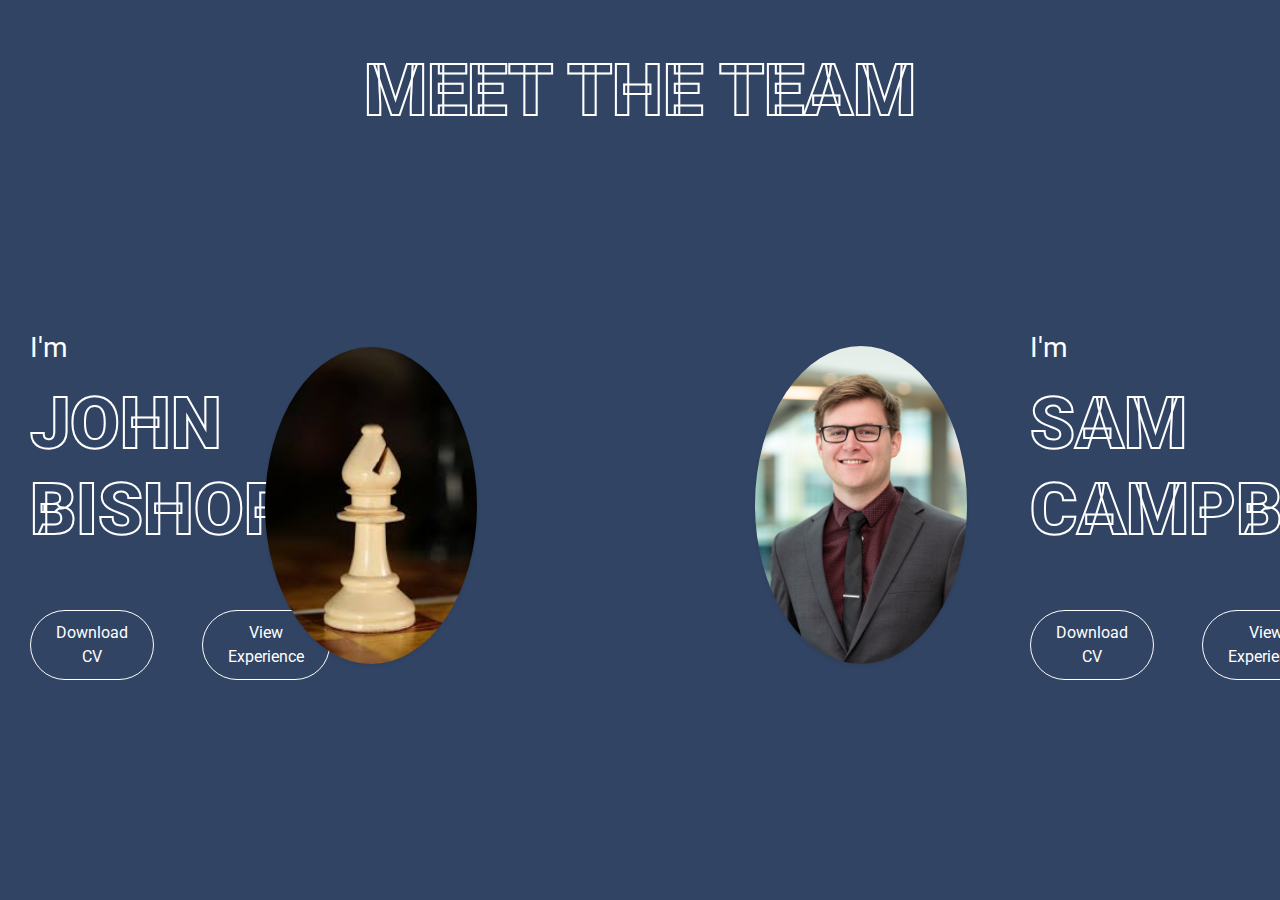
<file: index.html>
<!DOCTYPE html>
<html lang="en">

<head>
    <meta charset="utf-8">
    <title>John Bishop</title>
    <meta content="width=device-width, initial-scale=1.0" name="viewport">
    <meta content="Free HTML Templates" name="keywords">
    <meta content="Free HTML Templates" name="description">

    <!-- Favicon -->
    <link href="img/favicon.ico" rel="icon">

    <!-- Google Web Fonts -->
    <link rel="preconnect" href="https://fonts.gstatic.com">
    <link href="https://fonts.googleapis.com/css2?family=Roboto:wght@300;400;500;700;900&display=swap" rel="stylesheet"> 

    <!-- Font Awesome -->
    <link href="https://cdnjs.cloudflare.com/ajax/libs/font-awesome/5.10.0/css/all.min.css" rel="stylesheet">

    <!-- Libraries Stylesheet -->
    <link href="lib/owlcarousel/assets/owl.carousel.min.css" rel="stylesheet">
    <link href="lib/lightbox/css/lightbox.min.css" rel="stylesheet">

    <!-- Customized Bootstrap Stylesheet -->
    <link href="css/style2.css" rel="stylesheet">

	
</head>

<body data-spy="scroll" data-target=".navbar" data-offset="51" >
        <!-- Header Start -->
	<div class="container-fluid bg-primary d-flex-center align-items-center mb-0 py-5 " id="home" style="min-height: 20vh;">
	<h1 class="display-3 text-uppercase text-primary mb-2" style="-webkit-text-stroke: 2px #ffffff;">Meet the team</h1>
		
	</div>
    <div class="container-fluid bg-primary d-flex align-items-center mb-0 py-5" id="home" style="min-height: 70vh;">
	<div class="container">
            <div class="row align-items-center d-flex-left">
		<div class="col-lg-7 text-center text-lg-left">
                    <h3 class="text-white font-weight-normal mb-3">I'm</h3>
                    <h1 class="display-3 text-uppercase text-primary mb-2" style="-webkit-text-stroke: 2px #ffffff;">John Bishop</h1>
                    <h1 class="typed-text-output d-inline font-weight-lighter text-white"></h1>
                    <div class="typed-text d-none">Professional Engineer, Program Manager, Software Developer</div>
                    <div class="d-flex align-items-center justify-content-center justify-content-lg-start pt-5">
                        
			<a href="downloads/04 Operating Budgets and Variances.pdf" download class="btn btn-outline-light mr-5">Download CV</a>
			<a href="John-Bishop.html" class="btn btn-outline-light mr-5">View Experience</a>
			<!--
                        <button type="button" class="btn-play" data-toggle="modal"
                            data-src="https://www.youtube.com/embed/DWRcNpR6Kdc" data-target="#videoModal">
                            <span></span>
                        </button>
			
                        <h5 class="font-weight-normal text-white m-0 ml-4 d-none d-sm-block">Play Video</h5>
			-->
                    </div>
                </div>
                <div class="col-lg-5 px-5 pl-lg-0 pb-5 pb-lg-0">
                    <img class="img-fluid w-100 rounded-circle shadow-sm" src="img/bishop.jpg" alt="">
                </div>
                
            </div>
        </div>
        <div class="container">
            <div class="row align-items-center d-flex-right">
                <div class="col-lg-5 px-5 pl-lg-0 pb-5 pb-lg-0">
                    <img class="img-fluid w-100 rounded-circle shadow-sm" src="img/Campbell - 1.5.jpeg" alt="">
                </div>
                <div class="col-lg-7 text-center text-lg-left">
                    <h3 class="text-white font-weight-normal mb-3">I'm</h3>
                    <h1 class="display-3 text-uppercase text-primary mb-2" style="-webkit-text-stroke: 2px #ffffff;">Sam Campbell</h1>
                    <h1 class="typed-text-output d-inline font-weight-lighter text-white"></h1>
                    <div class="typed-text d-none">Professional Engineer, Program Manager, Software Developer</div>
                    <div class="d-flex align-items-center justify-content-center justify-content-lg-start pt-5">
                        
			<a href="" class="btn btn-outline-light mr-5">Download CV</a>
			<a href="Sam-Campbell.html" class="btn btn-outline-light mr-5">View Experience</a>
			<!--
                        <button type="button" class="btn-play" data-toggle="modal"
                            data-src="https://www.youtube.com/embed/DWRcNpR6Kdc" data-target="#videoModal">
                            <span></span>
                        </button>
			
                        <h5 class="font-weight-normal text-white m-0 ml-4 d-none d-sm-block">Play Video</h5>
			-->
                    </div>
                </div>
            </div>
        </div>
    </div>
    <!-- Header End -->


</body>

</html>
</file>
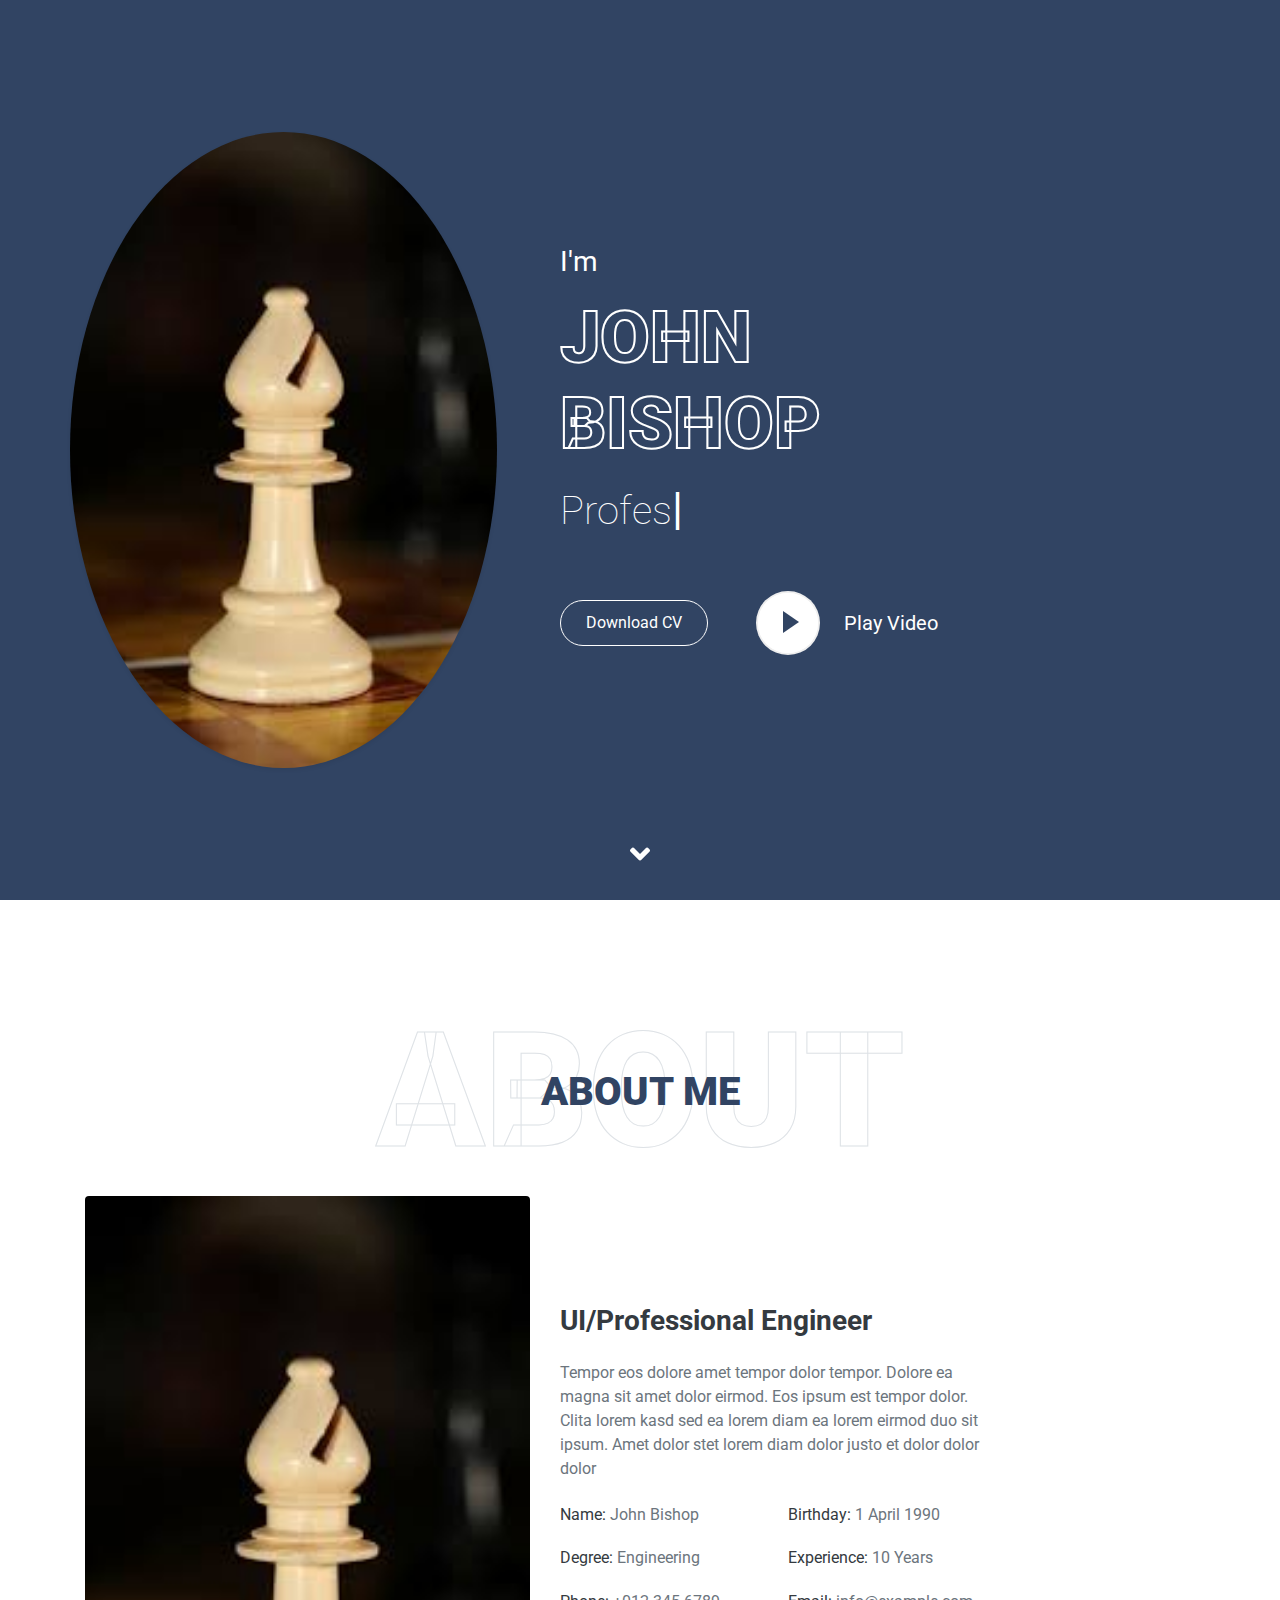
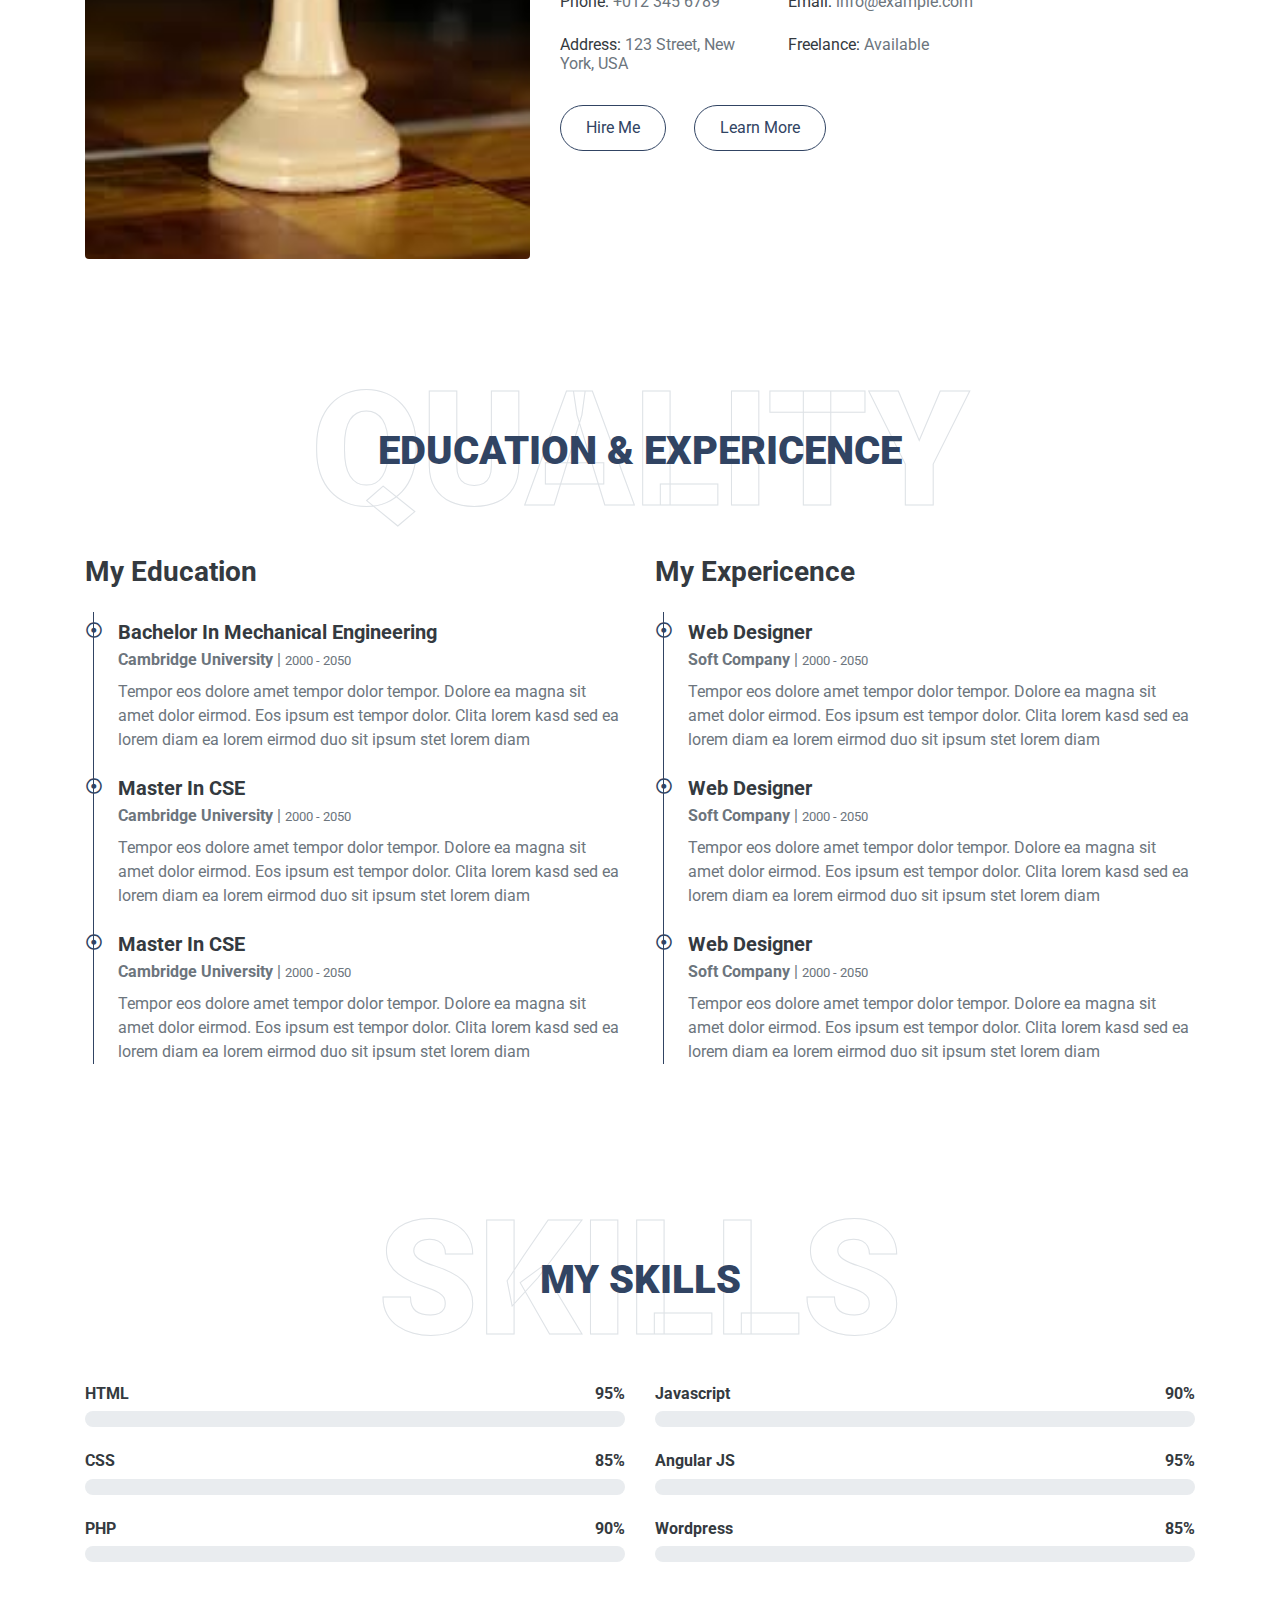
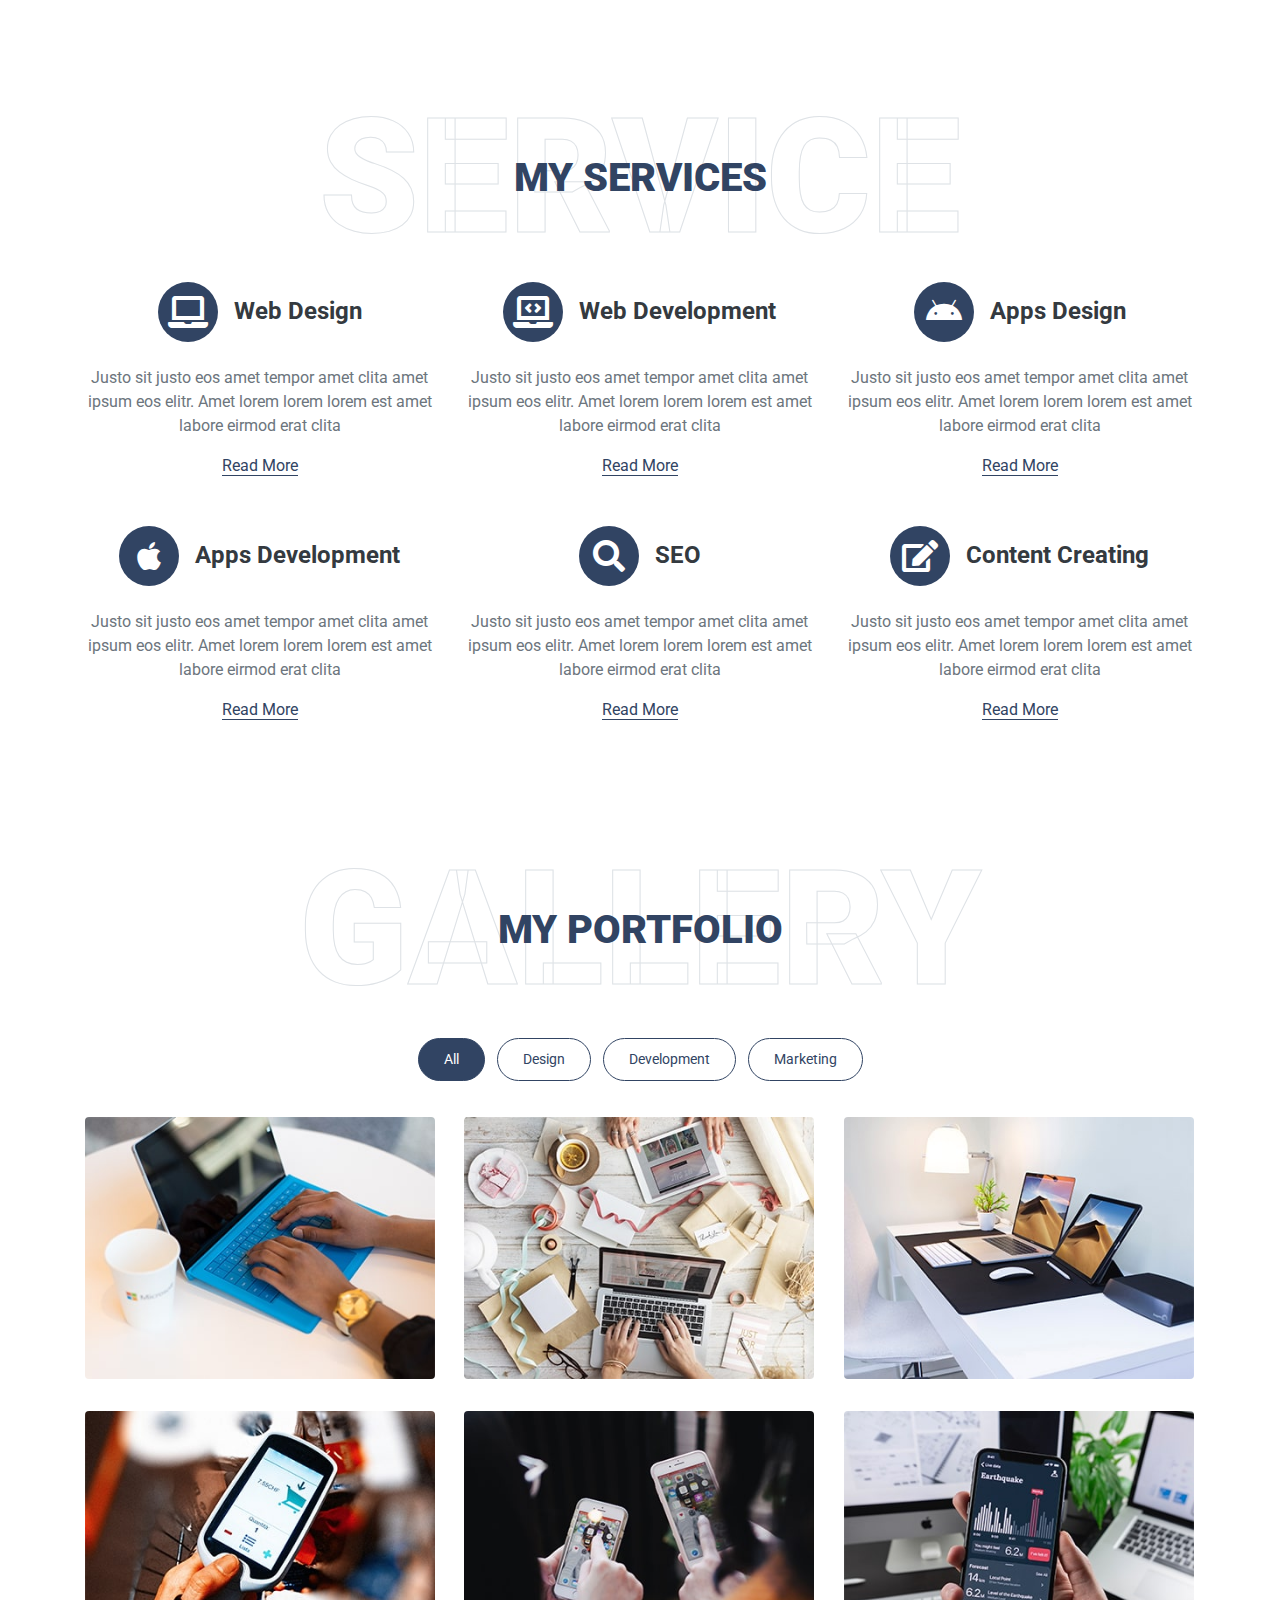
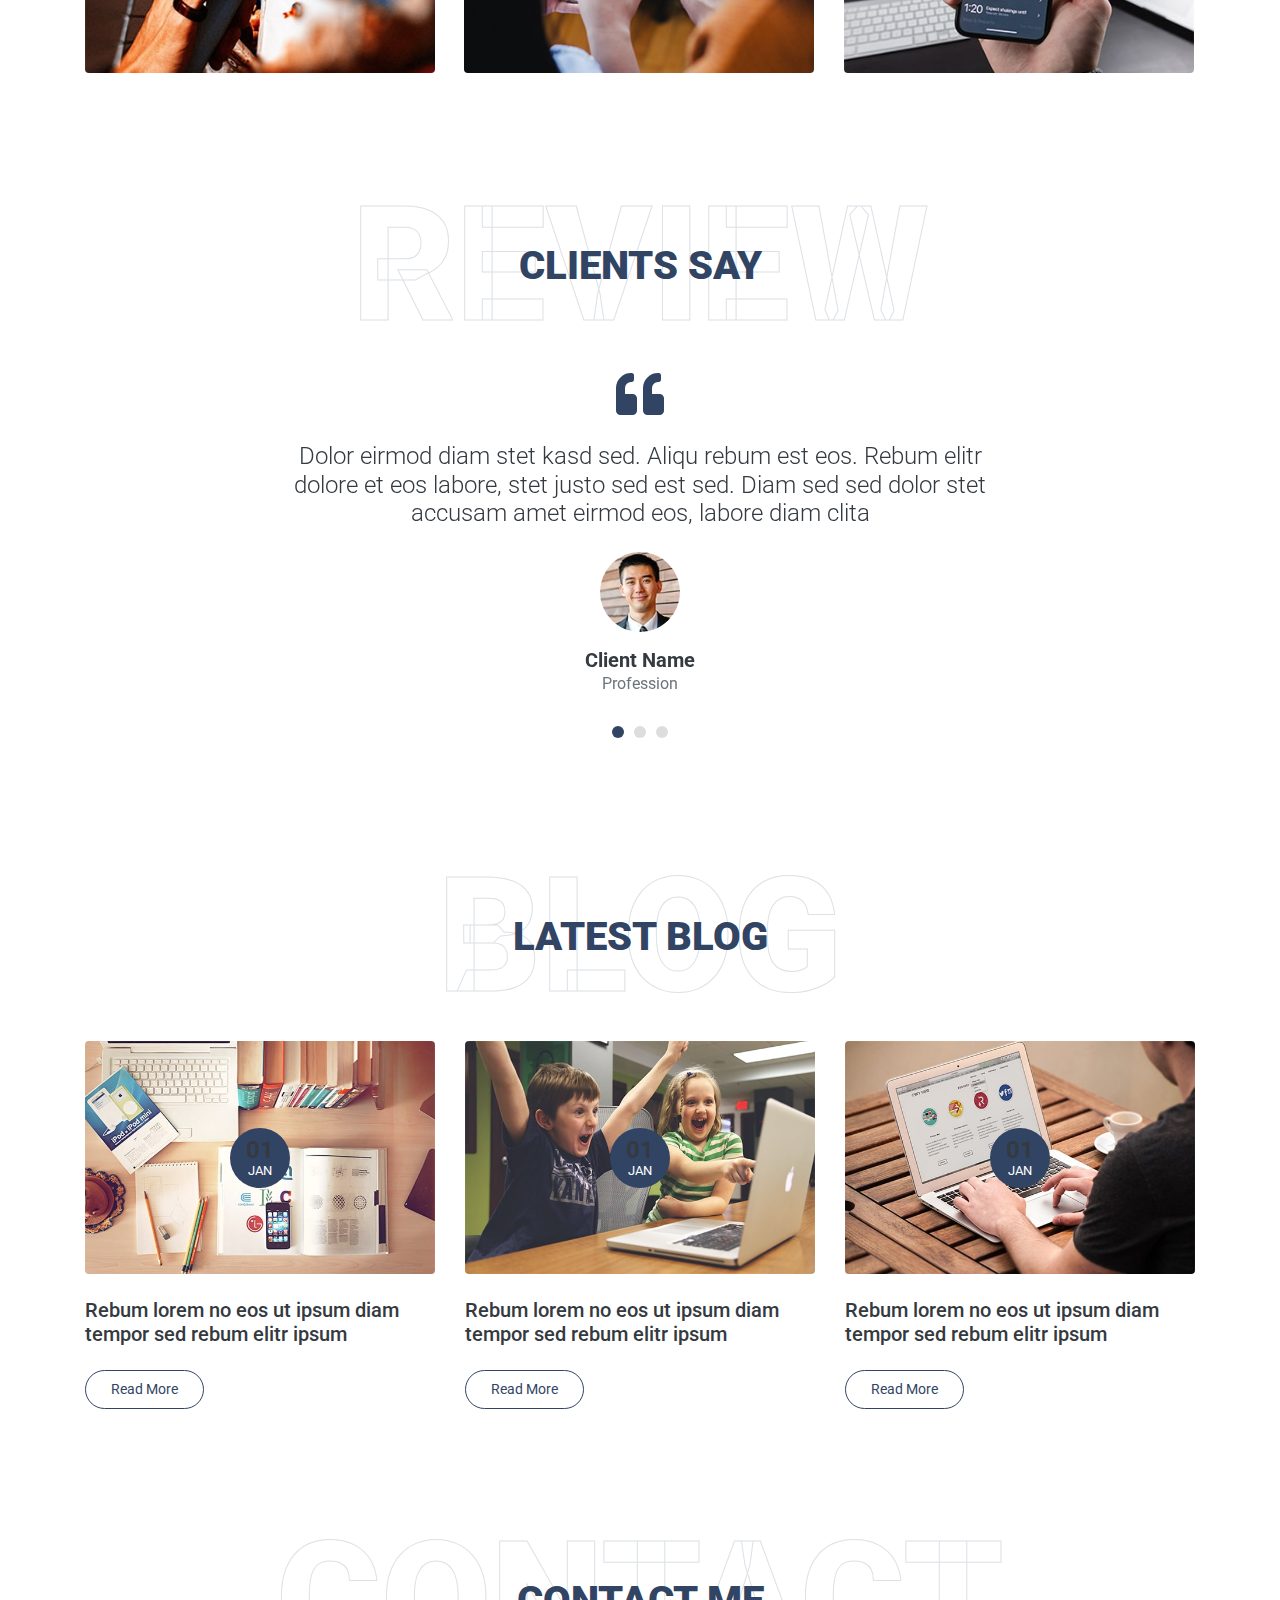
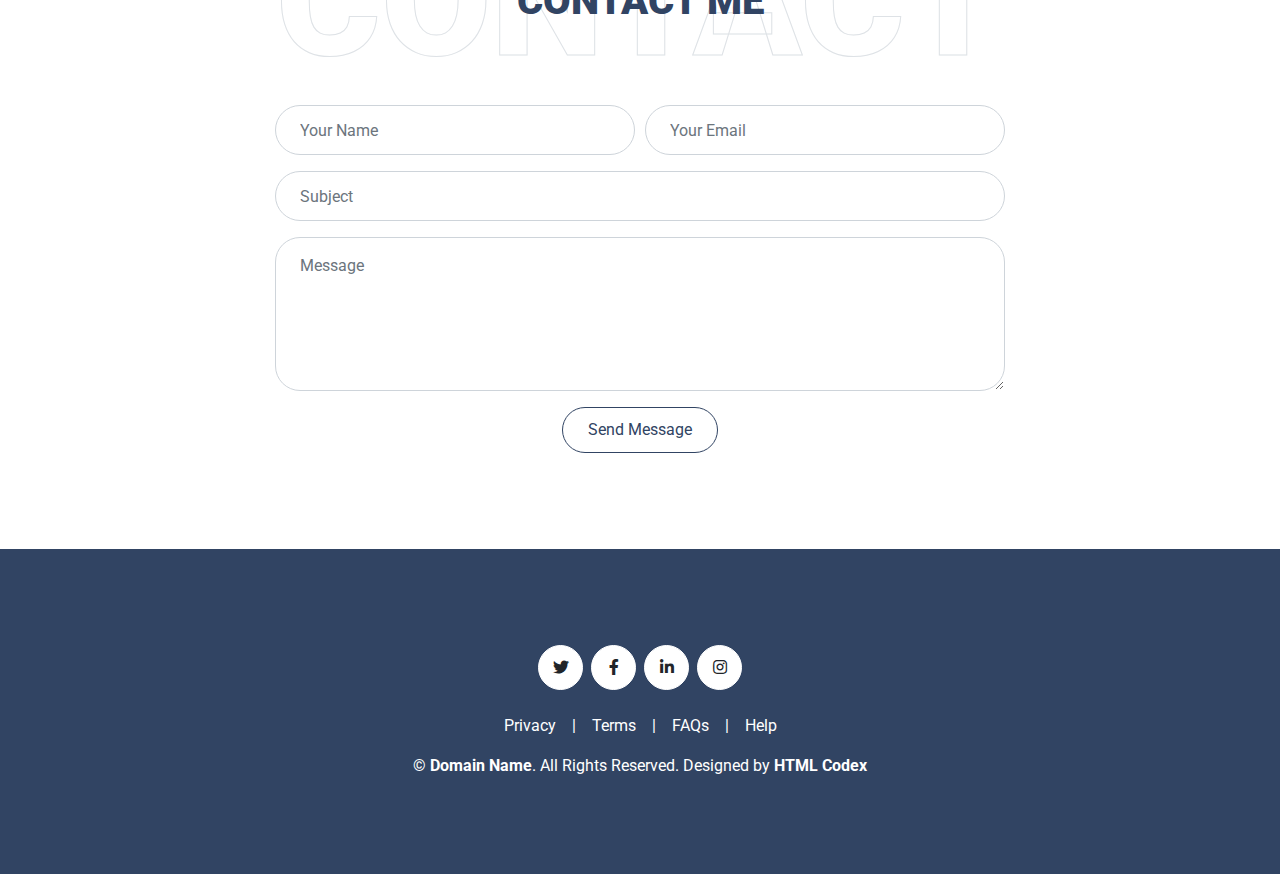
<file: John-Bishop.html>
<!DOCTYPE html>
<html lang="en">

<head>
    <meta charset="utf-8">
    <title>FreeFolio - Freelancer Portfolio Template</title>
    <meta content="width=device-width, initial-scale=1.0" name="viewport">
    <meta content="Free HTML Templates" name="keywords">
    <meta content="Free HTML Templates" name="description">

    <!-- Favicon -->
    <link href="img/faviconJB.ico" rel="icon">

    <!-- Google Web Fonts -->
    <link rel="preconnect" href="https://fonts.gstatic.com">
    <link href="https://fonts.googleapis.com/css2?family=Roboto:wght@300;400;500;700;900&display=swap" rel="stylesheet"> 

    <!-- Font Awesome -->
    <link href="https://cdnjs.cloudflare.com/ajax/libs/font-awesome/5.10.0/css/all.min.css" rel="stylesheet">

    <!-- Libraries Stylesheet -->
    <link href="lib/owlcarousel/assets/owl.carousel.min.css" rel="stylesheet">
    <link href="lib/lightbox/css/lightbox.min.css" rel="stylesheet">

    <!-- Customized Bootstrap Stylesheet -->
    <link href="css/styleabout.css" rel="stylesheet">
</head>

<body data-spy="scroll" data-target=".navbar" data-offset="51">
    <!-- Navbar Start -->
    <nav class="navbar fixed-top shadow-sm navbar-expand-lg bg-light navbar-light py-3 py-lg-0 px-lg-5">
        <a href="index.html" class="navbar-brand ml-lg-3">
            <h1 class="m-0 display-5"><span class="text-primary">Free</span>Folio</h1>
        </a>
        <button type="button" class="navbar-toggler" data-toggle="collapse" data-target="#navbarCollapse">
            <span class="navbar-toggler-icon"></span>
        </button>
        <div class="collapse navbar-collapse px-lg-3" id="navbarCollapse">
            <div class="navbar-nav m-auto py-0">
                <a href="#home" class="nav-item nav-link active">Home</a>
                <a href="#about" class="nav-item nav-link">About</a>
                <a href="#qualification" class="nav-item nav-link">Quality</a>
                <a href="#skill" class="nav-item nav-link">Skill</a>
                <a href="#service" class="nav-item nav-link">Service</a>
                <a href="#portfolio" class="nav-item nav-link">Portfolio</a>
                <a href="#testimonial" class="nav-item nav-link">Review</a>
                <a href="#blog" class="nav-item nav-link">Blog</a>
                <a href="#contact" class="nav-item nav-link">Contact</a>
            </div>
            <a href="" class="btn btn-outline-primary d-none d-lg-block">Hire Me</a>
        </div>
    </nav>
    <!-- Navbar End -->


    <!-- Video Modal Start -->
    <div class="modal fade" id="videoModal" tabindex="-1" role="dialog" aria-labelledby="exampleModalLabel" aria-hidden="true">
        <div class="modal-dialog" role="document">
            <div class="modal-content">
                <div class="modal-body">
                    <button type="button" class="close" data-dismiss="modal" aria-label="Close">
                        <span aria-hidden="true">&times;</span>
                    </button>        
                    <!-- 16:9 aspect ratio -->
                    <div class="embed-responsive embed-responsive-16by9">
                        <iframe class="embed-responsive-item" src="" id="video"  allowscriptaccess="always" allow="autoplay"></iframe>
                    </div>
                </div>
            </div>
        </div>
    </div>
    <!-- Video Modal End -->


    <!-- Header Start -->
    <div class="container-fluid bg-primary d-flex align-items-center mb-5 py-5" id="home" style="min-height: 100vh;">
        <div class="container">
            <div class="row align-items-center">
                <div class="col-lg-5 px-5 pl-lg-0 pb-5 pb-lg-0">
                    <img class="img-fluid w-100 rounded-circle shadow-sm" src="img/bishop.jpg" alt="">
                </div>
                <div class="col-lg-7 text-center text-lg-left">
                    <h3 class="text-white font-weight-normal mb-3">I'm</h3>
                    <h1 class="display-3 text-uppercase text-primary mb-2" style="-webkit-text-stroke: 2px #ffffff;">John Bishop</h1>
                    <h1 class="typed-text-output d-inline font-weight-lighter text-white"></h1>
                    <div class="typed-text d-none">Professional Engineer, Project Manager</div>
                    <div class="d-flex align-items-center justify-content-center justify-content-lg-start pt-5">
                        <a href="" class="btn btn-outline-light mr-5">Download CV</a>
                        <button type="button" class="btn-play" data-toggle="modal"
				data-src="https://www.youtube.com/embed/dQw4w9WgXcQ" data-target="#videoModal">
                            <span></span>
                        </button>
                        <h5 class="font-weight-normal text-white m-0 ml-4 d-none d-sm-block">Play Video</h5>
                    </div>
                </div>
            </div>
        </div>
    </div>
    <!-- Header End -->


    <!-- About Start -->
    <div class="container-fluid py-5" id="about">
        <div class="container">
            <div class="position-relative d-flex align-items-center justify-content-center">
                <h1 class="display-1 text-uppercase text-white" style="-webkit-text-stroke: 1px #dee2e6;">About</h1>
                <h1 class="position-absolute text-uppercase text-primary">About Me</h1>
            </div>
            <div class="row align-items-center">
                <div class="col-lg-5 pb-4 pb-lg-0">
                    <img class="img-fluid rounded w-100" src="img/bishop.jpg" alt="">
                </div>
                <div class="col-lg-7">
                    <h3 class="mb-4">UI/Professional Engineer</h3>
                    <p>Tempor eos dolore amet tempor dolor tempor. Dolore ea magna sit amet dolor eirmod. Eos ipsum est tempor dolor. Clita lorem kasd sed ea lorem diam ea lorem eirmod duo sit ipsum. Amet dolor stet lorem diam dolor justo et dolor dolor dolor</p>
                    <div class="row mb-3">
                        <div class="col-sm-6 py-2"><h6>Name: <span class="text-secondary">John Bishop</span></h6></div>
                        <div class="col-sm-6 py-2"><h6>Birthday: <span class="text-secondary">1 April 1990</span></h6></div>
                        <div class="col-sm-6 py-2"><h6>Degree: <span class="text-secondary">Engineering</span></h6></div>
                        <div class="col-sm-6 py-2"><h6>Experience: <span class="text-secondary">10 Years</span></h6></div>
                        <div class="col-sm-6 py-2"><h6>Phone: <span class="text-secondary">+012 345 6789</span></h6></div>
                        <div class="col-sm-6 py-2"><h6>Email: <span class="text-secondary">info@example.com</span></h6></div>
                        <div class="col-sm-6 py-2"><h6>Address: <span class="text-secondary">123 Street, New York, USA</span></h6></div>
                        <div class="col-sm-6 py-2"><h6>Freelance: <span class="text-secondary">Available</span></h6></div>
                    </div>
                    <a href="" class="btn btn-outline-primary mr-4">Hire Me</a>
                    <a href="" class="btn btn-outline-primary">Learn More</a>
                </div>
            </div>
        </div>
    </div>
    <!-- About End -->


    <!-- Qualification Start -->
    <div class="container-fluid py-5" id="qualification">
        <div class="container">
            <div class="position-relative d-flex align-items-center justify-content-center">
                <h1 class="display-1 text-uppercase text-white" style="-webkit-text-stroke: 1px #dee2e6;">Quality</h1>
                <h1 class="position-absolute text-uppercase text-primary">Education & Expericence</h1>
            </div>
            <div class="row align-items-center">
                <div class="col-lg-6">
                    <h3 class="mb-4">My Education</h3>
                    <div class="border-left border-primary pt-2 pl-4 ml-2">
                        <div class="position-relative mb-4">
                            <i class="far fa-dot-circle text-primary position-absolute" style="top: 2px; left: -32px;"></i>
                            <h5 class="font-weight-bold mb-1">Bachelor In Mechanical Engineering</h5>
                            <p class="mb-2"><strong>Cambridge University</strong> | <small>2000 - 2050</small></p>
                            <p>Tempor eos dolore amet tempor dolor tempor. Dolore ea magna sit amet dolor eirmod. Eos ipsum est tempor dolor. Clita lorem kasd sed ea lorem diam ea lorem eirmod duo sit ipsum stet lorem diam</p>
                        </div>
                        <div class="position-relative mb-4">
                            <i class="far fa-dot-circle text-primary position-absolute" style="top: 2px; left: -32px;"></i>
                            <h5 class="font-weight-bold mb-1">Master In CSE</h5>
                            <p class="mb-2"><strong>Cambridge University</strong> | <small>2000 - 2050</small></p>
                            <p>Tempor eos dolore amet tempor dolor tempor. Dolore ea magna sit amet dolor eirmod. Eos ipsum est tempor dolor. Clita lorem kasd sed ea lorem diam ea lorem eirmod duo sit ipsum stet lorem diam</p>
                        </div>
                        <div class="position-relative mb-4">
                            <i class="far fa-dot-circle text-primary position-absolute" style="top: 2px; left: -32px;"></i>
                            <h5 class="font-weight-bold mb-1">Master In CSE</h5>
                            <p class="mb-2"><strong>Cambridge University</strong> | <small>2000 - 2050</small></p>
                            <p>Tempor eos dolore amet tempor dolor tempor. Dolore ea magna sit amet dolor eirmod. Eos ipsum est tempor dolor. Clita lorem kasd sed ea lorem diam ea lorem eirmod duo sit ipsum stet lorem diam</p>
                        </div>
                    </div>
                </div>
                <div class="col-lg-6">
                    <h3 class="mb-4">My Expericence</h3>
                    <div class="border-left border-primary pt-2 pl-4 ml-2">
                        <div class="position-relative mb-4">
                            <i class="far fa-dot-circle text-primary position-absolute" style="top: 2px; left: -32px;"></i>
                            <h5 class="font-weight-bold mb-1">Web Designer</h5>
                            <p class="mb-2"><strong>Soft Company</strong> | <small>2000 - 2050</small></p>
                            <p>Tempor eos dolore amet tempor dolor tempor. Dolore ea magna sit amet dolor eirmod. Eos ipsum est tempor dolor. Clita lorem kasd sed ea lorem diam ea lorem eirmod duo sit ipsum stet lorem diam</p>
                        </div>
                        <div class="position-relative mb-4">
                            <i class="far fa-dot-circle text-primary position-absolute" style="top: 2px; left: -32px;"></i>
                            <h5 class="font-weight-bold mb-1">Web Designer</h5>
                            <p class="mb-2"><strong>Soft Company</strong> | <small>2000 - 2050</small></p>
                            <p>Tempor eos dolore amet tempor dolor tempor. Dolore ea magna sit amet dolor eirmod. Eos ipsum est tempor dolor. Clita lorem kasd sed ea lorem diam ea lorem eirmod duo sit ipsum stet lorem diam</p>
                        </div>
                        <div class="position-relative mb-4">
                            <i class="far fa-dot-circle text-primary position-absolute" style="top: 2px; left: -32px;"></i>
                            <h5 class="font-weight-bold mb-1">Web Designer</h5>
                            <p class="mb-2"><strong>Soft Company</strong> | <small>2000 - 2050</small></p>
                            <p>Tempor eos dolore amet tempor dolor tempor. Dolore ea magna sit amet dolor eirmod. Eos ipsum est tempor dolor. Clita lorem kasd sed ea lorem diam ea lorem eirmod duo sit ipsum stet lorem diam</p>
                        </div>
                    </div>
                </div>
            </div>
        </div>
    </div>
    <!-- Qualification End -->


    <!-- Skill Start -->
    <div class="container-fluid py-5" id="skill">
        <div class="container">
            <div class="position-relative d-flex align-items-center justify-content-center">
                <h1 class="display-1 text-uppercase text-white" style="-webkit-text-stroke: 1px #dee2e6;">Skills</h1>
                <h1 class="position-absolute text-uppercase text-primary">My Skills</h1>
            </div>
            <div class="row align-items-center">
                <div class="col-md-6">
                    <div class="skill mb-4">
                        <div class="d-flex justify-content-between">
                            <h6 class="font-weight-bold">HTML</h6>
                            <h6 class="font-weight-bold">95%</h6>
                        </div>
                        <div class="progress">
                            <div class="progress-bar bg-primary" role="progressbar" aria-valuenow="95" aria-valuemin="0" aria-valuemax="100"></div>
                        </div>
                    </div>
                    <div class="skill mb-4">
                        <div class="d-flex justify-content-between">
                            <h6 class="font-weight-bold">CSS</h6>
                            <h6 class="font-weight-bold">85%</h6>
                        </div>
                        <div class="progress">
                            <div class="progress-bar bg-warning" role="progressbar" aria-valuenow="85" aria-valuemin="0" aria-valuemax="100"></div>
                        </div>
                    </div>
                    <div class="skill mb-4">
                        <div class="d-flex justify-content-between">
                            <h6 class="font-weight-bold">PHP</h6>
                            <h6 class="font-weight-bold">90%</h6>
                        </div>
                        <div class="progress">
                            <div class="progress-bar bg-danger" role="progressbar" aria-valuenow="90" aria-valuemin="0" aria-valuemax="100"></div>
                        </div>
                    </div>
                </div>
                <div class="col-md-6">
                    <div class="skill mb-4">
                        <div class="d-flex justify-content-between">
                            <h6 class="font-weight-bold">Javascript</h6>
                            <h6 class="font-weight-bold">90%</h6>
                        </div>
                        <div class="progress">
                            <div class="progress-bar bg-danger" role="progressbar" aria-valuenow="90" aria-valuemin="0" aria-valuemax="100"></div>
                        </div>
                    </div>
                    <div class="skill mb-4">
                        <div class="d-flex justify-content-between">
                            <h6 class="font-weight-bold">Angular JS</h6>
                            <h6 class="font-weight-bold">95%</h6>
                        </div>
                        <div class="progress">
                            <div class="progress-bar bg-dark" role="progressbar" aria-valuenow="95" aria-valuemin="0" aria-valuemax="100"></div>
                        </div>
                    </div>
                    <div class="skill mb-4">
                        <div class="d-flex justify-content-between">
                            <h6 class="font-weight-bold">Wordpress</h6>
                            <h6 class="font-weight-bold">85%</h6>
                        </div>
                        <div class="progress">
                            <div class="progress-bar bg-info" role="progressbar" aria-valuenow="85" aria-valuemin="0" aria-valuemax="100"></div>
                        </div>
                    </div>
                </div>
            </div>
        </div>
    </div>
    <!-- Skill End -->


    <!-- Services Start -->
    <div class="container-fluid pt-5" id="service">
        <div class="container">
            <div class="position-relative d-flex align-items-center justify-content-center">
                <h1 class="display-1 text-uppercase text-white" style="-webkit-text-stroke: 1px #dee2e6;">Service</h1>
                <h1 class="position-absolute text-uppercase text-primary">My Services</h1>
            </div>
            <div class="row pb-3">
                <div class="col-lg-4 col-md-6 text-center mb-5">
                    <div class="d-flex align-items-center justify-content-center mb-4">
                        <i class="fa fa-2x fa-laptop service-icon bg-primary text-white mr-3"></i>
                        <h4 class="font-weight-bold m-0">Web Design</h4>
                    </div>
                    <p>Justo sit justo eos amet tempor amet clita amet ipsum eos elitr. Amet lorem lorem lorem est amet labore eirmod erat clita</p>
                    <a class="border-bottom border-primary text-decoration-none" href="">Read More</a>
                </div>
                <div class="col-lg-4 col-md-6 text-center mb-5">
                    <div class="d-flex align-items-center justify-content-center mb-4">
                        <i class="fa fa-2x fa-laptop-code service-icon bg-primary text-white mr-3"></i>
                        <h4 class="font-weight-bold m-0">Web Development</h4>
                    </div>
                    <p>Justo sit justo eos amet tempor amet clita amet ipsum eos elitr. Amet lorem lorem lorem est amet labore eirmod erat clita</p>
                    <a class="border-bottom border-primary text-decoration-none" href="">Read More</a>
                </div>
                <div class="col-lg-4 col-md-6 text-center mb-5">
                    <div class="d-flex align-items-center justify-content-center mb-4">
                        <i class="fab fa-2x fa-android service-icon bg-primary text-white mr-3"></i>
                        <h4 class="font-weight-bold m-0">Apps Design</h4>
                    </div>
                    <p>Justo sit justo eos amet tempor amet clita amet ipsum eos elitr. Amet lorem lorem lorem est amet labore eirmod erat clita</p>
                    <a class="border-bottom border-primary text-decoration-none" href="">Read More</a>
                </div>
                <div class="col-lg-4 col-md-6 text-center mb-5">
                    <div class="d-flex align-items-center justify-content-center mb-4">
                        <i class="fab fa-2x fa-apple service-icon bg-primary text-white mr-3"></i>
                        <h4 class="font-weight-bold m-0">Apps Development</h4>
                    </div>
                    <p>Justo sit justo eos amet tempor amet clita amet ipsum eos elitr. Amet lorem lorem lorem est amet labore eirmod erat clita</p>
                    <a class="border-bottom border-primary text-decoration-none" href="">Read More</a>
                </div>
                <div class="col-lg-4 col-md-6 text-center mb-5">
                    <div class="d-flex align-items-center justify-content-center mb-4">
                        <i class="fa fa-2x fa-search service-icon bg-primary text-white mr-3"></i>
                        <h4 class="font-weight-bold m-0">SEO</h4>
                    </div>
                    <p>Justo sit justo eos amet tempor amet clita amet ipsum eos elitr. Amet lorem lorem lorem est amet labore eirmod erat clita</p>
                    <a class="border-bottom border-primary text-decoration-none" href="">Read More</a>
                </div>
                <div class="col-lg-4 col-md-6 text-center mb-5">
                    <div class="d-flex align-items-center justify-content-center mb-4">
                        <i class="fa fa-2x fa-edit service-icon bg-primary text-white mr-3"></i>
                        <h4 class="font-weight-bold m-0">Content Creating</h4>
                    </div>
                    <p>Justo sit justo eos amet tempor amet clita amet ipsum eos elitr. Amet lorem lorem lorem est amet labore eirmod erat clita</p>
                    <a class="border-bottom border-primary text-decoration-none" href="">Read More</a>
                </div>
            </div>
        </div>
    </div>
    <!-- Services End -->


    <!-- Portfolio Start -->
    <div class="container-fluid pt-5 pb-3" id="portfolio">
        <div class="container">
            <div class="position-relative d-flex align-items-center justify-content-center">
                <h1 class="display-1 text-uppercase text-white" style="-webkit-text-stroke: 1px #dee2e6;">Gallery</h1>
                <h1 class="position-absolute text-uppercase text-primary">My Portfolio</h1>
            </div>
            <div class="row">
                <div class="col-12 text-center mb-2">
                    <ul class="list-inline mb-4" id="portfolio-flters">
                        <li class="btn btn-sm btn-outline-primary m-1 active"  data-filter="*">All</li>
                        <li class="btn btn-sm btn-outline-primary m-1" data-filter=".first">Design</li>
                        <li class="btn btn-sm btn-outline-primary m-1" data-filter=".second">Development</li>
                        <li class="btn btn-sm btn-outline-primary m-1" data-filter=".third">Marketing</li>
                    </ul>
                </div>
            </div>
            <div class="row portfolio-container">
                <div class="col-lg-4 col-md-6 mb-4 portfolio-item first">
                    <div class="position-relative overflow-hidden mb-2">
                        <img class="img-fluid rounded w-100" src="img/portfolio-1.jpg" alt="">
                        <div class="portfolio-btn bg-primary d-flex align-items-center justify-content-center">
                            <a href="img/portfolio-1.jpg" data-lightbox="portfolio">
                                <i class="fa fa-plus text-white" style="font-size: 60px;"></i>
                            </a>
                        </div>
                    </div>
                </div>
                <div class="col-lg-4 col-md-6 mb-4 portfolio-item second">
                    <div class="position-relative overflow-hidden mb-2">
                        <img class="img-fluid rounded w-100" src="img/portfolio-2.jpg" alt="">
                        <div class="portfolio-btn bg-primary d-flex align-items-center justify-content-center">
                            <a href="img/portfolio-2.jpg" data-lightbox="portfolio">
                                <i class="fa fa-plus text-white" style="font-size: 60px;"></i>
                            </a>
                        </div>
                    </div>
                </div>
                <div class="col-lg-4 col-md-6 mb-4 portfolio-item third">
                    <div class="position-relative overflow-hidden mb-2">
                        <img class="img-fluid rounded w-100" src="img/portfolio-3.jpg" alt="">
                        <div class="portfolio-btn bg-primary d-flex align-items-center justify-content-center">
                            <a href="img/portfolio-3.jpg" data-lightbox="portfolio">
                                <i class="fa fa-plus text-white" style="font-size: 60px;"></i>
                            </a>
                        </div>
                    </div>
                </div>
                <div class="col-lg-4 col-md-6 mb-4 portfolio-item first">
                    <div class="position-relative overflow-hidden mb-2">
                        <img class="img-fluid rounded w-100" src="img/portfolio-4.jpg" alt="">
                        <div class="portfolio-btn bg-primary d-flex align-items-center justify-content-center">
                            <a href="img/portfolio-4.jpg" data-lightbox="portfolio">
                                <i class="fa fa-plus text-white" style="font-size: 60px;"></i>
                            </a>
                        </div>
                    </div>
                </div>
                <div class="col-lg-4 col-md-6 mb-4 portfolio-item second">
                    <div class="position-relative overflow-hidden mb-2">
                        <img class="img-fluid rounded w-100" src="img/portfolio-5.jpg" alt="">
                        <div class="portfolio-btn bg-primary d-flex align-items-center justify-content-center">
                            <a href="img/portfolio-5.jpg" data-lightbox="portfolio">
                                <i class="fa fa-plus text-white" style="font-size: 60px;"></i>
                            </a>
                        </div>
                    </div>
                </div>
                <div class="col-lg-4 col-md-6 mb-4 portfolio-item third">
                    <div class="position-relative overflow-hidden mb-2">
                        <img class="img-fluid rounded w-100" src="img/portfolio-6.jpg" alt="">
                        <div class="portfolio-btn bg-primary d-flex align-items-center justify-content-center">
                            <a href="img/portfolio-6.jpg" data-lightbox="portfolio">
                                <i class="fa fa-plus text-white" style="font-size: 60px;"></i>
                            </a>
                        </div>
                    </div>
                </div>
            </div>
        </div>
    </div>
    <!-- Portfolio End -->


    <!-- Testimonial Start -->
    <div class="container-fluid py-5" id="testimonial">
        <div class="container">
            <div class="position-relative d-flex align-items-center justify-content-center">
                <h1 class="display-1 text-uppercase text-white" style="-webkit-text-stroke: 1px #dee2e6;">Review</h1>
                <h1 class="position-absolute text-uppercase text-primary">Clients Say</h1>
            </div>
            <div class="row justify-content-center">
                <div class="col-lg-8">
                    <div class="owl-carousel testimonial-carousel">
                        <div class="text-center">
                            <i class="fa fa-3x fa-quote-left text-primary mb-4"></i>
                            <h4 class="font-weight-light mb-4">Dolor eirmod diam stet kasd sed. Aliqu rebum est eos. Rebum elitr dolore et eos labore, stet justo sed est sed. Diam sed sed dolor stet accusam amet eirmod eos, labore diam clita</h4>
                            <img class="img-fluid rounded-circle mx-auto mb-3" src="img/testimonial-1.jpg" style="width: 80px; height: 80px;">
                            <h5 class="font-weight-bold m-0">Client Name</h5>
                            <span>Profession</span>
                        </div>
                        <div class="text-center">
                            <i class="fa fa-3x fa-quote-left text-primary mb-4"></i>
                            <h4 class="font-weight-light mb-4">Dolor eirmod diam stet kasd sed. Aliqu rebum est eos. Rebum elitr dolore et eos labore, stet justo sed est sed. Diam sed sed dolor stet accusam amet eirmod eos, labore diam clita</h4>
                            <img class="img-fluid rounded-circle mx-auto mb-3" src="img/testimonial-2.jpg" style="width: 80px; height: 80px;">
                            <h5 class="font-weight-bold m-0">Client Name</h5>
                            <span>Profession</span>
                        </div>
                        <div class="text-center">
                            <i class="fa fa-3x fa-quote-left text-primary mb-4"></i>
                            <h4 class="font-weight-light mb-4">Dolor eirmod diam stet kasd sed. Aliqu rebum est eos. Rebum elitr dolore et eos labore, stet justo sed est sed. Diam sed sed dolor stet accusam amet eirmod eos, labore diam clita</h4>
                            <img class="img-fluid rounded-circle mx-auto mb-3" src="img/testimonial-3.jpg" style="width: 80px; height: 80px;">
                            <h5 class="font-weight-bold m-0">Client Name</h5>
                            <span>Profession</span>
                        </div>
                    </div>
                </div>
            </div>
        </div>
    </div>
    <!-- Testimonial End -->


    <!-- Blog Start -->
    <div class="container-fluid pt-5" id="blog">
        <div class="container">
            <div class="position-relative d-flex align-items-center justify-content-center">
                <h1 class="display-1 text-uppercase text-white" style="-webkit-text-stroke: 1px #dee2e6;">Blog</h1>
                <h1 class="position-absolute text-uppercase text-primary">Latest Blog</h1>
            </div>
            <div class="row">
                <div class="col-lg-4 mb-5">
                    <div class="position-relative mb-4">
                        <img class="img-fluid rounded w-100" src="img/blog-1.jpg" alt="">
                        <div class="blog-date">
                            <h4 class="font-weight-bold mb-n1">01</h4>
                            <small class="text-white text-uppercase">Jan</small>
                        </div>
                    </div>
                    <h5 class="font-weight-medium mb-4">Rebum lorem no eos ut ipsum diam tempor sed rebum elitr ipsum</h5>
                    <a class="btn btn-sm btn-outline-primary py-2" href="">Read More</a>
                </div>
                <div class="col-lg-4 mb-5">
                    <div class="position-relative mb-4">
                        <img class="img-fluid rounded w-100" src="img/blog-2.jpg" alt="">
                        <div class="blog-date">
                            <h4 class="font-weight-bold mb-n1">01</h4>
                            <small class="text-white text-uppercase">Jan</small>
                        </div>
                    </div>
                    <h5 class="font-weight-medium mb-4">Rebum lorem no eos ut ipsum diam tempor sed rebum elitr ipsum</h5>
                    <a class="btn btn-sm btn-outline-primary py-2" href="">Read More</a>
                </div>
                <div class="col-lg-4 mb-5">
                    <div class="position-relative mb-4">
                        <img class="img-fluid rounded w-100" src="img/blog-3.jpg" alt="">
                        <div class="blog-date">
                            <h4 class="font-weight-bold mb-n1">01</h4>
                            <small class="text-white text-uppercase">Jan</small>
                        </div>
                    </div>
                    <h5 class="font-weight-medium mb-4">Rebum lorem no eos ut ipsum diam tempor sed rebum elitr ipsum</h5>
                    <a class="btn btn-sm btn-outline-primary py-2" href="">Read More</a>
                </div>
            </div>
        </div>
    </div>
    <!-- Blog End -->


    <!-- Contact Start -->
    <div class="container-fluid py-5" id="contact">
        <div class="container">
            <div class="position-relative d-flex align-items-center justify-content-center">
                <h1 class="display-1 text-uppercase text-white" style="-webkit-text-stroke: 1px #dee2e6;">Contact</h1>
                <h1 class="position-absolute text-uppercase text-primary">Contact Me</h1>
            </div>
            <div class="row justify-content-center">
                <div class="col-lg-8">
                    <div class="contact-form text-center">
                        <div id="success"></div>
                        <form name="sentMessage" id="contactForm" novalidate="novalidate">
                            <div class="form-row">
                                <div class="control-group col-sm-6">
                                    <input type="text" class="form-control p-4" id="name" placeholder="Your Name"
                                        required="required" data-validation-required-message="Please enter your name" />
                                    <p class="help-block text-danger"></p>
                                </div>
                                <div class="control-group col-sm-6">
                                    <input type="email" class="form-control p-4" id="email" placeholder="Your Email"
                                        required="required" data-validation-required-message="Please enter your email" />
                                    <p class="help-block text-danger"></p>
                                </div>
                            </div>
                            <div class="control-group">
                                <input type="text" class="form-control p-4" id="subject" placeholder="Subject"
                                    required="required" data-validation-required-message="Please enter a subject" />
                                <p class="help-block text-danger"></p>
                            </div>
                            <div class="control-group">
                                <textarea class="form-control py-3 px-4" rows="5" id="message" placeholder="Message"
                                    required="required"
                                    data-validation-required-message="Please enter your message"></textarea>
                                <p class="help-block text-danger"></p>
                            </div>
                            <div>
                                <button class="btn btn-outline-primary" type="submit" id="sendMessageButton">Send
                                    Message</button>
                            </div>
                        </form>
                    </div>
                </div>
            </div>
        </div>
    </div>
    <!-- Contact End -->


    <!-- Footer Start -->
    <div class="container-fluid bg-primary text-white mt-5 py-5 px-sm-3 px-md-5">
        <div class="container text-center py-5">
            <div class="d-flex justify-content-center mb-4">
                <a class="btn btn-light btn-social mr-2" href="#"><i class="fab fa-twitter"></i></a>
                <a class="btn btn-light btn-social mr-2" href="#"><i class="fab fa-facebook-f"></i></a>
                <a class="btn btn-light btn-social mr-2" href="#"><i class="fab fa-linkedin-in"></i></a>
                <a class="btn btn-light btn-social" href="#"><i class="fab fa-instagram"></i></a>
            </div>
            <div class="d-flex justify-content-center mb-3">
                <a class="text-white" href="#">Privacy</a>
                <span class="px-3">|</span>
                <a class="text-white" href="#">Terms</a>
                <span class="px-3">|</span>
                <a class="text-white" href="#">FAQs</a>
                <span class="px-3">|</span>
                <a class="text-white" href="#">Help</a>
            </div>
            <p class="m-0">&copy; <a class="text-white font-weight-bold" href="#">Domain Name</a>. All Rights Reserved. Designed by <a class="text-white font-weight-bold" href="https://htmlcodex.com">HTML Codex</a>
            </p>
        </div>
    </div>
    <!-- Footer End -->

    <!-- Scroll to Bottom -->
    <i class="fa fa-2x fa-angle-down text-white scroll-to-bottom"></i>

    <!-- Back to Top -->
    <a href="#" class="btn btn-outline-dark px-0 back-to-top"><i class="fa fa-angle-double-up"></i></a>


    <!-- JavaScript Libraries -->
    <script src="https://code.jquery.com/jquery-3.4.1.min.js"></script>
    <script src="https://stackpath.bootstrapcdn.com/bootstrap/4.4.1/js/bootstrap.bundle.min.js"></script>
    <script src="lib/typed/typed.min.js"></script>
    <script src="lib/easing/easing.min.js"></script>
    <script src="lib/waypoints/waypoints.min.js"></script>
    <script src="lib/owlcarousel/owl.carousel.min.js"></script>
    <script src="lib/isotope/isotope.pkgd.min.js"></script>
    <script src="lib/lightbox/js/lightbox.min.js"></script>

    <!-- Contact Javascript File -->
    <script src="mail/jqBootstrapValidation.min.js"></script>
    <script src="mail/contact.js"></script>

    <!-- Template Javascript -->
    <script src="js/main.js"></script>
</body>

</html>
</file>
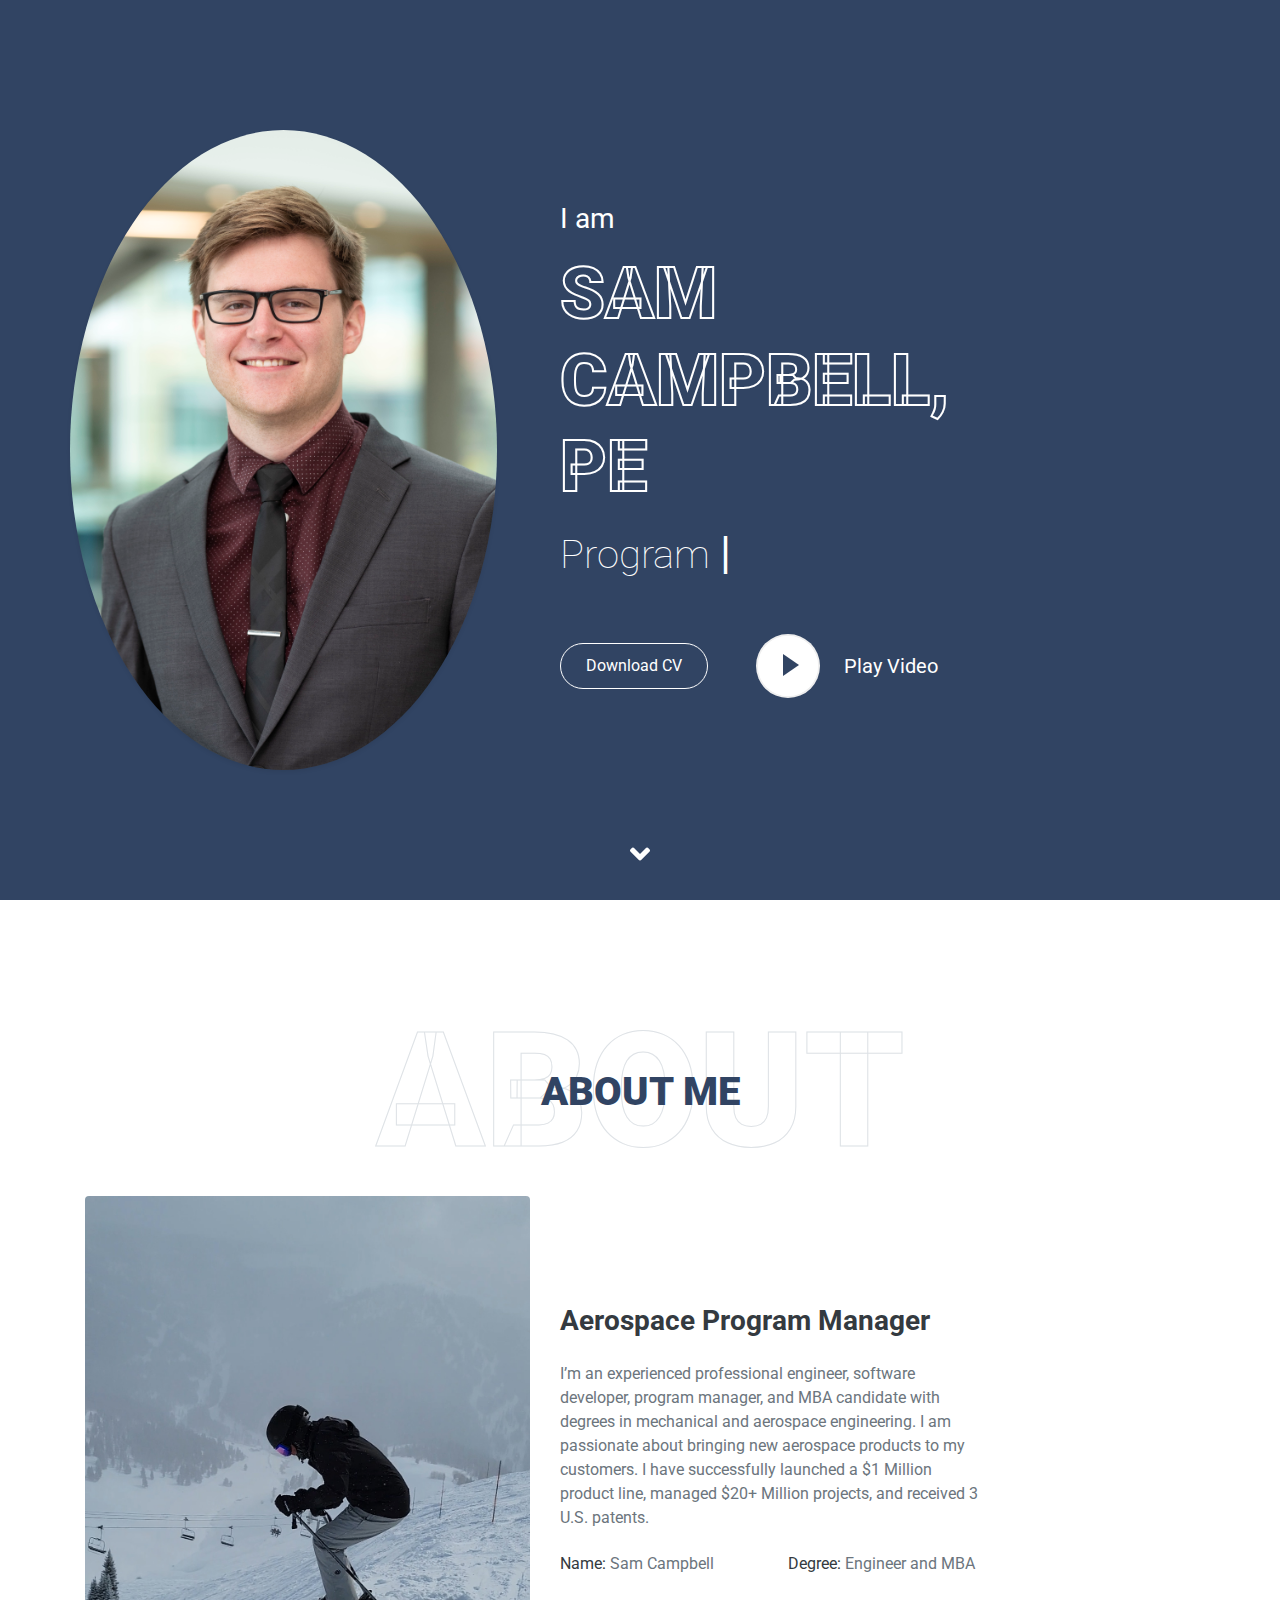
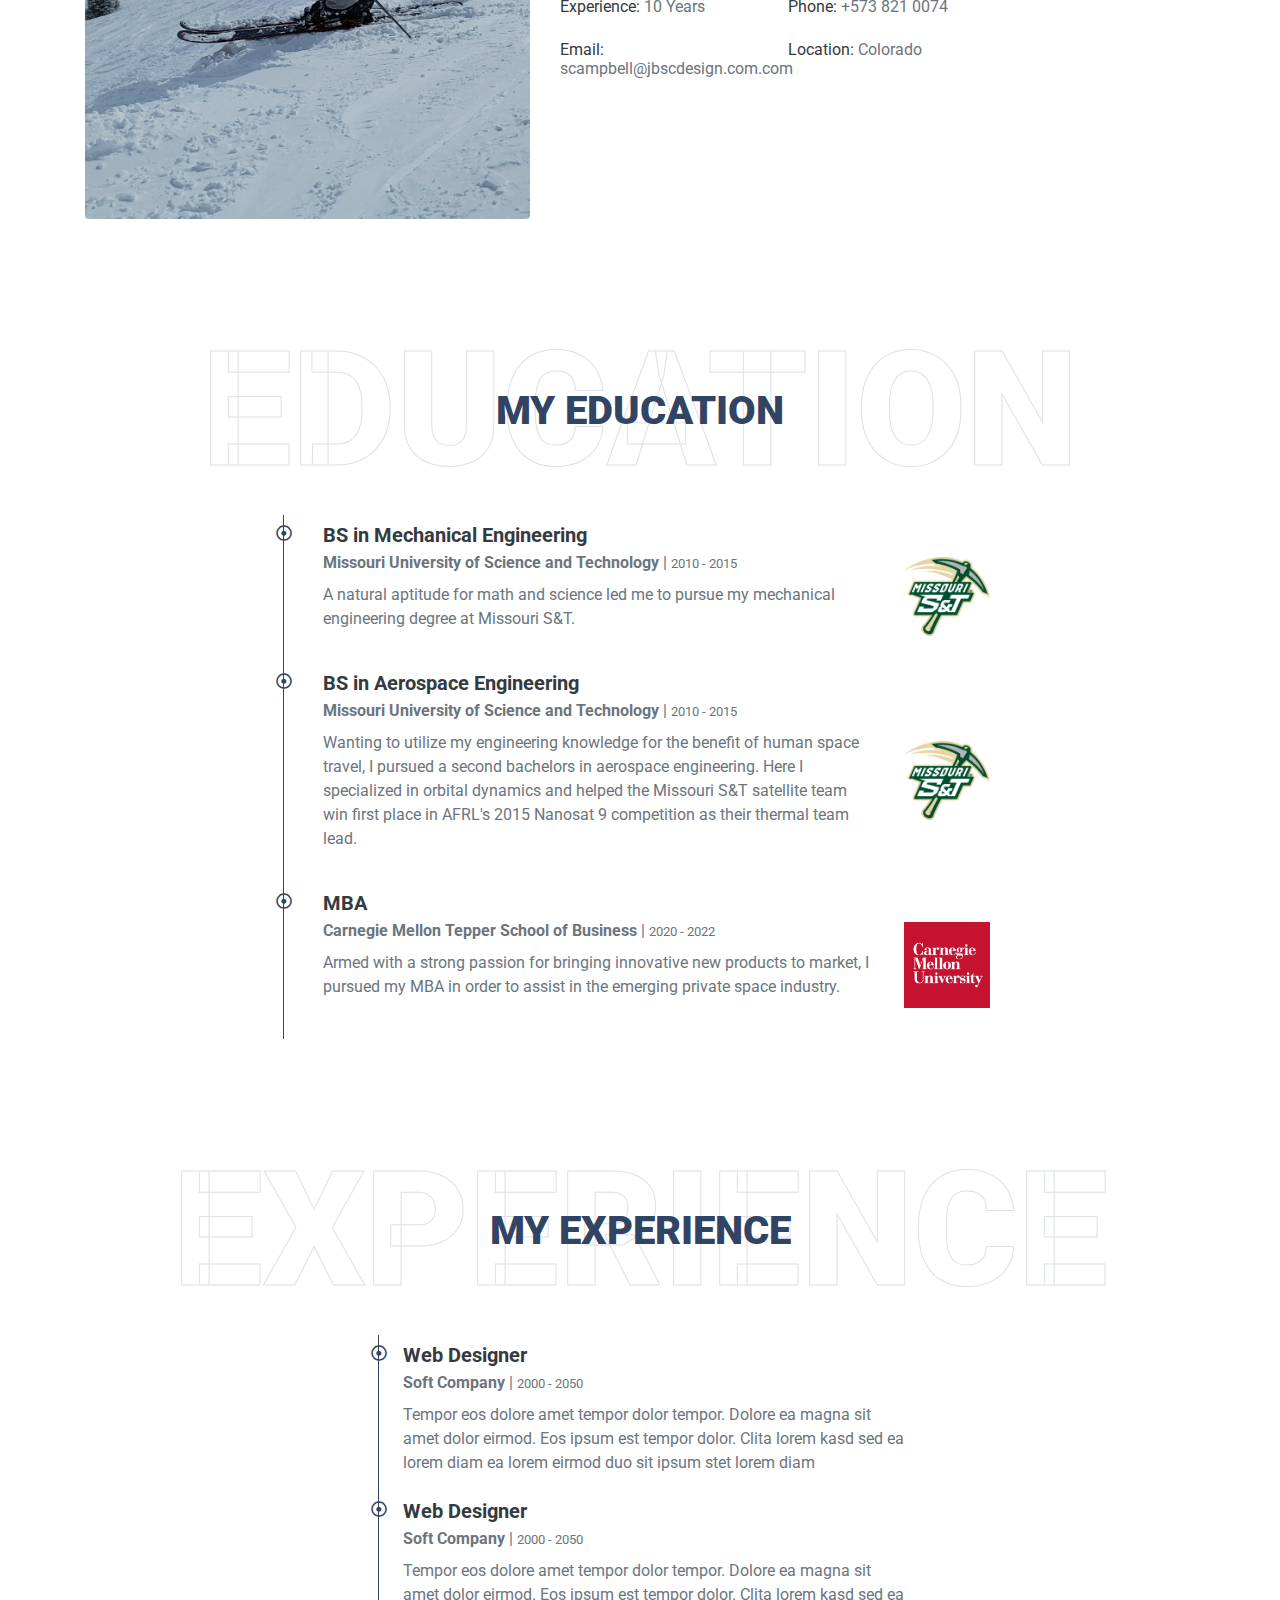
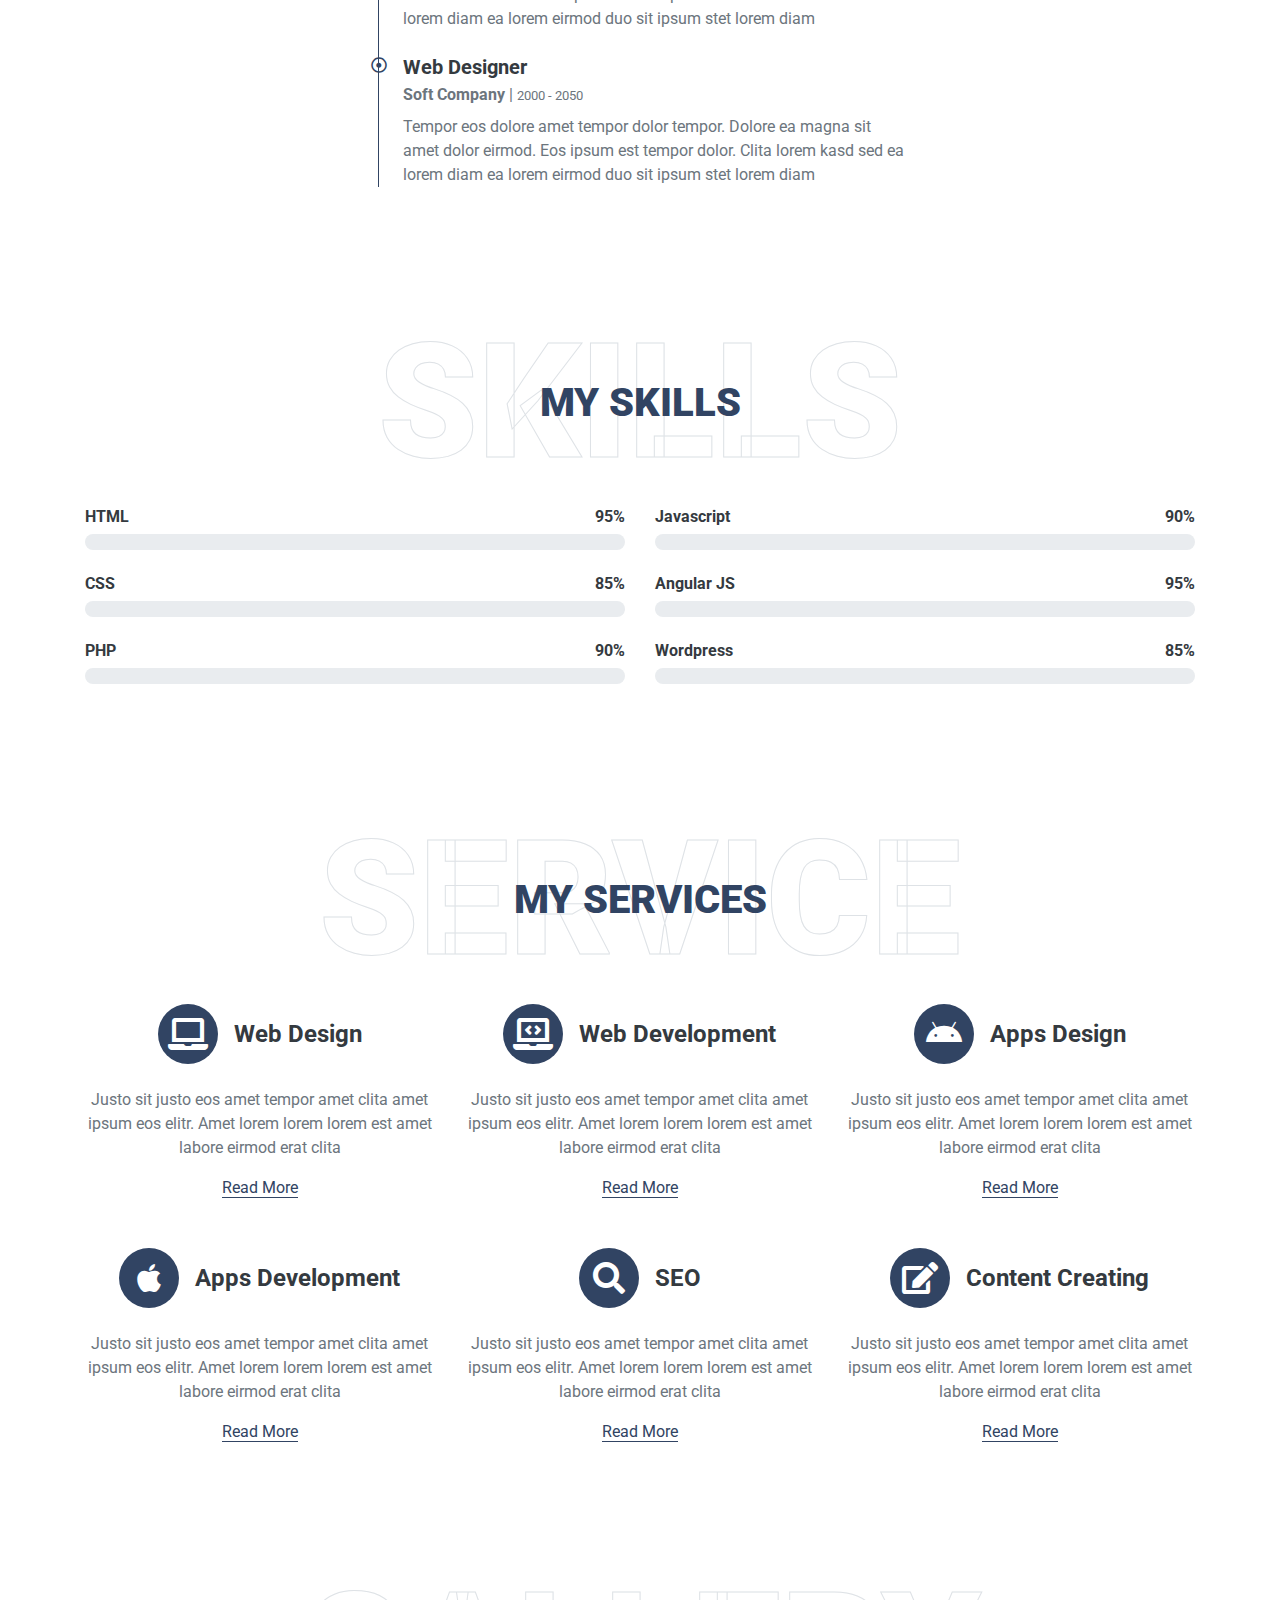
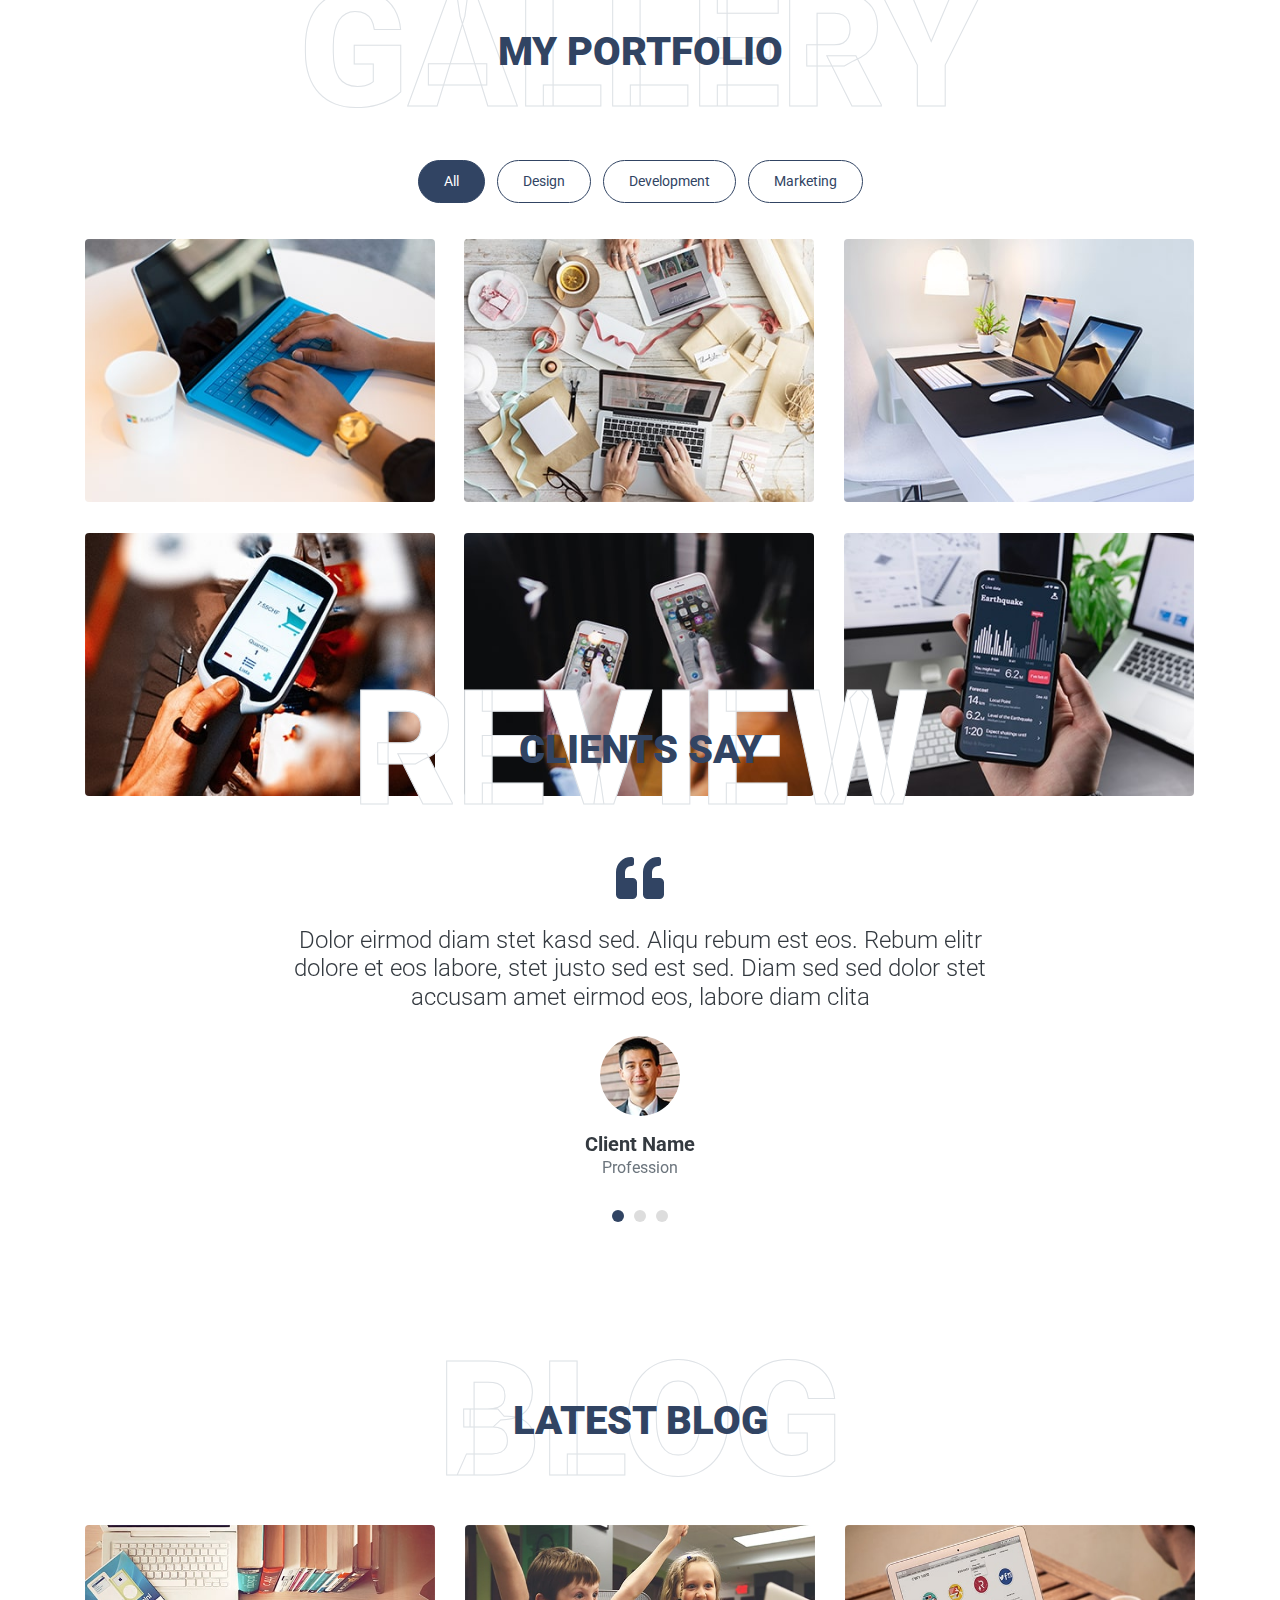
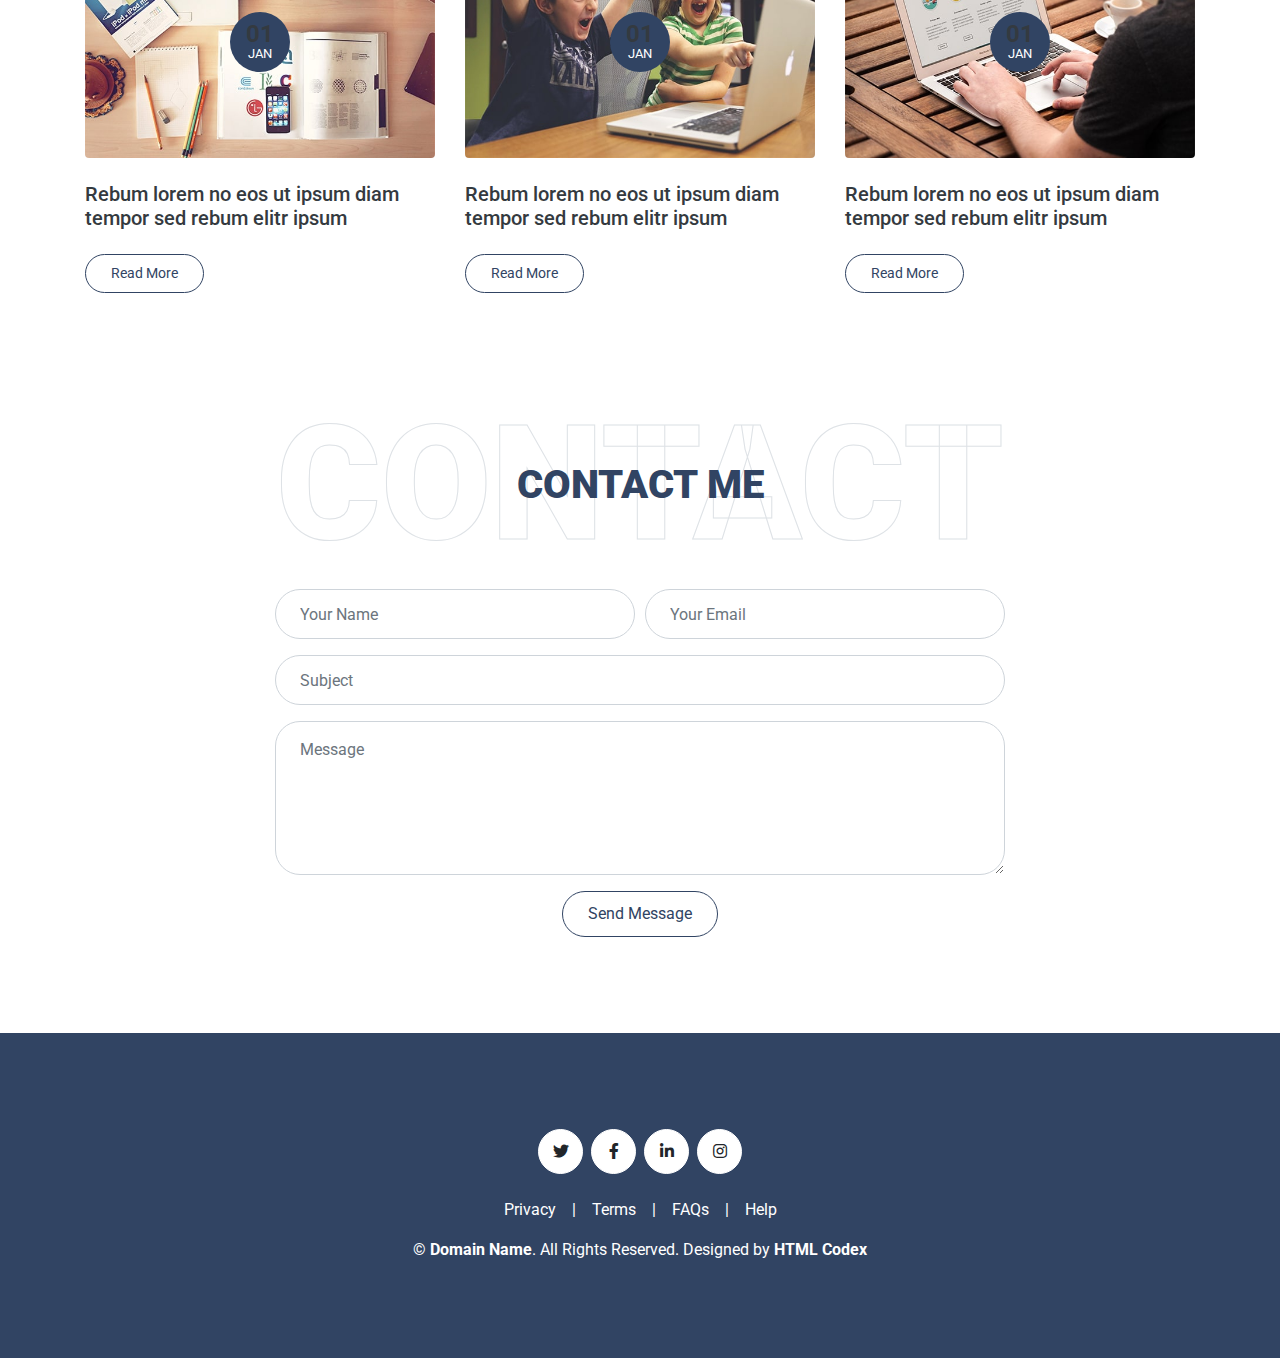
<file: Sam-Campbell.html>
<!DOCTYPE html>
<html lang="en">

<head>
    <meta charset="utf-8">
    <title>Sam Campbell</title>
    <meta content="width=device-width, initial-scale=1.0" name="viewport">
    <meta content="Free HTML Templates" name="keywords">
    <meta content="Free HTML Templates" name="description">

    <!-- Favicon -->
    <link href="img/favicon.ico" rel="icon">

    <!-- Google Web Fonts -->
    <link rel="preconnect" href="https://fonts.gstatic.com">
    <link href="https://fonts.googleapis.com/css2?family=Roboto:wght@300;400;500;700;900&display=swap" rel="stylesheet"> 

    <!-- Font Awesome -->
    <link href="https://cdnjs.cloudflare.com/ajax/libs/font-awesome/5.10.0/css/all.min.css" rel="stylesheet">

    <!-- Libraries Stylesheet -->
    <link href="lib/owlcarousel/assets/owl.carousel.min.css" rel="stylesheet">
    <link href="lib/lightbox/css/lightbox.min.css" rel="stylesheet">

    <!-- Customized Bootstrap Stylesheet -->
    <link href="css/styleaboutSC.css" rel="stylesheet">
</head>

<body data-spy="scroll" data-target=".navbar" data-offset="51">
    <!-- Navbar Start -->
    <nav class="navbar fixed-top shadow-sm navbar-expand-lg bg-light navbar-light py-3 py-lg-0 px-lg-5">
        <a href="index.html" class="navbar-brand ml-lg-3">
            <h1 class="m-0 display-5"><span class="text-primary paddingforheader">Sam</span>Campbell</h1>
        </a>
        <button type="button" class="navbar-toggler" data-toggle="collapse" data-target="#navbarCollapse">
            <span class="navbar-toggler-icon"></span>
        </button>
        <div class="collapse navbar-collapse px-lg-3" id="navbarCollapse">
            <div class="navbar-nav m-auto py-0">
                <a href="#home" class="nav-item nav-link active">Home</a>
                <a href="#about" class="nav-item nav-link">About</a>
                <a href="#education" class="nav-item nav-link">Education</a>
                <a href="#experience" class="nav-item nav-link">Experience</a>
		<a href="#skill" class="nav-item nav-link">Skills</a>
                <a href="#portfolio" class="nav-item nav-link">Personal Projects</a>
                <a href="#testimonial" class="nav-item nav-link">Review</a>
                <a href="#blog" class="nav-item nav-link">Blog</a>
                <a href="#contact" class="nav-item nav-link">Contact</a>
            </div>
            <a href="" class="btn btn-outline-primary d-none d-lg-block">Hire Me</a>
        </div>
    </nav>
    <!-- Navbar End -->


    <!-- Video Modal Start -->
    <div class="modal fade" id="videoModal" tabindex="-1" role="dialog" aria-labelledby="exampleModalLabel" aria-hidden="true">
        <div class="modal-dialog" role="document">
            <div class="modal-content">
                <div class="modal-body">
                    <button type="button" class="close" data-dismiss="modal" aria-label="Close">
                        <span aria-hidden="true">&times;</span>
                    </button>        
                    <!-- 16:9 aspect ratio -->
                    <div class="embed-responsive embed-responsive-16by9">
                        <iframe class="embed-responsive-item" src="" id="video"  allowscriptaccess="always" allow="autoplay"></iframe>
                    </div>
                </div>
            </div>
        </div>
    </div>
    <!-- Video Modal End -->


    <!-- Header Start -->
    <div class="container-fluid bg-primary d-flex align-items-center mb-5 py-5" id="home" style="min-height: 100vh;">
        <div class="container">
            <div class="row align-items-center">
                <div class="col-lg-5 px-5 pl-lg-0 pb-5 pb-lg-0">
                    <img class="img-fluid w-100 rounded-circle shadow-sm" src="img/Campbell - 1.5.jpeg" alt="">
                </div>
                <div class="col-lg-7 text-center text-lg-left">
                    <h3 class="text-white font-weight-normal mb-3">I am</h3>
                    <h1 class="display-3 text-uppercase text-primary mb-2" style="-webkit-text-stroke: 2px #ffffff;">Sam Campbell, PE</h1>
                    <h1 class="typed-text-output d-inline font-weight-lighter text-white"></h1>
                    <div class="typed-text d-none">Program Manager, Licensed Engineer, Software Developer, Aerospace Professional</div>
                    <div class="d-flex align-items-center justify-content-center justify-content-lg-start pt-5">
                        <a target="_blank" href="files/Resume_Sam_Campbell_2022.pdf" class="btn btn-outline-light mr-5">Download CV</a>
                        <button type="button" class="btn-play" data-toggle="modal"
				data-src="https://www.youtube.com/embed/xAuxvVBMykI" data-target="#videoModal">
                            <span></span>
                        </button>
                        <h5 class="font-weight-normal text-white m-0 ml-4 d-none d-sm-block">Play Video</h5>
                    </div>
                </div>
            </div>
        </div>
    </div>
    <!-- Header End -->


    <!-- About Start -->
    <div class="container-fluid py-5" id="about">
        <div class="container">
            <div class="position-relative d-flex align-items-center justify-content-center">
                <h1 class="display-1 text-uppercase text-white" style="-webkit-text-stroke: 1px #dee2e6;">About</h1>
                <h1 class="position-absolute text-uppercase text-primary">About Me</h1>
            </div>
            <div class="row align-items-center">
                <div class="col-lg-5 pb-4 pb-lg-0">
                    <img class="img-fluid rounded w-100" src="img/Screenshot_20220624-154614_Gallery.jpg" alt="">
                </div>
                <div class="col-lg-7">
                    <h3 class="mb-4">Aerospace Program Manager</h3>
                    <p>I’m an experienced professional engineer, software developer, program manager, and MBA candidate with degrees in mechanical and aerospace engineering. I am passionate
                        about bringing new aerospace products to my customers. I have successfully launched a $1 Million product line, managed $20+ Million projects, and received 3 U.S. patents.
                        </p>
                    <div class="row mb-3">
                        <div class="col-sm-6 py-2"><h6>Name: <span class="text-secondary">Sam Campbell</span></h6></div>
                        <!--<div class="col-sm-6 py-2"><h6>Birthday: <span class="text-secondary">3 November 1991</span></h6></div>-->
                        <div class="col-sm-6 py-2"><h6>Degree: <span class="text-secondary">Engineer and MBA</span></h6></div>
                        <div class="col-sm-6 py-2"><h6>Experience: <span class="text-secondary">10 Years</span></h6></div>
                        <div class="col-sm-6 py-2"><h6>Phone: <span class="text-secondary">+573 821 0074</span></h6></div>
                        <div class="col-sm-6 py-2"><h6>Email: <span class="text-secondary">scampbell@jbscdesign.com.com</span></h6></div>
                        <div class="col-sm-6 py-2"><h6>Location: <span class="text-secondary">Colorado</span></h6></div>
                        <!--<div class="col-sm-6 py-2"><h6>Industry: <span class="text-secondary">Available</span></h6></div> -->
                    </div>
			<!--
                    	<a href="" class="btn btn-outline-primary mr-4">Hire Me</a>
                    	<a href="" class="btn btn-outline-primary">Learn More</a>
			-->
                </div>
            </div>
        </div>
    </div>
    <!-- About End -->


    <!-- Education Start -->
    <div class="container-fluid py-5" id="education">
        <div class="container">
            <div class="position-relative d-flex align-items-center justify-content-center">
                <h1 class="display-1 text-uppercase text-white" style="-webkit-text-stroke: 1px #dee2e6;">Education</h1>
                <h1 class="position-absolute text-uppercase text-primary">My Education</h1>
            </div>
            <div class="rowcentered align-items-center">
                <div class="col-lg-8">
                    <!--<h3 class="mb-4">My Education</h3>-->
                    <div class="border-left border-primary pt-2 pl-4 ml-2">
                        <div class="d-flex align-items-center">
                            <div class="position-relative mb-4 col-10">
                                <i class="far fa-dot-circle text-primary position-absolute" style="top: 2px; left: -32px;"></i>
                                <h5 class="font-weight-bold mb-1">BS in Mechanical Engineering</h5>
                                <p class="mb-2"><strong>Missouri University of Science and Technology</strong> | <small>2010 - 2015</small></p>
                                <p>A natural aptitude for math and science led me to pursue my mechanical engineering degree at Missouri S&T.</p>
                            </div>
                            <div class="col-2">
                                <img class="img-fluid w-100" src="img/S&T-logo.png">
                            </div>
                        </div>
                        <div class="d-flex align-items-center">
                            <div class="position-relative mb-4 col-10">
                                <i class="far fa-dot-circle text-primary position-absolute" style="top: 2px; left: -32px;"></i>
                                <h5 class="font-weight-bold mb-1">BS in Aerospace Engineering</h5>
                                <p class="mb-2"><strong>Missouri University of Science and Technology</strong> | <small>2010 - 2015</small></p>
                                <p>Wanting to utilize my engineering knowledge for the benefit of human space travel, I pursued a second 
                                    bachelors in aerospace engineering. Here I specialized in orbital dynamics and helped the Missouri S&T 
                                    satellite team win first place in AFRL's 2015 Nanosat 9 competition as their thermal team lead.</p>
                            </div>
                            <div class="col-2">
                                <img class="img-fluid w-100" src="img/S&T-logo.png">
                            </div>
                        </div>
                        <div class="d-flex align-items-center">
                            <div class="position-relative mb-4 col-10">
                                <i class="far fa-dot-circle text-primary position-absolute" style="top: 2px; left: -32px;"></i>
                                <h5 class="font-weight-bold mb-1">MBA</h5>
                                <p class="mb-2"><strong>Carnegie Mellon Tepper School of Business</strong> | <small>2020 - 2022</small></p>
                                <p>Armed with a strong passion for bringing innovative new products to market, I pursued my MBA in order
                                    to assist in the emerging private space industry.</p>
                            </div>
                            <div class="col-2">
                                <img class="img-fluid w-100" src="img/cmu-logo.png">
                            </div>
                        </div>
                    </div>
                    
                </div>
            </div>
        </div>
    </div>
    <!-- Education End -->


	<!-- Experience Start -->
    <div class="container-fluid py-5" id="experience">
        <div class="container">
            <div class="position-relative d-flex align-items-center justify-content-center">
                <h1 class="display-1 text-uppercase text-white" style="-webkit-text-stroke: 1px #dee2e6;">Experience</h1>
                <h1 class="position-absolute text-uppercase text-primary">My Experience</h1>
            </div>
            <div class="rowcentered align-items-center">
                <div class="col-lg-6">
                    <!--<h3 class="mb-4">My Expericence</h3>-->
                    <div class="border-left border-primary pt-2 pl-4 ml-2">
                        <div class="position-relative mb-4">
                            <i class="far fa-dot-circle text-primary position-absolute" style="top: 2px; left: -32px;"></i>
                            <h5 class="font-weight-bold mb-1">Web Designer</h5>
                            <p class="mb-2"><strong>Soft Company</strong> | <small>2000 - 2050</small></p>
                            <p>Tempor eos dolore amet tempor dolor tempor. Dolore ea magna sit amet dolor eirmod. Eos ipsum est tempor dolor. Clita lorem kasd sed ea lorem diam ea lorem eirmod duo sit ipsum stet lorem diam</p>
                        </div>
                        <div class="position-relative mb-4">
                            <i class="far fa-dot-circle text-primary position-absolute" style="top: 2px; left: -32px;"></i>
                            <h5 class="font-weight-bold mb-1">Web Designer</h5>
                            <p class="mb-2"><strong>Soft Company</strong> | <small>2000 - 2050</small></p>
                            <p>Tempor eos dolore amet tempor dolor tempor. Dolore ea magna sit amet dolor eirmod. Eos ipsum est tempor dolor. Clita lorem kasd sed ea lorem diam ea lorem eirmod duo sit ipsum stet lorem diam</p>
                        </div>
                        <div class="position-relative mb-4">
                            <i class="far fa-dot-circle text-primary position-absolute" style="top: 2px; left: -32px;"></i>
                            <h5 class="font-weight-bold mb-1">Web Designer</h5>
                            <p class="mb-2"><strong>Soft Company</strong> | <small>2000 - 2050</small></p>
                            <p>Tempor eos dolore amet tempor dolor tempor. Dolore ea magna sit amet dolor eirmod. Eos ipsum est tempor dolor. Clita lorem kasd sed ea lorem diam ea lorem eirmod duo sit ipsum stet lorem diam</p>
                        </div>
                    </div>
                </div>
            </div>
        </div>
    </div>
    <!-- Experience End -->


    <!-- Skill Start -->
    <div class="container-fluid py-5" id="skill">
        <div class="container">
            <div class="position-relative d-flex align-items-center justify-content-center">
                <h1 class="display-1 text-uppercase text-white" style="-webkit-text-stroke: 1px #dee2e6;">Skills</h1>
                <h1 class="position-absolute text-uppercase text-primary">My Skills</h1>
            </div>
            <div class="row align-items-center">
                <div class="col-md-6">
                    <div class="skill mb-4">
                        <div class="d-flex justify-content-between">
                            <h6 class="font-weight-bold">HTML</h6>
                            <h6 class="font-weight-bold">95%</h6>
                        </div>
                        <div class="progress">
                            <div class="progress-bar bg-primary" role="progressbar" aria-valuenow="95" aria-valuemin="0" aria-valuemax="100"></div>
                        </div>
                    </div>
                    <div class="skill mb-4">
                        <div class="d-flex justify-content-between">
                            <h6 class="font-weight-bold">CSS</h6>
                            <h6 class="font-weight-bold">85%</h6>
                        </div>
                        <div class="progress">
                            <div class="progress-bar bg-warning" role="progressbar" aria-valuenow="85" aria-valuemin="0" aria-valuemax="100"></div>
                        </div>
                    </div>
                    <div class="skill mb-4">
                        <div class="d-flex justify-content-between">
                            <h6 class="font-weight-bold">PHP</h6>
                            <h6 class="font-weight-bold">90%</h6>
                        </div>
                        <div class="progress">
                            <div class="progress-bar bg-danger" role="progressbar" aria-valuenow="90" aria-valuemin="0" aria-valuemax="100"></div>
                        </div>
                    </div>
                </div>
                <div class="col-md-6">
                    <div class="skill mb-4">
                        <div class="d-flex justify-content-between">
                            <h6 class="font-weight-bold">Javascript</h6>
                            <h6 class="font-weight-bold">90%</h6>
                        </div>
                        <div class="progress">
                            <div class="progress-bar bg-danger" role="progressbar" aria-valuenow="90" aria-valuemin="0" aria-valuemax="100"></div>
                        </div>
                    </div>
                    <div class="skill mb-4">
                        <div class="d-flex justify-content-between">
                            <h6 class="font-weight-bold">Angular JS</h6>
                            <h6 class="font-weight-bold">95%</h6>
                        </div>
                        <div class="progress">
                            <div class="progress-bar bg-dark" role="progressbar" aria-valuenow="95" aria-valuemin="0" aria-valuemax="100"></div>
                        </div>
                    </div>
                    <div class="skill mb-4">
                        <div class="d-flex justify-content-between">
                            <h6 class="font-weight-bold">Wordpress</h6>
                            <h6 class="font-weight-bold">85%</h6>
                        </div>
                        <div class="progress">
                            <div class="progress-bar bg-info" role="progressbar" aria-valuenow="85" aria-valuemin="0" aria-valuemax="100"></div>
                        </div>
                    </div>
                </div>
            </div>
        </div>
    </div>
    <!-- Skill End -->


    <!-- Services Start -->
    <div class="container-fluid pt-5" id="service">
        <div class="container">
            <div class="position-relative d-flex align-items-center justify-content-center">
                <h1 class="display-1 text-uppercase text-white" style="-webkit-text-stroke: 1px #dee2e6;">Service</h1>
                <h1 class="position-absolute text-uppercase text-primary">My Services</h1>
            </div>
            <div class="row pb-3">
                <div class="col-lg-4 col-md-6 text-center mb-5">
                    <div class="d-flex align-items-center justify-content-center mb-4">
                        <i class="fa fa-2x fa-laptop service-icon bg-primary text-white mr-3"></i>
                        <h4 class="font-weight-bold m-0">Web Design</h4>
                    </div>
                    <p>Justo sit justo eos amet tempor amet clita amet ipsum eos elitr. Amet lorem lorem lorem est amet labore eirmod erat clita</p>
                    <a class="border-bottom border-primary text-decoration-none" href="">Read More</a>
                </div>
                <div class="col-lg-4 col-md-6 text-center mb-5">
                    <div class="d-flex align-items-center justify-content-center mb-4">
                        <i class="fa fa-2x fa-laptop-code service-icon bg-primary text-white mr-3"></i>
                        <h4 class="font-weight-bold m-0">Web Development</h4>
                    </div>
                    <p>Justo sit justo eos amet tempor amet clita amet ipsum eos elitr. Amet lorem lorem lorem est amet labore eirmod erat clita</p>
                    <a class="border-bottom border-primary text-decoration-none" href="">Read More</a>
                </div>
                <div class="col-lg-4 col-md-6 text-center mb-5">
                    <div class="d-flex align-items-center justify-content-center mb-4">
                        <i class="fab fa-2x fa-android service-icon bg-primary text-white mr-3"></i>
                        <h4 class="font-weight-bold m-0">Apps Design</h4>
                    </div>
                    <p>Justo sit justo eos amet tempor amet clita amet ipsum eos elitr. Amet lorem lorem lorem est amet labore eirmod erat clita</p>
                    <a class="border-bottom border-primary text-decoration-none" href="">Read More</a>
                </div>
                <div class="col-lg-4 col-md-6 text-center mb-5">
                    <div class="d-flex align-items-center justify-content-center mb-4">
                        <i class="fab fa-2x fa-apple service-icon bg-primary text-white mr-3"></i>
                        <h4 class="font-weight-bold m-0">Apps Development</h4>
                    </div>
                    <p>Justo sit justo eos amet tempor amet clita amet ipsum eos elitr. Amet lorem lorem lorem est amet labore eirmod erat clita</p>
                    <a class="border-bottom border-primary text-decoration-none" href="">Read More</a>
                </div>
                <div class="col-lg-4 col-md-6 text-center mb-5">
                    <div class="d-flex align-items-center justify-content-center mb-4">
                        <i class="fa fa-2x fa-search service-icon bg-primary text-white mr-3"></i>
                        <h4 class="font-weight-bold m-0">SEO</h4>
                    </div>
                    <p>Justo sit justo eos amet tempor amet clita amet ipsum eos elitr. Amet lorem lorem lorem est amet labore eirmod erat clita</p>
                    <a class="border-bottom border-primary text-decoration-none" href="">Read More</a>
                </div>
                <div class="col-lg-4 col-md-6 text-center mb-5">
                    <div class="d-flex align-items-center justify-content-center mb-4">
                        <i class="fa fa-2x fa-edit service-icon bg-primary text-white mr-3"></i>
                        <h4 class="font-weight-bold m-0">Content Creating</h4>
                    </div>
                    <p>Justo sit justo eos amet tempor amet clita amet ipsum eos elitr. Amet lorem lorem lorem est amet labore eirmod erat clita</p>
                    <a class="border-bottom border-primary text-decoration-none" href="">Read More</a>
                </div>
            </div>
        </div>
    </div>
    <!-- Services End -->


    <!-- Portfolio Start -->
    <div class="container-fluid pt-5 pb-3" id="portfolio">
        <div class="container">
            <div class="position-relative d-flex align-items-center justify-content-center">
                <h1 class="display-1 text-uppercase text-white" style="-webkit-text-stroke: 1px #dee2e6;">Gallery</h1>
                <h1 class="position-absolute text-uppercase text-primary">My Portfolio</h1>
            </div>
            <div class="row">
                <div class="col-12 text-center mb-2">
                    <ul class="list-inline mb-4" id="portfolio-flters">
                        <li class="btn btn-sm btn-outline-primary m-1 active"  data-filter="*">All</li>
                        <li class="btn btn-sm btn-outline-primary m-1" data-filter=".first">Design</li>
                        <li class="btn btn-sm btn-outline-primary m-1" data-filter=".second">Development</li>
                        <li class="btn btn-sm btn-outline-primary m-1" data-filter=".third">Marketing</li>
                    </ul>
                </div>
            </div>
            <div class="row portfolio-container">
                <div class="col-lg-4 col-md-6 mb-4 portfolio-item first">
                    <div class="position-relative overflow-hidden mb-2">
                        <img class="img-fluid rounded w-100" src="img/portfolio-1.jpg" alt="">
                        <div class="portfolio-btn bg-primary d-flex align-items-center justify-content-center">
                            <a href="img/portfolio-1.jpg" data-lightbox="portfolio">
                                <i class="fa fa-plus text-white" style="font-size: 60px;"></i>
                            </a>
                        </div>
                    </div>
                </div>
                <div class="col-lg-4 col-md-6 mb-4 portfolio-item second">
                    <div class="position-relative overflow-hidden mb-2">
                        <img class="img-fluid rounded w-100" src="img/portfolio-2.jpg" alt="">
                        <div class="portfolio-btn bg-primary d-flex align-items-center justify-content-center">
                            <a href="img/portfolio-2.jpg" data-lightbox="portfolio">
                                <i class="fa fa-plus text-white" style="font-size: 60px;"></i>
                            </a>
                        </div>
                    </div>
                </div>
                <div class="col-lg-4 col-md-6 mb-4 portfolio-item third">
                    <div class="position-relative overflow-hidden mb-2">
                        <img class="img-fluid rounded w-100" src="img/portfolio-3.jpg" alt="">
                        <div class="portfolio-btn bg-primary d-flex align-items-center justify-content-center">
                            <a href="img/portfolio-3.jpg" data-lightbox="portfolio">
                                <i class="fa fa-plus text-white" style="font-size: 60px;"></i>
                            </a>
                        </div>
                    </div>
                </div>
                <div class="col-lg-4 col-md-6 mb-4 portfolio-item first">
                    <div class="position-relative overflow-hidden mb-2">
                        <img class="img-fluid rounded w-100" src="img/portfolio-4.jpg" alt="">
                        <div class="portfolio-btn bg-primary d-flex align-items-center justify-content-center">
                            <a href="img/portfolio-4.jpg" data-lightbox="portfolio">
                                <i class="fa fa-plus text-white" style="font-size: 60px;"></i>
                            </a>
                        </div>
                    </div>
                </div>
                <div class="col-lg-4 col-md-6 mb-4 portfolio-item second">
                    <div class="position-relative overflow-hidden mb-2">
                        <img class="img-fluid rounded w-100" src="img/portfolio-5.jpg" alt="">
                        <div class="portfolio-btn bg-primary d-flex align-items-center justify-content-center">
                            <a href="img/portfolio-5.jpg" data-lightbox="portfolio">
                                <i class="fa fa-plus text-white" style="font-size: 60px;"></i>
                            </a>
                        </div>
                    </div>
                </div>
                <div class="col-lg-4 col-md-6 mb-4 portfolio-item third">
                    <div class="position-relative overflow-hidden mb-2">
                        <img class="img-fluid rounded w-100" src="img/portfolio-6.jpg" alt="">
                        <div class="portfolio-btn bg-primary d-flex align-items-center justify-content-center">
                            <a href="img/portfolio-6.jpg" data-lightbox="portfolio">
                                <i class="fa fa-plus text-white" style="font-size: 60px;"></i>
                            </a>
                        </div>
                    </div>
                </div>
            </div>
        </div>
    </div>
    <!-- Portfolio End -->


    <!-- Testimonial Start -->
    <div class="container-fluid py-5" id="testimonial">
        <div class="container">
            <div class="position-relative d-flex align-items-center justify-content-center">
                <h1 class="display-1 text-uppercase text-white" style="-webkit-text-stroke: 1px #dee2e6;">Review</h1>
                <h1 class="position-absolute text-uppercase text-primary">Clients Say</h1>
            </div>
            <div class="row justify-content-center">
                <div class="col-lg-8">
                    <div class="owl-carousel testimonial-carousel">
                        <div class="text-center">
                            <i class="fa fa-3x fa-quote-left text-primary mb-4"></i>
                            <h4 class="font-weight-light mb-4">Dolor eirmod diam stet kasd sed. Aliqu rebum est eos. Rebum elitr dolore et eos labore, stet justo sed est sed. Diam sed sed dolor stet accusam amet eirmod eos, labore diam clita</h4>
                            <img class="img-fluid rounded-circle mx-auto mb-3" src="img/testimonial-1.jpg" style="width: 80px; height: 80px;">
                            <h5 class="font-weight-bold m-0">Client Name</h5>
                            <span>Profession</span>
                        </div>
                        <div class="text-center">
                            <i class="fa fa-3x fa-quote-left text-primary mb-4"></i>
                            <h4 class="font-weight-light mb-4">Dolor eirmod diam stet kasd sed. Aliqu rebum est eos. Rebum elitr dolore et eos labore, stet justo sed est sed. Diam sed sed dolor stet accusam amet eirmod eos, labore diam clita</h4>
                            <img class="img-fluid rounded-circle mx-auto mb-3" src="img/testimonial-2.jpg" style="width: 80px; height: 80px;">
                            <h5 class="font-weight-bold m-0">Client Name</h5>
                            <span>Profession</span>
                        </div>
                        <div class="text-center">
                            <i class="fa fa-3x fa-quote-left text-primary mb-4"></i>
                            <h4 class="font-weight-light mb-4">Dolor eirmod diam stet kasd sed. Aliqu rebum est eos. Rebum elitr dolore et eos labore, stet justo sed est sed. Diam sed sed dolor stet accusam amet eirmod eos, labore diam clita</h4>
                            <img class="img-fluid rounded-circle mx-auto mb-3" src="img/testimonial-3.jpg" style="width: 80px; height: 80px;">
                            <h5 class="font-weight-bold m-0">Client Name</h5>
                            <span>Profession</span>
                        </div>
                    </div>
                </div>
            </div>
        </div>
    </div>
    <!-- Testimonial End -->


    <!-- Blog Start -->
    <div class="container-fluid pt-5" id="blog">
        <div class="container">
            <div class="position-relative d-flex align-items-center justify-content-center">
                <h1 class="display-1 text-uppercase text-white" style="-webkit-text-stroke: 1px #dee2e6;">Blog</h1>
                <h1 class="position-absolute text-uppercase text-primary">Latest Blog</h1>
            </div>
            <div class="row">
                <div class="col-lg-4 mb-5">
                    <div class="position-relative mb-4">
                        <img class="img-fluid rounded w-100" src="img/blog-1.jpg" alt="">
                        <div class="blog-date">
                            <h4 class="font-weight-bold mb-n1">01</h4>
                            <small class="text-white text-uppercase">Jan</small>
                        </div>
                    </div>
                    <h5 class="font-weight-medium mb-4">Rebum lorem no eos ut ipsum diam tempor sed rebum elitr ipsum</h5>
                    <a class="btn btn-sm btn-outline-primary py-2" href="">Read More</a>
                </div>
                <div class="col-lg-4 mb-5">
                    <div class="position-relative mb-4">
                        <img class="img-fluid rounded w-100" src="img/blog-2.jpg" alt="">
                        <div class="blog-date">
                            <h4 class="font-weight-bold mb-n1">01</h4>
                            <small class="text-white text-uppercase">Jan</small>
                        </div>
                    </div>
                    <h5 class="font-weight-medium mb-4">Rebum lorem no eos ut ipsum diam tempor sed rebum elitr ipsum</h5>
                    <a class="btn btn-sm btn-outline-primary py-2" href="">Read More</a>
                </div>
                <div class="col-lg-4 mb-5">
                    <div class="position-relative mb-4">
                        <img class="img-fluid rounded w-100" src="img/blog-3.jpg" alt="">
                        <div class="blog-date">
                            <h4 class="font-weight-bold mb-n1">01</h4>
                            <small class="text-white text-uppercase">Jan</small>
                        </div>
                    </div>
                    <h5 class="font-weight-medium mb-4">Rebum lorem no eos ut ipsum diam tempor sed rebum elitr ipsum</h5>
                    <a class="btn btn-sm btn-outline-primary py-2" href="">Read More</a>
                </div>
            </div>
        </div>
    </div>
    <!-- Blog End -->


    <!-- Contact Start -->
    <div class="container-fluid py-5" id="contact">
        <div class="container">
            <div class="position-relative d-flex align-items-center justify-content-center">
                <h1 class="display-1 text-uppercase text-white" style="-webkit-text-stroke: 1px #dee2e6;">Contact</h1>
                <h1 class="position-absolute text-uppercase text-primary">Contact Me</h1>
            </div>
            <div class="row justify-content-center">
                <div class="col-lg-8">
                    <div class="contact-form text-center">
                        <div id="success"></div>
                        <form name="sentMessage" id="contactForm" novalidate="novalidate">
                            <div class="form-row">
                                <div class="control-group col-sm-6">
                                    <input type="text" class="form-control p-4" id="name" placeholder="Your Name"
                                        required="required" data-validation-required-message="Please enter your name" />
                                    <p class="help-block text-danger"></p>
                                </div>
                                <div class="control-group col-sm-6">
                                    <input type="email" class="form-control p-4" id="email" placeholder="Your Email"
                                        required="required" data-validation-required-message="Please enter your email" />
                                    <p class="help-block text-danger"></p>
                                </div>
                            </div>
                            <div class="control-group">
                                <input type="text" class="form-control p-4" id="subject" placeholder="Subject"
                                    required="required" data-validation-required-message="Please enter a subject" />
                                <p class="help-block text-danger"></p>
                            </div>
                            <div class="control-group">
                                <textarea class="form-control py-3 px-4" rows="5" id="message" placeholder="Message"
                                    required="required"
                                    data-validation-required-message="Please enter your message"></textarea>
                                <p class="help-block text-danger"></p>
                            </div>
                            <div>
                                <button class="btn btn-outline-primary" type="submit" id="sendMessageButton">Send
                                    Message</button>
                            </div>
                        </form>
                    </div>
                </div>
            </div>
        </div>
    </div>
    <!-- Contact End -->


    <!-- Footer Start -->
    <div class="container-fluid bg-primary text-white mt-5 py-5 px-sm-3 px-md-5">
        <div class="container text-center py-5">
            <div class="d-flex justify-content-center mb-4">
                <a class="btn btn-light btn-social mr-2" href="#"><i class="fab fa-twitter"></i></a>
                <a class="btn btn-light btn-social mr-2" href="#"><i class="fab fa-facebook-f"></i></a>
                <a class="btn btn-light btn-social mr-2" href="#"><i class="fab fa-linkedin-in"></i></a>
                <a class="btn btn-light btn-social" href="#"><i class="fab fa-instagram"></i></a>
            </div>
            <div class="d-flex justify-content-center mb-3">
                <a class="text-white" href="#">Privacy</a>
                <span class="px-3">|</span>
                <a class="text-white" href="#">Terms</a>
                <span class="px-3">|</span>
                <a class="text-white" href="#">FAQs</a>
                <span class="px-3">|</span>
                <a class="text-white" href="#">Help</a>
            </div>
            <p class="m-0">&copy; <a class="text-white font-weight-bold" href="#">Domain Name</a>. All Rights Reserved. Designed by <a class="text-white font-weight-bold" href="https://htmlcodex.com">HTML Codex</a>
            </p>
        </div>
    </div>
    <!-- Footer End -->

    <!-- Scroll to Bottom -->
    <i class="fa fa-2x fa-angle-down text-white scroll-to-bottom"></i>

    <!-- Back to Top -->
    <a href="#" class="btn btn-outline-dark px-0 back-to-top"><i class="fa fa-angle-double-up"></i></a>


    <!-- JavaScript Libraries -->
    <script src="https://code.jquery.com/jquery-3.4.1.min.js"></script>
    <script src="https://stackpath.bootstrapcdn.com/bootstrap/4.4.1/js/bootstrap.bundle.min.js"></script>
    <script src="lib/typed/typed.min.js"></script>
    <script src="lib/easing/easing.min.js"></script>
    <script src="lib/waypoints/waypoints.min.js"></script>
    <script src="lib/owlcarousel/owl.carousel.min.js"></script>
    <script src="lib/isotope/isotope.pkgd.min.js"></script>
    <script src="lib/lightbox/js/lightbox.min.js"></script>

    <!-- Contact Javascript File -->
    <script src="mail/jqBootstrapValidation.min.js"></script>
    <script src="mail/contact.js"></script>

    <!-- Template Javascript -->
    <script src="js/main.js"></script>
</body>

</html>
</file>
<file: css/style2.css>
#314463
/******* Bootstrap Theming ********/
/*!
 * Bootstrap v4.5.3 (https://getbootstrap.com/)
 * Copyright 2011-2020 The Bootstrap Authors
 * Copyright 2011-2020 Twitter, Inc.
 * Licensed under MIT (https://github.com/twbs/bootstrap/blob/main/LICENSE)
 */
:root {
  --blue: #007bff;
  --indigo: #6610f2;
  --purple: #6f42c1;
  --pink: #e83e8c;
  --red: #dc3545;
  --orange: #fd7e14;
  --yellow: #ffc107;
  --green: #28a745;
  --teal: #20c997;
  --cyan: #17a2b8;
  --white: #fff;
  --gray: #6c757d;
  --gray-dark: #343a40;
  --primary: #314463;
  --secondary: #6c757d;
  --success: #28a745;
  --info: #17a2b8;
  --warning: #ffc107;
  --danger: #dc3545;
  --light: #ffffff;
  --dark: #343a40;
  --breakpoint-xs: 0;
  --breakpoint-sm: 576px;
  --breakpoint-md: 768px;
  --breakpoint-lg: 992px;
  --breakpoint-xl: 1200px;
  --font-family-sans-serif: "Roboto", sans-serif;
  --font-family-monospace: SFMono-Regular, Menlo, Monaco, Consolas, "Liberation Mono", "Courier New", monospace;
}

*,
*::before,
*::after {
  box-sizing: border-box;
}

html {
  font-family: sans-serif;
  line-height: 1.15;
  -webkit-text-size-adjust: 100%;
  -webkit-tap-highlight-color: rgba(0, 0, 0, 0);
}

article, aside, figcaption, figure, footer, header, hgroup, main, nav, section {
  display: block;
}

body {
  margin: 0;
  font-family: "Roboto", sans-serif;
  font-size: 1rem;
  font-weight: 400;
  line-height: 1.5;
  color: #6c757d;
  text-align: left;
  background-color: #314463;
}

[tabindex="-1"]:focus:not(:focus-visible) {
  outline: 0 !important;
}

hr {
  box-sizing: content-box;
  height: 0;
  overflow: visible;
}

h1, h2, h3, h4, h5, h6 {
  margin-top: 0;
  margin-bottom: 0.5rem;
}

p {
  margin-top: 0;
  margin-bottom: 1rem;
}

abbr[title],
abbr[data-original-title] {
  text-decoration: underline;
  text-decoration: underline dotted;
  cursor: help;
  border-bottom: 0;
  text-decoration-skip-ink: none;
}

address {
  margin-bottom: 1rem;
  font-style: normal;
  line-height: inherit;
}

ol,
ul,
dl {
  margin-top: 0;
  margin-bottom: 1rem;
}

ol ol,
ul ul,
ol ul,
ul ol {
  margin-bottom: 0;
}

dt {
  font-weight: 700;
}

dd {
  margin-bottom: .5rem;
  margin-left: 0;
}

blockquote {
  margin: 0 0 1rem;
}

b,
strong {
  font-weight: bolder;
}

small {
  font-size: 80%;
}

sub,
sup {
  position: relative;
  font-size: 75%;
  line-height: 0;
  vertical-align: baseline;
}

sub {
  bottom: -.25em;
}

sup {
  top: -.5em;
}

a {
  color: #314463;
  text-decoration: none;
  background-color: transparent;
}

a:hover {
  color: #078571;
  text-decoration: underline;
}

a:not([href]):not([class]) {
  color: inherit;
  text-decoration: none;
}

a:not([href]):not([class]):hover {
  color: inherit;
  text-decoration: none;
}

pre,
code,
kbd,
samp {
  font-family: SFMono-Regular, Menlo, Monaco, Consolas, "Liberation Mono", "Courier New", monospace;
  font-size: 1em;
}

pre {
  margin-top: 0;
  margin-bottom: 1rem;
  overflow: auto;
  -ms-overflow-style: scrollbar;
}

figure {
  margin: 0 0 1rem;
}

img {
  vertical-align: middle;
  border-style: none;
}

svg {
  overflow: hidden;
  vertical-align: middle;
}

table {
  border-collapse: collapse;
}

caption {
  padding-top: 0.75rem;
  padding-bottom: 0.75rem;
  color: #6c757d;
  text-align: left;
  caption-side: bottom;
}

th {
  text-align: inherit;
  text-align: -webkit-match-parent;
}

label {
  display: inline-block;
  margin-bottom: 0.5rem;
}

button {
  border-radius: 0;
}

button:focus {
  outline: 1px dotted;
  outline: 5px auto -webkit-focus-ring-color;
}

input,
button,
select,
optgroup,
textarea {
  margin: 0;
  font-family: inherit;
  font-size: inherit;
  line-height: inherit;
}

button,
input {
  overflow: visible;
}

button,
select {
  text-transform: none;
}

[role="button"] {
  cursor: pointer;
}

select {
  word-wrap: normal;
}

button,
[type="button"],
[type="reset"],
[type="submit"] {
  -webkit-appearance: button;
}

button:not(:disabled),
[type="button"]:not(:disabled),
[type="reset"]:not(:disabled),
[type="submit"]:not(:disabled) {
  cursor: pointer;
}

button::-moz-focus-inner,
[type="button"]::-moz-focus-inner,
[type="reset"]::-moz-focus-inner,
[type="submit"]::-moz-focus-inner {
  padding: 0;
  border-style: none;
}

input[type="radio"],
input[type="checkbox"] {
  box-sizing: border-box;
  padding: 0;
}

textarea {
  overflow: auto;
  resize: vertical;
}

fieldset {
  min-width: 0;
  padding: 0;
  margin: 0;
  border: 0;
}

legend {
  display: block;
  width: 100%;
  max-width: 100%;
  padding: 0;
  margin-bottom: .5rem;
  font-size: 1.5rem;
  line-height: inherit;
  color: inherit;
  white-space: normal;
}

@media (max-width: 1200px) {
  legend {
    font-size: calc(1.275rem + 0.3vw) ;
  }
}

progress {
  vertical-align: baseline;
}

[type="number"]::-webkit-inner-spin-button,
[type="number"]::-webkit-outer-spin-button {
  height: auto;
}

[type="search"] {
  outline-offset: -2px;
  -webkit-appearance: none;
}

[type="search"]::-webkit-search-decoration {
  -webkit-appearance: none;
}

::-webkit-file-upload-button {
  font: inherit;
  -webkit-appearance: button;
}

output {
  display: inline-block;
}

summary {
  display: list-item;
  cursor: pointer;
}

template {
  display: none;
}

[hidden] {
  display: none !important;
}

h1, h2, h3, h4, h5, h6,
.h1, .h2, .h3, .h4, .h5, .h6 {
  margin-bottom: 0.5rem;
  font-weight: 500;
  line-height: 1.2;
  color: #343a40;
}

h1, .h1 {
  font-size: 2.5rem;
}

@media (max-width: 1200px) {
  h1, .h1 {
    font-size: calc(1.375rem + 1.5vw) ;
  }
}

h2, .h2 {
  font-size: 2rem;
}

@media (max-width: 1200px) {
  h2, .h2 {
    font-size: calc(1.325rem + 0.9vw) ;
  }
}

h3, .h3 {
  font-size: 1.75rem;
}

@media (max-width: 1200px) {
  h3, .h3 {
    font-size: calc(1.3rem + 0.6vw) ;
  }
}

h4, .h4 {
  font-size: 1.5rem;
}

@media (max-width: 1200px) {
  h4, .h4 {
    font-size: calc(1.275rem + 0.3vw) ;
  }
}

h5, .h5 {
  font-size: 1.25rem;
}

h6, .h6 {
  font-size: 1rem;
}

.lead {
  font-size: 1.25rem;
  font-weight: 300;
}

.display-1 {
  font-size: 10rem;
  font-weight: 300;
  line-height: 1.2;
}

@media (max-width: 1200px) {
  .display-1 {
    font-size: calc(2.125rem + 10.5vw) ;
  }
}

.display-2 {
  font-size: 5.5rem;
  font-weight: 300;
  line-height: 1.2;
}

@media (max-width: 1200px) {
  .display-2 {
    font-size: calc(1.675rem + 5.1vw) ;
  }
}

.display-3 {
  font-size: 4.5rem;
  font-weight: 300;
  line-height: 1.2;
}

@media (max-width: 1200px) {
  .display-3 {
    font-size: calc(1.575rem + 3.9vw) ;
  }
}

.display-4 {
  font-size: 3.5rem;
  font-weight: 300;
  line-height: 1.2;
}

@media (max-width: 1200px) {
  .display-4 {
    font-size: calc(1.475rem + 2.7vw) ;
  }
}

hr {
  margin-top: 1rem;
  margin-bottom: 1rem;
  border: 0;
  border-top: 1px solid rgba(0, 0, 0, 0.1);
}

small,
.small {
  font-size: 80%;
  font-weight: 400;
}

mark,
.mark {
  padding: 0.2em;
  background-color: #fcf8e3;
}

.list-unstyled {
  padding-left: 0;
  list-style: none;
}

.list-inline {
  padding-left: 0;
  list-style: none;
}

.list-inline-item {
  display: inline-block;
}

.list-inline-item:not(:last-child) {
  margin-right: 0.5rem;
}

.initialism {
  font-size: 90%;
  text-transform: uppercase;
}

.blockquote {
  margin-bottom: 1rem;
  font-size: 1.25rem;
}

.blockquote-footer {
  display: block;
  font-size: 80%;
  color: #6c757d;
}

.blockquote-footer::before {
  content: "\2014\00A0";
}

.img-fluid {
  max-width: 100%;
  height: auto;
}

.img-thumbnail {
  padding: 0.25rem;
  background-color: #ffffff;
  border: 1px solid #dee2e6;
  border-radius: 0.25rem;
  max-width: 100%;
  height: auto;
}

.figure {
  display: inline-block;
}

.figure-img {
  margin-bottom: 0.5rem;
  line-height: 1;
}

.figure-caption {
  font-size: 90%;
  color: #6c757d;
}

code {
  font-size: 87.5%;
  color: #e83e8c;
  word-wrap: break-word;
}

a > code {
  color: inherit;
}

kbd {
  padding: 0.2rem 0.4rem;
  font-size: 87.5%;
  color: #fff;
  background-color: #212529;
  border-radius: 0.2rem;
}

kbd kbd {
  padding: 0;
  font-size: 100%;
  font-weight: 700;
}

pre {
  display: block;
  font-size: 87.5%;
  color: #212529;
}

pre code {
  font-size: inherit;
  color: inherit;
  word-break: normal;
}

.pre-scrollable {
  max-height: 340px;
  overflow-y: scroll;
}

.container,
.container-fluid,
.container-sm,
.container-md,
.container-lg,
.container-xl {
  width: 100%;
  padding-right: 15px;
  padding-left: 15px;
  margin-right: auto;
  margin-left: auto;
}

@media (min-width: 576px) {
  .container, .container-sm {
    max-width: 540px;
  }
}

@media (min-width: 768px) {
  .container, .container-sm, .container-md {
    max-width: 720px;
  }
}

@media (min-width: 992px) {
  .container, .container-sm, .container-md, .container-lg {
    max-width: 960px;
  }
}

@media (min-width: 1200px) {
  .container, .container-sm, .container-md, .container-lg, .container-xl {
    max-width: 1140px;
  }
}

.row {
  display: flex;
  flex-wrap: wrap;
  margin-right: -15px;
  margin-left: -15px;
}

.no-gutters {
  margin-right: 0;
  margin-left: 0;
}

.no-gutters > .col,
.no-gutters > [class*="col-"] {
  padding-right: 0;
  padding-left: 0;
}

.col-1, .col-2, .col-3, .col-4, .col-5, .col-6, .col-7, .col-8, .col-9, .col-10, .col-11, .col-12, .col,
.col-auto, .col-sm-1, .col-sm-2, .col-sm-3, .col-sm-4, .col-sm-5, .col-sm-6, .col-sm-7, .col-sm-8, .col-sm-9, .col-sm-10, .col-sm-11, .col-sm-12, .col-sm,
.col-sm-auto, .col-md-1, .col-md-2, .col-md-3, .col-md-4, .col-md-5, .col-md-6, .col-md-7, .col-md-8, .col-md-9, .col-md-10, .col-md-11, .col-md-12, .col-md,
.col-md-auto, .col-lg-1, .col-lg-2, .col-lg-3, .col-lg-4, .col-lg-5, .col-lg-6, .col-lg-7, .col-lg-8, .col-lg-9, .col-lg-10, .col-lg-11, .col-lg-12, .col-lg,
.col-lg-auto, .col-xl-1, .col-xl-2, .col-xl-3, .col-xl-4, .col-xl-5, .col-xl-6, .col-xl-7, .col-xl-8, .col-xl-9, .col-xl-10, .col-xl-11, .col-xl-12, .col-xl,
.col-xl-auto {
  position: relative;
  width: 100%;
  padding-right: 15px;
  padding-left: 15px;
}

.col {
  flex-basis: 0;
  flex-grow: 1;
  max-width: 100%;
}

.row-cols-1 > * {
  flex: 0 0 100%;
  max-width: 100%;
}

.row-cols-2 > * {
  flex: 0 0 50%;
  max-width: 50%;
}

.row-cols-3 > * {
  flex: 0 0 33.33333%;
  max-width: 33.33333%;
}

.row-cols-4 > * {
  flex: 0 0 25%;
  max-width: 25%;
}

.row-cols-5 > * {
  flex: 0 0 20%;
  max-width: 20%;
}

.row-cols-6 > * {
  flex: 0 0 16.66667%;
  max-width: 16.66667%;
}

.col-auto {
  flex: 0 0 auto;
  width: auto;
  max-width: 100%;
}

.col-1 {
  flex: 0 0 8.33333%;
  max-width: 8.33333%;
}

.col-2 {
  flex: 0 0 16.66667%;
  max-width: 16.66667%;
}

.col-3 {
  flex: 0 0 25%;
  max-width: 25%;
}

.col-4 {
  flex: 0 0 33.33333%;
  max-width: 33.33333%;
}

.col-5 {
  flex: 0 0 41.66667%;
  max-width: 41.66667%;
}

.col-6 {
  flex: 0 0 50%;
  max-width: 50%;
}

.col-7 {
  flex: 0 0 58.33333%;
  max-width: 58.33333%;
}

.col-8 {
  flex: 0 0 66.66667%;
  max-width: 66.66667%;
}

.col-9 {
  flex: 0 0 75%;
  max-width: 75%;
}

.col-10 {
  flex: 0 0 83.33333%;
  max-width: 83.33333%;
}

.col-11 {
  flex: 0 0 91.66667%;
  max-width: 91.66667%;
}

.col-12 {
  flex: 0 0 100%;
  max-width: 100%;
}

.order-first {
  order: -1;
}

.order-last {
  order: 13;
}

.order-0 {
  order: 0;
}

.order-1 {
  order: 1;
}

.order-2 {
  order: 2;
}

.order-3 {
  order: 3;
}

.order-4 {
  order: 4;
}

.order-5 {
  order: 5;
}

.order-6 {
  order: 6;
}

.order-7 {
  order: 7;
}

.order-8 {
  order: 8;
}

.order-9 {
  order: 9;
}

.order-10 {
  order: 10;
}

.order-11 {
  order: 11;
}

.order-12 {
  order: 12;
}

.offset-1 {
  margin-left: 8.33333%;
}

.offset-2 {
  margin-left: 16.66667%;
}

.offset-3 {
  margin-left: 25%;
}

.offset-4 {
  margin-left: 33.33333%;
}

.offset-5 {
  margin-left: 41.66667%;
}

.offset-6 {
  margin-left: 50%;
}

.offset-7 {
  margin-left: 58.33333%;
}

.offset-8 {
  margin-left: 66.66667%;
}

.offset-9 {
  margin-left: 75%;
}

.offset-10 {
  margin-left: 83.33333%;
}

.offset-11 {
  margin-left: 91.66667%;
}

@media (min-width: 576px) {
  .col-sm {
    flex-basis: 0;
    flex-grow: 1;
    max-width: 100%;
  }
  .row-cols-sm-1 > * {
    flex: 0 0 100%;
    max-width: 100%;
  }
  .row-cols-sm-2 > * {
    flex: 0 0 50%;
    max-width: 50%;
  }
  .row-cols-sm-3 > * {
    flex: 0 0 33.33333%;
    max-width: 33.33333%;
  }
  .row-cols-sm-4 > * {
    flex: 0 0 25%;
    max-width: 25%;
  }
  .row-cols-sm-5 > * {
    flex: 0 0 20%;
    max-width: 20%;
  }
  .row-cols-sm-6 > * {
    flex: 0 0 16.66667%;
    max-width: 16.66667%;
  }
  .col-sm-auto {
    flex: 0 0 auto;
    width: auto;
    max-width: 100%;
  }
  .col-sm-1 {
    flex: 0 0 8.33333%;
    max-width: 8.33333%;
  }
  .col-sm-2 {
    flex: 0 0 16.66667%;
    max-width: 16.66667%;
  }
  .col-sm-3 {
    flex: 0 0 25%;
    max-width: 25%;
  }
  .col-sm-4 {
    flex: 0 0 33.33333%;
    max-width: 33.33333%;
  }
  .col-sm-5 {
    flex: 0 0 41.66667%;
    max-width: 41.66667%;
  }
  .col-sm-6 {
    flex: 0 0 50%;
    max-width: 50%;
  }
  .col-sm-7 {
    flex: 0 0 58.33333%;
    max-width: 58.33333%;
  }
  .col-sm-8 {
    flex: 0 0 66.66667%;
    max-width: 66.66667%;
  }
  .col-sm-9 {
    flex: 0 0 75%;
    max-width: 75%;
  }
  .col-sm-10 {
    flex: 0 0 83.33333%;
    max-width: 83.33333%;
  }
  .col-sm-11 {
    flex: 0 0 91.66667%;
    max-width: 91.66667%;
  }
  .col-sm-12 {
    flex: 0 0 100%;
    max-width: 100%;
  }
  .order-sm-first {
    order: -1;
  }
  .order-sm-last {
    order: 13;
  }
  .order-sm-0 {
    order: 0;
  }
  .order-sm-1 {
    order: 1;
  }
  .order-sm-2 {
    order: 2;
  }
  .order-sm-3 {
    order: 3;
  }
  .order-sm-4 {
    order: 4;
  }
  .order-sm-5 {
    order: 5;
  }
  .order-sm-6 {
    order: 6;
  }
  .order-sm-7 {
    order: 7;
  }
  .order-sm-8 {
    order: 8;
  }
  .order-sm-9 {
    order: 9;
  }
  .order-sm-10 {
    order: 10;
  }
  .order-sm-11 {
    order: 11;
  }
  .order-sm-12 {
    order: 12;
  }
  .offset-sm-0 {
    margin-left: 0;
  }
  .offset-sm-1 {
    margin-left: 8.33333%;
  }
  .offset-sm-2 {
    margin-left: 16.66667%;
  }
  .offset-sm-3 {
    margin-left: 25%;
  }
  .offset-sm-4 {
    margin-left: 33.33333%;
  }
  .offset-sm-5 {
    margin-left: 41.66667%;
  }
  .offset-sm-6 {
    margin-left: 50%;
  }
  .offset-sm-7 {
    margin-left: 58.33333%;
  }
  .offset-sm-8 {
    margin-left: 66.66667%;
  }
  .offset-sm-9 {
    margin-left: 75%;
  }
  .offset-sm-10 {
    margin-left: 83.33333%;
  }
  .offset-sm-11 {
    margin-left: 91.66667%;
  }
}

@media (min-width: 768px) {
  .col-md {
    flex-basis: 0;
    flex-grow: 1;
    max-width: 100%;
  }
  .row-cols-md-1 > * {
    flex: 0 0 100%;
    max-width: 100%;
  }
  .row-cols-md-2 > * {
    flex: 0 0 50%;
    max-width: 50%;
  }
  .row-cols-md-3 > * {
    flex: 0 0 33.33333%;
    max-width: 33.33333%;
  }
  .row-cols-md-4 > * {
    flex: 0 0 25%;
    max-width: 25%;
  }
  .row-cols-md-5 > * {
    flex: 0 0 20%;
    max-width: 20%;
  }
  .row-cols-md-6 > * {
    flex: 0 0 16.66667%;
    max-width: 16.66667%;
  }
  .col-md-auto {
    flex: 0 0 auto;
    width: auto;
    max-width: 100%;
  }
  .col-md-1 {
    flex: 0 0 8.33333%;
    max-width: 8.33333%;
  }
  .col-md-2 {
    flex: 0 0 16.66667%;
    max-width: 16.66667%;
  }
  .col-md-3 {
    flex: 0 0 25%;
    max-width: 25%;
  }
  .col-md-4 {
    flex: 0 0 33.33333%;
    max-width: 33.33333%;
  }
  .col-md-5 {
    flex: 0 0 41.66667%;
    max-width: 41.66667%;
  }
  .col-md-6 {
    flex: 0 0 50%;
    max-width: 50%;
  }
  .col-md-7 {
    flex: 0 0 58.33333%;
    max-width: 58.33333%;
  }
  .col-md-8 {
    flex: 0 0 66.66667%;
    max-width: 66.66667%;
  }
  .col-md-9 {
    flex: 0 0 75%;
    max-width: 75%;
  }
  .col-md-10 {
    flex: 0 0 83.33333%;
    max-width: 83.33333%;
  }
  .col-md-11 {
    flex: 0 0 91.66667%;
    max-width: 91.66667%;
  }
  .col-md-12 {
    flex: 0 0 100%;
    max-width: 100%;
  }
  .order-md-first {
    order: -1;
  }
  .order-md-last {
    order: 13;
  }
  .order-md-0 {
    order: 0;
  }
  .order-md-1 {
    order: 1;
  }
  .order-md-2 {
    order: 2;
  }
  .order-md-3 {
    order: 3;
  }
  .order-md-4 {
    order: 4;
  }
  .order-md-5 {
    order: 5;
  }
  .order-md-6 {
    order: 6;
  }
  .order-md-7 {
    order: 7;
  }
  .order-md-8 {
    order: 8;
  }
  .order-md-9 {
    order: 9;
  }
  .order-md-10 {
    order: 10;
  }
  .order-md-11 {
    order: 11;
  }
  .order-md-12 {
    order: 12;
  }
  .offset-md-0 {
    margin-left: 0;
  }
  .offset-md-1 {
    margin-left: 8.33333%;
  }
  .offset-md-2 {
    margin-left: 16.66667%;
  }
  .offset-md-3 {
    margin-left: 25%;
  }
  .offset-md-4 {
    margin-left: 33.33333%;
  }
  .offset-md-5 {
    margin-left: 41.66667%;
  }
  .offset-md-6 {
    margin-left: 50%;
  }
  .offset-md-7 {
    margin-left: 58.33333%;
  }
  .offset-md-8 {
    margin-left: 66.66667%;
  }
  .offset-md-9 {
    margin-left: 75%;
  }
  .offset-md-10 {
    margin-left: 83.33333%;
  }
  .offset-md-11 {
    margin-left: 91.66667%;
  }
}

@media (min-width: 992px) {
  .col-lg {
    flex-basis: 0;
    flex-grow: 1;
    max-width: 100%;
  }
  .row-cols-lg-1 > * {
    flex: 0 0 100%;
    max-width: 100%;
  }
  .row-cols-lg-2 > * {
    flex: 0 0 50%;
    max-width: 50%;
  }
  .row-cols-lg-3 > * {
    flex: 0 0 33.33333%;
    max-width: 33.33333%;
  }
  .row-cols-lg-4 > * {
    flex: 0 0 25%;
    max-width: 25%;
  }
  .row-cols-lg-5 > * {
    flex: 0 0 20%;
    max-width: 20%;
  }
  .row-cols-lg-6 > * {
    flex: 0 0 16.66667%;
    max-width: 16.66667%;
  }
  .col-lg-auto {
    flex: 0 0 auto;
    width: auto;
    max-width: 100%;
  }
  .col-lg-1 {
    flex: 0 0 8.33333%;
    max-width: 8.33333%;
  }
  .col-lg-2 {
    flex: 0 0 16.66667%;
    max-width: 16.66667%;
  }
  .col-lg-3 {
    flex: 0 0 25%;
    max-width: 25%;
  }
  .col-lg-4 {
    flex: 0 0 33.33333%;
    max-width: 33.33333%;
  }
  .col-lg-5 {
    flex: 0 0 41.66667%;
    max-width: 41.66667%;
  }
  .col-lg-6 {
    flex: 0 0 50%;
    max-width: 50%;
  }
  .col-lg-7 {
    flex: 0 0 58.33333%;
    max-width: 40%;
}
  .col-lg-8 {
    flex: 0 0 66.66667%;
    max-width: 66.66667%;
  }
  .col-lg-9 {
    flex: 0 0 75%;
    max-width: 75%;
  }
  .col-lg-10 {
    flex: 0 0 83.33333%;
    max-width: 83.33333%;
  }
  .col-lg-11 {
    flex: 0 0 91.66667%;
    max-width: 91.66667%;
  }
  .col-lg-12 {
    flex: 0 0 100%;
    max-width: 100%;
  }
  .order-lg-first {
    order: -1;
  }
  .order-lg-last {
    order: 13;
  }
  .order-lg-0 {
    order: 0;
  }
  .order-lg-1 {
    order: 1;
  }
  .order-lg-2 {
    order: 2;
  }
  .order-lg-3 {
    order: 3;
  }
  .order-lg-4 {
    order: 4;
  }
  .order-lg-5 {
    order: 5;
  }
  .order-lg-6 {
    order: 6;
  }
  .order-lg-7 {
    order: 7;
  }
  .order-lg-8 {
    order: 8;
  }
  .order-lg-9 {
    order: 9;
  }
  .order-lg-10 {
    order: 10;
  }
  .order-lg-11 {
    order: 11;
  }
  .order-lg-12 {
    order: 12;
  }
  .offset-lg-0 {
    margin-left: 0;
  }
  .offset-lg-1 {
    margin-left: 8.33333%;
  }
  .offset-lg-2 {
    margin-left: 16.66667%;
  }
  .offset-lg-3 {
    margin-left: 25%;
  }
  .offset-lg-4 {
    margin-left: 33.33333%;
  }
  .offset-lg-5 {
    margin-left: 41.66667%;
  }
  .offset-lg-6 {
    margin-left: 50%;
  }
  .offset-lg-7 {
    margin-left: 58.33333%;
  }
  .offset-lg-8 {
    margin-left: 66.66667%;
  }
  .offset-lg-9 {
    margin-left: 75%;
  }
  .offset-lg-10 {
    margin-left: 83.33333%;
  }
  .offset-lg-11 {
    margin-left: 91.66667%;
  }
}

@media (min-width: 1200px) {
  .col-xl {
    flex-basis: 0;
    flex-grow: 1;
    max-width: 100%;
  }
  .row-cols-xl-1 > * {
    flex: 0 0 100%;
    max-width: 100%;
  }
  .row-cols-xl-2 > * {
    flex: 0 0 50%;
    max-width: 50%;
  }
  .row-cols-xl-3 > * {
    flex: 0 0 33.33333%;
    max-width: 33.33333%;
  }
  .row-cols-xl-4 > * {
    flex: 0 0 25%;
    max-width: 25%;
  }
  .row-cols-xl-5 > * {
    flex: 0 0 20%;
    max-width: 20%;
  }
  .row-cols-xl-6 > * {
    flex: 0 0 16.66667%;
    max-width: 16.66667%;
  }
  .col-xl-auto {
    flex: 0 0 auto;
    width: auto;
    max-width: 100%;
  }
  .col-xl-1 {
    flex: 0 0 8.33333%;
    max-width: 8.33333%;
  }
  .col-xl-2 {
    flex: 0 0 16.66667%;
    max-width: 16.66667%;
  }
  .col-xl-3 {
    flex: 0 0 25%;
    max-width: 25%;
  }
  .col-xl-4 {
    flex: 0 0 33.33333%;
    max-width: 33.33333%;
  }
  .col-xl-5 {
    flex: 0 0 41.66667%;
    max-width: 41.66667%;
  }
  .col-xl-6 {
    flex: 0 0 50%;
    max-width: 50%;
  }
  .col-xl-7 {
    flex: 0 0 58.33333%;
    max-width: 58.33333%;
  }
  .col-xl-8 {
    flex: 0 0 66.66667%;
    max-width: 66.66667%;
  }
  .col-xl-9 {
    flex: 0 0 75%;
    max-width: 75%;
  }
  .col-xl-10 {
    flex: 0 0 83.33333%;
    max-width: 83.33333%;
  }
  .col-xl-11 {
    flex: 0 0 91.66667%;
    max-width: 91.66667%;
  }
  .col-xl-12 {
    flex: 0 0 100%;
    max-width: 100%;
  }
  .order-xl-first {
    order: -1;
  }
  .order-xl-last {
    order: 13;
  }
  .order-xl-0 {
    order: 0;
  }
  .order-xl-1 {
    order: 1;
  }
  .order-xl-2 {
    order: 2;
  }
  .order-xl-3 {
    order: 3;
  }
  .order-xl-4 {
    order: 4;
  }
  .order-xl-5 {
    order: 5;
  }
  .order-xl-6 {
    order: 6;
  }
  .order-xl-7 {
    order: 7;
  }
  .order-xl-8 {
    order: 8;
  }
  .order-xl-9 {
    order: 9;
  }
  .order-xl-10 {
    order: 10;
  }
  .order-xl-11 {
    order: 11;
  }
  .order-xl-12 {
    order: 12;
  }
  .offset-xl-0 {
    margin-left: 0;
  }
  .offset-xl-1 {
    margin-left: 8.33333%;
  }
  .offset-xl-2 {
    margin-left: 16.66667%;
  }
  .offset-xl-3 {
    margin-left: 25%;
  }
  .offset-xl-4 {
    margin-left: 33.33333%;
  }
  .offset-xl-5 {
    margin-left: 41.66667%;
  }
  .offset-xl-6 {
    margin-left: 50%;
  }
  .offset-xl-7 {
    margin-left: 58.33333%;
  }
  .offset-xl-8 {
    margin-left: 66.66667%;
  }
  .offset-xl-9 {
    margin-left: 75%;
  }
  .offset-xl-10 {
    margin-left: 83.33333%;
  }
  .offset-xl-11 {
    margin-left: 91.66667%;
  }
}

.table {
  width: 100%;
  margin-bottom: 1rem;
  color: #6c757d;
}

.table th,
.table td {
  padding: 0.75rem;
  vertical-align: top;
  border-top: 1px solid #dee2e6;
}

.table thead th {
  vertical-align: bottom;
  border-bottom: 2px solid #dee2e6;
}

.table tbody + tbody {
  border-top: 2px solid #dee2e6;
}

.table-sm th,
.table-sm td {
  padding: 0.3rem;
}

.table-bordered {
  border: 1px solid #dee2e6;
}

.table-bordered th,
.table-bordered td {
  border: 1px solid #dee2e6;
}

.table-bordered thead th,
.table-bordered thead td {
  border-bottom-width: 2px;
}

.table-borderless th,
.table-borderless td,
.table-borderless thead th,
.table-borderless tbody + tbody {
  border: 0;
}

.table-striped tbody tr:nth-of-type(odd) {
  background-color: rgba(0, 0, 0, 0.05);
}

.table-hover tbody tr:hover {
  color: #6c757d;
  background-color: rgba(0, 0, 0, 0.075);
}

.table-primary,
.table-primary > th,
.table-primary > td {
  background-color: #bbf1e9;
}

.table-primary th,
.table-primary td,
.table-primary thead th,
.table-primary tbody + tbody {
  border-color: #80e6d5;
}

.table-hover .table-primary:hover {
  background-color: #a6ede2;
}

.table-hover .table-primary:hover > td,
.table-hover .table-primary:hover > th {
  background-color: #a6ede2;
}

.table-secondary,
.table-secondary > th,
.table-secondary > td {
  background-color: #d6d8db;
}

.table-secondary th,
.table-secondary td,
.table-secondary thead th,
.table-secondary tbody + tbody {
  border-color: #b3b7bb;
}

.table-hover .table-secondary:hover {
  background-color: #c8cbcf;
}

.table-hover .table-secondary:hover > td,
.table-hover .table-secondary:hover > th {
  background-color: #c8cbcf;
}

.table-success,
.table-success > th,
.table-success > td {
  background-color: #c3e6cb;
}

.table-success th,
.table-success td,
.table-success thead th,
.table-success tbody + tbody {
  border-color: #8fd19e;
}

.table-hover .table-success:hover {
  background-color: #b1dfbb;
}

.table-hover .table-success:hover > td,
.table-hover .table-success:hover > th {
  background-color: #b1dfbb;
}

.table-info,
.table-info > th,
.table-info > td {
  background-color: #bee5eb;
}

.table-info th,
.table-info td,
.table-info thead th,
.table-info tbody + tbody {
  border-color: #86cfda;
}

.table-hover .table-info:hover {
  background-color: #abdde5;
}

.table-hover .table-info:hover > td,
.table-hover .table-info:hover > th {
  background-color: #abdde5;
}

.table-warning,
.table-warning > th,
.table-warning > td {
  background-color: #ffeeba;
}

.table-warning th,
.table-warning td,
.table-warning thead th,
.table-warning tbody + tbody {
  border-color: #ffdf7e;
}

.table-hover .table-warning:hover {
  background-color: #ffe8a1;
}

.table-hover .table-warning:hover > td,
.table-hover .table-warning:hover > th {
  background-color: #ffe8a1;
}

.table-danger,
.table-danger > th,
.table-danger > td {
  background-color: #f5c6cb;
}

.table-danger th,
.table-danger td,
.table-danger thead th,
.table-danger tbody + tbody {
  border-color: #ed969e;
}

.table-hover .table-danger:hover {
  background-color: #f1b0b7;
}

.table-hover .table-danger:hover > td,
.table-hover .table-danger:hover > th {
  background-color: #f1b0b7;
}

.table-light,
.table-light > th,
.table-light > td {
  background-color: white;
}

.table-light th,
.table-light td,
.table-light thead th,
.table-light tbody + tbody {
  border-color: white;
}

.table-hover .table-light:hover {
  background-color: #f2f2f2;
}

.table-hover .table-light:hover > td,
.table-hover .table-light:hover > th {
  background-color: #f2f2f2;
}

.table-dark,
.table-dark > th,
.table-dark > td {
  background-color: #c6c8ca;
}

.table-dark th,
.table-dark td,
.table-dark thead th,
.table-dark tbody + tbody {
  border-color: #95999c;
}

.table-hover .table-dark:hover {
  background-color: #b9bbbe;
}

.table-hover .table-dark:hover > td,
.table-hover .table-dark:hover > th {
  background-color: #b9bbbe;
}

.table-active,
.table-active > th,
.table-active > td {
  background-color: rgba(0, 0, 0, 0.075);
}

.table-hover .table-active:hover {
  background-color: rgba(0, 0, 0, 0.075);
}

.table-hover .table-active:hover > td,
.table-hover .table-active:hover > th {
  background-color: rgba(0, 0, 0, 0.075);
}

.table .thead-dark th {
  color: #fff;
  background-color: #343a40;
  border-color: #454d55;
}

.table .thead-light th {
  color: #495057;
  background-color: #e9ecef;
  border-color: #dee2e6;
}

.table-dark {
  color: #fff;
  background-color: #343a40;
}

.table-dark th,
.table-dark td,
.table-dark thead th {
  border-color: #454d55;
}

.table-dark.table-bordered {
  border: 0;
}

.table-dark.table-striped tbody tr:nth-of-type(odd) {
  background-color: rgba(255, 255, 255, 0.05);
}

.table-dark.table-hover tbody tr:hover {
  color: #fff;
  background-color: rgba(255, 255, 255, 0.075);
}

@media (max-width: 575.98px) {
  .table-responsive-sm {
    display: block;
    width: 100%;
    overflow-x: auto;
    -webkit-overflow-scrolling: touch;
  }
  .table-responsive-sm > .table-bordered {
    border: 0;
  }
}

@media (max-width: 767.98px) {
  .table-responsive-md {
    display: block;
    width: 100%;
    overflow-x: auto;
    -webkit-overflow-scrolling: touch;
  }
  .table-responsive-md > .table-bordered {
    border: 0;
  }
}

@media (max-width: 991.98px) {
  .table-responsive-lg {
    display: block;
    width: 100%;
    overflow-x: auto;
    -webkit-overflow-scrolling: touch;
  }
  .table-responsive-lg > .table-bordered {
    border: 0;
  }
}

@media (max-width: 1199.98px) {
  .table-responsive-xl {
    display: block;
    width: 100%;
    overflow-x: auto;
    -webkit-overflow-scrolling: touch;
  }
  .table-responsive-xl > .table-bordered {
    border: 0;
  }
}

.table-responsive {
  display: block;
  width: 100%;
  overflow-x: auto;
  -webkit-overflow-scrolling: touch;
}

.table-responsive > .table-bordered {
  border: 0;
}

.form-control {
  display: block;
  width: 100%;
  height: calc(1.5em + 0.75rem + 2px);
  padding: 0.375rem 0.75rem;
  font-size: 1rem;
  font-weight: 400;
  line-height: 1.5;
  color: #495057;
  background-color: #fff;
  background-clip: padding-box;
  border: 1px solid #ced4da;
  border-radius: 0.25rem;
  transition: border-color 0.15s ease-in-out, box-shadow 0.15s ease-in-out;
}

@media (prefers-reduced-motion: reduce) {
  .form-control {
    transition: none;
  }
}

.form-control::-ms-expand {
  background-color: transparent;
  border: 0;
}

.form-control:-moz-focusring {
  color: transparent;
  text-shadow: 0 0 0 #495057;
}

.form-control:focus {
  color: #495057;
  background-color: #fff;
  border-color: #62f7df;
  outline: 0;
  box-shadow: 0 0 0 0.2rem rgba(11, 206, 175, 0.25);
}

.form-control::placeholder {
  color: #6c757d;
  opacity: 1;
}

.form-control:disabled, .form-control[readonly] {
  background-color: #e9ecef;
  opacity: 1;
}

input[type="date"].form-control,
input[type="time"].form-control,
input[type="datetime-local"].form-control,
input[type="month"].form-control {
  appearance: none;
}

select.form-control:focus::-ms-value {
  color: #495057;
  background-color: #fff;
}

.form-control-file,
.form-control-range {
  display: block;
  width: 100%;
}

.col-form-label {
  padding-top: calc(0.375rem + 1px);
  padding-bottom: calc(0.375rem + 1px);
  margin-bottom: 0;
  font-size: inherit;
  line-height: 1.5;
}

.col-form-label-lg {
  padding-top: calc(0.5rem + 1px);
  padding-bottom: calc(0.5rem + 1px);
  font-size: 1.25rem;
  line-height: 1.5;
}

.col-form-label-sm {
  padding-top: calc(0.25rem + 1px);
  padding-bottom: calc(0.25rem + 1px);
  font-size: 0.875rem;
  line-height: 1.5;
}

.form-control-plaintext {
  display: block;
  width: 100%;
  padding: 0.375rem 0;
  margin-bottom: 0;
  font-size: 1rem;
  line-height: 1.5;
  color: #6c757d;
  background-color: transparent;
  border: solid transparent;
  border-width: 1px 0;
}

.form-control-plaintext.form-control-sm, .form-control-plaintext.form-control-lg {
  padding-right: 0;
  padding-left: 0;
}

.form-control-sm {
  height: calc(1.5em + 0.5rem + 2px);
  padding: 0.25rem 0.5rem;
  font-size: 0.875rem;
  line-height: 1.5;
  border-radius: 0.2rem;
}

.form-control-lg {
  height: calc(1.5em + 1rem + 2px);
  padding: 0.5rem 1rem;
  font-size: 1.25rem;
  line-height: 1.5;
  border-radius: 0.3rem;
}

select.form-control[size], select.form-control[multiple] {
  height: auto;
}

textarea.form-control {
  height: auto;
}

.form-group {
  margin-bottom: 1rem;
}

.form-text {
  display: block;
  margin-top: 0.25rem;
}

.form-row {
  display: flex;
  flex-wrap: wrap;
  margin-right: -5px;
  margin-left: -5px;
}

.form-row > .col,
.form-row > [class*="col-"] {
  padding-right: 5px;
  padding-left: 5px;
}

.form-check {
  position: relative;
  display: block;
  padding-left: 1.25rem;
}

.form-check-input {
  position: absolute;
  margin-top: 0.3rem;
  margin-left: -1.25rem;
}

.form-check-input[disabled] ~ .form-check-label,
.form-check-input:disabled ~ .form-check-label {
  color: #6c757d;
}

.form-check-label {
  margin-bottom: 0;
}

.form-check-inline {
  display: inline-flex;
  align-items: center;
  padding-left: 0;
  margin-right: 0.75rem;
}

.form-check-inline .form-check-input {
  position: static;
  margin-top: 0;
  margin-right: 0.3125rem;
  margin-left: 0;
}

.valid-feedback {
  display: none;
  width: 100%;
  margin-top: 0.25rem;
  font-size: 80%;
  color: #28a745;
}

.valid-tooltip {
  position: absolute;
  top: 100%;
  left: 0;
  z-index: 5;
  display: none;
  max-width: 100%;
  padding: 0.25rem 0.5rem;
  margin-top: .1rem;
  font-size: 0.875rem;
  line-height: 1.5;
  color: #fff;
  background-color: rgba(40, 167, 69, 0.9);
  border-radius: 0.25rem;
}

.was-validated :valid ~ .valid-feedback,
.was-validated :valid ~ .valid-tooltip,
.is-valid ~ .valid-feedback,
.is-valid ~ .valid-tooltip {
  display: block;
}

.was-validated .form-control:valid, .form-control.is-valid {
  border-color: #28a745;
  padding-right: calc(1.5em + 0.75rem);
  background-image: url("data:image/svg+xml,%3csvg xmlns='http://www.w3.org/2000/svg' width='8' height='8' viewBox='0 0 8 8'%3e%3cpath fill='%2328a745' d='M2.3 6.73L.6 4.53c-.4-1.04.46-1.4 1.1-.8l1.1 1.4 3.4-3.8c.6-.63 1.6-.27 1.2.7l-4 4.6c-.43.5-.8.4-1.1.1z'/%3e%3c/svg%3e");
  background-repeat: no-repeat;
  background-position: right calc(0.375em + 0.1875rem) center;
  background-size: calc(0.75em + 0.375rem) calc(0.75em + 0.375rem);
}

.was-validated .form-control:valid:focus, .form-control.is-valid:focus {
  border-color: #28a745;
  box-shadow: 0 0 0 0.2rem rgba(40, 167, 69, 0.25);
}

.was-validated textarea.form-control:valid, textarea.form-control.is-valid {
  padding-right: calc(1.5em + 0.75rem);
  background-position: top calc(0.375em + 0.1875rem) right calc(0.375em + 0.1875rem);
}

.was-validated .custom-select:valid, .custom-select.is-valid {
  border-color: #28a745;
  padding-right: calc(0.75em + 2.3125rem);
  background: url("data:image/svg+xml,%3csvg xmlns='http://www.w3.org/2000/svg' width='4' height='5' viewBox='0 0 4 5'%3e%3cpath fill='%23343a40' d='M2 0L0 2h4zm0 5L0 3h4z'/%3e%3c/svg%3e") no-repeat right 0.75rem center/8px 10px, url("data:image/svg+xml,%3csvg xmlns='http://www.w3.org/2000/svg' width='8' height='8' viewBox='0 0 8 8'%3e%3cpath fill='%2328a745' d='M2.3 6.73L.6 4.53c-.4-1.04.46-1.4 1.1-.8l1.1 1.4 3.4-3.8c.6-.63 1.6-.27 1.2.7l-4 4.6c-.43.5-.8.4-1.1.1z'/%3e%3c/svg%3e") #fff no-repeat center right 1.75rem/calc(0.75em + 0.375rem) calc(0.75em + 0.375rem);
}

.was-validated .custom-select:valid:focus, .custom-select.is-valid:focus {
  border-color: #28a745;
  box-shadow: 0 0 0 0.2rem rgba(40, 167, 69, 0.25);
}

.was-validated .form-check-input:valid ~ .form-check-label, .form-check-input.is-valid ~ .form-check-label {
  color: #28a745;
}

.was-validated .form-check-input:valid ~ .valid-feedback,
.was-validated .form-check-input:valid ~ .valid-tooltip, .form-check-input.is-valid ~ .valid-feedback,
.form-check-input.is-valid ~ .valid-tooltip {
  display: block;
}

.was-validated .custom-control-input:valid ~ .custom-control-label, .custom-control-input.is-valid ~ .custom-control-label {
  color: #28a745;
}

.was-validated .custom-control-input:valid ~ .custom-control-label::before, .custom-control-input.is-valid ~ .custom-control-label::before {
  border-color: #28a745;
}

.was-validated .custom-control-input:valid:checked ~ .custom-control-label::before, .custom-control-input.is-valid:checked ~ .custom-control-label::before {
  border-color: #34ce57;
  background-color: #34ce57;
}

.was-validated .custom-control-input:valid:focus ~ .custom-control-label::before, .custom-control-input.is-valid:focus ~ .custom-control-label::before {
  box-shadow: 0 0 0 0.2rem rgba(40, 167, 69, 0.25);
}

.was-validated .custom-control-input:valid:focus:not(:checked) ~ .custom-control-label::before, .custom-control-input.is-valid:focus:not(:checked) ~ .custom-control-label::before {
  border-color: #28a745;
}

.was-validated .custom-file-input:valid ~ .custom-file-label, .custom-file-input.is-valid ~ .custom-file-label {
  border-color: #28a745;
}

.was-validated .custom-file-input:valid:focus ~ .custom-file-label, .custom-file-input.is-valid:focus ~ .custom-file-label {
  border-color: #28a745;
  box-shadow: 0 0 0 0.2rem rgba(40, 167, 69, 0.25);
}

.invalid-feedback {
  display: none;
  width: 100%;
  margin-top: 0.25rem;
  font-size: 80%;
  color: #dc3545;
}

.invalid-tooltip {
  position: absolute;
  top: 100%;
  left: 0;
  z-index: 5;
  display: none;
  max-width: 100%;
  padding: 0.25rem 0.5rem;
  margin-top: .1rem;
  font-size: 0.875rem;
  line-height: 1.5;
  color: #fff;
  background-color: rgba(220, 53, 69, 0.9);
  border-radius: 0.25rem;
}

.was-validated :invalid ~ .invalid-feedback,
.was-validated :invalid ~ .invalid-tooltip,
.is-invalid ~ .invalid-feedback,
.is-invalid ~ .invalid-tooltip {
  display: block;
}

.was-validated .form-control:invalid, .form-control.is-invalid {
  border-color: #dc3545;
  padding-right: calc(1.5em + 0.75rem);
  background-image: url("data:image/svg+xml,%3csvg xmlns='http://www.w3.org/2000/svg' width='12' height='12' fill='none' stroke='%23dc3545' viewBox='0 0 12 12'%3e%3ccircle cx='6' cy='6' r='4.5'/%3e%3cpath stroke-linejoin='round' d='M5.8 3.6h.4L6 6.5z'/%3e%3ccircle cx='6' cy='8.2' r='.6' fill='%23dc3545' stroke='none'/%3e%3c/svg%3e");
  background-repeat: no-repeat;
  background-position: right calc(0.375em + 0.1875rem) center;
  background-size: calc(0.75em + 0.375rem) calc(0.75em + 0.375rem);
}

.was-validated .form-control:invalid:focus, .form-control.is-invalid:focus {
  border-color: #dc3545;
  box-shadow: 0 0 0 0.2rem rgba(220, 53, 69, 0.25);
}

.was-validated textarea.form-control:invalid, textarea.form-control.is-invalid {
  padding-right: calc(1.5em + 0.75rem);
  background-position: top calc(0.375em + 0.1875rem) right calc(0.375em + 0.1875rem);
}

.was-validated .custom-select:invalid, .custom-select.is-invalid {
  border-color: #dc3545;
  padding-right: calc(0.75em + 2.3125rem);
  background: url("data:image/svg+xml,%3csvg xmlns='http://www.w3.org/2000/svg' width='4' height='5' viewBox='0 0 4 5'%3e%3cpath fill='%23343a40' d='M2 0L0 2h4zm0 5L0 3h4z'/%3e%3c/svg%3e") no-repeat right 0.75rem center/8px 10px, url("data:image/svg+xml,%3csvg xmlns='http://www.w3.org/2000/svg' width='12' height='12' fill='none' stroke='%23dc3545' viewBox='0 0 12 12'%3e%3ccircle cx='6' cy='6' r='4.5'/%3e%3cpath stroke-linejoin='round' d='M5.8 3.6h.4L6 6.5z'/%3e%3ccircle cx='6' cy='8.2' r='.6' fill='%23dc3545' stroke='none'/%3e%3c/svg%3e") #fff no-repeat center right 1.75rem/calc(0.75em + 0.375rem) calc(0.75em + 0.375rem);
}

.was-validated .custom-select:invalid:focus, .custom-select.is-invalid:focus {
  border-color: #dc3545;
  box-shadow: 0 0 0 0.2rem rgba(220, 53, 69, 0.25);
}

.was-validated .form-check-input:invalid ~ .form-check-label, .form-check-input.is-invalid ~ .form-check-label {
  color: #dc3545;
}

.was-validated .form-check-input:invalid ~ .invalid-feedback,
.was-validated .form-check-input:invalid ~ .invalid-tooltip, .form-check-input.is-invalid ~ .invalid-feedback,
.form-check-input.is-invalid ~ .invalid-tooltip {
  display: block;
}

.was-validated .custom-control-input:invalid ~ .custom-control-label, .custom-control-input.is-invalid ~ .custom-control-label {
  color: #dc3545;
}

.was-validated .custom-control-input:invalid ~ .custom-control-label::before, .custom-control-input.is-invalid ~ .custom-control-label::before {
  border-color: #dc3545;
}

.was-validated .custom-control-input:invalid:checked ~ .custom-control-label::before, .custom-control-input.is-invalid:checked ~ .custom-control-label::before {
  border-color: #e4606d;
  background-color: #e4606d;
}

.was-validated .custom-control-input:invalid:focus ~ .custom-control-label::before, .custom-control-input.is-invalid:focus ~ .custom-control-label::before {
  box-shadow: 0 0 0 0.2rem rgba(220, 53, 69, 0.25);
}

.was-validated .custom-control-input:invalid:focus:not(:checked) ~ .custom-control-label::before, .custom-control-input.is-invalid:focus:not(:checked) ~ .custom-control-label::before {
  border-color: #dc3545;
}

.was-validated .custom-file-input:invalid ~ .custom-file-label, .custom-file-input.is-invalid ~ .custom-file-label {
  border-color: #dc3545;
}

.was-validated .custom-file-input:invalid:focus ~ .custom-file-label, .custom-file-input.is-invalid:focus ~ .custom-file-label {
  border-color: #dc3545;
  box-shadow: 0 0 0 0.2rem rgba(220, 53, 69, 0.25);
}

.form-inline {
  display: flex;
  flex-flow: row wrap;
  align-items: center;
}

.form-inline .form-check {
  width: 100%;
}

@media (min-width: 576px) {
  .form-inline label {
    display: flex;
    align-items: center;
    justify-content: center;
    margin-bottom: 0;
  }
  .form-inline .form-group {
    display: flex;
    flex: 0 0 auto;
    flex-flow: row wrap;
    align-items: center;
    margin-bottom: 0;
  }
  .form-inline .form-control {
    display: inline-block;
    width: auto;
    vertical-align: middle;
  }
  .form-inline .form-control-plaintext {
    display: inline-block;
  }
  .form-inline .input-group,
  .form-inline .custom-select {
    width: auto;
  }
  .form-inline .form-check {
    display: flex;
    align-items: center;
    justify-content: center;
    width: auto;
    padding-left: 0;
  }
  .form-inline .form-check-input {
    position: relative;
    flex-shrink: 0;
    margin-top: 0;
    margin-right: 0.25rem;
    margin-left: 0;
  }
  .form-inline .custom-control {
    align-items: center;
    justify-content: center;
  }
  .form-inline .custom-control-label {
    margin-bottom: 0;
  }
}

.btn {
  display: inline-block;
  font-weight: 400;
  color: #6c757d;
  text-align: center;
  vertical-align: middle;
  user-select: none;
  background-color: transparent;
  border: 1px solid transparent;
  padding: 0.375rem 0.75rem;
  font-size: 1rem;
  line-height: 1.5;
  border-radius: 0.25rem;
  transition: color 0.15s ease-in-out, background-color 0.15s ease-in-out, border-color 0.15s ease-in-out, box-shadow 0.15s ease-in-out;
}

@media (prefers-reduced-motion: reduce) {
  .btn {
    transition: none;
  }
}

.btn:hover {
  color: #6c757d;
  text-decoration: none;
}

.btn:focus, .btn.focus {
  outline: 0;
  box-shadow: 0 0 0 0.2rem rgba(11, 206, 175, 0.25);
}

.btn.disabled, .btn:disabled {
  opacity: 0.65;
}

.btn:not(:disabled):not(.disabled) {
  cursor: pointer;
}

a.btn.disabled,
fieldset:disabled a.btn {
  pointer-events: none;
}

.btn-primary {
  color: #fff;
  background-color: #314463;
  border-color: #314463;
}

.btn-primary:hover {
  color: #fff;
  background-color: #09aa90;
  border-color: #089e86;
}

.btn-primary:focus, .btn-primary.focus {
  color: #fff;
  background-color: #09aa90;
  border-color: #089e86;
  box-shadow: 0 0 0 0.2rem rgba(48, 213, 187, 0.5);
}

.btn-primary.disabled, .btn-primary:disabled {
  color: #fff;
  background-color: #314463;
  border-color: #314463;
}

.btn-primary:not(:disabled):not(.disabled):active, .btn-primary:not(:disabled):not(.disabled).active,
.show > .btn-primary.dropdown-toggle {
  color: #fff;
  background-color: #089e86;
  border-color: #08917c;
}

.btn-primary:not(:disabled):not(.disabled):active:focus, .btn-primary:not(:disabled):not(.disabled).active:focus,
.show > .btn-primary.dropdown-toggle:focus {
  box-shadow: 0 0 0 0.2rem rgba(48, 213, 187, 0.5);
}

.btn-secondary {
  color: #fff;
  background-color: #6c757d;
  border-color: #6c757d;
}

.btn-secondary:hover {
  color: #fff;
  background-color: #5a6268;
  border-color: #545b62;
}

.btn-secondary:focus, .btn-secondary.focus {
  color: #fff;
  background-color: #5a6268;
  border-color: #545b62;
  box-shadow: 0 0 0 0.2rem rgba(130, 138, 145, 0.5);
}

.btn-secondary.disabled, .btn-secondary:disabled {
  color: #fff;
  background-color: #6c757d;
  border-color: #6c757d;
}

.btn-secondary:not(:disabled):not(.disabled):active, .btn-secondary:not(:disabled):not(.disabled).active,
.show > .btn-secondary.dropdown-toggle {
  color: #fff;
  background-color: #545b62;
  border-color: #4e555b;
}

.btn-secondary:not(:disabled):not(.disabled):active:focus, .btn-secondary:not(:disabled):not(.disabled).active:focus,
.show > .btn-secondary.dropdown-toggle:focus {
  box-shadow: 0 0 0 0.2rem rgba(130, 138, 145, 0.5);
}

.btn-success {
  color: #fff;
  background-color: #28a745;
  border-color: #28a745;
}

.btn-success:hover {
  color: #fff;
  background-color: #218838;
  border-color: #1e7e34;
}

.btn-success:focus, .btn-success.focus {
  color: #fff;
  background-color: #218838;
  border-color: #1e7e34;
  box-shadow: 0 0 0 0.2rem rgba(72, 180, 97, 0.5);
}

.btn-success.disabled, .btn-success:disabled {
  color: #fff;
  background-color: #28a745;
  border-color: #28a745;
}

.btn-success:not(:disabled):not(.disabled):active, .btn-success:not(:disabled):not(.disabled).active,
.show > .btn-success.dropdown-toggle {
  color: #fff;
  background-color: #1e7e34;
  border-color: #1c7430;
}

.btn-success:not(:disabled):not(.disabled):active:focus, .btn-success:not(:disabled):not(.disabled).active:focus,
.show > .btn-success.dropdown-toggle:focus {
  box-shadow: 0 0 0 0.2rem rgba(72, 180, 97, 0.5);
}

.btn-info {
  color: #fff;
  background-color: #17a2b8;
  border-color: #17a2b8;
}

.btn-info:hover {
  color: #fff;
  background-color: #138496;
  border-color: #117a8b;
}

.btn-info:focus, .btn-info.focus {
  color: #fff;
  background-color: #138496;
  border-color: #117a8b;
  box-shadow: 0 0 0 0.2rem rgba(58, 176, 195, 0.5);
}

.btn-info.disabled, .btn-info:disabled {
  color: #fff;
  background-color: #17a2b8;
  border-color: #17a2b8;
}

.btn-info:not(:disabled):not(.disabled):active, .btn-info:not(:disabled):not(.disabled).active,
.show > .btn-info.dropdown-toggle {
  color: #fff;
  background-color: #117a8b;
  border-color: #10707f;
}

.btn-info:not(:disabled):not(.disabled):active:focus, .btn-info:not(:disabled):not(.disabled).active:focus,
.show > .btn-info.dropdown-toggle:focus {
  box-shadow: 0 0 0 0.2rem rgba(58, 176, 195, 0.5);
}

.btn-warning {
  color: #212529;
  background-color: #ffc107;
  border-color: #ffc107;
}

.btn-warning:hover {
  color: #212529;
  background-color: #e0a800;
  border-color: #d39e00;
}

.btn-warning:focus, .btn-warning.focus {
  color: #212529;
  background-color: #e0a800;
  border-color: #d39e00;
  box-shadow: 0 0 0 0.2rem rgba(222, 170, 12, 0.5);
}

.btn-warning.disabled, .btn-warning:disabled {
  color: #212529;
  background-color: #ffc107;
  border-color: #ffc107;
}

.btn-warning:not(:disabled):not(.disabled):active, .btn-warning:not(:disabled):not(.disabled).active,
.show > .btn-warning.dropdown-toggle {
  color: #212529;
  background-color: #d39e00;
  border-color: #c69500;
}

.btn-warning:not(:disabled):not(.disabled):active:focus, .btn-warning:not(:disabled):not(.disabled).active:focus,
.show > .btn-warning.dropdown-toggle:focus {
  box-shadow: 0 0 0 0.2rem rgba(222, 170, 12, 0.5);
}

.btn-danger {
  color: #fff;
  background-color: #dc3545;
  border-color: #dc3545;
}

.btn-danger:hover {
  color: #fff;
  background-color: #c82333;
  border-color: #bd2130;
}

.btn-danger:focus, .btn-danger.focus {
  color: #fff;
  background-color: #c82333;
  border-color: #bd2130;
  box-shadow: 0 0 0 0.2rem rgba(225, 83, 97, 0.5);
}

.btn-danger.disabled, .btn-danger:disabled {
  color: #fff;
  background-color: #dc3545;
  border-color: #dc3545;
}

.btn-danger:not(:disabled):not(.disabled):active, .btn-danger:not(:disabled):not(.disabled).active,
.show > .btn-danger.dropdown-toggle {
  color: #fff;
  background-color: #bd2130;
  border-color: #b21f2d;
}

.btn-danger:not(:disabled):not(.disabled):active:focus, .btn-danger:not(:disabled):not(.disabled).active:focus,
.show > .btn-danger.dropdown-toggle:focus {
  box-shadow: 0 0 0 0.2rem rgba(225, 83, 97, 0.5);
}

.btn-light {
  color: #212529;
  background-color: #ffffff;
  border-color: #ffffff;
}

.btn-light:hover {
  color: #212529;
  background-color: #ececec;
  border-color: #e6e6e6;
}

.btn-light:focus, .btn-light.focus {
  color: #212529;
  background-color: #ececec;
  border-color: #e6e6e6;
  box-shadow: 0 0 0 0.2rem rgba(222, 222, 223, 0.5);
}

.btn-light.disabled, .btn-light:disabled {
  color: #212529;
  background-color: #ffffff;
  border-color: #ffffff;
}

.btn-light:not(:disabled):not(.disabled):active, .btn-light:not(:disabled):not(.disabled).active,
.show > .btn-light.dropdown-toggle {
  color: #212529;
  background-color: #e6e6e6;
  border-color: #dfdfdf;
}

.btn-light:not(:disabled):not(.disabled):active:focus, .btn-light:not(:disabled):not(.disabled).active:focus,
.show > .btn-light.dropdown-toggle:focus {
  box-shadow: 0 0 0 0.2rem rgba(222, 222, 223, 0.5);
}

.btn-dark {
  color: #fff;
  background-color: #343a40;
  border-color: #343a40;
}

.btn-dark:hover {
  color: #fff;
  background-color: #23272b;
  border-color: #1d2124;
}

.btn-dark:focus, .btn-dark.focus {
  color: #fff;
  background-color: #23272b;
  border-color: #1d2124;
  box-shadow: 0 0 0 0.2rem rgba(82, 88, 93, 0.5);
}

.btn-dark.disabled, .btn-dark:disabled {
  color: #fff;
  background-color: #343a40;
  border-color: #343a40;
}

.btn-dark:not(:disabled):not(.disabled):active, .btn-dark:not(:disabled):not(.disabled).active,
.show > .btn-dark.dropdown-toggle {
  color: #fff;
  background-color: #1d2124;
  border-color: #171a1d;
}

.btn-dark:not(:disabled):not(.disabled):active:focus, .btn-dark:not(:disabled):not(.disabled).active:focus,
.show > .btn-dark.dropdown-toggle:focus {
  box-shadow: 0 0 0 0.2rem rgba(82, 88, 93, 0.5);
}

.btn-outline-primary {
  color: #314463;
  border-color: #314463;
}

.btn-outline-primary:hover {
  color: #fff;
  background-color: #314463;
  border-color: #314463;
}

.btn-outline-primary:focus, .btn-outline-primary.focus {
  box-shadow: 0 0 0 0.2rem rgba(11, 206, 175, 0.5);
}

.btn-outline-primary.disabled, .btn-outline-primary:disabled {
  color: #314463;
  background-color: transparent;
}

.btn-outline-primary:not(:disabled):not(.disabled):active, .btn-outline-primary:not(:disabled):not(.disabled).active,
.show > .btn-outline-primary.dropdown-toggle {
  color: #fff;
  background-color: #314463;
  border-color: #314463;
}

.btn-outline-primary:not(:disabled):not(.disabled):active:focus, .btn-outline-primary:not(:disabled):not(.disabled).active:focus,
.show > .btn-outline-primary.dropdown-toggle:focus {
  box-shadow: 0 0 0 0.2rem rgba(11, 206, 175, 0.5);
}

.btn-outline-secondary {
  color: #6c757d;
  border-color: #6c757d;
}

.btn-outline-secondary:hover {
  color: #fff;
  background-color: #6c757d;
  border-color: #6c757d;
}

.btn-outline-secondary:focus, .btn-outline-secondary.focus {
  box-shadow: 0 0 0 0.2rem rgba(108, 117, 125, 0.5);
}

.btn-outline-secondary.disabled, .btn-outline-secondary:disabled {
  color: #6c757d;
  background-color: transparent;
}

.btn-outline-secondary:not(:disabled):not(.disabled):active, .btn-outline-secondary:not(:disabled):not(.disabled).active,
.show > .btn-outline-secondary.dropdown-toggle {
  color: #fff;
  background-color: #6c757d;
  border-color: #6c757d;
}

.btn-outline-secondary:not(:disabled):not(.disabled):active:focus, .btn-outline-secondary:not(:disabled):not(.disabled).active:focus,
.show > .btn-outline-secondary.dropdown-toggle:focus {
  box-shadow: 0 0 0 0.2rem rgba(108, 117, 125, 0.5);
}

.btn-outline-success {
  color: #28a745;
  border-color: #28a745;
}

.btn-outline-success:hover {
  color: #fff;
  background-color: #28a745;
  border-color: #28a745;
}

.btn-outline-success:focus, .btn-outline-success.focus {
  box-shadow: 0 0 0 0.2rem rgba(40, 167, 69, 0.5);
}

.btn-outline-success.disabled, .btn-outline-success:disabled {
  color: #28a745;
  background-color: transparent;
}

.btn-outline-success:not(:disabled):not(.disabled):active, .btn-outline-success:not(:disabled):not(.disabled).active,
.show > .btn-outline-success.dropdown-toggle {
  color: #fff;
  background-color: #28a745;
  border-color: #28a745;
}

.btn-outline-success:not(:disabled):not(.disabled):active:focus, .btn-outline-success:not(:disabled):not(.disabled).active:focus,
.show > .btn-outline-success.dropdown-toggle:focus {
  box-shadow: 0 0 0 0.2rem rgba(40, 167, 69, 0.5);
}

.btn-outline-info {
  color: #17a2b8;
  border-color: #17a2b8;
}

.btn-outline-info:hover {
  color: #fff;
  background-color: #17a2b8;
  border-color: #17a2b8;
}

.btn-outline-info:focus, .btn-outline-info.focus {
  box-shadow: 0 0 0 0.2rem rgba(23, 162, 184, 0.5);
}

.btn-outline-info.disabled, .btn-outline-info:disabled {
  color: #17a2b8;
  background-color: transparent;
}

.btn-outline-info:not(:disabled):not(.disabled):active, .btn-outline-info:not(:disabled):not(.disabled).active,
.show > .btn-outline-info.dropdown-toggle {
  color: #fff;
  background-color: #17a2b8;
  border-color: #17a2b8;
}

.btn-outline-info:not(:disabled):not(.disabled):active:focus, .btn-outline-info:not(:disabled):not(.disabled).active:focus,
.show > .btn-outline-info.dropdown-toggle:focus {
  box-shadow: 0 0 0 0.2rem rgba(23, 162, 184, 0.5);
}

.btn-outline-warning {
  color: #ffc107;
  border-color: #ffc107;
}

.btn-outline-warning:hover {
  color: #212529;
  background-color: #ffc107;
  border-color: #ffc107;
}

.btn-outline-warning:focus, .btn-outline-warning.focus {
  box-shadow: 0 0 0 0.2rem rgba(255, 193, 7, 0.5);
}

.btn-outline-warning.disabled, .btn-outline-warning:disabled {
  color: #ffc107;
  background-color: transparent;
}

.btn-outline-warning:not(:disabled):not(.disabled):active, .btn-outline-warning:not(:disabled):not(.disabled).active,
.show > .btn-outline-warning.dropdown-toggle {
  color: #212529;
  background-color: #ffc107;
  border-color: #ffc107;
}

.btn-outline-warning:not(:disabled):not(.disabled):active:focus, .btn-outline-warning:not(:disabled):not(.disabled).active:focus,
.show > .btn-outline-warning.dropdown-toggle:focus {
  box-shadow: 0 0 0 0.2rem rgba(255, 193, 7, 0.5);
}

.btn-outline-danger {
  color: #dc3545;
  border-color: #dc3545;
}

.btn-outline-danger:hover {
  color: #fff;
  background-color: #dc3545;
  border-color: #dc3545;
}

.btn-outline-danger:focus, .btn-outline-danger.focus {
  box-shadow: 0 0 0 0.2rem rgba(220, 53, 69, 0.5);
}

.btn-outline-danger.disabled, .btn-outline-danger:disabled {
  color: #dc3545;
  background-color: transparent;
}

.btn-outline-danger:not(:disabled):not(.disabled):active, .btn-outline-danger:not(:disabled):not(.disabled).active,
.show > .btn-outline-danger.dropdown-toggle {
  color: #fff;
  background-color: #dc3545;
  border-color: #dc3545;
}

.btn-outline-danger:not(:disabled):not(.disabled):active:focus, .btn-outline-danger:not(:disabled):not(.disabled).active:focus,
.show > .btn-outline-danger.dropdown-toggle:focus {
  box-shadow: 0 0 0 0.2rem rgba(220, 53, 69, 0.5);
}

.btn-outline-light {
  color: #ffffff;
  border-color: #ffffff;
}

.btn-outline-light:hover {
  color: #212529;
  background-color: #ffffff;
  border-color: #ffffff;
}

.btn-outline-light:focus, .btn-outline-light.focus {
  box-shadow: 0 0 0 0.2rem rgba(255, 255, 255, 0.5);
}

.btn-outline-light.disabled, .btn-outline-light:disabled {
  color: #ffffff;
  background-color: transparent;
}

.btn-outline-light:not(:disabled):not(.disabled):active, .btn-outline-light:not(:disabled):not(.disabled).active,
.show > .btn-outline-light.dropdown-toggle {
  color: #212529;
  background-color: #ffffff;
  border-color: #ffffff;
}

.btn-outline-light:not(:disabled):not(.disabled):active:focus, .btn-outline-light:not(:disabled):not(.disabled).active:focus,
.show > .btn-outline-light.dropdown-toggle:focus {
  box-shadow: 0 0 0 0.2rem rgba(255, 255, 255, 0.5);
}

.btn-outline-dark {
  color: #343a40;
  border-color: #343a40;
}

.btn-outline-dark:hover {
  color: #fff;
  background-color: #343a40;
  border-color: #343a40;
}

.btn-outline-dark:focus, .btn-outline-dark.focus {
  box-shadow: 0 0 0 0.2rem rgba(52, 58, 64, 0.5);
}

.btn-outline-dark.disabled, .btn-outline-dark:disabled {
  color: #343a40;
  background-color: transparent;
}

.btn-outline-dark:not(:disabled):not(.disabled):active, .btn-outline-dark:not(:disabled):not(.disabled).active,
.show > .btn-outline-dark.dropdown-toggle {
  color: #fff;
  background-color: #343a40;
  border-color: #343a40;
}

.btn-outline-dark:not(:disabled):not(.disabled):active:focus, .btn-outline-dark:not(:disabled):not(.disabled).active:focus,
.show > .btn-outline-dark.dropdown-toggle:focus {
  box-shadow: 0 0 0 0.2rem rgba(52, 58, 64, 0.5);
}

.btn-link {
  font-weight: 400;
  color: #314463;
  text-decoration: none;
}

.btn-link:hover {
  color: #078571;
  text-decoration: underline;
}

.btn-link:focus, .btn-link.focus {
  text-decoration: underline;
}

.btn-link:disabled, .btn-link.disabled {
  color: #6c757d;
  pointer-events: none;
}

.btn-lg, .btn-group-lg > .btn {
  padding: 0.5rem 1rem;
  font-size: 1.25rem;
  line-height: 1.5;
  border-radius: 0.3rem;
}

.btn-sm, .btn-group-sm > .btn {
  padding: 0.25rem 0.5rem;
  font-size: 0.875rem;
  line-height: 1.5;
  border-radius: 0.2rem;
}

.btn-block {
  display: block;
  width: 100%;
}

.btn-block + .btn-block {
  margin-top: 0.5rem;
}

input[type="submit"].btn-block,
input[type="reset"].btn-block,
input[type="button"].btn-block {
  width: 100%;
}

.fade {
  transition: opacity 0.15s linear;
}

@media (prefers-reduced-motion: reduce) {
  .fade {
    transition: none;
  }
}

.fade:not(.show) {
  opacity: 0;
}

.collapse:not(.show) {
  display: none;
}

.collapsing {
  position: relative;
  height: 0;
  overflow: hidden;
  transition: height 0.35s ease;
}

@media (prefers-reduced-motion: reduce) {
  .collapsing {
    transition: none;
  }
}

.dropup,
.dropright,
.dropdown,
.dropleft {
  position: relative;
}

.dropdown-toggle {
  white-space: nowrap;
}

.dropdown-toggle::after {
  display: inline-block;
  margin-left: 0.255em;
  vertical-align: 0.255em;
  content: "";
  border-top: 0.3em solid;
  border-right: 0.3em solid transparent;
  border-bottom: 0;
  border-left: 0.3em solid transparent;
}

.dropdown-toggle:empty::after {
  margin-left: 0;
}

.dropdown-menu {
  position: absolute;
  top: 100%;
  left: 0;
  z-index: 1000;
  display: none;
  float: left;
  min-width: 10rem;
  padding: 0.5rem 0;
  margin: 0.125rem 0 0;
  font-size: 1rem;
  color: #6c757d;
  text-align: left;
  list-style: none;
  background-color: #fff;
  background-clip: padding-box;
  border: 1px solid rgba(0, 0, 0, 0.15);
  border-radius: 0.25rem;
}

.dropdown-menu-left {
  right: auto;
  left: 0;
}

.dropdown-menu-right {
  right: 0;
  left: auto;
}

@media (min-width: 576px) {
  .dropdown-menu-sm-left {
    right: auto;
    left: 0;
  }
  .dropdown-menu-sm-right {
    right: 0;
    left: auto;
  }
}

@media (min-width: 768px) {
  .dropdown-menu-md-left {
    right: auto;
    left: 0;
  }
  .dropdown-menu-md-right {
    right: 0;
    left: auto;
  }
}

@media (min-width: 992px) {
  .dropdown-menu-lg-left {
    right: auto;
    left: 0;
  }
  .dropdown-menu-lg-right {
    right: 0;
    left: auto;
  }
}

@media (min-width: 1200px) {
  .dropdown-menu-xl-left {
    right: auto;
    left: 0;
  }
  .dropdown-menu-xl-right {
    right: 0;
    left: auto;
  }
}

.dropup .dropdown-menu {
  top: auto;
  bottom: 100%;
  margin-top: 0;
  margin-bottom: 0.125rem;
}

.dropup .dropdown-toggle::after {
  display: inline-block;
  margin-left: 0.255em;
  vertical-align: 0.255em;
  content: "";
  border-top: 0;
  border-right: 0.3em solid transparent;
  border-bottom: 0.3em solid;
  border-left: 0.3em solid transparent;
}

.dropup .dropdown-toggle:empty::after {
  margin-left: 0;
}

.dropright .dropdown-menu {
  top: 0;
  right: auto;
  left: 100%;
  margin-top: 0;
  margin-left: 0.125rem;
}

.dropright .dropdown-toggle::after {
  display: inline-block;
  margin-left: 0.255em;
  vertical-align: 0.255em;
  content: "";
  border-top: 0.3em solid transparent;
  border-right: 0;
  border-bottom: 0.3em solid transparent;
  border-left: 0.3em solid;
}

.dropright .dropdown-toggle:empty::after {
  margin-left: 0;
}

.dropright .dropdown-toggle::after {
  vertical-align: 0;
}

.dropleft .dropdown-menu {
  top: 0;
  right: 100%;
  left: auto;
  margin-top: 0;
  margin-right: 0.125rem;
}

.dropleft .dropdown-toggle::after {
  display: inline-block;
  margin-left: 0.255em;
  vertical-align: 0.255em;
  content: "";
}

.dropleft .dropdown-toggle::after {
  display: none;
}

.dropleft .dropdown-toggle::before {
  display: inline-block;
  margin-right: 0.255em;
  vertical-align: 0.255em;
  content: "";
  border-top: 0.3em solid transparent;
  border-right: 0.3em solid;
  border-bottom: 0.3em solid transparent;
}

.dropleft .dropdown-toggle:empty::after {
  margin-left: 0;
}

.dropleft .dropdown-toggle::before {
  vertical-align: 0;
}

.dropdown-menu[x-placement^="top"], .dropdown-menu[x-placement^="right"], .dropdown-menu[x-placement^="bottom"], .dropdown-menu[x-placement^="left"] {
  right: auto;
  bottom: auto;
}

.dropdown-divider {
  height: 0;
  margin: 0.5rem 0;
  overflow: hidden;
  border-top: 1px solid #e9ecef;
}

.dropdown-item {
  display: block;
  width: 100%;
  padding: 0.25rem 1.5rem;
  clear: both;
  font-weight: 400;
  color: #212529;
  text-align: inherit;
  white-space: nowrap;
  background-color: transparent;
  border: 0;
}

.dropdown-item:hover, .dropdown-item:focus {
  color: #16181b;
  text-decoration: none;
  background-color: #f8f9fa;
}

.dropdown-item.active, .dropdown-item:active {
  color: #fff;
  text-decoration: none;
  background-color: #314463;
}

.dropdown-item.disabled, .dropdown-item:disabled {
  color: #6c757d;
  pointer-events: none;
  background-color: transparent;
}

.dropdown-menu.show {
  display: block;
}

.dropdown-header {
  display: block;
  padding: 0.5rem 1.5rem;
  margin-bottom: 0;
  font-size: 0.875rem;
  color: #6c757d;
  white-space: nowrap;
}

.dropdown-item-text {
  display: block;
  padding: 0.25rem 1.5rem;
  color: #212529;
}

.btn-group,
.btn-group-vertical {
  position: relative;
  display: inline-flex;
  vertical-align: middle;
}

.btn-group > .btn,
.btn-group-vertical > .btn {
  position: relative;
  flex: 1 1 auto;
}

.btn-group > .btn:hover,
.btn-group-vertical > .btn:hover {
  z-index: 1;
}

.btn-group > .btn:focus, .btn-group > .btn:active, .btn-group > .btn.active,
.btn-group-vertical > .btn:focus,
.btn-group-vertical > .btn:active,
.btn-group-vertical > .btn.active {
  z-index: 1;
}

.btn-toolbar {
  display: flex;
  flex-wrap: wrap;
  justify-content: flex-start;
}

.btn-toolbar .input-group {
  width: auto;
}

.btn-group > .btn:not(:first-child),
.btn-group > .btn-group:not(:first-child) {
  margin-left: -1px;
}

.btn-group > .btn:not(:last-child):not(.dropdown-toggle),
.btn-group > .btn-group:not(:last-child) > .btn {
  border-top-right-radius: 0;
  border-bottom-right-radius: 0;
}

.btn-group > .btn:not(:first-child),
.btn-group > .btn-group:not(:first-child) > .btn {
  border-top-left-radius: 0;
  border-bottom-left-radius: 0;
}

.dropdown-toggle-split {
  padding-right: 0.5625rem;
  padding-left: 0.5625rem;
}

.dropdown-toggle-split::after,
.dropup .dropdown-toggle-split::after,
.dropright .dropdown-toggle-split::after {
  margin-left: 0;
}

.dropleft .dropdown-toggle-split::before {
  margin-right: 0;
}

.btn-sm + .dropdown-toggle-split, .btn-group-sm > .btn + .dropdown-toggle-split {
  padding-right: 0.375rem;
  padding-left: 0.375rem;
}

.btn-lg + .dropdown-toggle-split, .btn-group-lg > .btn + .dropdown-toggle-split {
  padding-right: 0.75rem;
  padding-left: 0.75rem;
}

.btn-group-vertical {
  flex-direction: column;
  align-items: flex-start;
  justify-content: center;
}

.btn-group-vertical > .btn,
.btn-group-vertical > .btn-group {
  width: 100%;
}

.btn-group-vertical > .btn:not(:first-child),
.btn-group-vertical > .btn-group:not(:first-child) {
  margin-top: -1px;
}

.btn-group-vertical > .btn:not(:last-child):not(.dropdown-toggle),
.btn-group-vertical > .btn-group:not(:last-child) > .btn {
  border-bottom-right-radius: 0;
  border-bottom-left-radius: 0;
}

.btn-group-vertical > .btn:not(:first-child),
.btn-group-vertical > .btn-group:not(:first-child) > .btn {
  border-top-left-radius: 0;
  border-top-right-radius: 0;
}

.btn-group-toggle > .btn,
.btn-group-toggle > .btn-group > .btn {
  margin-bottom: 0;
}

.btn-group-toggle > .btn input[type="radio"],
.btn-group-toggle > .btn input[type="checkbox"],
.btn-group-toggle > .btn-group > .btn input[type="radio"],
.btn-group-toggle > .btn-group > .btn input[type="checkbox"] {
  position: absolute;
  clip: rect(0, 0, 0, 0);
  pointer-events: none;
}

.input-group {
  position: relative;
  display: flex;
  flex-wrap: wrap;
  align-items: stretch;
  width: 100%;
}

.input-group > .form-control,
.input-group > .form-control-plaintext,
.input-group > .custom-select,
.input-group > .custom-file {
  position: relative;
  flex: 1 1 auto;
  width: 1%;
  min-width: 0;
  margin-bottom: 0;
}

.input-group > .form-control + .form-control,
.input-group > .form-control + .custom-select,
.input-group > .form-control + .custom-file,
.input-group > .form-control-plaintext + .form-control,
.input-group > .form-control-plaintext + .custom-select,
.input-group > .form-control-plaintext + .custom-file,
.input-group > .custom-select + .form-control,
.input-group > .custom-select + .custom-select,
.input-group > .custom-select + .custom-file,
.input-group > .custom-file + .form-control,
.input-group > .custom-file + .custom-select,
.input-group > .custom-file + .custom-file {
  margin-left: -1px;
}

.input-group > .form-control:focus,
.input-group > .custom-select:focus,
.input-group > .custom-file .custom-file-input:focus ~ .custom-file-label {
  z-index: 3;
}

.input-group > .custom-file .custom-file-input:focus {
  z-index: 4;
}

.input-group > .form-control:not(:last-child),
.input-group > .custom-select:not(:last-child) {
  border-top-right-radius: 0;
  border-bottom-right-radius: 0;
}

.input-group > .form-control:not(:first-child),
.input-group > .custom-select:not(:first-child) {
  border-top-left-radius: 0;
  border-bottom-left-radius: 0;
}

.input-group > .custom-file {
  display: flex;
  align-items: center;
}

.input-group > .custom-file:not(:last-child) .custom-file-label,
.input-group > .custom-file:not(:last-child) .custom-file-label::after {
  border-top-right-radius: 0;
  border-bottom-right-radius: 0;
}

.input-group > .custom-file:not(:first-child) .custom-file-label {
  border-top-left-radius: 0;
  border-bottom-left-radius: 0;
}

.input-group-prepend,
.input-group-append {
  display: flex;
}

.input-group-prepend .btn,
.input-group-append .btn {
  position: relative;
  z-index: 2;
}

.input-group-prepend .btn:focus,
.input-group-append .btn:focus {
  z-index: 3;
}

.input-group-prepend .btn + .btn,
.input-group-prepend .btn + .input-group-text,
.input-group-prepend .input-group-text + .input-group-text,
.input-group-prepend .input-group-text + .btn,
.input-group-append .btn + .btn,
.input-group-append .btn + .input-group-text,
.input-group-append .input-group-text + .input-group-text,
.input-group-append .input-group-text + .btn {
  margin-left: -1px;
}

.input-group-prepend {
  margin-right: -1px;
}

.input-group-append {
  margin-left: -1px;
}

.input-group-text {
  display: flex;
  align-items: center;
  padding: 0.375rem 0.75rem;
  margin-bottom: 0;
  font-size: 1rem;
  font-weight: 400;
  line-height: 1.5;
  color: #495057;
  text-align: center;
  white-space: nowrap;
  background-color: #e9ecef;
  border: 1px solid #ced4da;
  border-radius: 0.25rem;
}

.input-group-text input[type="radio"],
.input-group-text input[type="checkbox"] {
  margin-top: 0;
}

.input-group-lg > .form-control:not(textarea),
.input-group-lg > .custom-select {
  height: calc(1.5em + 1rem + 2px);
}

.input-group-lg > .form-control,
.input-group-lg > .custom-select,
.input-group-lg > .input-group-prepend > .input-group-text,
.input-group-lg > .input-group-append > .input-group-text,
.input-group-lg > .input-group-prepend > .btn,
.input-group-lg > .input-group-append > .btn {
  padding: 0.5rem 1rem;
  font-size: 1.25rem;
  line-height: 1.5;
  border-radius: 0.3rem;
}

.input-group-sm > .form-control:not(textarea),
.input-group-sm > .custom-select {
  height: calc(1.5em + 0.5rem + 2px);
}

.input-group-sm > .form-control,
.input-group-sm > .custom-select,
.input-group-sm > .input-group-prepend > .input-group-text,
.input-group-sm > .input-group-append > .input-group-text,
.input-group-sm > .input-group-prepend > .btn,
.input-group-sm > .input-group-append > .btn {
  padding: 0.25rem 0.5rem;
  font-size: 0.875rem;
  line-height: 1.5;
  border-radius: 0.2rem;
}

.input-group-lg > .custom-select,
.input-group-sm > .custom-select {
  padding-right: 1.75rem;
}

.input-group > .input-group-prepend > .btn,
.input-group > .input-group-prepend > .input-group-text,
.input-group > .input-group-append:not(:last-child) > .btn,
.input-group > .input-group-append:not(:last-child) > .input-group-text,
.input-group > .input-group-append:last-child > .btn:not(:last-child):not(.dropdown-toggle),
.input-group > .input-group-append:last-child > .input-group-text:not(:last-child) {
  border-top-right-radius: 0;
  border-bottom-right-radius: 0;
}

.input-group > .input-group-append > .btn,
.input-group > .input-group-append > .input-group-text,
.input-group > .input-group-prepend:not(:first-child) > .btn,
.input-group > .input-group-prepend:not(:first-child) > .input-group-text,
.input-group > .input-group-prepend:first-child > .btn:not(:first-child),
.input-group > .input-group-prepend:first-child > .input-group-text:not(:first-child) {
  border-top-left-radius: 0;
  border-bottom-left-radius: 0;
}

.custom-control {
  position: relative;
  z-index: 1;
  display: block;
  min-height: 1.5rem;
  padding-left: 1.5rem;
  color-adjust: exact;
}

.custom-control-inline {
  display: inline-flex;
  margin-right: 1rem;
}

.custom-control-input {
  position: absolute;
  left: 0;
  z-index: -1;
  width: 1rem;
  height: 1.25rem;
  opacity: 0;
}

.custom-control-input:checked ~ .custom-control-label::before {
  color: #fff;
  border-color: #314463;
  background-color: #314463;
}

.custom-control-input:focus ~ .custom-control-label::before {
  box-shadow: 0 0 0 0.2rem rgba(11, 206, 175, 0.25);
}

.custom-control-input:focus:not(:checked) ~ .custom-control-label::before {
  border-color: #62f7df;
}

.custom-control-input:not(:disabled):active ~ .custom-control-label::before {
  color: #fff;
  background-color: #92f9e9;
  border-color: #92f9e9;
}

.custom-control-input[disabled] ~ .custom-control-label, .custom-control-input:disabled ~ .custom-control-label {
  color: #6c757d;
}

.custom-control-input[disabled] ~ .custom-control-label::before, .custom-control-input:disabled ~ .custom-control-label::before {
  background-color: #e9ecef;
}

.custom-control-label {
  position: relative;
  margin-bottom: 0;
  vertical-align: top;
}

.custom-control-label::before {
  position: absolute;
  top: 0.25rem;
  left: -1.5rem;
  display: block;
  width: 1rem;
  height: 1rem;
  pointer-events: none;
  content: "";
  background-color: #fff;
  border: #adb5bd solid 1px;
}

.custom-control-label::after {
  position: absolute;
  top: 0.25rem;
  left: -1.5rem;
  display: block;
  width: 1rem;
  height: 1rem;
  content: "";
  background: no-repeat 50% / 50% 50%;
}

.custom-checkbox .custom-control-label::before {
  border-radius: 0.25rem;
}

.custom-checkbox .custom-control-input:checked ~ .custom-control-label::after {
  background-image: url("data:image/svg+xml,%3csvg xmlns='http://www.w3.org/2000/svg' width='8' height='8' viewBox='0 0 8 8'%3e%3cpath fill='%23fff' d='M6.564.75l-3.59 3.612-1.538-1.55L0 4.26l2.974 2.99L8 2.193z'/%3e%3c/svg%3e");
}

.custom-checkbox .custom-control-input:indeterminate ~ .custom-control-label::before {
  border-color: #314463;
  background-color: #314463;
}

.custom-checkbox .custom-control-input:indeterminate ~ .custom-control-label::after {
  background-image: url("data:image/svg+xml,%3csvg xmlns='http://www.w3.org/2000/svg' width='4' height='4' viewBox='0 0 4 4'%3e%3cpath stroke='%23fff' d='M0 2h4'/%3e%3c/svg%3e");
}

.custom-checkbox .custom-control-input:disabled:checked ~ .custom-control-label::before {
  background-color: rgba(11, 206, 175, 0.5);
}

.custom-checkbox .custom-control-input:disabled:indeterminate ~ .custom-control-label::before {
  background-color: rgba(11, 206, 175, 0.5);
}

.custom-radio .custom-control-label::before {
  border-radius: 50%;
}

.custom-radio .custom-control-input:checked ~ .custom-control-label::after {
  background-image: url("data:image/svg+xml,%3csvg xmlns='http://www.w3.org/2000/svg' width='12' height='12' viewBox='-4 -4 8 8'%3e%3ccircle r='3' fill='%23fff'/%3e%3c/svg%3e");
}

.custom-radio .custom-control-input:disabled:checked ~ .custom-control-label::before {
  background-color: rgba(11, 206, 175, 0.5);
}

.custom-switch {
  padding-left: 2.25rem;
}

.custom-switch .custom-control-label::before {
  left: -2.25rem;
  width: 1.75rem;
  pointer-events: all;
  border-radius: 0.5rem;
}

.custom-switch .custom-control-label::after {
  top: calc(0.25rem + 2px);
  left: calc(-2.25rem + 2px);
  width: calc(1rem - 4px);
  height: calc(1rem - 4px);
  background-color: #adb5bd;
  border-radius: 0.5rem;
  transition: transform 0.15s ease-in-out, background-color 0.15s ease-in-out, border-color 0.15s ease-in-out, box-shadow 0.15s ease-in-out;
}

@media (prefers-reduced-motion: reduce) {
  .custom-switch .custom-control-label::after {
    transition: none;
  }
}

.custom-switch .custom-control-input:checked ~ .custom-control-label::after {
  background-color: #fff;
  transform: translateX(0.75rem);
}

.custom-switch .custom-control-input:disabled:checked ~ .custom-control-label::before {
  background-color: rgba(11, 206, 175, 0.5);
}

.custom-select {
  display: inline-block;
  width: 100%;
  height: calc(1.5em + 0.75rem + 2px);
  padding: 0.375rem 1.75rem 0.375rem 0.75rem;
  font-size: 1rem;
  font-weight: 400;
  line-height: 1.5;
  color: #495057;
  vertical-align: middle;
  background: #fff url("data:image/svg+xml,%3csvg xmlns='http://www.w3.org/2000/svg' width='4' height='5' viewBox='0 0 4 5'%3e%3cpath fill='%23343a40' d='M2 0L0 2h4zm0 5L0 3h4z'/%3e%3c/svg%3e") no-repeat right 0.75rem center/8px 10px;
  border: 1px solid #ced4da;
  border-radius: 0.25rem;
  appearance: none;
}

.custom-select:focus {
  border-color: #62f7df;
  outline: 0;
  box-shadow: 0 0 0 0.2rem rgba(11, 206, 175, 0.25);
}

.custom-select:focus::-ms-value {
  color: #495057;
  background-color: #fff;
}

.custom-select[multiple], .custom-select[size]:not([size="1"]) {
  height: auto;
  padding-right: 0.75rem;
  background-image: none;
}

.custom-select:disabled {
  color: #6c757d;
  background-color: #e9ecef;
}

.custom-select::-ms-expand {
  display: none;
}

.custom-select:-moz-focusring {
  color: transparent;
  text-shadow: 0 0 0 #495057;
}

.custom-select-sm {
  height: calc(1.5em + 0.5rem + 2px);
  padding-top: 0.25rem;
  padding-bottom: 0.25rem;
  padding-left: 0.5rem;
  font-size: 0.875rem;
}

.custom-select-lg {
  height: calc(1.5em + 1rem + 2px);
  padding-top: 0.5rem;
  padding-bottom: 0.5rem;
  padding-left: 1rem;
  font-size: 1.25rem;
}

.custom-file {
  position: relative;
  display: inline-block;
  width: 100%;
  height: calc(1.5em + 0.75rem + 2px);
  margin-bottom: 0;
}

.custom-file-input {
  position: relative;
  z-index: 2;
  width: 100%;
  height: calc(1.5em + 0.75rem + 2px);
  margin: 0;
  opacity: 0;
}

.custom-file-input:focus ~ .custom-file-label {
  border-color: #62f7df;
  box-shadow: 0 0 0 0.2rem rgba(11, 206, 175, 0.25);
}

.custom-file-input[disabled] ~ .custom-file-label,
.custom-file-input:disabled ~ .custom-file-label {
  background-color: #e9ecef;
}

.custom-file-input:lang(en) ~ .custom-file-label::after {
  content: "Browse";
}

.custom-file-input ~ .custom-file-label[data-browse]::after {
  content: attr(data-browse);
}

.custom-file-label {
  position: absolute;
  top: 0;
  right: 0;
  left: 0;
  z-index: 1;
  height: calc(1.5em + 0.75rem + 2px);
  padding: 0.375rem 0.75rem;
  font-weight: 400;
  line-height: 1.5;
  color: #495057;
  background-color: #fff;
  border: 1px solid #ced4da;
  border-radius: 0.25rem;
}

.custom-file-label::after {
  position: absolute;
  top: 0;
  right: 0;
  bottom: 0;
  z-index: 3;
  display: block;
  height: calc(1.5em + 0.75rem);
  padding: 0.375rem 0.75rem;
  line-height: 1.5;
  color: #495057;
  content: "Browse";
  background-color: #e9ecef;
  border-left: inherit;
  border-radius: 0 0.25rem 0.25rem 0;
}

.custom-range {
  width: 100%;
  height: 1.4rem;
  padding: 0;
  background-color: transparent;
  appearance: none;
}

.custom-range:focus {
  outline: none;
}

.custom-range:focus::-webkit-slider-thumb {
  box-shadow: 0 0 0 1px #ffffff, 0 0 0 0.2rem rgba(11, 206, 175, 0.25);
}

.custom-range:focus::-moz-range-thumb {
  box-shadow: 0 0 0 1px #ffffff, 0 0 0 0.2rem rgba(11, 206, 175, 0.25);
}

.custom-range:focus::-ms-thumb {
  box-shadow: 0 0 0 1px #ffffff, 0 0 0 0.2rem rgba(11, 206, 175, 0.25);
}

.custom-range::-moz-focus-outer {
  border: 0;
}

.custom-range::-webkit-slider-thumb {
  width: 1rem;
  height: 1rem;
  margin-top: -0.25rem;
  background-color: #314463;
  border: 0;
  border-radius: 1rem;
  transition: background-color 0.15s ease-in-out, border-color 0.15s ease-in-out, box-shadow 0.15s ease-in-out;
  appearance: none;
}

@media (prefers-reduced-motion: reduce) {
  .custom-range::-webkit-slider-thumb {
    transition: none;
  }
}

.custom-range::-webkit-slider-thumb:active {
  background-color: #92f9e9;
}

.custom-range::-webkit-slider-runnable-track {
  width: 100%;
  height: 0.5rem;
  color: transparent;
  cursor: pointer;
  background-color: #dee2e6;
  border-color: transparent;
  border-radius: 1rem;
}

.custom-range::-moz-range-thumb {
  width: 1rem;
  height: 1rem;
  background-color: #314463;
  border: 0;
  border-radius: 1rem;
  transition: background-color 0.15s ease-in-out, border-color 0.15s ease-in-out, box-shadow 0.15s ease-in-out;
  appearance: none;
}

@media (prefers-reduced-motion: reduce) {
  .custom-range::-moz-range-thumb {
    transition: none;
  }
}

.custom-range::-moz-range-thumb:active {
  background-color: #92f9e9;
}

.custom-range::-moz-range-track {
  width: 100%;
  height: 0.5rem;
  color: transparent;
  cursor: pointer;
  background-color: #dee2e6;
  border-color: transparent;
  border-radius: 1rem;
}

.custom-range::-ms-thumb {
  width: 1rem;
  height: 1rem;
  margin-top: 0;
  margin-right: 0.2rem;
  margin-left: 0.2rem;
  background-color: #314463;
  border: 0;
  border-radius: 1rem;
  transition: background-color 0.15s ease-in-out, border-color 0.15s ease-in-out, box-shadow 0.15s ease-in-out;
  appearance: none;
}

@media (prefers-reduced-motion: reduce) {
  .custom-range::-ms-thumb {
    transition: none;
  }
}

.custom-range::-ms-thumb:active {
  background-color: #92f9e9;
}

.custom-range::-ms-track {
  width: 100%;
  height: 0.5rem;
  color: transparent;
  cursor: pointer;
  background-color: transparent;
  border-color: transparent;
  border-width: 0.5rem;
}

.custom-range::-ms-fill-lower {
  background-color: #dee2e6;
  border-radius: 1rem;
}

.custom-range::-ms-fill-upper {
  margin-right: 15px;
  background-color: #dee2e6;
  border-radius: 1rem;
}

.custom-range:disabled::-webkit-slider-thumb {
  background-color: #adb5bd;
}

.custom-range:disabled::-webkit-slider-runnable-track {
  cursor: default;
}

.custom-range:disabled::-moz-range-thumb {
  background-color: #adb5bd;
}

.custom-range:disabled::-moz-range-track {
  cursor: default;
}

.custom-range:disabled::-ms-thumb {
  background-color: #adb5bd;
}

.custom-control-label::before,
.custom-file-label,
.custom-select {
  transition: background-color 0.15s ease-in-out, border-color 0.15s ease-in-out, box-shadow 0.15s ease-in-out;
}

@media (prefers-reduced-motion: reduce) {
  .custom-control-label::before,
  .custom-file-label,
  .custom-select {
    transition: none;
  }
}

.nav {
  display: flex;
  flex-wrap: wrap;
  padding-left: 0;
  margin-bottom: 0;
  list-style: none;
}

.nav-link {
  display: block;
  padding: 0.5rem 1rem;
}

.nav-link:hover, .nav-link:focus {
  text-decoration: none;
}

.nav-link.disabled {
  color: #6c757d;
  pointer-events: none;
  cursor: default;
}

.nav-tabs {
  border-bottom: 1px solid #dee2e6;
}

.nav-tabs .nav-item {
  margin-bottom: -1px;
}

.nav-tabs .nav-link {
  border: 1px solid transparent;
  border-top-left-radius: 0.25rem;
  border-top-right-radius: 0.25rem;
}

.nav-tabs .nav-link:hover, .nav-tabs .nav-link:focus {
  border-color: #e9ecef #e9ecef #dee2e6;
}

.nav-tabs .nav-link.disabled {
  color: #6c757d;
  background-color: transparent;
  border-color: transparent;
}

.nav-tabs .nav-link.active,
.nav-tabs .nav-item.show .nav-link {
  color: #495057;
  background-color: #ffffff;
  border-color: #dee2e6 #dee2e6 #ffffff;
}

.nav-tabs .dropdown-menu {
  margin-top: -1px;
  border-top-left-radius: 0;
  border-top-right-radius: 0;
}

.nav-pills .nav-link {
  border-radius: 0.25rem;
}

.nav-pills .nav-link.active,
.nav-pills .show > .nav-link {
  color: #fff;
  background-color: #314463;
}

.nav-fill > .nav-link,
.nav-fill .nav-item {
  flex: 1 1 auto;
  text-align: center;
}

.nav-justified > .nav-link,
.nav-justified .nav-item {
  flex-basis: 0;
  flex-grow: 1;
  text-align: center;
}

.tab-content > .tab-pane {
  display: none;
}

.tab-content > .active {
  display: block;
}

.navbar {
  position: relative;
  display: flex;
  flex-wrap: wrap;
  align-items: center;
  justify-content: space-between;
  padding: 0.5rem 1rem;
}

.navbar .container,
.navbar .container-fluid, .navbar .container-sm, .navbar .container-md, .navbar .container-lg, .navbar .container-xl {
  display: flex;
  flex-wrap: wrap;
  align-items: center;
  justify-content: space-between;
}

.navbar-brand {
  display: inline-block;
  padding-top: 0.3125rem;
  padding-bottom: 0.3125rem;
  margin-right: 1rem;
  font-size: 1.25rem;
  line-height: inherit;
  white-space: nowrap;
}

.navbar-brand:hover, .navbar-brand:focus {
  text-decoration: none;
}

.navbar-nav {
  display: flex;
  flex-direction: column;
  padding-left: 0;
  margin-bottom: 0;
  list-style: none;
}

.navbar-nav .nav-link {
  padding-right: 0;
  padding-left: 0;
}

.navbar-nav .dropdown-menu {
  position: static;
  float: none;
}

.navbar-text {
  display: inline-block;
  padding-top: 0.5rem;
  padding-bottom: 0.5rem;
}

.navbar-collapse {
  flex-basis: 100%;
  flex-grow: 1;
  align-items: center;
}

.navbar-toggler {
  padding: 0.25rem 0.75rem;
  font-size: 1.25rem;
  line-height: 1;
  background-color: transparent;
  border: 1px solid transparent;
  border-radius: 0.25rem;
}

.navbar-toggler:hover, .navbar-toggler:focus {
  text-decoration: none;
}

.navbar-toggler-icon {
  display: inline-block;
  width: 1.5em;
  height: 1.5em;
  vertical-align: middle;
  content: "";
  background: no-repeat center center;
  background-size: 100% 100%;
}

@media (max-width: 575.98px) {
  .navbar-expand-sm > .container,
  .navbar-expand-sm > .container-fluid, .navbar-expand-sm > .container-sm, .navbar-expand-sm > .container-md, .navbar-expand-sm > .container-lg, .navbar-expand-sm > .container-xl {
    padding-right: 0;
    padding-left: 0;
  }
}

@media (min-width: 576px) {
  .navbar-expand-sm {
    flex-flow: row nowrap;
    justify-content: flex-start;
  }
  .navbar-expand-sm .navbar-nav {
    flex-direction: row;
  }
  .navbar-expand-sm .navbar-nav .dropdown-menu {
    position: absolute;
  }
  .navbar-expand-sm .navbar-nav .nav-link {
    padding-right: 0.5rem;
    padding-left: 0.5rem;
  }
  .navbar-expand-sm > .container,
  .navbar-expand-sm > .container-fluid, .navbar-expand-sm > .container-sm, .navbar-expand-sm > .container-md, .navbar-expand-sm > .container-lg, .navbar-expand-sm > .container-xl {
    flex-wrap: nowrap;
  }
  .navbar-expand-sm .navbar-collapse {
    display: flex !important;
    flex-basis: auto;
  }
  .navbar-expand-sm .navbar-toggler {
    display: none;
  }
}

@media (max-width: 767.98px) {
  .navbar-expand-md > .container,
  .navbar-expand-md > .container-fluid, .navbar-expand-md > .container-sm, .navbar-expand-md > .container-md, .navbar-expand-md > .container-lg, .navbar-expand-md > .container-xl {
    padding-right: 0;
    padding-left: 0;
  }
}

@media (min-width: 768px) {
  .navbar-expand-md {
    flex-flow: row nowrap;
    justify-content: flex-start;
  }
  .navbar-expand-md .navbar-nav {
    flex-direction: row;
  }
  .navbar-expand-md .navbar-nav .dropdown-menu {
    position: absolute;
  }
  .navbar-expand-md .navbar-nav .nav-link {
    padding-right: 0.5rem;
    padding-left: 0.5rem;
  }
  .navbar-expand-md > .container,
  .navbar-expand-md > .container-fluid, .navbar-expand-md > .container-sm, .navbar-expand-md > .container-md, .navbar-expand-md > .container-lg, .navbar-expand-md > .container-xl {
    flex-wrap: nowrap;
  }
  .navbar-expand-md .navbar-collapse {
    display: flex !important;
    flex-basis: auto;
  }
  .navbar-expand-md .navbar-toggler {
    display: none;
  }
}

@media (max-width: 991.98px) {
  .navbar-expand-lg > .container,
  .navbar-expand-lg > .container-fluid, .navbar-expand-lg > .container-sm, .navbar-expand-lg > .container-md, .navbar-expand-lg > .container-lg, .navbar-expand-lg > .container-xl {
    padding-right: 0;
    padding-left: 0;
  }
}

@media (min-width: 992px) {
  .navbar-expand-lg {
    flex-flow: row nowrap;
    justify-content: flex-start;
  }
  .navbar-expand-lg .navbar-nav {
    flex-direction: row;
  }
  .navbar-expand-lg .navbar-nav .dropdown-menu {
    position: absolute;
  }
  .navbar-expand-lg .navbar-nav .nav-link {
    padding-right: 0.5rem;
    padding-left: 0.5rem;
  }
  .navbar-expand-lg > .container,
  .navbar-expand-lg > .container-fluid, .navbar-expand-lg > .container-sm, .navbar-expand-lg > .container-md, .navbar-expand-lg > .container-lg, .navbar-expand-lg > .container-xl {
    flex-wrap: nowrap;
  }
  .navbar-expand-lg .navbar-collapse {
    display: flex !important;
    flex-basis: auto;
  }
  .navbar-expand-lg .navbar-toggler {
    display: none;
  }
}

@media (max-width: 1199.98px) {
  .navbar-expand-xl > .container,
  .navbar-expand-xl > .container-fluid, .navbar-expand-xl > .container-sm, .navbar-expand-xl > .container-md, .navbar-expand-xl > .container-lg, .navbar-expand-xl > .container-xl {
    padding-right: 0;
    padding-left: 0;
  }
}

@media (min-width: 1200px) {
  .navbar-expand-xl {
    flex-flow: row nowrap;
    justify-content: flex-start;
  }
  .navbar-expand-xl .navbar-nav {
    flex-direction: row;
  }
  .navbar-expand-xl .navbar-nav .dropdown-menu {
    position: absolute;
  }
  .navbar-expand-xl .navbar-nav .nav-link {
    padding-right: 0.5rem;
    padding-left: 0.5rem;
  }
  .navbar-expand-xl > .container,
  .navbar-expand-xl > .container-fluid, .navbar-expand-xl > .container-sm, .navbar-expand-xl > .container-md, .navbar-expand-xl > .container-lg, .navbar-expand-xl > .container-xl {
    flex-wrap: nowrap;
  }
  .navbar-expand-xl .navbar-collapse {
    display: flex !important;
    flex-basis: auto;
  }
  .navbar-expand-xl .navbar-toggler {
    display: none;
  }
}

.navbar-expand {
  flex-flow: row nowrap;
  justify-content: flex-start;
}

.navbar-expand > .container,
.navbar-expand > .container-fluid, .navbar-expand > .container-sm, .navbar-expand > .container-md, .navbar-expand > .container-lg, .navbar-expand > .container-xl {
  padding-right: 0;
  padding-left: 0;
}

.navbar-expand .navbar-nav {
  flex-direction: row;
}

.navbar-expand .navbar-nav .dropdown-menu {
  position: absolute;
}

.navbar-expand .navbar-nav .nav-link {
  padding-right: 0.5rem;
  padding-left: 0.5rem;
}

.navbar-expand > .container,
.navbar-expand > .container-fluid, .navbar-expand > .container-sm, .navbar-expand > .container-md, .navbar-expand > .container-lg, .navbar-expand > .container-xl {
  flex-wrap: nowrap;
}

.navbar-expand .navbar-collapse {
  display: flex !important;
  flex-basis: auto;
}

.navbar-expand .navbar-toggler {
  display: none;
}

.navbar-light .navbar-brand {
  color: rgba(0, 0, 0, 0.9);
}

.navbar-light .navbar-brand:hover, .navbar-light .navbar-brand:focus {
  color: rgba(0, 0, 0, 0.9);
}

.navbar-light .navbar-nav .nav-link {
  color: rgba(0, 0, 0, 0.5);
}

.navbar-light .navbar-nav .nav-link:hover, .navbar-light .navbar-nav .nav-link:focus {
  color: rgba(0, 0, 0, 0.7);
}

.navbar-light .navbar-nav .nav-link.disabled {
  color: rgba(0, 0, 0, 0.3);
}

.navbar-light .navbar-nav .show > .nav-link,
.navbar-light .navbar-nav .active > .nav-link,
.navbar-light .navbar-nav .nav-link.show,
.navbar-light .navbar-nav .nav-link.active {
  color: rgba(0, 0, 0, 0.9);
}

.navbar-light .navbar-toggler {
  color: rgba(0, 0, 0, 0.5);
  border-color: rgba(0, 0, 0, 0.1);
}

.navbar-light .navbar-toggler-icon {
  background-image: url("data:image/svg+xml,%3csvg xmlns='http://www.w3.org/2000/svg' width='30' height='30' viewBox='0 0 30 30'%3e%3cpath stroke='rgba%280, 0, 0, 0.5%29' stroke-linecap='round' stroke-miterlimit='10' stroke-width='2' d='M4 7h22M4 15h22M4 23h22'/%3e%3c/svg%3e");
}

.navbar-light .navbar-text {
  color: rgba(0, 0, 0, 0.5);
}

.navbar-light .navbar-text a {
  color: rgba(0, 0, 0, 0.9);
}

.navbar-light .navbar-text a:hover, .navbar-light .navbar-text a:focus {
  color: rgba(0, 0, 0, 0.9);
}

.navbar-dark .navbar-brand {
  color: #fff;
}

.navbar-dark .navbar-brand:hover, .navbar-dark .navbar-brand:focus {
  color: #fff;
}

.navbar-dark .navbar-nav .nav-link {
  color: rgba(255, 255, 255, 0.5);
}

.navbar-dark .navbar-nav .nav-link:hover, .navbar-dark .navbar-nav .nav-link:focus {
  color: rgba(255, 255, 255, 0.75);
}

.navbar-dark .navbar-nav .nav-link.disabled {
  color: rgba(255, 255, 255, 0.25);
}

.navbar-dark .navbar-nav .show > .nav-link,
.navbar-dark .navbar-nav .active > .nav-link,
.navbar-dark .navbar-nav .nav-link.show,
.navbar-dark .navbar-nav .nav-link.active {
  color: #fff;
}

.navbar-dark .navbar-toggler {
  color: rgba(255, 255, 255, 0.5);
  border-color: rgba(255, 255, 255, 0.1);
}

.navbar-dark .navbar-toggler-icon {
  background-image: url("data:image/svg+xml,%3csvg xmlns='http://www.w3.org/2000/svg' width='30' height='30' viewBox='0 0 30 30'%3e%3cpath stroke='rgba%28255, 255, 255, 0.5%29' stroke-linecap='round' stroke-miterlimit='10' stroke-width='2' d='M4 7h22M4 15h22M4 23h22'/%3e%3c/svg%3e");
}

.navbar-dark .navbar-text {
  color: rgba(255, 255, 255, 0.5);
}

.navbar-dark .navbar-text a {
  color: #fff;
}

.navbar-dark .navbar-text a:hover, .navbar-dark .navbar-text a:focus {
  color: #fff;
}

.card {
  position: relative;
  display: flex;
  flex-direction: column;
  min-width: 0;
  word-wrap: break-word;
  background-color: #fff;
  background-clip: border-box;
  border: 1px solid rgba(0, 0, 0, 0.125);
  border-radius: 0.25rem;
}

.card > hr {
  margin-right: 0;
  margin-left: 0;
}

.card > .list-group {
  border-top: inherit;
  border-bottom: inherit;
}

.card > .list-group:first-child {
  border-top-width: 0;
  border-top-left-radius: calc(0.25rem - 1px);
  border-top-right-radius: calc(0.25rem - 1px);
}

.card > .list-group:last-child {
  border-bottom-width: 0;
  border-bottom-right-radius: calc(0.25rem - 1px);
  border-bottom-left-radius: calc(0.25rem - 1px);
}

.card > .card-header + .list-group,
.card > .list-group + .card-footer {
  border-top: 0;
}

.card-body {
  flex: 1 1 auto;
  min-height: 1px;
  padding: 1.25rem;
}

.card-title {
  margin-bottom: 0.75rem;
}

.card-subtitle {
  margin-top: -0.375rem;
  margin-bottom: 0;
}

.card-text:last-child {
  margin-bottom: 0;
}

.card-link:hover {
  text-decoration: none;
}

.card-link + .card-link {
  margin-left: 1.25rem;
}

.card-header {
  padding: 0.75rem 1.25rem;
  margin-bottom: 0;
  background-color: rgba(0, 0, 0, 0.03);
  border-bottom: 1px solid rgba(0, 0, 0, 0.125);
}

.card-header:first-child {
  border-radius: calc(0.25rem - 1px) calc(0.25rem - 1px) 0 0;
}

.card-footer {
  padding: 0.75rem 1.25rem;
  background-color: rgba(0, 0, 0, 0.03);
  border-top: 1px solid rgba(0, 0, 0, 0.125);
}

.card-footer:last-child {
  border-radius: 0 0 calc(0.25rem - 1px) calc(0.25rem - 1px);
}

.card-header-tabs {
  margin-right: -0.625rem;
  margin-bottom: -0.75rem;
  margin-left: -0.625rem;
  border-bottom: 0;
}

.card-header-pills {
  margin-right: -0.625rem;
  margin-left: -0.625rem;
}

.card-img-overlay {
  position: absolute;
  top: 0;
  right: 0;
  bottom: 0;
  left: 0;
  padding: 1.25rem;
  border-radius: calc(0.25rem - 1px);
}

.card-img,
.card-img-top,
.card-img-bottom {
  flex-shrink: 0;
  width: 100%;
}

.card-img,
.card-img-top {
  border-top-left-radius: calc(0.25rem - 1px);
  border-top-right-radius: calc(0.25rem - 1px);
}

.card-img,
.card-img-bottom {
  border-bottom-right-radius: calc(0.25rem - 1px);
  border-bottom-left-radius: calc(0.25rem - 1px);
}

.card-deck .card {
  margin-bottom: 15px;
}

@media (min-width: 576px) {
  .card-deck {
    display: flex;
    flex-flow: row wrap;
    margin-right: -15px;
    margin-left: -15px;
  }
  .card-deck .card {
    flex: 1 0 0%;
    margin-right: 15px;
    margin-bottom: 0;
    margin-left: 15px;
  }
}

.card-group > .card {
  margin-bottom: 15px;
}

@media (min-width: 576px) {
  .card-group {
    display: flex;
    flex-flow: row wrap;
  }
  .card-group > .card {
    flex: 1 0 0%;
    margin-bottom: 0;
  }
  .card-group > .card + .card {
    margin-left: 0;
    border-left: 0;
  }
  .card-group > .card:not(:last-child) {
    border-top-right-radius: 0;
    border-bottom-right-radius: 0;
  }
  .card-group > .card:not(:last-child) .card-img-top,
  .card-group > .card:not(:last-child) .card-header {
    border-top-right-radius: 0;
  }
  .card-group > .card:not(:last-child) .card-img-bottom,
  .card-group > .card:not(:last-child) .card-footer {
    border-bottom-right-radius: 0;
  }
  .card-group > .card:not(:first-child) {
    border-top-left-radius: 0;
    border-bottom-left-radius: 0;
  }
  .card-group > .card:not(:first-child) .card-img-top,
  .card-group > .card:not(:first-child) .card-header {
    border-top-left-radius: 0;
  }
  .card-group > .card:not(:first-child) .card-img-bottom,
  .card-group > .card:not(:first-child) .card-footer {
    border-bottom-left-radius: 0;
  }
}

.card-columns .card {
  margin-bottom: 0.75rem;
}

@media (min-width: 576px) {
  .card-columns {
    column-count: 3;
    column-gap: 1.25rem;
    orphans: 1;
    widows: 1;
  }
  .card-columns .card {
    display: inline-block;
    width: 100%;
  }
}

.accordion {
  overflow-anchor: none;
}

.accordion > .card {
  overflow: hidden;
}

.accordion > .card:not(:last-of-type) {
  border-bottom: 0;
  border-bottom-right-radius: 0;
  border-bottom-left-radius: 0;
}

.accordion > .card:not(:first-of-type) {
  border-top-left-radius: 0;
  border-top-right-radius: 0;
}

.accordion > .card > .card-header {
  border-radius: 0;
  margin-bottom: -1px;
}

.breadcrumb {
  display: flex;
  flex-wrap: wrap;
  padding: 0.75rem 1rem;
  margin-bottom: 1rem;
  list-style: none;
  background-color: #e9ecef;
  border-radius: 0.25rem;
}

.breadcrumb-item {
  display: flex;
}

.breadcrumb-item + .breadcrumb-item {
  padding-left: 0.5rem;
}

.breadcrumb-item + .breadcrumb-item::before {
  display: inline-block;
  padding-right: 0.5rem;
  color: #6c757d;
  content: "/";
}

.breadcrumb-item + .breadcrumb-item:hover::before {
  text-decoration: underline;
}

.breadcrumb-item + .breadcrumb-item:hover::before {
  text-decoration: none;
}

.breadcrumb-item.active {
  color: #6c757d;
}

.pagination {
  display: flex;
  padding-left: 0;
  list-style: none;
  border-radius: 0.25rem;
}

.page-link {
  position: relative;
  display: block;
  padding: 0.5rem 0.75rem;
  margin-left: -1px;
  line-height: 1.25;
  color: #314463;
  background-color: #fff;
  border: 1px solid #dee2e6;
}

.page-link:hover {
  z-index: 2;
  color: #078571;
  text-decoration: none;
  background-color: #e9ecef;
  border-color: #dee2e6;
}

.page-link:focus {
  z-index: 3;
  outline: 0;
  box-shadow: 0 0 0 0.2rem rgba(11, 206, 175, 0.25);
}

.page-item:first-child .page-link {
  margin-left: 0;
  border-top-left-radius: 0.25rem;
  border-bottom-left-radius: 0.25rem;
}

.page-item:last-child .page-link {
  border-top-right-radius: 0.25rem;
  border-bottom-right-radius: 0.25rem;
}

.page-item.active .page-link {
  z-index: 3;
  color: #fff;
  background-color: #314463;
  border-color: #314463;
}

.page-item.disabled .page-link {
  color: #6c757d;
  pointer-events: none;
  cursor: auto;
  background-color: #fff;
  border-color: #dee2e6;
}

.pagination-lg .page-link {
  padding: 0.75rem 1.5rem;
  font-size: 1.25rem;
  line-height: 1.5;
}

.pagination-lg .page-item:first-child .page-link {
  border-top-left-radius: 0.3rem;
  border-bottom-left-radius: 0.3rem;
}

.pagination-lg .page-item:last-child .page-link {
  border-top-right-radius: 0.3rem;
  border-bottom-right-radius: 0.3rem;
}

.pagination-sm .page-link {
  padding: 0.25rem 0.5rem;
  font-size: 0.875rem;
  line-height: 1.5;
}

.pagination-sm .page-item:first-child .page-link {
  border-top-left-radius: 0.2rem;
  border-bottom-left-radius: 0.2rem;
}

.pagination-sm .page-item:last-child .page-link {
  border-top-right-radius: 0.2rem;
  border-bottom-right-radius: 0.2rem;
}

.badge {
  display: inline-block;
  padding: 0.25em 0.4em;
  font-size: 75%;
  font-weight: 700;
  line-height: 1;
  text-align: center;
  white-space: nowrap;
  vertical-align: baseline;
  border-radius: 0.25rem;
  transition: color 0.15s ease-in-out, background-color 0.15s ease-in-out, border-color 0.15s ease-in-out, box-shadow 0.15s ease-in-out;
}

@media (prefers-reduced-motion: reduce) {
  .badge {
    transition: none;
  }
}

a.badge:hover, a.badge:focus {
  text-decoration: none;
}

.badge:empty {
  display: none;
}

.btn .badge {
  position: relative;
  top: -1px;
}

.badge-pill {
  padding-right: 0.6em;
  padding-left: 0.6em;
  border-radius: 10rem;
}

.badge-primary {
  color: #fff;
  background-color: #314463;
}

a.badge-primary:hover, a.badge-primary:focus {
  color: #fff;
  background-color: #089e86;
}

a.badge-primary:focus, a.badge-primary.focus {
  outline: 0;
  box-shadow: 0 0 0 0.2rem rgba(11, 206, 175, 0.5);
}

.badge-secondary {
  color: #fff;
  background-color: #6c757d;
}

a.badge-secondary:hover, a.badge-secondary:focus {
  color: #fff;
  background-color: #545b62;
}

a.badge-secondary:focus, a.badge-secondary.focus {
  outline: 0;
  box-shadow: 0 0 0 0.2rem rgba(108, 117, 125, 0.5);
}

.badge-success {
  color: #fff;
  background-color: #28a745;
}

a.badge-success:hover, a.badge-success:focus {
  color: #fff;
  background-color: #1e7e34;
}

a.badge-success:focus, a.badge-success.focus {
  outline: 0;
  box-shadow: 0 0 0 0.2rem rgba(40, 167, 69, 0.5);
}

.badge-info {
  color: #fff;
  background-color: #17a2b8;
}

a.badge-info:hover, a.badge-info:focus {
  color: #fff;
  background-color: #117a8b;
}

a.badge-info:focus, a.badge-info.focus {
  outline: 0;
  box-shadow: 0 0 0 0.2rem rgba(23, 162, 184, 0.5);
}

.badge-warning {
  color: #212529;
  background-color: #ffc107;
}

a.badge-warning:hover, a.badge-warning:focus {
  color: #212529;
  background-color: #d39e00;
}

a.badge-warning:focus, a.badge-warning.focus {
  outline: 0;
  box-shadow: 0 0 0 0.2rem rgba(255, 193, 7, 0.5);
}

.badge-danger {
  color: #fff;
  background-color: #dc3545;
}

a.badge-danger:hover, a.badge-danger:focus {
  color: #fff;
  background-color: #bd2130;
}

a.badge-danger:focus, a.badge-danger.focus {
  outline: 0;
  box-shadow: 0 0 0 0.2rem rgba(220, 53, 69, 0.5);
}

.badge-light {
  color: #212529;
  background-color: #ffffff;
}

a.badge-light:hover, a.badge-light:focus {
  color: #212529;
  background-color: #e6e6e6;
}

a.badge-light:focus, a.badge-light.focus {
  outline: 0;
  box-shadow: 0 0 0 0.2rem rgba(255, 255, 255, 0.5);
}

.badge-dark {
  color: #fff;
  background-color: #343a40;
}

a.badge-dark:hover, a.badge-dark:focus {
  color: #fff;
  background-color: #1d2124;
}

a.badge-dark:focus, a.badge-dark.focus {
  outline: 0;
  box-shadow: 0 0 0 0.2rem rgba(52, 58, 64, 0.5);
}

.jumbotron {
  padding: 2rem 1rem;
  margin-bottom: 2rem;
  background-color: #e9ecef;
  border-radius: 0.3rem;
}

@media (min-width: 576px) {
  .jumbotron {
    padding: 4rem 2rem;
  }
}

.jumbotron-fluid {
  padding-right: 0;
  padding-left: 0;
  border-radius: 0;
}

.alert {
  position: relative;
  padding: 0.75rem 1.25rem;
  margin-bottom: 1rem;
  border: 1px solid transparent;
  border-radius: 0.25rem;
}

.alert-heading {
  color: inherit;
}

.alert-link {
  font-weight: 700;
}

.alert-dismissible {
  padding-right: 4rem;
}

.alert-dismissible .close {
  position: absolute;
  top: 0;
  right: 0;
  z-index: 2;
  padding: 0.75rem 1.25rem;
  color: inherit;
}

.alert-primary {
  color: #066b5b;
  background-color: #cef5ef;
  border-color: #bbf1e9;
}

.alert-primary hr {
  border-top-color: #a6ede2;
}

.alert-primary .alert-link {
  color: #033b32;
}

.alert-secondary {
  color: #383d41;
  background-color: #e2e3e5;
  border-color: #d6d8db;
}

.alert-secondary hr {
  border-top-color: #c8cbcf;
}

.alert-secondary .alert-link {
  color: #202326;
}

.alert-success {
  color: #155724;
  background-color: #d4edda;
  border-color: #c3e6cb;
}

.alert-success hr {
  border-top-color: #b1dfbb;
}

.alert-success .alert-link {
  color: #0b2e13;
}

.alert-info {
  color: #0c5460;
  background-color: #d1ecf1;
  border-color: #bee5eb;
}

.alert-info hr {
  border-top-color: #abdde5;
}

.alert-info .alert-link {
  color: #062c33;
}

.alert-warning {
  color: #856404;
  background-color: #fff3cd;
  border-color: #ffeeba;
}

.alert-warning hr {
  border-top-color: #ffe8a1;
}

.alert-warning .alert-link {
  color: #533f03;
}

.alert-danger {
  color: #721c24;
  background-color: #f8d7da;
  border-color: #f5c6cb;
}

.alert-danger hr {
  border-top-color: #f1b0b7;
}

.alert-danger .alert-link {
  color: #491217;
}

.alert-light {
  color: #858585;
  background-color: white;
  border-color: white;
}

.alert-light hr {
  border-top-color: #f2f2f2;
}

.alert-light .alert-link {
  color: #6c6c6c;
}

.alert-dark {
  color: #1b1e21;
  background-color: #d6d8d9;
  border-color: #c6c8ca;
}

.alert-dark hr {
  border-top-color: #b9bbbe;
}

.alert-dark .alert-link {
  color: #040505;
}

@keyframes progress-bar-stripes {
  from {
    background-position: 1rem 0;
  }
  to {
    background-position: 0 0;
  }
}

.progress {
  display: flex;
  height: 1rem;
  overflow: hidden;
  line-height: 0;
  font-size: 0.75rem;
  background-color: #e9ecef;
  border-radius: 0.25rem;
}

.progress-bar {
  display: flex;
  flex-direction: column;
  justify-content: center;
  overflow: hidden;
  color: #fff;
  text-align: center;
  white-space: nowrap;
  background-color: #314463;
  transition: width 0.6s ease;
}

@media (prefers-reduced-motion: reduce) {
  .progress-bar {
    transition: none;
  }
}

.progress-bar-striped {
  background-image: linear-gradient(45deg, rgba(255, 255, 255, 0.15) 25%, transparent 25%, transparent 50%, rgba(255, 255, 255, 0.15) 50%, rgba(255, 255, 255, 0.15) 75%, transparent 75%, transparent);
  background-size: 1rem 1rem;
}

.progress-bar-animated {
  animation: progress-bar-stripes 1s linear infinite;
}

@media (prefers-reduced-motion: reduce) {
  .progress-bar-animated {
    animation: none;
  }
}

.media {
  display: flex;
  align-items: flex-start;
}

.media-body {
  flex: 1;
}

.list-group {
  display: flex;
  flex-direction: column;
  padding-left: 0;
  margin-bottom: 0;
  border-radius: 0.25rem;
}

.list-group-item-action {
  width: 100%;
  color: #495057;
  text-align: inherit;
}

.list-group-item-action:hover, .list-group-item-action:focus {
  z-index: 1;
  color: #495057;
  text-decoration: none;
  background-color: #f8f9fa;
}

.list-group-item-action:active {
  color: #6c757d;
  background-color: #e9ecef;
}

.list-group-item {
  position: relative;
  display: block;
  padding: 0.75rem 1.25rem;
  background-color: #fff;
  border: 1px solid rgba(0, 0, 0, 0.125);
}

.list-group-item:first-child {
  border-top-left-radius: inherit;
  border-top-right-radius: inherit;
}

.list-group-item:last-child {
  border-bottom-right-radius: inherit;
  border-bottom-left-radius: inherit;
}

.list-group-item.disabled, .list-group-item:disabled {
  color: #6c757d;
  pointer-events: none;
  background-color: #fff;
}

.list-group-item.active {
  z-index: 2;
  color: #fff;
  background-color: #314463;
  border-color: #314463;
}

.list-group-item + .list-group-item {
  border-top-width: 0;
}

.list-group-item + .list-group-item.active {
  margin-top: -1px;
  border-top-width: 1px;
}

.list-group-horizontal {
  flex-direction: row;
}

.list-group-horizontal > .list-group-item:first-child {
  border-bottom-left-radius: 0.25rem;
  border-top-right-radius: 0;
}

.list-group-horizontal > .list-group-item:last-child {
  border-top-right-radius: 0.25rem;
  border-bottom-left-radius: 0;
}

.list-group-horizontal > .list-group-item.active {
  margin-top: 0;
}

.list-group-horizontal > .list-group-item + .list-group-item {
  border-top-width: 1px;
  border-left-width: 0;
}

.list-group-horizontal > .list-group-item + .list-group-item.active {
  margin-left: -1px;
  border-left-width: 1px;
}

@media (min-width: 576px) {
  .list-group-horizontal-sm {
    flex-direction: row;
  }
  .list-group-horizontal-sm > .list-group-item:first-child {
    border-bottom-left-radius: 0.25rem;
    border-top-right-radius: 0;
  }
  .list-group-horizontal-sm > .list-group-item:last-child {
    border-top-right-radius: 0.25rem;
    border-bottom-left-radius: 0;
  }
  .list-group-horizontal-sm > .list-group-item.active {
    margin-top: 0;
  }
  .list-group-horizontal-sm > .list-group-item + .list-group-item {
    border-top-width: 1px;
    border-left-width: 0;
  }
  .list-group-horizontal-sm > .list-group-item + .list-group-item.active {
    margin-left: -1px;
    border-left-width: 1px;
  }
}

@media (min-width: 768px) {
  .list-group-horizontal-md {
    flex-direction: row;
  }
  .list-group-horizontal-md > .list-group-item:first-child {
    border-bottom-left-radius: 0.25rem;
    border-top-right-radius: 0;
  }
  .list-group-horizontal-md > .list-group-item:last-child {
    border-top-right-radius: 0.25rem;
    border-bottom-left-radius: 0;
  }
  .list-group-horizontal-md > .list-group-item.active {
    margin-top: 0;
  }
  .list-group-horizontal-md > .list-group-item + .list-group-item {
    border-top-width: 1px;
    border-left-width: 0;
  }
  .list-group-horizontal-md > .list-group-item + .list-group-item.active {
    margin-left: -1px;
    border-left-width: 1px;
  }
}

@media (min-width: 992px) {
  .list-group-horizontal-lg {
    flex-direction: row;
  }
  .list-group-horizontal-lg > .list-group-item:first-child {
    border-bottom-left-radius: 0.25rem;
    border-top-right-radius: 0;
  }
  .list-group-horizontal-lg > .list-group-item:last-child {
    border-top-right-radius: 0.25rem;
    border-bottom-left-radius: 0;
  }
  .list-group-horizontal-lg > .list-group-item.active {
    margin-top: 0;
  }
  .list-group-horizontal-lg > .list-group-item + .list-group-item {
    border-top-width: 1px;
    border-left-width: 0;
  }
  .list-group-horizontal-lg > .list-group-item + .list-group-item.active {
    margin-left: -1px;
    border-left-width: 1px;
  }
}

@media (min-width: 1200px) {
  .list-group-horizontal-xl {
    flex-direction: row;
  }
  .list-group-horizontal-xl > .list-group-item:first-child {
    border-bottom-left-radius: 0.25rem;
    border-top-right-radius: 0;
  }
  .list-group-horizontal-xl > .list-group-item:last-child {
    border-top-right-radius: 0.25rem;
    border-bottom-left-radius: 0;
  }
  .list-group-horizontal-xl > .list-group-item.active {
    margin-top: 0;
  }
  .list-group-horizontal-xl > .list-group-item + .list-group-item {
    border-top-width: 1px;
    border-left-width: 0;
  }
  .list-group-horizontal-xl > .list-group-item + .list-group-item.active {
    margin-left: -1px;
    border-left-width: 1px;
  }
}

.list-group-flush {
  border-radius: 0;
}

.list-group-flush > .list-group-item {
  border-width: 0 0 1px;
}

.list-group-flush > .list-group-item:last-child {
  border-bottom-width: 0;
}

.list-group-item-primary {
  color: #066b5b;
  background-color: #bbf1e9;
}

.list-group-item-primary.list-group-item-action:hover, .list-group-item-primary.list-group-item-action:focus {
  color: #066b5b;
  background-color: #a6ede2;
}

.list-group-item-primary.list-group-item-action.active {
  color: #fff;
  background-color: #066b5b;
  border-color: #066b5b;
}

.list-group-item-secondary {
  color: #383d41;
  background-color: #d6d8db;
}

.list-group-item-secondary.list-group-item-action:hover, .list-group-item-secondary.list-group-item-action:focus {
  color: #383d41;
  background-color: #c8cbcf;
}

.list-group-item-secondary.list-group-item-action.active {
  color: #fff;
  background-color: #383d41;
  border-color: #383d41;
}

.list-group-item-success {
  color: #155724;
  background-color: #c3e6cb;
}

.list-group-item-success.list-group-item-action:hover, .list-group-item-success.list-group-item-action:focus {
  color: #155724;
  background-color: #b1dfbb;
}

.list-group-item-success.list-group-item-action.active {
  color: #fff;
  background-color: #155724;
  border-color: #155724;
}

.list-group-item-info {
  color: #0c5460;
  background-color: #bee5eb;
}

.list-group-item-info.list-group-item-action:hover, .list-group-item-info.list-group-item-action:focus {
  color: #0c5460;
  background-color: #abdde5;
}

.list-group-item-info.list-group-item-action.active {
  color: #fff;
  background-color: #0c5460;
  border-color: #0c5460;
}

.list-group-item-warning {
  color: #856404;
  background-color: #ffeeba;
}

.list-group-item-warning.list-group-item-action:hover, .list-group-item-warning.list-group-item-action:focus {
  color: #856404;
  background-color: #ffe8a1;
}

.list-group-item-warning.list-group-item-action.active {
  color: #fff;
  background-color: #856404;
  border-color: #856404;
}

.list-group-item-danger {
  color: #721c24;
  background-color: #f5c6cb;
}

.list-group-item-danger.list-group-item-action:hover, .list-group-item-danger.list-group-item-action:focus {
  color: #721c24;
  background-color: #f1b0b7;
}

.list-group-item-danger.list-group-item-action.active {
  color: #fff;
  background-color: #721c24;
  border-color: #721c24;
}

.list-group-item-light {
  color: #858585;
  background-color: white;
}

.list-group-item-light.list-group-item-action:hover, .list-group-item-light.list-group-item-action:focus {
  color: #858585;
  background-color: #f2f2f2;
}

.list-group-item-light.list-group-item-action.active {
  color: #fff;
  background-color: #858585;
  border-color: #858585;
}

.list-group-item-dark {
  color: #1b1e21;
  background-color: #c6c8ca;
}

.list-group-item-dark.list-group-item-action:hover, .list-group-item-dark.list-group-item-action:focus {
  color: #1b1e21;
  background-color: #b9bbbe;
}

.list-group-item-dark.list-group-item-action.active {
  color: #fff;
  background-color: #1b1e21;
  border-color: #1b1e21;
}

.close {
  float: right;
  font-size: 1.5rem;
  font-weight: 700;
  line-height: 1;
  color: #000;
  text-shadow: 0 1px 0 #fff;
  opacity: .5;
}

@media (max-width: 1200px) {
  .close {
    font-size: calc(1.275rem + 0.3vw) ;
  }
}

.close:hover {
  color: #000;
  text-decoration: none;
}

.close:not(:disabled):not(.disabled):hover, .close:not(:disabled):not(.disabled):focus {
  opacity: .75;
}

button.close {
  padding: 0;
  background-color: transparent;
  border: 0;
}

a.close.disabled {
  pointer-events: none;
}

.toast {
  flex-basis: 350px;
  max-width: 350px;
  font-size: 0.875rem;
  background-color: rgba(255, 255, 255, 0.85);
  background-clip: padding-box;
  border: 1px solid rgba(0, 0, 0, 0.1);
  box-shadow: 0 0.25rem 0.75rem rgba(0, 0, 0, 0.1);
  opacity: 0;
  border-radius: 0.25rem;
}

.toast:not(:last-child) {
  margin-bottom: 0.75rem;
}

.toast.showing {
  opacity: 1;
}

.toast.show {
  display: block;
  opacity: 1;
}

.toast.hide {
  display: none;
}

.toast-header {
  display: flex;
  align-items: center;
  padding: 0.25rem 0.75rem;
  color: #6c757d;
  background-color: rgba(255, 255, 255, 0.85);
  background-clip: padding-box;
  border-bottom: 1px solid rgba(0, 0, 0, 0.05);
  border-top-left-radius: calc(0.25rem - 1px);
  border-top-right-radius: calc(0.25rem - 1px);
}

.toast-body {
  padding: 0.75rem;
}

.modal-open {
  overflow: hidden;
}

.modal-open .modal {
  overflow-x: hidden;
  overflow-y: auto;
}

.modal {
  position: fixed;
  top: 0;
  left: 0;
  z-index: 1050;
  display: none;
  width: 100%;
  height: 100%;
  overflow: hidden;
  outline: 0;
}

.modal-dialog {
  position: relative;
  width: auto;
  margin: 0.5rem;
  pointer-events: none;
}

.modal.fade .modal-dialog {
  transition: transform 0.3s ease-out;
  transform: translate(0, -50px);
}

@media (prefers-reduced-motion: reduce) {
  .modal.fade .modal-dialog {
    transition: none;
  }
}

.modal.show .modal-dialog {
  transform: none;
}

.modal.modal-static .modal-dialog {
  transform: scale(1.02);
}

.modal-dialog-scrollable {
  display: flex;
  max-height: calc(100% - 1rem);
}

.modal-dialog-scrollable .modal-content {
  max-height: calc(100vh - 1rem);
  overflow: hidden;
}

.modal-dialog-scrollable .modal-header,
.modal-dialog-scrollable .modal-footer {
  flex-shrink: 0;
}

.modal-dialog-scrollable .modal-body {
  overflow-y: auto;
}

.modal-dialog-centered {
  display: flex;
  align-items: center;
  min-height: calc(100% - 1rem);
}

.modal-dialog-centered::before {
  display: block;
  height: calc(100vh - 1rem);
  height: min-content;
  content: "";
}

.modal-dialog-centered.modal-dialog-scrollable {
  flex-direction: column;
  justify-content: center;
  height: 100%;
}

.modal-dialog-centered.modal-dialog-scrollable .modal-content {
  max-height: none;
}

.modal-dialog-centered.modal-dialog-scrollable::before {
  content: none;
}

.modal-content {
  position: relative;
  display: flex;
  flex-direction: column;
  width: 100%;
  pointer-events: auto;
  background-color: #fff;
  background-clip: padding-box;
  border: 1px solid rgba(0, 0, 0, 0.2);
  border-radius: 0.3rem;
  outline: 0;
}

.modal-backdrop {
  position: fixed;
  top: 0;
  left: 0;
  z-index: 1040;
  width: 100vw;
  height: 100vh;
  background-color: #000;
}

.modal-backdrop.fade {
  opacity: 0;
}

.modal-backdrop.show {
  opacity: 0.5;
}

.modal-header {
  display: flex;
  align-items: flex-start;
  justify-content: space-between;
  padding: 1rem 1rem;
  border-bottom: 1px solid #dee2e6;
  border-top-left-radius: calc(0.3rem - 1px);
  border-top-right-radius: calc(0.3rem - 1px);
}

.modal-header .close {
  padding: 1rem 1rem;
  margin: -1rem -1rem -1rem auto;
}

.modal-title {
  margin-bottom: 0;
  line-height: 1.5;
}

.modal-body {
  position: relative;
  flex: 1 1 auto;
  padding: 1rem;
}

.modal-footer {
  display: flex;
  flex-wrap: wrap;
  align-items: center;
  justify-content: flex-end;
  padding: 0.75rem;
  border-top: 1px solid #dee2e6;
  border-bottom-right-radius: calc(0.3rem - 1px);
  border-bottom-left-radius: calc(0.3rem - 1px);
}

.modal-footer > * {
  margin: 0.25rem;
}

.modal-scrollbar-measure {
  position: absolute;
  top: -9999px;
  width: 50px;
  height: 50px;
  overflow: scroll;
}

@media (min-width: 576px) {
  .modal-dialog {
    max-width: 500px;
    margin: 1.75rem auto;
  }
  .modal-dialog-scrollable {
    max-height: calc(100% - 3.5rem);
  }
  .modal-dialog-scrollable .modal-content {
    max-height: calc(100vh - 3.5rem);
  }
  .modal-dialog-centered {
    min-height: calc(100% - 3.5rem);
  }
  .modal-dialog-centered::before {
    height: calc(100vh - 3.5rem);
    height: min-content;
  }
  .modal-sm {
    max-width: 300px;
  }
}

@media (min-width: 992px) {
  .modal-lg,
  .modal-xl {
    max-width: 800px;
  }
}

@media (min-width: 1200px) {
  .modal-xl {
    max-width: 1140px;
  }
}

.tooltip {
  position: absolute;
  z-index: 1070;
  display: block;
  margin: 0;
  font-family: "Roboto", sans-serif;
  font-style: normal;
  font-weight: 400;
  line-height: 1.5;
  text-align: left;
  text-align: start;
  text-decoration: none;
  text-shadow: none;
  text-transform: none;
  letter-spacing: normal;
  word-break: normal;
  word-spacing: normal;
  white-space: normal;
  line-break: auto;
  font-size: 0.875rem;
  word-wrap: break-word;
  opacity: 0;
}

.tooltip.show {
  opacity: 0.9;
}

.tooltip .arrow {
  position: absolute;
  display: block;
  width: 0.8rem;
  height: 0.4rem;
}

.tooltip .arrow::before {
  position: absolute;
  content: "";
  border-color: transparent;
  border-style: solid;
}

.bs-tooltip-top, .bs-tooltip-auto[x-placement^="top"] {
  padding: 0.4rem 0;
}

.bs-tooltip-top .arrow, .bs-tooltip-auto[x-placement^="top"] .arrow {
  bottom: 0;
}

.bs-tooltip-top .arrow::before, .bs-tooltip-auto[x-placement^="top"] .arrow::before {
  top: 0;
  border-width: 0.4rem 0.4rem 0;
  border-top-color: #000;
}

.bs-tooltip-right, .bs-tooltip-auto[x-placement^="right"] {
  padding: 0 0.4rem;
}

.bs-tooltip-right .arrow, .bs-tooltip-auto[x-placement^="right"] .arrow {
  left: 0;
  width: 0.4rem;
  height: 0.8rem;
}

.bs-tooltip-right .arrow::before, .bs-tooltip-auto[x-placement^="right"] .arrow::before {
  right: 0;
  border-width: 0.4rem 0.4rem 0.4rem 0;
  border-right-color: #000;
}

.bs-tooltip-bottom, .bs-tooltip-auto[x-placement^="bottom"] {
  padding: 0.4rem 0;
}

.bs-tooltip-bottom .arrow, .bs-tooltip-auto[x-placement^="bottom"] .arrow {
  top: 0;
}

.bs-tooltip-bottom .arrow::before, .bs-tooltip-auto[x-placement^="bottom"] .arrow::before {
  bottom: 0;
  border-width: 0 0.4rem 0.4rem;
  border-bottom-color: #000;
}

.bs-tooltip-left, .bs-tooltip-auto[x-placement^="left"] {
  padding: 0 0.4rem;
}

.bs-tooltip-left .arrow, .bs-tooltip-auto[x-placement^="left"] .arrow {
  right: 0;
  width: 0.4rem;
  height: 0.8rem;
}

.bs-tooltip-left .arrow::before, .bs-tooltip-auto[x-placement^="left"] .arrow::before {
  left: 0;
  border-width: 0.4rem 0 0.4rem 0.4rem;
  border-left-color: #000;
}

.tooltip-inner {
  max-width: 200px;
  padding: 0.25rem 0.5rem;
  color: #fff;
  text-align: center;
  background-color: #000;
  border-radius: 0.25rem;
}

.popover {
  position: absolute;
  top: 0;
  left: 0;
  z-index: 1060;
  display: block;
  max-width: 276px;
  font-family: "Roboto", sans-serif;
  font-style: normal;
  font-weight: 400;
  line-height: 1.5;
  text-align: left;
  text-align: start;
  text-decoration: none;
  text-shadow: none;
  text-transform: none;
  letter-spacing: normal;
  word-break: normal;
  word-spacing: normal;
  white-space: normal;
  line-break: auto;
  font-size: 0.875rem;
  word-wrap: break-word;
  background-color: #fff;
  background-clip: padding-box;
  border: 1px solid rgba(0, 0, 0, 0.2);
  border-radius: 0.3rem;
}

.popover .arrow {
  position: absolute;
  display: block;
  width: 1rem;
  height: 0.5rem;
  margin: 0 0.3rem;
}

.popover .arrow::before, .popover .arrow::after {
  position: absolute;
  display: block;
  content: "";
  border-color: transparent;
  border-style: solid;
}

.bs-popover-top, .bs-popover-auto[x-placement^="top"] {
  margin-bottom: 0.5rem;
}

.bs-popover-top > .arrow, .bs-popover-auto[x-placement^="top"] > .arrow {
  bottom: calc(-0.5rem - 1px);
}

.bs-popover-top > .arrow::before, .bs-popover-auto[x-placement^="top"] > .arrow::before {
  bottom: 0;
  border-width: 0.5rem 0.5rem 0;
  border-top-color: rgba(0, 0, 0, 0.25);
}

.bs-popover-top > .arrow::after, .bs-popover-auto[x-placement^="top"] > .arrow::after {
  bottom: 1px;
  border-width: 0.5rem 0.5rem 0;
  border-top-color: #fff;
}

.bs-popover-right, .bs-popover-auto[x-placement^="right"] {
  margin-left: 0.5rem;
}

.bs-popover-right > .arrow, .bs-popover-auto[x-placement^="right"] > .arrow {
  left: calc(-0.5rem - 1px);
  width: 0.5rem;
  height: 1rem;
  margin: 0.3rem 0;
}

.bs-popover-right > .arrow::before, .bs-popover-auto[x-placement^="right"] > .arrow::before {
  left: 0;
  border-width: 0.5rem 0.5rem 0.5rem 0;
  border-right-color: rgba(0, 0, 0, 0.25);
}

.bs-popover-right > .arrow::after, .bs-popover-auto[x-placement^="right"] > .arrow::after {
  left: 1px;
  border-width: 0.5rem 0.5rem 0.5rem 0;
  border-right-color: #fff;
}

.bs-popover-bottom, .bs-popover-auto[x-placement^="bottom"] {
  margin-top: 0.5rem;
}

.bs-popover-bottom > .arrow, .bs-popover-auto[x-placement^="bottom"] > .arrow {
  top: calc(-0.5rem - 1px);
}

.bs-popover-bottom > .arrow::before, .bs-popover-auto[x-placement^="bottom"] > .arrow::before {
  top: 0;
  border-width: 0 0.5rem 0.5rem 0.5rem;
  border-bottom-color: rgba(0, 0, 0, 0.25);
}

.bs-popover-bottom > .arrow::after, .bs-popover-auto[x-placement^="bottom"] > .arrow::after {
  top: 1px;
  border-width: 0 0.5rem 0.5rem 0.5rem;
  border-bottom-color: #fff;
}

.bs-popover-bottom .popover-header::before, .bs-popover-auto[x-placement^="bottom"] .popover-header::before {
  position: absolute;
  top: 0;
  left: 50%;
  display: block;
  width: 1rem;
  margin-left: -0.5rem;
  content: "";
  border-bottom: 1px solid #f7f7f7;
}

.bs-popover-left, .bs-popover-auto[x-placement^="left"] {
  margin-right: 0.5rem;
}

.bs-popover-left > .arrow, .bs-popover-auto[x-placement^="left"] > .arrow {
  right: calc(-0.5rem - 1px);
  width: 0.5rem;
  height: 1rem;
  margin: 0.3rem 0;
}

.bs-popover-left > .arrow::before, .bs-popover-auto[x-placement^="left"] > .arrow::before {
  right: 0;
  border-width: 0.5rem 0 0.5rem 0.5rem;
  border-left-color: rgba(0, 0, 0, 0.25);
}

.bs-popover-left > .arrow::after, .bs-popover-auto[x-placement^="left"] > .arrow::after {
  right: 1px;
  border-width: 0.5rem 0 0.5rem 0.5rem;
  border-left-color: #fff;
}

.popover-header {
  padding: 0.5rem 0.75rem;
  margin-bottom: 0;
  font-size: 1rem;
  color: #343a40;
  background-color: #f7f7f7;
  border-bottom: 1px solid #ebebeb;
  border-top-left-radius: calc(0.3rem - 1px);
  border-top-right-radius: calc(0.3rem - 1px);
}

.popover-header:empty {
  display: none;
}

.popover-body {
  padding: 0.5rem 0.75rem;
  color: #6c757d;
}

.carousel {
  position: relative;
}

.carousel.pointer-event {
  touch-action: pan-y;
}

.carousel-inner {
  position: relative;
  width: 100%;
  overflow: hidden;
}

.carousel-inner::after {
  display: block;
  clear: both;
  content: "";
}

.carousel-item {
  position: relative;
  display: none;
  float: left;
  width: 100%;
  margin-right: -100%;
  backface-visibility: hidden;
  transition: transform 0.6s ease-in-out;
}

@media (prefers-reduced-motion: reduce) {
  .carousel-item {
    transition: none;
  }
}

.carousel-item.active,
.carousel-item-next,
.carousel-item-prev {
  display: block;
}

.carousel-item-next:not(.carousel-item-left),
.active.carousel-item-right {
  transform: translateX(100%);
}

.carousel-item-prev:not(.carousel-item-right),
.active.carousel-item-left {
  transform: translateX(-100%);
}

.carousel-fade .carousel-item {
  opacity: 0;
  transition-property: opacity;
  transform: none;
}

.carousel-fade .carousel-item.active,
.carousel-fade .carousel-item-next.carousel-item-left,
.carousel-fade .carousel-item-prev.carousel-item-right {
  z-index: 1;
  opacity: 1;
}

.carousel-fade .active.carousel-item-left,
.carousel-fade .active.carousel-item-right {
  z-index: 0;
  opacity: 0;
  transition: opacity 0s 0.6s;
}

@media (prefers-reduced-motion: reduce) {
  .carousel-fade .active.carousel-item-left,
  .carousel-fade .active.carousel-item-right {
    transition: none;
  }
}

.carousel-control-prev,
.carousel-control-next {
  position: absolute;
  top: 0;
  bottom: 0;
  z-index: 1;
  display: flex;
  align-items: center;
  justify-content: center;
  width: 15%;
  color: #fff;
  text-align: center;
  opacity: 0.5;
  transition: opacity 0.15s ease;
}

@media (prefers-reduced-motion: reduce) {
  .carousel-control-prev,
  .carousel-control-next {
    transition: none;
  }
}

.carousel-control-prev:hover, .carousel-control-prev:focus,
.carousel-control-next:hover,
.carousel-control-next:focus {
  color: #fff;
  text-decoration: none;
  outline: 0;
  opacity: 0.9;
}

.carousel-control-prev {
  left: 0;
}

.carousel-control-next {
  right: 0;
}

.carousel-control-prev-icon,
.carousel-control-next-icon {
  display: inline-block;
  width: 20px;
  height: 20px;
  background: no-repeat 50% / 100% 100%;
}

.carousel-control-prev-icon {
  background-image: url("data:image/svg+xml,%3csvg xmlns='http://www.w3.org/2000/svg' fill='%23fff' width='8' height='8' viewBox='0 0 8 8'%3e%3cpath d='M5.25 0l-4 4 4 4 1.5-1.5L4.25 4l2.5-2.5L5.25 0z'/%3e%3c/svg%3e");
}

.carousel-control-next-icon {
  background-image: url("data:image/svg+xml,%3csvg xmlns='http://www.w3.org/2000/svg' fill='%23fff' width='8' height='8' viewBox='0 0 8 8'%3e%3cpath d='M2.75 0l-1.5 1.5L3.75 4l-2.5 2.5L2.75 8l4-4-4-4z'/%3e%3c/svg%3e");
}

.carousel-indicators {
  position: absolute;
  right: 0;
  bottom: 0;
  left: 0;
  z-index: 15;
  display: flex;
  justify-content: center;
  padding-left: 0;
  margin-right: 15%;
  margin-left: 15%;
  list-style: none;
}

.carousel-indicators li {
  box-sizing: content-box;
  flex: 0 1 auto;
  width: 30px;
  height: 3px;
  margin-right: 3px;
  margin-left: 3px;
  text-indent: -999px;
  cursor: pointer;
  background-color: #fff;
  background-clip: padding-box;
  border-top: 10px solid transparent;
  border-bottom: 10px solid transparent;
  opacity: .5;
  transition: opacity 0.6s ease;
}

@media (prefers-reduced-motion: reduce) {
  .carousel-indicators li {
    transition: none;
  }
}

.carousel-indicators .active {
  opacity: 1;
}

.carousel-caption {
  position: absolute;
  right: 15%;
  bottom: 20px;
  left: 15%;
  z-index: 10;
  padding-top: 20px;
  padding-bottom: 20px;
  color: #fff;
  text-align: center;
}

@keyframes spinner-border {
  to {
    transform: rotate(360deg);
  }
}

.spinner-border {
  display: inline-block;
  width: 2rem;
  height: 2rem;
  vertical-align: text-bottom;
  border: 0.25em solid currentColor;
  border-right-color: transparent;
  border-radius: 50%;
  animation: spinner-border .75s linear infinite;
}

.spinner-border-sm {
  width: 1rem;
  height: 1rem;
  border-width: 0.2em;
}

@keyframes spinner-grow {
  0% {
    transform: scale(0);
  }
  50% {
    opacity: 1;
    transform: none;
  }
}

.spinner-grow {
  display: inline-block;
  width: 2rem;
  height: 2rem;
  vertical-align: text-bottom;
  background-color: currentColor;
  border-radius: 50%;
  opacity: 0;
  animation: spinner-grow .75s linear infinite;
}

.spinner-grow-sm {
  width: 1rem;
  height: 1rem;
}

.align-baseline {
  vertical-align: baseline !important;
}

.align-top {
  vertical-align: top !important;
}

.align-middle {
  vertical-align: middle !important;
}

.align-bottom {
  vertical-align: bottom !important;
}

.align-text-bottom {
  vertical-align: text-bottom !important;
}

.align-text-top {
  vertical-align: text-top !important;
}

.bg-primary {
  background-color: #314463 !important;
}

a.bg-primary:hover, a.bg-primary:focus,
button.bg-primary:hover,
button.bg-primary:focus {
  background-color: #089e86 !important;
}

.bg-secondary {
  background-color: #6c757d !important;
}

a.bg-secondary:hover, a.bg-secondary:focus,
button.bg-secondary:hover,
button.bg-secondary:focus {
  background-color: #545b62 !important;
}

.bg-success {
  background-color: #28a745 !important;
}

a.bg-success:hover, a.bg-success:focus,
button.bg-success:hover,
button.bg-success:focus {
  background-color: #1e7e34 !important;
}

.bg-info {
  background-color: #17a2b8 !important;
}

a.bg-info:hover, a.bg-info:focus,
button.bg-info:hover,
button.bg-info:focus {
  background-color: #117a8b !important;
}

.bg-warning {
  background-color: #ffc107 !important;
}

a.bg-warning:hover, a.bg-warning:focus,
button.bg-warning:hover,
button.bg-warning:focus {
  background-color: #d39e00 !important;
}

.bg-danger {
  background-color: #dc3545 !important;
}

a.bg-danger:hover, a.bg-danger:focus,
button.bg-danger:hover,
button.bg-danger:focus {
  background-color: #bd2130 !important;
}

.bg-light {
  background-color: #ffffff !important;
}

a.bg-light:hover, a.bg-light:focus,
button.bg-light:hover,
button.bg-light:focus {
  background-color: #e6e6e6 !important;
}

.bg-dark {
  background-color: #343a40 !important;
}

a.bg-dark:hover, a.bg-dark:focus,
button.bg-dark:hover,
button.bg-dark:focus {
  background-color: #1d2124 !important;
}

.bg-white {
  background-color: #fff !important;
}

.bg-transparent {
  background-color: transparent !important;
}

.border {
  border: 1px solid #dee2e6 !important;
}

.border-top {
  border-top: 1px solid #dee2e6 !important;
}

.border-right {
  border-right: 1px solid #dee2e6 !important;
}

.border-bottom {
  border-bottom: 1px solid #dee2e6 !important;
}

.border-left {
  border-left: 1px solid #dee2e6 !important;
}

.border-0 {
  border: 0 !important;
}

.border-top-0 {
  border-top: 0 !important;
}

.border-right-0 {
  border-right: 0 !important;
}

.border-bottom-0 {
  border-bottom: 0 !important;
}

.border-left-0 {
  border-left: 0 !important;
}

.border-primary {
  border-color: #314463 !important;
}

.border-secondary {
  border-color: #6c757d !important;
}

.border-success {
  border-color: #28a745 !important;
}

.border-info {
  border-color: #17a2b8 !important;
}

.border-warning {
  border-color: #ffc107 !important;
}

.border-danger {
  border-color: #dc3545 !important;
}

.border-light {
  border-color: #ffffff !important;
}

.border-dark {
  border-color: #343a40 !important;
}

.border-white {
  border-color: #fff !important;
}

.rounded-sm {
  border-radius: 0.2rem !important;
}

.rounded {
  border-radius: 0.25rem !important;
}

.rounded-top {
  border-top-left-radius: 0.25rem !important;
  border-top-right-radius: 0.25rem !important;
}

.rounded-right {
  border-top-right-radius: 0.25rem !important;
  border-bottom-right-radius: 0.25rem !important;
}

.rounded-bottom {
  border-bottom-right-radius: 0.25rem !important;
  border-bottom-left-radius: 0.25rem !important;
}

.rounded-left {
  border-top-left-radius: 0.25rem !important;
  border-bottom-left-radius: 0.25rem !important;
}

.rounded-lg {
  border-radius: 0.3rem !important;
}

.rounded-circle {
  border-radius: 50% !important;
}

.rounded-pill {
  border-radius: 50rem !important;
}

.rounded-0 {
  border-radius: 0 !important;
}

.clearfix::after {
  display: block;
  clear: both;
  content: "";
}

.d-none {
  display: none !important;
}

.d-inline {
  display: inline !important;
}

.d-inline-block {
  display: inline-block !important;
}

.d-block {
  display: block !important;
}

.d-table {
  display: table !important;
}

.d-table-row {
  display: table-row !important;
}

.d-table-cell {
  display: table-cell !important;
}

.d-flex {
  display: flex !important;
}

.d-flex-center {
  display: flex !important;
	justify-content: center;
}

.d-flex-left {
  display: flex !important;
	justify-content: left;
}

.d-flex-right {
  display: flex !important;
	justify-content: right;
}

.d-inline-flex {
  display: inline-flex !important;
}

@media (min-width: 576px) {
  .d-sm-none {
    display: none !important;
  }
  .d-sm-inline {
    display: inline !important;
  }
  .d-sm-inline-block {
    display: inline-block !important;
  }
  .d-sm-block {
    display: block !important;
  }
  .d-sm-table {
    display: table !important;
  }
  .d-sm-table-row {
    display: table-row !important;
  }
  .d-sm-table-cell {
    display: table-cell !important;
  }
  .d-sm-flex {
    display: flex !important;
  }
  .d-sm-inline-flex {
    display: inline-flex !important;
  }
}

@media (min-width: 768px) {
  .d-md-none {
    display: none !important;
  }
  .d-md-inline {
    display: inline !important;
  }
  .d-md-inline-block {
    display: inline-block !important;
  }
  .d-md-block {
    display: block !important;
  }
  .d-md-table {
    display: table !important;
  }
  .d-md-table-row {
    display: table-row !important;
  }
  .d-md-table-cell {
    display: table-cell !important;
  }
  .d-md-flex {
    display: flex !important;
  }
  .d-md-inline-flex {
    display: inline-flex !important;
  }
}

@media (min-width: 992px) {
  .d-lg-none {
    display: none !important;
  }
  .d-lg-inline {
    display: inline !important;
  }
  .d-lg-inline-block {
    display: inline-block !important;
  }
  .d-lg-block {
    display: block !important;
  }
  .d-lg-table {
    display: table !important;
  }
  .d-lg-table-row {
    display: table-row !important;
  }
  .d-lg-table-cell {
    display: table-cell !important;
  }
  .d-lg-flex {
    display: flex !important;
  }
  .d-lg-inline-flex {
    display: inline-flex !important;
  }
}

@media (min-width: 1200px) {
  .d-xl-none {
    display: none !important;
  }
  .d-xl-inline {
    display: inline !important;
  }
  .d-xl-inline-block {
    display: inline-block !important;
  }
  .d-xl-block {
    display: block !important;
  }
  .d-xl-table {
    display: table !important;
  }
  .d-xl-table-row {
    display: table-row !important;
  }
  .d-xl-table-cell {
    display: table-cell !important;
  }
  .d-xl-flex {
    display: flex !important;
  }
  .d-xl-inline-flex {
    display: inline-flex !important;
  }
}

@media print {
  .d-print-none {
    display: none !important;
  }
  .d-print-inline {
    display: inline !important;
  }
  .d-print-inline-block {
    display: inline-block !important;
  }
  .d-print-block {
    display: block !important;
  }
  .d-print-table {
    display: table !important;
  }
  .d-print-table-row {
    display: table-row !important;
  }
  .d-print-table-cell {
    display: table-cell !important;
  }
  .d-print-flex {
    display: flex !important;
  }
  .d-print-inline-flex {
    display: inline-flex !important;
  }
}

.embed-responsive {
  position: relative;
  display: block;
  width: 100%;
  padding: 0;
  overflow: hidden;
}

.embed-responsive::before {
  display: block;
  content: "";
}

.embed-responsive .embed-responsive-item,
.embed-responsive iframe,
.embed-responsive embed,
.embed-responsive object,
.embed-responsive video {
  position: absolute;
  top: 0;
  bottom: 0;
  left: 0;
  width: 100%;
  height: 100%;
  border: 0;
}

.embed-responsive-21by9::before {
  padding-top: 42.85714%;
}

.embed-responsive-16by9::before {
  padding-top: 56.25%;
}

.embed-responsive-4by3::before {
  padding-top: 75%;
}

.embed-responsive-1by1::before {
  padding-top: 100%;
}

.flex-row {
  flex-direction: row !important;
}

.flex-column {
  flex-direction: column !important;
}

.flex-row-reverse {
  flex-direction: row-reverse !important;
}

.flex-column-reverse {
  flex-direction: column-reverse !important;
}

.flex-wrap {
  flex-wrap: wrap !important;
}

.flex-nowrap {
  flex-wrap: nowrap !important;
}

.flex-wrap-reverse {
  flex-wrap: wrap-reverse !important;
}

.flex-fill {
  flex: 1 1 auto !important;
}

.flex-grow-0 {
  flex-grow: 0 !important;
}

.flex-grow-1 {
  flex-grow: 1 !important;
}

.flex-shrink-0 {
  flex-shrink: 0 !important;
}

.flex-shrink-1 {
  flex-shrink: 1 !important;
}

.justify-content-start {
  justify-content: flex-start !important;
}

.justify-content-end {
  justify-content: flex-end !important;
}

.justify-content-center {
  justify-content: center !important;
}

.justify-content-between {
  justify-content: space-between !important;
}

.justify-content-around {
  justify-content: space-around !important;
}

.align-items-start {
  align-items: flex-start !important;
}

.align-items-end {
  align-items: flex-end !important;
}

.align-items-center {
  align-items: center !important;
}

.align-items-baseline {
  align-items: baseline !important;
}

.align-items-stretch {
  align-items: stretch !important;
}

.align-content-start {
  align-content: flex-start !important;
}

.align-content-end {
  align-content: flex-end !important;
}

.align-content-center {
  align-content: center !important;
}

.align-content-between {
  align-content: space-between !important;
}

.align-content-around {
  align-content: space-around !important;
}

.align-content-stretch {
  align-content: stretch !important;
}

.align-self-auto {
  align-self: auto !important;
}

.align-self-start {
  align-self: flex-start !important;
}

.align-self-end {
  align-self: flex-end !important;
}

.align-self-center {
  align-self: center !important;
}

.align-self-baseline {
  align-self: baseline !important;
}

.align-self-stretch {
  align-self: stretch !important;
}

@media (min-width: 576px) {
  .flex-sm-row {
    flex-direction: row !important;
  }
  .flex-sm-column {
    flex-direction: column !important;
  }
  .flex-sm-row-reverse {
    flex-direction: row-reverse !important;
  }
  .flex-sm-column-reverse {
    flex-direction: column-reverse !important;
  }
  .flex-sm-wrap {
    flex-wrap: wrap !important;
  }
  .flex-sm-nowrap {
    flex-wrap: nowrap !important;
  }
  .flex-sm-wrap-reverse {
    flex-wrap: wrap-reverse !important;
  }
  .flex-sm-fill {
    flex: 1 1 auto !important;
  }
  .flex-sm-grow-0 {
    flex-grow: 0 !important;
  }
  .flex-sm-grow-1 {
    flex-grow: 1 !important;
  }
  .flex-sm-shrink-0 {
    flex-shrink: 0 !important;
  }
  .flex-sm-shrink-1 {
    flex-shrink: 1 !important;
  }
  .justify-content-sm-start {
    justify-content: flex-start !important;
  }
  .justify-content-sm-end {
    justify-content: flex-end !important;
  }
  .justify-content-sm-center {
    justify-content: center !important;
  }
  .justify-content-sm-between {
    justify-content: space-between !important;
  }
  .justify-content-sm-around {
    justify-content: space-around !important;
  }
  .align-items-sm-start {
    align-items: flex-start !important;
  }
  .align-items-sm-end {
    align-items: flex-end !important;
  }
  .align-items-sm-center {
    align-items: center !important;
  }
  .align-items-sm-baseline {
    align-items: baseline !important;
  }
  .align-items-sm-stretch {
    align-items: stretch !important;
  }
  .align-content-sm-start {
    align-content: flex-start !important;
  }
  .align-content-sm-end {
    align-content: flex-end !important;
  }
  .align-content-sm-center {
    align-content: center !important;
  }
  .align-content-sm-between {
    align-content: space-between !important;
  }
  .align-content-sm-around {
    align-content: space-around !important;
  }
  .align-content-sm-stretch {
    align-content: stretch !important;
  }
  .align-self-sm-auto {
    align-self: auto !important;
  }
  .align-self-sm-start {
    align-self: flex-start !important;
  }
  .align-self-sm-end {
    align-self: flex-end !important;
  }
  .align-self-sm-center {
    align-self: center !important;
  }
  .align-self-sm-baseline {
    align-self: baseline !important;
  }
  .align-self-sm-stretch {
    align-self: stretch !important;
  }
}

@media (min-width: 768px) {
  .flex-md-row {
    flex-direction: row !important;
  }
  .flex-md-column {
    flex-direction: column !important;
  }
  .flex-md-row-reverse {
    flex-direction: row-reverse !important;
  }
  .flex-md-column-reverse {
    flex-direction: column-reverse !important;
  }
  .flex-md-wrap {
    flex-wrap: wrap !important;
  }
  .flex-md-nowrap {
    flex-wrap: nowrap !important;
  }
  .flex-md-wrap-reverse {
    flex-wrap: wrap-reverse !important;
  }
  .flex-md-fill {
    flex: 1 1 auto !important;
  }
  .flex-md-grow-0 {
    flex-grow: 0 !important;
  }
  .flex-md-grow-1 {
    flex-grow: 1 !important;
  }
  .flex-md-shrink-0 {
    flex-shrink: 0 !important;
  }
  .flex-md-shrink-1 {
    flex-shrink: 1 !important;
  }
  .justify-content-md-start {
    justify-content: flex-start !important;
  }
  .justify-content-md-end {
    justify-content: flex-end !important;
  }
  .justify-content-md-center {
    justify-content: center !important;
  }
  .justify-content-md-between {
    justify-content: space-between !important;
  }
  .justify-content-md-around {
    justify-content: space-around !important;
  }
  .align-items-md-start {
    align-items: flex-start !important;
  }
  .align-items-md-end {
    align-items: flex-end !important;
  }
  .align-items-md-center {
    align-items: center !important;
  }
  .align-items-md-baseline {
    align-items: baseline !important;
  }
  .align-items-md-stretch {
    align-items: stretch !important;
  }
  .align-content-md-start {
    align-content: flex-start !important;
  }
  .align-content-md-end {
    align-content: flex-end !important;
  }
  .align-content-md-center {
    align-content: center !important;
  }
  .align-content-md-between {
    align-content: space-between !important;
  }
  .align-content-md-around {
    align-content: space-around !important;
  }
  .align-content-md-stretch {
    align-content: stretch !important;
  }
  .align-self-md-auto {
    align-self: auto !important;
  }
  .align-self-md-start {
    align-self: flex-start !important;
  }
  .align-self-md-end {
    align-self: flex-end !important;
  }
  .align-self-md-center {
    align-self: center !important;
  }
  .align-self-md-baseline {
    align-self: baseline !important;
  }
  .align-self-md-stretch {
    align-self: stretch !important;
  }
}

@media (min-width: 992px) {
  .flex-lg-row {
    flex-direction: row !important;
  }
  .flex-lg-column {
    flex-direction: column !important;
  }
  .flex-lg-row-reverse {
    flex-direction: row-reverse !important;
  }
  .flex-lg-column-reverse {
    flex-direction: column-reverse !important;
  }
  .flex-lg-wrap {
    flex-wrap: wrap !important;
  }
  .flex-lg-nowrap {
    flex-wrap: nowrap !important;
  }
  .flex-lg-wrap-reverse {
    flex-wrap: wrap-reverse !important;
  }
  .flex-lg-fill {
    flex: 1 1 auto !important;
  }
  .flex-lg-grow-0 {
    flex-grow: 0 !important;
  }
  .flex-lg-grow-1 {
    flex-grow: 1 !important;
  }
  .flex-lg-shrink-0 {
    flex-shrink: 0 !important;
  }
  .flex-lg-shrink-1 {
    flex-shrink: 1 !important;
  }
  .justify-content-lg-start {
    justify-content: flex-start !important;
  }
  .justify-content-lg-end {
    justify-content: flex-end !important;
  }
  .justify-content-lg-center {
    justify-content: center !important;
  }
  .justify-content-lg-between {
    justify-content: space-between !important;
  }
  .justify-content-lg-around {
    justify-content: space-around !important;
  }
  .align-items-lg-start {
    align-items: flex-start !important;
  }
  .align-items-lg-end {
    align-items: flex-end !important;
  }
  .align-items-lg-center {
    align-items: center !important;
  }
  .align-items-lg-baseline {
    align-items: baseline !important;
  }
  .align-items-lg-stretch {
    align-items: stretch !important;
  }
  .align-content-lg-start {
    align-content: flex-start !important;
  }
  .align-content-lg-end {
    align-content: flex-end !important;
  }
  .align-content-lg-center {
    align-content: center !important;
  }
  .align-content-lg-between {
    align-content: space-between !important;
  }
  .align-content-lg-around {
    align-content: space-around !important;
  }
  .align-content-lg-stretch {
    align-content: stretch !important;
  }
  .align-self-lg-auto {
    align-self: auto !important;
  }
  .align-self-lg-start {
    align-self: flex-start !important;
  }
  .align-self-lg-end {
    align-self: flex-end !important;
  }
  .align-self-lg-center {
    align-self: center !important;
  }
  .align-self-lg-baseline {
    align-self: baseline !important;
  }
  .align-self-lg-stretch {
    align-self: stretch !important;
  }
}

@media (min-width: 1200px) {
  .flex-xl-row {
    flex-direction: row !important;
  }
  .flex-xl-column {
    flex-direction: column !important;
  }
  .flex-xl-row-reverse {
    flex-direction: row-reverse !important;
  }
  .flex-xl-column-reverse {
    flex-direction: column-reverse !important;
  }
  .flex-xl-wrap {
    flex-wrap: wrap !important;
  }
  .flex-xl-nowrap {
    flex-wrap: nowrap !important;
  }
  .flex-xl-wrap-reverse {
    flex-wrap: wrap-reverse !important;
  }
  .flex-xl-fill {
    flex: 1 1 auto !important;
  }
  .flex-xl-grow-0 {
    flex-grow: 0 !important;
  }
  .flex-xl-grow-1 {
    flex-grow: 1 !important;
  }
  .flex-xl-shrink-0 {
    flex-shrink: 0 !important;
  }
  .flex-xl-shrink-1 {
    flex-shrink: 1 !important;
  }
  .justify-content-xl-start {
    justify-content: flex-start !important;
  }
  .justify-content-xl-end {
    justify-content: flex-end !important;
  }
  .justify-content-xl-center {
    justify-content: center !important;
  }
  .justify-content-xl-between {
    justify-content: space-between !important;
  }
  .justify-content-xl-around {
    justify-content: space-around !important;
  }
  .align-items-xl-start {
    align-items: flex-start !important;
  }
  .align-items-xl-end {
    align-items: flex-end !important;
  }
  .align-items-xl-center {
    align-items: center !important;
  }
  .align-items-xl-baseline {
    align-items: baseline !important;
  }
  .align-items-xl-stretch {
    align-items: stretch !important;
  }
  .align-content-xl-start {
    align-content: flex-start !important;
  }
  .align-content-xl-end {
    align-content: flex-end !important;
  }
  .align-content-xl-center {
    align-content: center !important;
  }
  .align-content-xl-between {
    align-content: space-between !important;
  }
  .align-content-xl-around {
    align-content: space-around !important;
  }
  .align-content-xl-stretch {
    align-content: stretch !important;
  }
  .align-self-xl-auto {
    align-self: auto !important;
  }
  .align-self-xl-start {
    align-self: flex-start !important;
  }
  .align-self-xl-end {
    align-self: flex-end !important;
  }
  .align-self-xl-center {
    align-self: center !important;
  }
  .align-self-xl-baseline {
    align-self: baseline !important;
  }
  .align-self-xl-stretch {
    align-self: stretch !important;
  }
}

.float-left {
  float: left !important;
}

.float-right {
  float: right !important;
}

.float-none {
  float: none !important;
}

@media (min-width: 576px) {
  .float-sm-left {
    float: left !important;
  }
  .float-sm-right {
    float: right !important;
  }
  .float-sm-none {
    float: none !important;
  }
}

@media (min-width: 768px) {
  .float-md-left {
    float: left !important;
  }
  .float-md-right {
    float: right !important;
  }
  .float-md-none {
    float: none !important;
  }
}

@media (min-width: 992px) {
  .float-lg-left {
    float: left !important;
  }
  .float-lg-right {
    float: right !important;
  }
  .float-lg-none {
    float: none !important;
  }
}

@media (min-width: 1200px) {
  .float-xl-left {
    float: left !important;
  }
  .float-xl-right {
    float: right !important;
  }
  .float-xl-none {
    float: none !important;
  }
}

.user-select-all {
  user-select: all !important;
}

.user-select-auto {
  user-select: auto !important;
}

.user-select-none {
  user-select: none !important;
}

.overflow-auto {
  overflow: auto !important;
}

.overflow-hidden {
  overflow: hidden !important;
}

.position-static {
  position: static !important;
}

.position-relative {
  position: relative !important;
}

.position-absolute {
  position: absolute !important;
}

.position-fixed {
  position: fixed !important;
}

.position-sticky {
  position: sticky !important;
}

.fixed-top {
  position: fixed;
  top: 0;
  right: 0;
  left: 0;
  z-index: 1030;
}

.fixed-bottom {
  position: fixed;
  right: 0;
  bottom: 0;
  left: 0;
  z-index: 1030;
}

@supports (position: sticky) {
  .sticky-top {
    position: sticky;
    top: 0;
    z-index: 1020;
  }
}

.sr-only {
  position: absolute;
  width: 1px;
  height: 1px;
  padding: 0;
  margin: -1px;
  overflow: hidden;
  clip: rect(0, 0, 0, 0);
  white-space: nowrap;
  border: 0;
}

.sr-only-focusable:active, .sr-only-focusable:focus {
  position: static;
  width: auto;
  height: auto;
  overflow: visible;
  clip: auto;
  white-space: normal;
}

.shadow-sm {
  box-shadow: 0 0.125rem 0.25rem rgba(0, 0, 0, 0.075) !important;
}

.shadow {
  box-shadow: 0 0.5rem 1rem rgba(0, 0, 0, 0.15) !important;
}

.shadow-lg {
  box-shadow: 0 1rem 3rem rgba(0, 0, 0, 0.175) !important;
}

.shadow-none {
  box-shadow: none !important;
}

.w-25 {
  width: 25% !important;
}

.w-50 {
  width: 50% !important;
}

.w-75 {
  width: 75% !important;
}

.w-100 {
  width: 100% !important;
}

.w-auto {
  width: auto !important;
}

.h-25 {
  height: 25% !important;
}

.h-50 {
  height: 50% !important;
}

.h-75 {
  height: 75% !important;
}

.h-100 {
  height: 100% !important;
}

.h-auto {
  height: auto !important;
}

.mw-100 {
  max-width: 100% !important;
}

.mh-100 {
  max-height: 100% !important;
}

.min-vw-100 {
  min-width: 100vw !important;
}

.min-vh-100 {
  min-height: 100vh !important;
}

.vw-100 {
  width: 100vw !important;
}

.vh-100 {
  height: 100vh !important;
}

.m-0 {
  margin: 0 !important;
}

.mt-0,
.my-0 {
  margin-top: 0 !important;
}

.mr-0,
.mx-0 {
  margin-right: 0 !important;
}

.mb-0,
.my-0 {
  margin-bottom: 0 !important;
}

.ml-0,
.mx-0 {
  margin-left: 0 !important;
}

.m-1 {
  margin: 0.25rem !important;
}

.mt-1,
.my-1 {
  margin-top: 0.25rem !important;
}

.mr-1,
.mx-1 {
  margin-right: 0.25rem !important;
}

.mb-1,
.my-1 {
  margin-bottom: 0.25rem !important;
}

.ml-1,
.mx-1 {
  margin-left: 0.25rem !important;
}

.m-2 {
  margin: 0.5rem !important;
}

.mt-2,
.my-2 {
  margin-top: 0.5rem !important;
}

.mr-2,
.mx-2 {
  margin-right: 0.5rem !important;
}

.mb-2,
.my-2 {
  margin-bottom: 0.5rem !important;
}

.ml-2,
.mx-2 {
  margin-left: 0.5rem !important;
}

.m-3 {
  margin: 1rem !important;
}

.mt-3,
.my-3 {
  margin-top: 1rem !important;
}

.mr-3,
.mx-3 {
  margin-right: 1rem !important;
}

.mb-3,
.my-3 {
  margin-bottom: 1rem !important;
}

.ml-3,
.mx-3 {
  margin-left: 1rem !important;
}

.m-4 {
  margin: 1.5rem !important;
}

.mt-4,
.my-4 {
  margin-top: 1.5rem !important;
}

.mr-4,
.mx-4 {
  margin-right: 1.5rem !important;
}

.mb-4,
.my-4 {
  margin-bottom: 1.5rem !important;
}

.ml-4,
.mx-4 {
  margin-left: 1.5rem !important;
}

.m-5 {
  margin: 3rem !important;
}

.mt-5,
.my-5 {
  margin-top: 3rem !important;
}

.mr-5,
.mx-5 {
  margin-right: 3rem !important;
}

.mb-5,
.my-5 {
  margin-bottom: 3rem !important;
}

.ml-5,
.mx-5 {
  margin-left: 3rem !important;
}

.p-0 {
  padding: 0 !important;
}

.pt-0,
.py-0 {
  padding-top: 0 !important;
}

.pr-0,
.px-0 {
  padding-right: 0 !important;
}

.pb-0,
.py-0 {
  padding-bottom: 0 !important;
}

.pl-0,
.px-0 {
  padding-left: 0 !important;
}

.p-1 {
  padding: 0.25rem !important;
}

.pt-1,
.py-1 {
  padding-top: 0.25rem !important;
}

.pr-1,
.px-1 {
  padding-right: 0.25rem !important;
}

.pb-1,
.py-1 {
  padding-bottom: 0.25rem !important;
}

.pl-1,
.px-1 {
  padding-left: 0.25rem !important;
}

.p-2 {
  padding: 0.5rem !important;
}

.pt-2,
.py-2 {
  padding-top: 0.5rem !important;
}

.pr-2,
.px-2 {
  padding-right: 0.5rem !important;
}

.pb-2,
.py-2 {
  padding-bottom: 0.5rem !important;
}

.pl-2,
.px-2 {
  padding-left: 0.5rem !important;
}

.p-3 {
  padding: 1rem !important;
}

.pt-3,
.py-3 {
  padding-top: 1rem !important;
}

.pr-3,
.px-3 {
  padding-right: 1rem !important;
}

.pb-3,
.py-3 {
  padding-bottom: 1rem !important;
}

.pl-3,
.px-3 {
  padding-left: 1rem !important;
}

.p-4 {
  padding: 1.5rem !important;
}

.pt-4,
.py-4 {
  padding-top: 1.5rem !important;
}

.pr-4,
.px-4 {
  padding-right: 1.5rem !important;
}

.pb-4,
.py-4 {
  padding-bottom: 1.5rem !important;
}

.pl-4,
.px-4 {
  padding-left: 1.5rem !important;
}

.p-5 {
  padding: 3rem !important;
}

.pt-5,
.py-5 {
  padding-top: 3rem !important;
}

.pr-5,
.px-5 {
  padding-right: 3rem !important;
}

.pb-5,
.py-5 {
  padding-bottom: 3rem !important;
}

.pl-5,
.px-5 {
  padding-left: 3rem !important;
}

.m-n1 {
  margin: -0.25rem !important;
}

.mt-n1,
.my-n1 {
  margin-top: -0.25rem !important;
}

.mr-n1,
.mx-n1 {
  margin-right: -0.25rem !important;
}

.mb-n1,
.my-n1 {
  margin-bottom: -0.25rem !important;
}

.ml-n1,
.mx-n1 {
  margin-left: -0.25rem !important;
}

.m-n2 {
  margin: -0.5rem !important;
}

.mt-n2,
.my-n2 {
  margin-top: -0.5rem !important;
}

.mr-n2,
.mx-n2 {
  margin-right: -0.5rem !important;
}

.mb-n2,
.my-n2 {
  margin-bottom: -0.5rem !important;
}

.ml-n2,
.mx-n2 {
  margin-left: -0.5rem !important;
}

.m-n3 {
  margin: -1rem !important;
}

.mt-n3,
.my-n3 {
  margin-top: -1rem !important;
}

.mr-n3,
.mx-n3 {
  margin-right: -1rem !important;
}

.mb-n3,
.my-n3 {
  margin-bottom: -1rem !important;
}

.ml-n3,
.mx-n3 {
  margin-left: -1rem !important;
}

.m-n4 {
  margin: -1.5rem !important;
}

.mt-n4,
.my-n4 {
  margin-top: -1.5rem !important;
}

.mr-n4,
.mx-n4 {
  margin-right: -1.5rem !important;
}

.mb-n4,
.my-n4 {
  margin-bottom: -1.5rem !important;
}

.ml-n4,
.mx-n4 {
  margin-left: -1.5rem !important;
}

.m-n5 {
  margin: -3rem !important;
}

.mt-n5,
.my-n5 {
  margin-top: -3rem !important;
}

.mr-n5,
.mx-n5 {
  margin-right: -3rem !important;
}

.mb-n5,
.my-n5 {
  margin-bottom: -3rem !important;
}

.ml-n5,
.mx-n5 {
  margin-left: -3rem !important;
}

.m-auto {
  margin: auto !important;
}

.mt-auto,
.my-auto {
  margin-top: auto !important;
}

.mr-auto,
.mx-auto {
  margin-right: auto !important;
}

.mb-auto,
.my-auto {
  margin-bottom: auto !important;
}

.ml-auto,
.mx-auto {
  margin-left: auto !important;
}

@media (min-width: 576px) {
  .m-sm-0 {
    margin: 0 !important;
  }
  .mt-sm-0,
  .my-sm-0 {
    margin-top: 0 !important;
  }
  .mr-sm-0,
  .mx-sm-0 {
    margin-right: 0 !important;
  }
  .mb-sm-0,
  .my-sm-0 {
    margin-bottom: 0 !important;
  }
  .ml-sm-0,
  .mx-sm-0 {
    margin-left: 0 !important;
  }
  .m-sm-1 {
    margin: 0.25rem !important;
  }
  .mt-sm-1,
  .my-sm-1 {
    margin-top: 0.25rem !important;
  }
  .mr-sm-1,
  .mx-sm-1 {
    margin-right: 0.25rem !important;
  }
  .mb-sm-1,
  .my-sm-1 {
    margin-bottom: 0.25rem !important;
  }
  .ml-sm-1,
  .mx-sm-1 {
    margin-left: 0.25rem !important;
  }
  .m-sm-2 {
    margin: 0.5rem !important;
  }
  .mt-sm-2,
  .my-sm-2 {
    margin-top: 0.5rem !important;
  }
  .mr-sm-2,
  .mx-sm-2 {
    margin-right: 0.5rem !important;
  }
  .mb-sm-2,
  .my-sm-2 {
    margin-bottom: 0.5rem !important;
  }
  .ml-sm-2,
  .mx-sm-2 {
    margin-left: 0.5rem !important;
  }
  .m-sm-3 {
    margin: 1rem !important;
  }
  .mt-sm-3,
  .my-sm-3 {
    margin-top: 1rem !important;
  }
  .mr-sm-3,
  .mx-sm-3 {
    margin-right: 1rem !important;
  }
  .mb-sm-3,
  .my-sm-3 {
    margin-bottom: 1rem !important;
  }
  .ml-sm-3,
  .mx-sm-3 {
    margin-left: 1rem !important;
  }
  .m-sm-4 {
    margin: 1.5rem !important;
  }
  .mt-sm-4,
  .my-sm-4 {
    margin-top: 1.5rem !important;
  }
  .mr-sm-4,
  .mx-sm-4 {
    margin-right: 1.5rem !important;
  }
  .mb-sm-4,
  .my-sm-4 {
    margin-bottom: 1.5rem !important;
  }
  .ml-sm-4,
  .mx-sm-4 {
    margin-left: 1.5rem !important;
  }
  .m-sm-5 {
    margin: 3rem !important;
  }
  .mt-sm-5,
  .my-sm-5 {
    margin-top: 3rem !important;
  }
  .mr-sm-5,
  .mx-sm-5 {
    margin-right: 3rem !important;
  }
  .mb-sm-5,
  .my-sm-5 {
    margin-bottom: 3rem !important;
  }
  .ml-sm-5,
  .mx-sm-5 {
    margin-left: 3rem !important;
  }
  .p-sm-0 {
    padding: 0 !important;
  }
  .pt-sm-0,
  .py-sm-0 {
    padding-top: 0 !important;
  }
  .pr-sm-0,
  .px-sm-0 {
    padding-right: 0 !important;
  }
  .pb-sm-0,
  .py-sm-0 {
    padding-bottom: 0 !important;
  }
  .pl-sm-0,
  .px-sm-0 {
    padding-left: 0 !important;
  }
  .p-sm-1 {
    padding: 0.25rem !important;
  }
  .pt-sm-1,
  .py-sm-1 {
    padding-top: 0.25rem !important;
  }
  .pr-sm-1,
  .px-sm-1 {
    padding-right: 0.25rem !important;
  }
  .pb-sm-1,
  .py-sm-1 {
    padding-bottom: 0.25rem !important;
  }
  .pl-sm-1,
  .px-sm-1 {
    padding-left: 0.25rem !important;
  }
  .p-sm-2 {
    padding: 0.5rem !important;
  }
  .pt-sm-2,
  .py-sm-2 {
    padding-top: 0.5rem !important;
  }
  .pr-sm-2,
  .px-sm-2 {
    padding-right: 0.5rem !important;
  }
  .pb-sm-2,
  .py-sm-2 {
    padding-bottom: 0.5rem !important;
  }
  .pl-sm-2,
  .px-sm-2 {
    padding-left: 0.5rem !important;
  }
  .p-sm-3 {
    padding: 1rem !important;
  }
  .pt-sm-3,
  .py-sm-3 {
    padding-top: 1rem !important;
  }
  .pr-sm-3,
  .px-sm-3 {
    padding-right: 1rem !important;
  }
  .pb-sm-3,
  .py-sm-3 {
    padding-bottom: 1rem !important;
  }
  .pl-sm-3,
  .px-sm-3 {
    padding-left: 1rem !important;
  }
  .p-sm-4 {
    padding: 1.5rem !important;
  }
  .pt-sm-4,
  .py-sm-4 {
    padding-top: 1.5rem !important;
  }
  .pr-sm-4,
  .px-sm-4 {
    padding-right: 1.5rem !important;
  }
  .pb-sm-4,
  .py-sm-4 {
    padding-bottom: 1.5rem !important;
  }
  .pl-sm-4,
  .px-sm-4 {
    padding-left: 1.5rem !important;
  }
  .p-sm-5 {
    padding: 3rem !important;
  }
  .pt-sm-5,
  .py-sm-5 {
    padding-top: 3rem !important;
  }
  .pr-sm-5,
  .px-sm-5 {
    padding-right: 3rem !important;
  }
  .pb-sm-5,
  .py-sm-5 {
    padding-bottom: 3rem !important;
  }
  .pl-sm-5,
  .px-sm-5 {
    padding-left: 3rem !important;
  }
  .m-sm-n1 {
    margin: -0.25rem !important;
  }
  .mt-sm-n1,
  .my-sm-n1 {
    margin-top: -0.25rem !important;
  }
  .mr-sm-n1,
  .mx-sm-n1 {
    margin-right: -0.25rem !important;
  }
  .mb-sm-n1,
  .my-sm-n1 {
    margin-bottom: -0.25rem !important;
  }
  .ml-sm-n1,
  .mx-sm-n1 {
    margin-left: -0.25rem !important;
  }
  .m-sm-n2 {
    margin: -0.5rem !important;
  }
  .mt-sm-n2,
  .my-sm-n2 {
    margin-top: -0.5rem !important;
  }
  .mr-sm-n2,
  .mx-sm-n2 {
    margin-right: -0.5rem !important;
  }
  .mb-sm-n2,
  .my-sm-n2 {
    margin-bottom: -0.5rem !important;
  }
  .ml-sm-n2,
  .mx-sm-n2 {
    margin-left: -0.5rem !important;
  }
  .m-sm-n3 {
    margin: -1rem !important;
  }
  .mt-sm-n3,
  .my-sm-n3 {
    margin-top: -1rem !important;
  }
  .mr-sm-n3,
  .mx-sm-n3 {
    margin-right: -1rem !important;
  }
  .mb-sm-n3,
  .my-sm-n3 {
    margin-bottom: -1rem !important;
  }
  .ml-sm-n3,
  .mx-sm-n3 {
    margin-left: -1rem !important;
  }
  .m-sm-n4 {
    margin: -1.5rem !important;
  }
  .mt-sm-n4,
  .my-sm-n4 {
    margin-top: -1.5rem !important;
  }
  .mr-sm-n4,
  .mx-sm-n4 {
    margin-right: -1.5rem !important;
  }
  .mb-sm-n4,
  .my-sm-n4 {
    margin-bottom: -1.5rem !important;
  }
  .ml-sm-n4,
  .mx-sm-n4 {
    margin-left: -1.5rem !important;
  }
  .m-sm-n5 {
    margin: -3rem !important;
  }
  .mt-sm-n5,
  .my-sm-n5 {
    margin-top: -3rem !important;
  }
  .mr-sm-n5,
  .mx-sm-n5 {
    margin-right: -3rem !important;
  }
  .mb-sm-n5,
  .my-sm-n5 {
    margin-bottom: -3rem !important;
  }
  .ml-sm-n5,
  .mx-sm-n5 {
    margin-left: -3rem !important;
  }
  .m-sm-auto {
    margin: auto !important;
  }
  .mt-sm-auto,
  .my-sm-auto {
    margin-top: auto !important;
  }
  .mr-sm-auto,
  .mx-sm-auto {
    margin-right: auto !important;
  }
  .mb-sm-auto,
  .my-sm-auto {
    margin-bottom: auto !important;
  }
  .ml-sm-auto,
  .mx-sm-auto {
    margin-left: auto !important;
  }
}

@media (min-width: 768px) {
  .m-md-0 {
    margin: 0 !important;
  }
  .mt-md-0,
  .my-md-0 {
    margin-top: 0 !important;
  }
  .mr-md-0,
  .mx-md-0 {
    margin-right: 0 !important;
  }
  .mb-md-0,
  .my-md-0 {
    margin-bottom: 0 !important;
  }
  .ml-md-0,
  .mx-md-0 {
    margin-left: 0 !important;
  }
  .m-md-1 {
    margin: 0.25rem !important;
  }
  .mt-md-1,
  .my-md-1 {
    margin-top: 0.25rem !important;
  }
  .mr-md-1,
  .mx-md-1 {
    margin-right: 0.25rem !important;
  }
  .mb-md-1,
  .my-md-1 {
    margin-bottom: 0.25rem !important;
  }
  .ml-md-1,
  .mx-md-1 {
    margin-left: 0.25rem !important;
  }
  .m-md-2 {
    margin: 0.5rem !important;
  }
  .mt-md-2,
  .my-md-2 {
    margin-top: 0.5rem !important;
  }
  .mr-md-2,
  .mx-md-2 {
    margin-right: 0.5rem !important;
  }
  .mb-md-2,
  .my-md-2 {
    margin-bottom: 0.5rem !important;
  }
  .ml-md-2,
  .mx-md-2 {
    margin-left: 0.5rem !important;
  }
  .m-md-3 {
    margin: 1rem !important;
  }
  .mt-md-3,
  .my-md-3 {
    margin-top: 1rem !important;
  }
  .mr-md-3,
  .mx-md-3 {
    margin-right: 1rem !important;
  }
  .mb-md-3,
  .my-md-3 {
    margin-bottom: 1rem !important;
  }
  .ml-md-3,
  .mx-md-3 {
    margin-left: 1rem !important;
  }
  .m-md-4 {
    margin: 1.5rem !important;
  }
  .mt-md-4,
  .my-md-4 {
    margin-top: 1.5rem !important;
  }
  .mr-md-4,
  .mx-md-4 {
    margin-right: 1.5rem !important;
  }
  .mb-md-4,
  .my-md-4 {
    margin-bottom: 1.5rem !important;
  }
  .ml-md-4,
  .mx-md-4 {
    margin-left: 1.5rem !important;
  }
  .m-md-5 {
    margin: 3rem !important;
  }
  .mt-md-5,
  .my-md-5 {
    margin-top: 3rem !important;
  }
  .mr-md-5,
  .mx-md-5 {
    margin-right: 3rem !important;
  }
  .mb-md-5,
  .my-md-5 {
    margin-bottom: 3rem !important;
  }
  .ml-md-5,
  .mx-md-5 {
    margin-left: 3rem !important;
  }
  .p-md-0 {
    padding: 0 !important;
  }
  .pt-md-0,
  .py-md-0 {
    padding-top: 0 !important;
  }
  .pr-md-0,
  .px-md-0 {
    padding-right: 0 !important;
  }
  .pb-md-0,
  .py-md-0 {
    padding-bottom: 0 !important;
  }
  .pl-md-0,
  .px-md-0 {
    padding-left: 0 !important;
  }
  .p-md-1 {
    padding: 0.25rem !important;
  }
  .pt-md-1,
  .py-md-1 {
    padding-top: 0.25rem !important;
  }
  .pr-md-1,
  .px-md-1 {
    padding-right: 0.25rem !important;
  }
  .pb-md-1,
  .py-md-1 {
    padding-bottom: 0.25rem !important;
  }
  .pl-md-1,
  .px-md-1 {
    padding-left: 0.25rem !important;
  }
  .p-md-2 {
    padding: 0.5rem !important;
  }
  .pt-md-2,
  .py-md-2 {
    padding-top: 0.5rem !important;
  }
  .pr-md-2,
  .px-md-2 {
    padding-right: 0.5rem !important;
  }
  .pb-md-2,
  .py-md-2 {
    padding-bottom: 0.5rem !important;
  }
  .pl-md-2,
  .px-md-2 {
    padding-left: 0.5rem !important;
  }
  .p-md-3 {
    padding: 1rem !important;
  }
  .pt-md-3,
  .py-md-3 {
    padding-top: 1rem !important;
  }
  .pr-md-3,
  .px-md-3 {
    padding-right: 1rem !important;
  }
  .pb-md-3,
  .py-md-3 {
    padding-bottom: 1rem !important;
  }
  .pl-md-3,
  .px-md-3 {
    padding-left: 1rem !important;
  }
  .p-md-4 {
    padding: 1.5rem !important;
  }
  .pt-md-4,
  .py-md-4 {
    padding-top: 1.5rem !important;
  }
  .pr-md-4,
  .px-md-4 {
    padding-right: 1.5rem !important;
  }
  .pb-md-4,
  .py-md-4 {
    padding-bottom: 1.5rem !important;
  }
  .pl-md-4,
  .px-md-4 {
    padding-left: 1.5rem !important;
  }
  .p-md-5 {
    padding: 3rem !important;
  }
  .pt-md-5,
  .py-md-5 {
    padding-top: 3rem !important;
  }
  .pr-md-5,
  .px-md-5 {
    padding-right: 3rem !important;
  }
  .pb-md-5,
  .py-md-5 {
    padding-bottom: 3rem !important;
  }
  .pl-md-5,
  .px-md-5 {
    padding-left: 3rem !important;
  }
  .m-md-n1 {
    margin: -0.25rem !important;
  }
  .mt-md-n1,
  .my-md-n1 {
    margin-top: -0.25rem !important;
  }
  .mr-md-n1,
  .mx-md-n1 {
    margin-right: -0.25rem !important;
  }
  .mb-md-n1,
  .my-md-n1 {
    margin-bottom: -0.25rem !important;
  }
  .ml-md-n1,
  .mx-md-n1 {
    margin-left: -0.25rem !important;
  }
  .m-md-n2 {
    margin: -0.5rem !important;
  }
  .mt-md-n2,
  .my-md-n2 {
    margin-top: -0.5rem !important;
  }
  .mr-md-n2,
  .mx-md-n2 {
    margin-right: -0.5rem !important;
  }
  .mb-md-n2,
  .my-md-n2 {
    margin-bottom: -0.5rem !important;
  }
  .ml-md-n2,
  .mx-md-n2 {
    margin-left: -0.5rem !important;
  }
  .m-md-n3 {
    margin: -1rem !important;
  }
  .mt-md-n3,
  .my-md-n3 {
    margin-top: -1rem !important;
  }
  .mr-md-n3,
  .mx-md-n3 {
    margin-right: -1rem !important;
  }
  .mb-md-n3,
  .my-md-n3 {
    margin-bottom: -1rem !important;
  }
  .ml-md-n3,
  .mx-md-n3 {
    margin-left: -1rem !important;
  }
  .m-md-n4 {
    margin: -1.5rem !important;
  }
  .mt-md-n4,
  .my-md-n4 {
    margin-top: -1.5rem !important;
  }
  .mr-md-n4,
  .mx-md-n4 {
    margin-right: -1.5rem !important;
  }
  .mb-md-n4,
  .my-md-n4 {
    margin-bottom: -1.5rem !important;
  }
  .ml-md-n4,
  .mx-md-n4 {
    margin-left: -1.5rem !important;
  }
  .m-md-n5 {
    margin: -3rem !important;
  }
  .mt-md-n5,
  .my-md-n5 {
    margin-top: -3rem !important;
  }
  .mr-md-n5,
  .mx-md-n5 {
    margin-right: -3rem !important;
  }
  .mb-md-n5,
  .my-md-n5 {
    margin-bottom: -3rem !important;
  }
  .ml-md-n5,
  .mx-md-n5 {
    margin-left: -3rem !important;
  }
  .m-md-auto {
    margin: auto !important;
  }
  .mt-md-auto,
  .my-md-auto {
    margin-top: auto !important;
  }
  .mr-md-auto,
  .mx-md-auto {
    margin-right: auto !important;
  }
  .mb-md-auto,
  .my-md-auto {
    margin-bottom: auto !important;
  }
  .ml-md-auto,
  .mx-md-auto {
    margin-left: auto !important;
  }
}

@media (min-width: 992px) {
  .m-lg-0 {
    margin: 0 !important;
  }
  .mt-lg-0,
  .my-lg-0 {
    margin-top: 0 !important;
  }
  .mr-lg-0,
  .mx-lg-0 {
    margin-right: 0 !important;
  }
  .mb-lg-0,
  .my-lg-0 {
    margin-bottom: 0 !important;
  }
  .ml-lg-0,
  .mx-lg-0 {
    margin-left: 0 !important;
  }
  .m-lg-1 {
    margin: 0.25rem !important;
  }
  .mt-lg-1,
  .my-lg-1 {
    margin-top: 0.25rem !important;
  }
  .mr-lg-1,
  .mx-lg-1 {
    margin-right: 0.25rem !important;
  }
  .mb-lg-1,
  .my-lg-1 {
    margin-bottom: 0.25rem !important;
  }
  .ml-lg-1,
  .mx-lg-1 {
    margin-left: 0.25rem !important;
  }
  .m-lg-2 {
    margin: 0.5rem !important;
  }
  .mt-lg-2,
  .my-lg-2 {
    margin-top: 0.5rem !important;
  }
  .mr-lg-2,
  .mx-lg-2 {
    margin-right: 0.5rem !important;
  }
  .mb-lg-2,
  .my-lg-2 {
    margin-bottom: 0.5rem !important;
  }
  .ml-lg-2,
  .mx-lg-2 {
    margin-left: 0.5rem !important;
  }
  .m-lg-3 {
    margin: 1rem !important;
  }
  .mt-lg-3,
  .my-lg-3 {
    margin-top: 1rem !important;
  }
  .mr-lg-3,
  .mx-lg-3 {
    margin-right: 1rem !important;
  }
  .mb-lg-3,
  .my-lg-3 {
    margin-bottom: 1rem !important;
  }
  .ml-lg-3,
  .mx-lg-3 {
    margin-left: 1rem !important;
  }
  .m-lg-4 {
    margin: 1.5rem !important;
  }
  .mt-lg-4,
  .my-lg-4 {
    margin-top: 1.5rem !important;
  }
  .mr-lg-4,
  .mx-lg-4 {
    margin-right: 1.5rem !important;
  }
  .mb-lg-4,
  .my-lg-4 {
    margin-bottom: 1.5rem !important;
  }
  .ml-lg-4,
  .mx-lg-4 {
    margin-left: 1.5rem !important;
  }
  .m-lg-5 {
    margin: 3rem !important;
  }
  .mt-lg-5,
  .my-lg-5 {
    margin-top: 3rem !important;
  }
  .mr-lg-5,
  .mx-lg-5 {
    margin-right: 3rem !important;
  }
  .mb-lg-5,
  .my-lg-5 {
    margin-bottom: 3rem !important;
  }
  .ml-lg-5,
  .mx-lg-5 {
    margin-left: 3rem !important;
  }
  .p-lg-0 {
    padding: 0 !important;
  }
  .pt-lg-0,
  .py-lg-0 {
    padding-top: 0 !important;
  }
  .pr-lg-0,
  .px-lg-0 {
    padding-right: 0 !important;
  }
  .pb-lg-0,
  .py-lg-0 {
    padding-bottom: 0 !important;
  }
  .pl-lg-0,
  .px-lg-0 {
    padding-left: 0 !important;
  }
  .p-lg-1 {
    padding: 0.25rem !important;
  }
  .pt-lg-1,
  .py-lg-1 {
    padding-top: 0.25rem !important;
  }
  .pr-lg-1,
  .px-lg-1 {
    padding-right: 0.25rem !important;
  }
  .pb-lg-1,
  .py-lg-1 {
    padding-bottom: 0.25rem !important;
  }
  .pl-lg-1,
  .px-lg-1 {
    padding-left: 0.25rem !important;
  }
  .p-lg-2 {
    padding: 0.5rem !important;
  }
  .pt-lg-2,
  .py-lg-2 {
    padding-top: 0.5rem !important;
  }
  .pr-lg-2,
  .px-lg-2 {
    padding-right: 0.5rem !important;
  }
  .pb-lg-2,
  .py-lg-2 {
    padding-bottom: 0.5rem !important;
  }
  .pl-lg-2,
  .px-lg-2 {
    padding-left: 0.5rem !important;
  }
  .p-lg-3 {
    padding: 1rem !important;
  }
  .pt-lg-3,
  .py-lg-3 {
    padding-top: 1rem !important;
  }
  .pr-lg-3,
  .px-lg-3 {
    padding-right: 1rem !important;
  }
  .pb-lg-3,
  .py-lg-3 {
    padding-bottom: 1rem !important;
  }
  .pl-lg-3,
  .px-lg-3 {
    padding-left: 1rem !important;
  }
  .p-lg-4 {
    padding: 1.5rem !important;
  }
  .pt-lg-4,
  .py-lg-4 {
    padding-top: 1.5rem !important;
  }
  .pr-lg-4,
  .px-lg-4 {
    padding-right: 1.5rem !important;
  }
  .pb-lg-4,
  .py-lg-4 {
    padding-bottom: 1.5rem !important;
  }
  .pl-lg-4,
  .px-lg-4 {
    padding-left: 1.5rem !important;
  }
  .p-lg-5 {
    padding: 3rem !important;
  }
  .pt-lg-5,
  .py-lg-5 {
    padding-top: 3rem !important;
  }
  .pr-lg-5,
  .px-lg-5 {
    padding-right: 3rem !important;
  }
  .pb-lg-5,
  .py-lg-5 {
    padding-bottom: 3rem !important;
  }
  .pl-lg-5,
  .px-lg-5 {
    padding-left: 3rem !important;
  }
  .m-lg-n1 {
    margin: -0.25rem !important;
  }
  .mt-lg-n1,
  .my-lg-n1 {
    margin-top: -0.25rem !important;
  }
  .mr-lg-n1,
  .mx-lg-n1 {
    margin-right: -0.25rem !important;
  }
  .mb-lg-n1,
  .my-lg-n1 {
    margin-bottom: -0.25rem !important;
  }
  .ml-lg-n1,
  .mx-lg-n1 {
    margin-left: -0.25rem !important;
  }
  .m-lg-n2 {
    margin: -0.5rem !important;
  }
  .mt-lg-n2,
  .my-lg-n2 {
    margin-top: -0.5rem !important;
  }
  .mr-lg-n2,
  .mx-lg-n2 {
    margin-right: -0.5rem !important;
  }
  .mb-lg-n2,
  .my-lg-n2 {
    margin-bottom: -0.5rem !important;
  }
  .ml-lg-n2,
  .mx-lg-n2 {
    margin-left: -0.5rem !important;
  }
  .m-lg-n3 {
    margin: -1rem !important;
  }
  .mt-lg-n3,
  .my-lg-n3 {
    margin-top: -1rem !important;
  }
  .mr-lg-n3,
  .mx-lg-n3 {
    margin-right: -1rem !important;
  }
  .mb-lg-n3,
  .my-lg-n3 {
    margin-bottom: -1rem !important;
  }
  .ml-lg-n3,
  .mx-lg-n3 {
    margin-left: -1rem !important;
  }
  .m-lg-n4 {
    margin: -1.5rem !important;
  }
  .mt-lg-n4,
  .my-lg-n4 {
    margin-top: -1.5rem !important;
  }
  .mr-lg-n4,
  .mx-lg-n4 {
    margin-right: -1.5rem !important;
  }
  .mb-lg-n4,
  .my-lg-n4 {
    margin-bottom: -1.5rem !important;
  }
  .ml-lg-n4,
  .mx-lg-n4 {
    margin-left: -1.5rem !important;
  }
  .m-lg-n5 {
    margin: -3rem !important;
  }
  .mt-lg-n5,
  .my-lg-n5 {
    margin-top: -3rem !important;
  }
  .mr-lg-n5,
  .mx-lg-n5 {
    margin-right: -3rem !important;
  }
  .mb-lg-n5,
  .my-lg-n5 {
    margin-bottom: -3rem !important;
  }
  .ml-lg-n5,
  .mx-lg-n5 {
    margin-left: -3rem !important;
  }
  .m-lg-auto {
    margin: auto !important;
  }
  .mt-lg-auto,
  .my-lg-auto {
    margin-top: auto !important;
  }
  .mr-lg-auto,
  .mx-lg-auto {
    margin-right: auto !important;
  }
  .mb-lg-auto,
  .my-lg-auto {
    margin-bottom: auto !important;
  }
  .ml-lg-auto,
  .mx-lg-auto {
    margin-left: auto !important;
  }
}

@media (min-width: 1200px) {
  .m-xl-0 {
    margin: 0 !important;
  }
  .mt-xl-0,
  .my-xl-0 {
    margin-top: 0 !important;
  }
  .mr-xl-0,
  .mx-xl-0 {
    margin-right: 0 !important;
  }
  .mb-xl-0,
  .my-xl-0 {
    margin-bottom: 0 !important;
  }
  .ml-xl-0,
  .mx-xl-0 {
    margin-left: 0 !important;
  }
  .m-xl-1 {
    margin: 0.25rem !important;
  }
  .mt-xl-1,
  .my-xl-1 {
    margin-top: 0.25rem !important;
  }
  .mr-xl-1,
  .mx-xl-1 {
    margin-right: 0.25rem !important;
  }
  .mb-xl-1,
  .my-xl-1 {
    margin-bottom: 0.25rem !important;
  }
  .ml-xl-1,
  .mx-xl-1 {
    margin-left: 0.25rem !important;
  }
  .m-xl-2 {
    margin: 0.5rem !important;
  }
  .mt-xl-2,
  .my-xl-2 {
    margin-top: 0.5rem !important;
  }
  .mr-xl-2,
  .mx-xl-2 {
    margin-right: 0.5rem !important;
  }
  .mb-xl-2,
  .my-xl-2 {
    margin-bottom: 0.5rem !important;
  }
  .ml-xl-2,
  .mx-xl-2 {
    margin-left: 0.5rem !important;
  }
  .m-xl-3 {
    margin: 1rem !important;
  }
  .mt-xl-3,
  .my-xl-3 {
    margin-top: 1rem !important;
  }
  .mr-xl-3,
  .mx-xl-3 {
    margin-right: 1rem !important;
  }
  .mb-xl-3,
  .my-xl-3 {
    margin-bottom: 1rem !important;
  }
  .ml-xl-3,
  .mx-xl-3 {
    margin-left: 1rem !important;
  }
  .m-xl-4 {
    margin: 1.5rem !important;
  }
  .mt-xl-4,
  .my-xl-4 {
    margin-top: 1.5rem !important;
  }
  .mr-xl-4,
  .mx-xl-4 {
    margin-right: 1.5rem !important;
  }
  .mb-xl-4,
  .my-xl-4 {
    margin-bottom: 1.5rem !important;
  }
  .ml-xl-4,
  .mx-xl-4 {
    margin-left: 1.5rem !important;
  }
  .m-xl-5 {
    margin: 3rem !important;
  }
  .mt-xl-5,
  .my-xl-5 {
    margin-top: 3rem !important;
  }
  .mr-xl-5,
  .mx-xl-5 {
    margin-right: 3rem !important;
  }
  .mb-xl-5,
  .my-xl-5 {
    margin-bottom: 3rem !important;
  }
  .ml-xl-5,
  .mx-xl-5 {
    margin-left: 3rem !important;
  }
  .p-xl-0 {
    padding: 0 !important;
  }
  .pt-xl-0,
  .py-xl-0 {
    padding-top: 0 !important;
  }
  .pr-xl-0,
  .px-xl-0 {
    padding-right: 0 !important;
  }
  .pb-xl-0,
  .py-xl-0 {
    padding-bottom: 0 !important;
  }
  .pl-xl-0,
  .px-xl-0 {
    padding-left: 0 !important;
  }
  .p-xl-1 {
    padding: 0.25rem !important;
  }
  .pt-xl-1,
  .py-xl-1 {
    padding-top: 0.25rem !important;
  }
  .pr-xl-1,
  .px-xl-1 {
    padding-right: 0.25rem !important;
  }
  .pb-xl-1,
  .py-xl-1 {
    padding-bottom: 0.25rem !important;
  }
  .pl-xl-1,
  .px-xl-1 {
    padding-left: 0.25rem !important;
  }
  .p-xl-2 {
    padding: 0.5rem !important;
  }
  .pt-xl-2,
  .py-xl-2 {
    padding-top: 0.5rem !important;
  }
  .pr-xl-2,
  .px-xl-2 {
    padding-right: 0.5rem !important;
  }
  .pb-xl-2,
  .py-xl-2 {
    padding-bottom: 0.5rem !important;
  }
  .pl-xl-2,
  .px-xl-2 {
    padding-left: 0.5rem !important;
  }
  .p-xl-3 {
    padding: 1rem !important;
  }
  .pt-xl-3,
  .py-xl-3 {
    padding-top: 1rem !important;
  }
  .pr-xl-3,
  .px-xl-3 {
    padding-right: 1rem !important;
  }
  .pb-xl-3,
  .py-xl-3 {
    padding-bottom: 1rem !important;
  }
  .pl-xl-3,
  .px-xl-3 {
    padding-left: 1rem !important;
  }
  .p-xl-4 {
    padding: 1.5rem !important;
  }
  .pt-xl-4,
  .py-xl-4 {
    padding-top: 1.5rem !important;
  }
  .pr-xl-4,
  .px-xl-4 {
    padding-right: 1.5rem !important;
  }
  .pb-xl-4,
  .py-xl-4 {
    padding-bottom: 1.5rem !important;
  }
  .pl-xl-4,
  .px-xl-4 {
    padding-left: 1.5rem !important;
  }
  .p-xl-5 {
    padding: 3rem !important;
  }
  .pt-xl-5,
  .py-xl-5 {
    padding-top: 3rem !important;
  }
  .pr-xl-5,
  .px-xl-5 {
    padding-right: 3rem !important;
  }
  .pb-xl-5,
  .py-xl-5 {
    padding-bottom: 3rem !important;
  }
  .pl-xl-5,
  .px-xl-5 {
    padding-left: 3rem !important;
  }
  .m-xl-n1 {
    margin: -0.25rem !important;
  }
  .mt-xl-n1,
  .my-xl-n1 {
    margin-top: -0.25rem !important;
  }
  .mr-xl-n1,
  .mx-xl-n1 {
    margin-right: -0.25rem !important;
  }
  .mb-xl-n1,
  .my-xl-n1 {
    margin-bottom: -0.25rem !important;
  }
  .ml-xl-n1,
  .mx-xl-n1 {
    margin-left: -0.25rem !important;
  }
  .m-xl-n2 {
    margin: -0.5rem !important;
  }
  .mt-xl-n2,
  .my-xl-n2 {
    margin-top: -0.5rem !important;
  }
  .mr-xl-n2,
  .mx-xl-n2 {
    margin-right: -0.5rem !important;
  }
  .mb-xl-n2,
  .my-xl-n2 {
    margin-bottom: -0.5rem !important;
  }
  .ml-xl-n2,
  .mx-xl-n2 {
    margin-left: -0.5rem !important;
  }
  .m-xl-n3 {
    margin: -1rem !important;
  }
  .mt-xl-n3,
  .my-xl-n3 {
    margin-top: -1rem !important;
  }
  .mr-xl-n3,
  .mx-xl-n3 {
    margin-right: -1rem !important;
  }
  .mb-xl-n3,
  .my-xl-n3 {
    margin-bottom: -1rem !important;
  }
  .ml-xl-n3,
  .mx-xl-n3 {
    margin-left: -1rem !important;
  }
  .m-xl-n4 {
    margin: -1.5rem !important;
  }
  .mt-xl-n4,
  .my-xl-n4 {
    margin-top: -1.5rem !important;
  }
  .mr-xl-n4,
  .mx-xl-n4 {
    margin-right: -1.5rem !important;
  }
  .mb-xl-n4,
  .my-xl-n4 {
    margin-bottom: -1.5rem !important;
  }
  .ml-xl-n4,
  .mx-xl-n4 {
    margin-left: -1.5rem !important;
  }
  .m-xl-n5 {
    margin: -3rem !important;
  }
  .mt-xl-n5,
  .my-xl-n5 {
    margin-top: -3rem !important;
  }
  .mr-xl-n5,
  .mx-xl-n5 {
    margin-right: -3rem !important;
  }
  .mb-xl-n5,
  .my-xl-n5 {
    margin-bottom: -3rem !important;
  }
  .ml-xl-n5,
  .mx-xl-n5 {
    margin-left: -3rem !important;
  }
  .m-xl-auto {
    margin: auto !important;
  }
  .mt-xl-auto,
  .my-xl-auto {
    margin-top: auto !important;
  }
  .mr-xl-auto,
  .mx-xl-auto {
    margin-right: auto !important;
  }
  .mb-xl-auto,
  .my-xl-auto {
    margin-bottom: auto !important;
  }
  .ml-xl-auto,
  .mx-xl-auto {
    margin-left: auto !important;
  }
}

.stretched-link::after {
  position: absolute;
  top: 0;
  right: 0;
  bottom: 0;
  left: 0;
  z-index: 1;
  pointer-events: auto;
  content: "";
  background-color: rgba(0, 0, 0, 0);
}

.text-monospace {
  font-family: SFMono-Regular, Menlo, Monaco, Consolas, "Liberation Mono", "Courier New", monospace !important;
}

.text-justify {
  text-align: justify !important;
}

.text-wrap {
  white-space: normal !important;
}

.text-nowrap {
  white-space: nowrap !important;
}

.text-truncate {
  overflow: hidden;
  text-overflow: ellipsis;
  white-space: nowrap;
}

.text-left {
  text-align: left !important;
}

.text-right {
  text-align: right !important;
}

.text-center {
  text-align: center !important;
}

@media (min-width: 576px) {
  .text-sm-left {
    text-align: left !important;
  }
  .text-sm-right {
    text-align: right !important;
  }
  .text-sm-center {
    text-align: center !important;
  }
}

@media (min-width: 768px) {
  .text-md-left {
    text-align: left !important;
  }
  .text-md-right {
    text-align: right !important;
  }
  .text-md-center {
    text-align: center !important;
  }
}

@media (min-width: 992px) {
  .text-lg-left {
    text-align: left !important;
  }
  .text-lg-right {
    text-align: right !important;
  }
  .text-lg-center {
    text-align: center !important;
  }
}

@media (min-width: 1200px) {
  .text-xl-left {
    text-align: left !important;
  }
  .text-xl-right {
    text-align: right !important;
  }
  .text-xl-center {
    text-align: center !important;
  }
}

.text-lowercase {
  text-transform: lowercase !important;
}

.text-uppercase {
  text-transform: uppercase !important;
}

.text-capitalize {
  text-transform: capitalize !important;
}

.font-weight-light {
  font-weight: 300 !important;
}

.font-weight-lighter {
  font-weight: lighter !important;
}

.font-weight-normal {
  font-weight: 400 !important;
}

.font-weight-bold {
  font-weight: 700 !important;
}

.font-weight-bolder {
  font-weight: bolder !important;
}

.font-italic {
  font-style: italic !important;
}

.text-white {
  color: #fff !important;
}

.text-primary {
  color: #314463 !important;
}

a.text-primary:hover, a.text-primary:focus {
  color: #078571 !important;
}

.text-secondary {
  color: #6c757d !important;
}

a.text-secondary:hover, a.text-secondary:focus {
  color: #494f54 !important;
}

.text-success {
  color: #28a745 !important;
}

a.text-success:hover, a.text-success:focus {
  color: #19692c !important;
}

.text-info {
  color: #17a2b8 !important;
}

a.text-info:hover, a.text-info:focus {
  color: #0f6674 !important;
}

.text-warning {
  color: #ffc107 !important;
}

a.text-warning:hover, a.text-warning:focus {
  color: #ba8b00 !important;
}

.text-danger {
  color: #dc3545 !important;
}

a.text-danger:hover, a.text-danger:focus {
  color: #a71d2a !important;
}

.text-light {
  color: #ffffff !important;
}

a.text-light:hover, a.text-light:focus {
  color: #d9d9d9 !important;
}

.text-dark {
  color: #343a40 !important;
}

a.text-dark:hover, a.text-dark:focus {
  color: #121416 !important;
}

.text-body {
  color: #6c757d !important;
}

.text-muted {
  color: #6c757d !important;
}

.text-black-50 {
  color: rgba(0, 0, 0, 0.5) !important;
}

.text-white-50 {
  color: rgba(255, 255, 255, 0.5) !important;
}

.text-hide {
  font: 0/0 a;
  color: transparent;
  text-shadow: none;
  background-color: transparent;
  border: 0;
}

.text-decoration-none {
  text-decoration: none !important;
}

.text-break {
  word-break: break-word !important;
  word-wrap: break-word !important;
}

.text-reset {
  color: inherit !important;
}

.visible {
  visibility: visible !important;
}

.invisible {
  visibility: hidden !important;
}

@media print {
  *,
  *::before,
  *::after {
    text-shadow: none !important;
    box-shadow: none !important;
  }
  a:not(.btn) {
    text-decoration: underline;
  }
  abbr[title]::after {
    content: " (" attr(title) ")";
  }
  pre {
    white-space: pre-wrap !important;
  }
  pre,
  blockquote {
    border: 1px solid #adb5bd;
    page-break-inside: avoid;
  }
  thead {
    display: table-header-group;
  }
  tr,
  img {
    page-break-inside: avoid;
  }
  p,
  h2,
  h3 {
    orphans: 3;
    widows: 3;
  }
  h2,
  h3 {
    page-break-after: avoid;
  }
  @page {
    size: a3;
  }
  body {
    min-width: 992px !important;
  }
  .container {
    min-width: 992px !important;
  }
  .navbar {
    display: none;
  }
  .badge {
    border: 1px solid #000;
  }
  .table {
    border-collapse: collapse !important;
  }
  .table td,
  .table th {
    background-color: #fff !important;
  }
  .table-bordered th,
  .table-bordered td {
    border: 1px solid #dee2e6 !important;
  }
  .table-dark {
    color: inherit;
  }
  .table-dark th,
  .table-dark td,
  .table-dark thead th,
  .table-dark tbody + tbody {
    border-color: #dee2e6;
  }
  .table .thead-dark th {
    color: inherit;
    border-color: #dee2e6;
  }
}

/********** Template CSS ************/
h1,
.font-weight-bolder {
  font-weight: 900 !important;
}

h2,
h3,
.font-weight-bold {
  font-weight: 700 !important;
}

h4,
h5 .font-weight-medium {
  font-weight: 500 !important;
}

h6,
.font-weight-normal {
  font-weight: 400 !important;
}

.font-weight-thin {
  font-weight: 100 !important;
}

.text-stroke-header {
  -webkit-text-stroke: 3px #ffffff;
  color: transparent;
}

.btn {
  padding: 10px 25px;
  border-radius: 100px;
}

.btn-social {
  width: 45px;
  height: 45px;
  padding-left: 0;
  padding-right: 0;
  text-align: center;
  border-radius: 45px;
}

.form-control {
  border-radius: 25px;
}

.scroll-to-bottom {
  position: fixed;
  width: 20px;
  left: calc(50% - 10px);
  bottom: 30px;
  z-index: 11;
  animation: action 1s infinite alternate;
}

.back-to-top {
  position: fixed;
  display: none;
  width: 30px;
  text-align: center;
  right: 30px;
  bottom: 30px;
  z-index: 11;
  animation: action 1s infinite alternate;
}

@keyframes action {
  0% {
    transform: translateY(0);
  }
  100% {
    transform: translateY(-15px);
  }
}

.navbar-light {
  display: none;
}

.navbar-light .navbar-nav .nav-link {
  padding: 25px 10px;
  color: #343a40;
  font-weight: 500;
  outline: none;
}

.navbar-light .navbar-nav .nav-link:hover,
.navbar-light .navbar-nav .nav-link.active {
  color: #314463;
}

@media (max-width: 991.98px) {
  .navbar-light .navbar-nav .nav-link {
    padding: 10px 0;
  }
}

.typed-cursor {
  font-size: 45px;
  color: #ffffff;
}

.btn-play {
  position: relative;
  display: block;
  box-sizing: content-box;
  width: 16px;
  height: 26px;
  border-radius: 100%;
  border: none;
  outline: none !important;
  padding: 18px 20px 20px 28px;
}

.btn-play:before {
  content: "";
  position: absolute;
  z-index: 0;
  left: 50%;
  top: 50%;
  transform: translateX(-50%) translateY(-50%);
  display: block;
  width: 60px;
  height: 60px;
  background: #ffffff;
  border-radius: 100%;
  animation: pulse-border 1500ms ease-out infinite;
}

.btn-play:after {
  content: "";
  position: absolute;
  z-index: 1;
  left: 50%;
  top: 50%;
  transform: translateX(-50%) translateY(-50%);
  display: block;
  width: 60px;
  height: 60px;
  background: #ffffff;
  border-radius: 100%;
  transition: all 200ms;
}

.btn-play span {
  display: block;
  position: relative;
  z-index: 3;
  width: 0;
  height: 0;
  left: -1px;
  border-left: 16px solid #314463;
  border-top: 11px solid transparent;
  border-bottom: 11px solid transparent;
}

@keyframes pulse-border {
  0% {
    transform: translateX(-50%) translateY(-50%) translateZ(0) scale(1);
    opacity: 1;
  }
  100% {
    transform: translateX(-50%) translateY(-50%) translateZ(0) scale(2);
    opacity: 0;
  }
}

#videoModal .modal-dialog {
  position: relative;
  max-width: 800px;
  margin: 60px auto 0 auto;
}

#videoModal .modal-body {
  position: relative;
  padding: 0px;
}

#videoModal .close {
  position: absolute;
  width: 30px;
  height: 30px;
  right: 0px;
  top: -30px;
  z-index: 999;
  font-size: 30px;
  font-weight: normal;
  color: #ffffff;
  background: #000000;
  opacity: 1;
}

.progress {
  border-radius: 10px;
}

.progress .progress-bar {
  width: 0px;
  border-radius: 10px;
  transition: 2s;
}

.service-icon {
  width: 60px;
  height: 60px;
  display: flex;
  align-items: center;
  justify-content: center;
  border-radius: 60px;
}

.portfolio-item .portfolio-btn {
  position: absolute;
  width: 0;
  height: 0;
  top: 50%;
  left: 50%;
  border-radius: 4px;
  opacity: 0;
  transition: .5s;
}

.portfolio-item:hover .portfolio-btn {
  opacity: 1;
  width: calc(100% - 60px);
  height: calc(100% - 60px);
  top: 30px;
  left: 30px;
}

.testimonial-carousel .owl-dots {
  margin-top: 25px;
  text-align: center;
}

.testimonial-carousel .owl-dot {
  display: inline-block;
  margin: 0 5px;
  width: 12px;
  height: 12px;
  border-radius: 10px;
  background: #dddddd;
}

.testimonial-carousel .owl-dot.active {
  background: #314463;
}

.blog-date {
  position: absolute;
  width: 60px;
  height: 60px;
  display: flex;
  align-items: center;
  justify-content: center;
  flex-direction: column;
  top: calc(50% - 30px);
  left: calc(50% - 30px);
  border-radius: 60px;
  background: #314463;
}

.contact-form .help-block ul {
  margin: 0;
  padding: 0;
  list-style-type: none;
}
</file>
<file: css/styleabout.css>
/******* Bootstrap Theming ********/
/*!
 * Bootstrap v4.5.3 (https://getbootstrap.com/)
 * Copyright 2011-2020 The Bootstrap Authors
 * Copyright 2011-2020 Twitter, Inc.
 * Licensed under MIT (https://github.com/twbs/bootstrap/blob/main/LICENSE)
 */
:root {
  --blue: #007bff;
  --indigo: #6610f2;
  --purple: #6f42c1;
  --pink: #e83e8c;
  --red: #dc3545;
  --orange: #fd7e14;
  --yellow: #ffc107;
  --green: #28a745;
  --teal: #20c997;
  --cyan: #17a2b8;
  --white: #fff;
  --gray: #6c757d;
  --gray-dark: #343a40;
  --primary: #314463;
  --secondary: #6c757d;
  --success: #28a745;
  --info: #17a2b8;
  --warning: #ffc107;
  --danger: #dc3545;
  --light: #ffffff;
  --dark: #343a40;
  --breakpoint-xs: 0;
  --breakpoint-sm: 576px;
  --breakpoint-md: 768px;
  --breakpoint-lg: 992px;
  --breakpoint-xl: 1200px;
  --font-family-sans-serif: "Roboto", sans-serif;
  --font-family-monospace: SFMono-Regular, Menlo, Monaco, Consolas, "Liberation Mono", "Courier New", monospace;
}

*,
*::before,
*::after {
  box-sizing: border-box;
}

html {
  font-family: sans-serif;
  line-height: 1.15;
  -webkit-text-size-adjust: 100%;
  -webkit-tap-highlight-color: rgba(0, 0, 0, 0);
}

article, aside, figcaption, figure, footer, header, hgroup, main, nav, section {
  display: block;
}

body {
  margin: 0;
  font-family: "Roboto", sans-serif;
  font-size: 1rem;
  font-weight: 400;
  line-height: 1.5;
  color: #6c757d;
  text-align: left;
  background-color: #FFFFFF;
}

[tabindex="-1"]:focus:not(:focus-visible) {
  outline: 0 !important;
}

hr {
  box-sizing: content-box;
  height: 0;
  overflow: visible;
}

h1, h2, h3, h4, h5, h6 {
  margin-top: 0;
  margin-bottom: 0.5rem;
}

p {
  margin-top: 0;
  margin-bottom: 1rem;
}

abbr[title],
abbr[data-original-title] {
  text-decoration: underline;
  text-decoration: underline dotted;
  cursor: help;
  border-bottom: 0;
  text-decoration-skip-ink: none;
}

address {
  margin-bottom: 1rem;
  font-style: normal;
  line-height: inherit;
}

ol,
ul,
dl {
  margin-top: 0;
  margin-bottom: 1rem;
}

ol ol,
ul ul,
ol ul,
ul ol {
  margin-bottom: 0;
}

dt {
  font-weight: 700;
}

dd {
  margin-bottom: .5rem;
  margin-left: 0;
}

blockquote {
  margin: 0 0 1rem;
}

b,
strong {
  font-weight: bolder;
}

small {
  font-size: 80%;
}

sub,
sup {
  position: relative;
  font-size: 75%;
  line-height: 0;
  vertical-align: baseline;
}

sub {
  bottom: -.25em;
}

sup {
  top: -.5em;
}

a {
  color: #314463;
  text-decoration: none;
  background-color: transparent;
}

a:hover {
  color: #078571;
  text-decoration: underline;
}

a:not([href]):not([class]) {
  color: inherit;
  text-decoration: none;
}

a:not([href]):not([class]):hover {
  color: inherit;
  text-decoration: none;
}

pre,
code,
kbd,
samp {
  font-family: SFMono-Regular, Menlo, Monaco, Consolas, "Liberation Mono", "Courier New", monospace;
  font-size: 1em;
}

pre {
  margin-top: 0;
  margin-bottom: 1rem;
  overflow: auto;
  -ms-overflow-style: scrollbar;
}

figure {
  margin: 0 0 1rem;
}

img {
  vertical-align: middle;
  border-style: none;
}

svg {
  overflow: hidden;
  vertical-align: middle;
}

table {
  border-collapse: collapse;
}

caption {
  padding-top: 0.75rem;
  padding-bottom: 0.75rem;
  color: #6c757d;
  text-align: left;
  caption-side: bottom;
}

th {
  text-align: inherit;
  text-align: -webkit-match-parent;
}

label {
  display: inline-block;
  margin-bottom: 0.5rem;
}

button {
  border-radius: 0;
}

button:focus {
  outline: 1px dotted;
  outline: 5px auto -webkit-focus-ring-color;
}

input,
button,
select,
optgroup,
textarea {
  margin: 0;
  font-family: inherit;
  font-size: inherit;
  line-height: inherit;
}

button,
input {
  overflow: visible;
}

button,
select {
  text-transform: none;
}

[role="button"] {
  cursor: pointer;
}

select {
  word-wrap: normal;
}

button,
[type="button"],
[type="reset"],
[type="submit"] {
  -webkit-appearance: button;
}

button:not(:disabled),
[type="button"]:not(:disabled),
[type="reset"]:not(:disabled),
[type="submit"]:not(:disabled) {
  cursor: pointer;
}

button::-moz-focus-inner,
[type="button"]::-moz-focus-inner,
[type="reset"]::-moz-focus-inner,
[type="submit"]::-moz-focus-inner {
  padding: 0;
  border-style: none;
}

input[type="radio"],
input[type="checkbox"] {
  box-sizing: border-box;
  padding: 0;
}

textarea {
  overflow: auto;
  resize: vertical;
}

fieldset {
  min-width: 0;
  padding: 0;
  margin: 0;
  border: 0;
}

legend {
  display: block;
  width: 100%;
  max-width: 100%;
  padding: 0;
  margin-bottom: .5rem;
  font-size: 1.5rem;
  line-height: inherit;
  color: inherit;
  white-space: normal;
}

@media (max-width: 1200px) {
  legend {
    font-size: calc(1.275rem + 0.3vw) ;
  }
}

progress {
  vertical-align: baseline;
}

[type="number"]::-webkit-inner-spin-button,
[type="number"]::-webkit-outer-spin-button {
  height: auto;
}

[type="search"] {
  outline-offset: -2px;
  -webkit-appearance: none;
}

[type="search"]::-webkit-search-decoration {
  -webkit-appearance: none;
}

::-webkit-file-upload-button {
  font: inherit;
  -webkit-appearance: button;
}

output {
  display: inline-block;
}

summary {
  display: list-item;
  cursor: pointer;
}

template {
  display: none;
}

[hidden] {
  display: none !important;
}

h1, h2, h3, h4, h5, h6,
.h1, .h2, .h3, .h4, .h5, .h6 {
  margin-bottom: 0.5rem;
  font-weight: 500;
  line-height: 1.2;
  color: #343a40;
}

h1, .h1 {
  font-size: 2.5rem;
}

@media (max-width: 1200px) {
  h1, .h1 {
    font-size: calc(1.375rem + 1.5vw) ;
  }
}

h2, .h2 {
  font-size: 2rem;
}

@media (max-width: 1200px) {
  h2, .h2 {
    font-size: calc(1.325rem + 0.9vw) ;
  }
}

h3, .h3 {
  font-size: 1.75rem;
}

@media (max-width: 1200px) {
  h3, .h3 {
    font-size: calc(1.3rem + 0.6vw) ;
  }
}

h4, .h4 {
  font-size: 1.5rem;
}

@media (max-width: 1200px) {
  h4, .h4 {
    font-size: calc(1.275rem + 0.3vw) ;
  }
}

h5, .h5 {
  font-size: 1.25rem;
}

h6, .h6 {
  font-size: 1rem;
}

.lead {
  font-size: 1.25rem;
  font-weight: 300;
}

.display-1 {
  font-size: 10rem;
  font-weight: 300;
  line-height: 1.2;
}

@media (max-width: 1200px) {
  .display-1 {
    font-size: calc(2.125rem + 10.5vw) ;
  }
}

.display-2 {
  font-size: 5.5rem;
  font-weight: 300;
  line-height: 1.2;
}

@media (max-width: 1200px) {
  .display-2 {
    font-size: calc(1.675rem + 5.1vw) ;
  }
}

.display-3 {
  font-size: 4.5rem;
  font-weight: 300;
  line-height: 1.2;
}

@media (max-width: 1200px) {
  .display-3 {
    font-size: calc(1.575rem + 3.9vw) ;
  }
}

.display-4 {
  font-size: 3.5rem;
  font-weight: 300;
  line-height: 1.2;
}

@media (max-width: 1200px) {
  .display-4 {
    font-size: calc(1.475rem + 2.7vw) ;
  }
}

hr {
  margin-top: 1rem;
  margin-bottom: 1rem;
  border: 0;
  border-top: 1px solid rgba(0, 0, 0, 0.1);
}

small,
.small {
  font-size: 80%;
  font-weight: 400;
}

mark,
.mark {
  padding: 0.2em;
  background-color: #fcf8e3;
}

.list-unstyled {
  padding-left: 0;
  list-style: none;
}

.list-inline {
  padding-left: 0;
  list-style: none;
}

.list-inline-item {
  display: inline-block;
}

.list-inline-item:not(:last-child) {
  margin-right: 0.5rem;
}

.initialism {
  font-size: 90%;
  text-transform: uppercase;
}

.blockquote {
  margin-bottom: 1rem;
  font-size: 1.25rem;
}

.blockquote-footer {
  display: block;
  font-size: 80%;
  color: #6c757d;
}

.blockquote-footer::before {
  content: "\2014\00A0";
}

.img-fluid {
  max-width: 100%;
  height: auto;
}

.img-thumbnail {
  padding: 0.25rem;
  background-color: #ffffff;
  border: 1px solid #dee2e6;
  border-radius: 0.25rem;
  max-width: 100%;
  height: auto;
}

.figure {
  display: inline-block;
}

.figure-img {
  margin-bottom: 0.5rem;
  line-height: 1;
}

.figure-caption {
  font-size: 90%;
  color: #6c757d;
}

code {
  font-size: 87.5%;
  color: #e83e8c;
  word-wrap: break-word;
}

a > code {
  color: inherit;
}

kbd {
  padding: 0.2rem 0.4rem;
  font-size: 87.5%;
  color: #fff;
  background-color: #212529;
  border-radius: 0.2rem;
}

kbd kbd {
  padding: 0;
  font-size: 100%;
  font-weight: 700;
}

pre {
  display: block;
  font-size: 87.5%;
  color: #212529;
}

pre code {
  font-size: inherit;
  color: inherit;
  word-break: normal;
}

.pre-scrollable {
  max-height: 340px;
  overflow-y: scroll;
}

.container,
.container-fluid,
.container-sm,
.container-md,
.container-lg,
.container-xl {
  width: 100%;
  padding-right: 15px;
  padding-left: 15px;
  margin-right: auto;
  margin-left: auto;
}

@media (min-width: 576px) {
  .container, .container-sm {
    max-width: 540px;
  }
}

@media (min-width: 768px) {
  .container, .container-sm, .container-md {
    max-width: 720px;
  }
}

@media (min-width: 992px) {
  .container, .container-sm, .container-md, .container-lg {
    max-width: 960px;
  }
}

@media (min-width: 1200px) {
  .container, .container-sm, .container-md, .container-lg, .container-xl {
    max-width: 1140px;
  }
}

.row {
  display: flex;
  flex-wrap: wrap;
  margin-right: -15px;
  margin-left: -15px;
}

.no-gutters {
  margin-right: 0;
  margin-left: 0;
}

.no-gutters > .col,
.no-gutters > [class*="col-"] {
  padding-right: 0;
  padding-left: 0;
}

.col-1, .col-2, .col-3, .col-4, .col-5, .col-6, .col-7, .col-8, .col-9, .col-10, .col-11, .col-12, .col,
.col-auto, .col-sm-1, .col-sm-2, .col-sm-3, .col-sm-4, .col-sm-5, .col-sm-6, .col-sm-7, .col-sm-8, .col-sm-9, .col-sm-10, .col-sm-11, .col-sm-12, .col-sm,
.col-sm-auto, .col-md-1, .col-md-2, .col-md-3, .col-md-4, .col-md-5, .col-md-6, .col-md-7, .col-md-8, .col-md-9, .col-md-10, .col-md-11, .col-md-12, .col-md,
.col-md-auto, .col-lg-1, .col-lg-2, .col-lg-3, .col-lg-4, .col-lg-5, .col-lg-6, .col-lg-7, .col-lg-8, .col-lg-9, .col-lg-10, .col-lg-11, .col-lg-12, .col-lg,
.col-lg-auto, .col-xl-1, .col-xl-2, .col-xl-3, .col-xl-4, .col-xl-5, .col-xl-6, .col-xl-7, .col-xl-8, .col-xl-9, .col-xl-10, .col-xl-11, .col-xl-12, .col-xl,
.col-xl-auto {
  position: relative;
  width: 100%;
  padding-right: 15px;
  padding-left: 15px;
}

.col {
  flex-basis: 0;
  flex-grow: 1;
  max-width: 100%;
}

.row-cols-1 > * {
  flex: 0 0 100%;
  max-width: 100%;
}

.row-cols-2 > * {
  flex: 0 0 50%;
  max-width: 50%;
}

.row-cols-3 > * {
  flex: 0 0 33.33333%;
  max-width: 33.33333%;
}

.row-cols-4 > * {
  flex: 0 0 25%;
  max-width: 25%;
}

.row-cols-5 > * {
  flex: 0 0 20%;
  max-width: 20%;
}

.row-cols-6 > * {
  flex: 0 0 16.66667%;
  max-width: 16.66667%;
}

.col-auto {
  flex: 0 0 auto;
  width: auto;
  max-width: 100%;
}

.col-1 {
  flex: 0 0 8.33333%;
  max-width: 8.33333%;
}

.col-2 {
  flex: 0 0 16.66667%;
  max-width: 16.66667%;
}

.col-3 {
  flex: 0 0 25%;
  max-width: 25%;
}

.col-4 {
  flex: 0 0 33.33333%;
  max-width: 33.33333%;
}

.col-5 {
  flex: 0 0 41.66667%;
  max-width: 41.66667%;
}

.col-6 {
  flex: 0 0 50%;
  max-width: 50%;
}

.col-7 {
  flex: 0 0 58.33333%;
  max-width: 58.33333%;
}

.col-8 {
  flex: 0 0 66.66667%;
  max-width: 66.66667%;
}

.col-9 {
  flex: 0 0 75%;
  max-width: 75%;
}

.col-10 {
  flex: 0 0 83.33333%;
  max-width: 83.33333%;
}

.col-11 {
  flex: 0 0 91.66667%;
  max-width: 91.66667%;
}

.col-12 {
  flex: 0 0 100%;
  max-width: 100%;
}

.order-first {
  order: -1;
}

.order-last {
  order: 13;
}

.order-0 {
  order: 0;
}

.order-1 {
  order: 1;
}

.order-2 {
  order: 2;
}

.order-3 {
  order: 3;
}

.order-4 {
  order: 4;
}

.order-5 {
  order: 5;
}

.order-6 {
  order: 6;
}

.order-7 {
  order: 7;
}

.order-8 {
  order: 8;
}

.order-9 {
  order: 9;
}

.order-10 {
  order: 10;
}

.order-11 {
  order: 11;
}

.order-12 {
  order: 12;
}

.offset-1 {
  margin-left: 8.33333%;
}

.offset-2 {
  margin-left: 16.66667%;
}

.offset-3 {
  margin-left: 25%;
}

.offset-4 {
  margin-left: 33.33333%;
}

.offset-5 {
  margin-left: 41.66667%;
}

.offset-6 {
  margin-left: 50%;
}

.offset-7 {
  margin-left: 58.33333%;
}

.offset-8 {
  margin-left: 66.66667%;
}

.offset-9 {
  margin-left: 75%;
}

.offset-10 {
  margin-left: 83.33333%;
}

.offset-11 {
  margin-left: 91.66667%;
}

@media (min-width: 576px) {
  .col-sm {
    flex-basis: 0;
    flex-grow: 1;
    max-width: 100%;
  }
  .row-cols-sm-1 > * {
    flex: 0 0 100%;
    max-width: 100%;
  }
  .row-cols-sm-2 > * {
    flex: 0 0 50%;
    max-width: 50%;
  }
  .row-cols-sm-3 > * {
    flex: 0 0 33.33333%;
    max-width: 33.33333%;
  }
  .row-cols-sm-4 > * {
    flex: 0 0 25%;
    max-width: 25%;
  }
  .row-cols-sm-5 > * {
    flex: 0 0 20%;
    max-width: 20%;
  }
  .row-cols-sm-6 > * {
    flex: 0 0 16.66667%;
    max-width: 16.66667%;
  }
  .col-sm-auto {
    flex: 0 0 auto;
    width: auto;
    max-width: 100%;
  }
  .col-sm-1 {
    flex: 0 0 8.33333%;
    max-width: 8.33333%;
  }
  .col-sm-2 {
    flex: 0 0 16.66667%;
    max-width: 16.66667%;
  }
  .col-sm-3 {
    flex: 0 0 25%;
    max-width: 25%;
  }
  .col-sm-4 {
    flex: 0 0 33.33333%;
    max-width: 33.33333%;
  }
  .col-sm-5 {
    flex: 0 0 41.66667%;
    max-width: 41.66667%;
  }
  .col-sm-6 {
    flex: 0 0 50%;
    max-width: 50%;
  }
  .col-sm-7 {
    flex: 0 0 58.33333%;
    max-width: 58.33333%;
  }
  .col-sm-8 {
    flex: 0 0 66.66667%;
    max-width: 66.66667%;
  }
  .col-sm-9 {
    flex: 0 0 75%;
    max-width: 75%;
  }
  .col-sm-10 {
    flex: 0 0 83.33333%;
    max-width: 83.33333%;
  }
  .col-sm-11 {
    flex: 0 0 91.66667%;
    max-width: 91.66667%;
  }
  .col-sm-12 {
    flex: 0 0 100%;
    max-width: 100%;
  }
  .order-sm-first {
    order: -1;
  }
  .order-sm-last {
    order: 13;
  }
  .order-sm-0 {
    order: 0;
  }
  .order-sm-1 {
    order: 1;
  }
  .order-sm-2 {
    order: 2;
  }
  .order-sm-3 {
    order: 3;
  }
  .order-sm-4 {
    order: 4;
  }
  .order-sm-5 {
    order: 5;
  }
  .order-sm-6 {
    order: 6;
  }
  .order-sm-7 {
    order: 7;
  }
  .order-sm-8 {
    order: 8;
  }
  .order-sm-9 {
    order: 9;
  }
  .order-sm-10 {
    order: 10;
  }
  .order-sm-11 {
    order: 11;
  }
  .order-sm-12 {
    order: 12;
  }
  .offset-sm-0 {
    margin-left: 0;
  }
  .offset-sm-1 {
    margin-left: 8.33333%;
  }
  .offset-sm-2 {
    margin-left: 16.66667%;
  }
  .offset-sm-3 {
    margin-left: 25%;
  }
  .offset-sm-4 {
    margin-left: 33.33333%;
  }
  .offset-sm-5 {
    margin-left: 41.66667%;
  }
  .offset-sm-6 {
    margin-left: 50%;
  }
  .offset-sm-7 {
    margin-left: 58.33333%;
  }
  .offset-sm-8 {
    margin-left: 66.66667%;
  }
  .offset-sm-9 {
    margin-left: 75%;
  }
  .offset-sm-10 {
    margin-left: 83.33333%;
  }
  .offset-sm-11 {
    margin-left: 91.66667%;
  }
}

@media (min-width: 768px) {
  .col-md {
    flex-basis: 0;
    flex-grow: 1;
    max-width: 100%;
  }
  .row-cols-md-1 > * {
    flex: 0 0 100%;
    max-width: 100%;
  }
  .row-cols-md-2 > * {
    flex: 0 0 50%;
    max-width: 50%;
  }
  .row-cols-md-3 > * {
    flex: 0 0 33.33333%;
    max-width: 33.33333%;
  }
  .row-cols-md-4 > * {
    flex: 0 0 25%;
    max-width: 25%;
  }
  .row-cols-md-5 > * {
    flex: 0 0 20%;
    max-width: 20%;
  }
  .row-cols-md-6 > * {
    flex: 0 0 16.66667%;
    max-width: 16.66667%;
  }
  .col-md-auto {
    flex: 0 0 auto;
    width: auto;
    max-width: 100%;
  }
  .col-md-1 {
    flex: 0 0 8.33333%;
    max-width: 8.33333%;
  }
  .col-md-2 {
    flex: 0 0 16.66667%;
    max-width: 16.66667%;
  }
  .col-md-3 {
    flex: 0 0 25%;
    max-width: 25%;
  }
  .col-md-4 {
    flex: 0 0 33.33333%;
    max-width: 33.33333%;
  }
  .col-md-5 {
    flex: 0 0 41.66667%;
    max-width: 41.66667%;
  }
  .col-md-6 {
    flex: 0 0 50%;
    max-width: 50%;
  }
  .col-md-7 {
    flex: 0 0 58.33333%;
    max-width: 58.33333%;
  }
  .col-md-8 {
    flex: 0 0 66.66667%;
    max-width: 66.66667%;
  }
  .col-md-9 {
    flex: 0 0 75%;
    max-width: 75%;
  }
  .col-md-10 {
    flex: 0 0 83.33333%;
    max-width: 83.33333%;
  }
  .col-md-11 {
    flex: 0 0 91.66667%;
    max-width: 91.66667%;
  }
  .col-md-12 {
    flex: 0 0 100%;
    max-width: 100%;
  }
  .order-md-first {
    order: -1;
  }
  .order-md-last {
    order: 13;
  }
  .order-md-0 {
    order: 0;
  }
  .order-md-1 {
    order: 1;
  }
  .order-md-2 {
    order: 2;
  }
  .order-md-3 {
    order: 3;
  }
  .order-md-4 {
    order: 4;
  }
  .order-md-5 {
    order: 5;
  }
  .order-md-6 {
    order: 6;
  }
  .order-md-7 {
    order: 7;
  }
  .order-md-8 {
    order: 8;
  }
  .order-md-9 {
    order: 9;
  }
  .order-md-10 {
    order: 10;
  }
  .order-md-11 {
    order: 11;
  }
  .order-md-12 {
    order: 12;
  }
  .offset-md-0 {
    margin-left: 0;
  }
  .offset-md-1 {
    margin-left: 8.33333%;
  }
  .offset-md-2 {
    margin-left: 16.66667%;
  }
  .offset-md-3 {
    margin-left: 25%;
  }
  .offset-md-4 {
    margin-left: 33.33333%;
  }
  .offset-md-5 {
    margin-left: 41.66667%;
  }
  .offset-md-6 {
    margin-left: 50%;
  }
  .offset-md-7 {
    margin-left: 58.33333%;
  }
  .offset-md-8 {
    margin-left: 66.66667%;
  }
  .offset-md-9 {
    margin-left: 75%;
  }
  .offset-md-10 {
    margin-left: 83.33333%;
  }
  .offset-md-11 {
    margin-left: 91.66667%;
  }
}

@media (min-width: 992px) {
  .col-lg {
    flex-basis: 0;
    flex-grow: 1;
    max-width: 100%;
  }
  .row-cols-lg-1 > * {
    flex: 0 0 100%;
    max-width: 100%;
  }
  .row-cols-lg-2 > * {
    flex: 0 0 50%;
    max-width: 50%;
  }
  .row-cols-lg-3 > * {
    flex: 0 0 33.33333%;
    max-width: 33.33333%;
  }
  .row-cols-lg-4 > * {
    flex: 0 0 25%;
    max-width: 25%;
  }
  .row-cols-lg-5 > * {
    flex: 0 0 20%;
    max-width: 20%;
  }
  .row-cols-lg-6 > * {
    flex: 0 0 16.66667%;
    max-width: 16.66667%;
  }
  .col-lg-auto {
    flex: 0 0 auto;
    width: auto;
    max-width: 100%;
  }
  .col-lg-1 {
    flex: 0 0 8.33333%;
    max-width: 8.33333%;
  }
  .col-lg-2 {
    flex: 0 0 16.66667%;
    max-width: 16.66667%;
  }
  .col-lg-3 {
    flex: 0 0 25%;
    max-width: 25%;
  }
  .col-lg-4 {
    flex: 0 0 33.33333%;
    max-width: 33.33333%;
  }
  .col-lg-5 {
    flex: 0 0 41.66667%;
    max-width: 41.66667%;
  }
  .col-lg-6 {
    flex: 0 0 50%;
    max-width: 50%;
  }
  .col-lg-7 {
    flex: 0 0 58.33333%;
    max-width: 40%;
}
  .col-lg-8 {
    flex: 0 0 66.66667%;
    max-width: 66.66667%;
  }
  .col-lg-9 {
    flex: 0 0 75%;
    max-width: 75%;
  }
  .col-lg-10 {
    flex: 0 0 83.33333%;
    max-width: 83.33333%;
  }
  .col-lg-11 {
    flex: 0 0 91.66667%;
    max-width: 91.66667%;
  }
  .col-lg-12 {
    flex: 0 0 100%;
    max-width: 100%;
  }
  .order-lg-first {
    order: -1;
  }
  .order-lg-last {
    order: 13;
  }
  .order-lg-0 {
    order: 0;
  }
  .order-lg-1 {
    order: 1;
  }
  .order-lg-2 {
    order: 2;
  }
  .order-lg-3 {
    order: 3;
  }
  .order-lg-4 {
    order: 4;
  }
  .order-lg-5 {
    order: 5;
  }
  .order-lg-6 {
    order: 6;
  }
  .order-lg-7 {
    order: 7;
  }
  .order-lg-8 {
    order: 8;
  }
  .order-lg-9 {
    order: 9;
  }
  .order-lg-10 {
    order: 10;
  }
  .order-lg-11 {
    order: 11;
  }
  .order-lg-12 {
    order: 12;
  }
  .offset-lg-0 {
    margin-left: 0;
  }
  .offset-lg-1 {
    margin-left: 8.33333%;
  }
  .offset-lg-2 {
    margin-left: 16.66667%;
  }
  .offset-lg-3 {
    margin-left: 25%;
  }
  .offset-lg-4 {
    margin-left: 33.33333%;
  }
  .offset-lg-5 {
    margin-left: 41.66667%;
  }
  .offset-lg-6 {
    margin-left: 50%;
  }
  .offset-lg-7 {
    margin-left: 58.33333%;
  }
  .offset-lg-8 {
    margin-left: 66.66667%;
  }
  .offset-lg-9 {
    margin-left: 75%;
  }
  .offset-lg-10 {
    margin-left: 83.33333%;
  }
  .offset-lg-11 {
    margin-left: 91.66667%;
  }
}

@media (min-width: 1200px) {
  .col-xl {
    flex-basis: 0;
    flex-grow: 1;
    max-width: 100%;
  }
  .row-cols-xl-1 > * {
    flex: 0 0 100%;
    max-width: 100%;
  }
  .row-cols-xl-2 > * {
    flex: 0 0 50%;
    max-width: 50%;
  }
  .row-cols-xl-3 > * {
    flex: 0 0 33.33333%;
    max-width: 33.33333%;
  }
  .row-cols-xl-4 > * {
    flex: 0 0 25%;
    max-width: 25%;
  }
  .row-cols-xl-5 > * {
    flex: 0 0 20%;
    max-width: 20%;
  }
  .row-cols-xl-6 > * {
    flex: 0 0 16.66667%;
    max-width: 16.66667%;
  }
  .col-xl-auto {
    flex: 0 0 auto;
    width: auto;
    max-width: 100%;
  }
  .col-xl-1 {
    flex: 0 0 8.33333%;
    max-width: 8.33333%;
  }
  .col-xl-2 {
    flex: 0 0 16.66667%;
    max-width: 16.66667%;
  }
  .col-xl-3 {
    flex: 0 0 25%;
    max-width: 25%;
  }
  .col-xl-4 {
    flex: 0 0 33.33333%;
    max-width: 33.33333%;
  }
  .col-xl-5 {
    flex: 0 0 41.66667%;
    max-width: 41.66667%;
  }
  .col-xl-6 {
    flex: 0 0 50%;
    max-width: 50%;
  }
  .col-xl-7 {
    flex: 0 0 58.33333%;
    max-width: 58.33333%;
  }
  .col-xl-8 {
    flex: 0 0 66.66667%;
    max-width: 66.66667%;
  }
  .col-xl-9 {
    flex: 0 0 75%;
    max-width: 75%;
  }
  .col-xl-10 {
    flex: 0 0 83.33333%;
    max-width: 83.33333%;
  }
  .col-xl-11 {
    flex: 0 0 91.66667%;
    max-width: 91.66667%;
  }
  .col-xl-12 {
    flex: 0 0 100%;
    max-width: 100%;
  }
  .order-xl-first {
    order: -1;
  }
  .order-xl-last {
    order: 13;
  }
  .order-xl-0 {
    order: 0;
  }
  .order-xl-1 {
    order: 1;
  }
  .order-xl-2 {
    order: 2;
  }
  .order-xl-3 {
    order: 3;
  }
  .order-xl-4 {
    order: 4;
  }
  .order-xl-5 {
    order: 5;
  }
  .order-xl-6 {
    order: 6;
  }
  .order-xl-7 {
    order: 7;
  }
  .order-xl-8 {
    order: 8;
  }
  .order-xl-9 {
    order: 9;
  }
  .order-xl-10 {
    order: 10;
  }
  .order-xl-11 {
    order: 11;
  }
  .order-xl-12 {
    order: 12;
  }
  .offset-xl-0 {
    margin-left: 0;
  }
  .offset-xl-1 {
    margin-left: 8.33333%;
  }
  .offset-xl-2 {
    margin-left: 16.66667%;
  }
  .offset-xl-3 {
    margin-left: 25%;
  }
  .offset-xl-4 {
    margin-left: 33.33333%;
  }
  .offset-xl-5 {
    margin-left: 41.66667%;
  }
  .offset-xl-6 {
    margin-left: 50%;
  }
  .offset-xl-7 {
    margin-left: 58.33333%;
  }
  .offset-xl-8 {
    margin-left: 66.66667%;
  }
  .offset-xl-9 {
    margin-left: 75%;
  }
  .offset-xl-10 {
    margin-left: 83.33333%;
  }
  .offset-xl-11 {
    margin-left: 91.66667%;
  }
}

.table {
  width: 100%;
  margin-bottom: 1rem;
  color: #6c757d;
}

.table th,
.table td {
  padding: 0.75rem;
  vertical-align: top;
  border-top: 1px solid #dee2e6;
}

.table thead th {
  vertical-align: bottom;
  border-bottom: 2px solid #dee2e6;
}

.table tbody + tbody {
  border-top: 2px solid #dee2e6;
}

.table-sm th,
.table-sm td {
  padding: 0.3rem;
}

.table-bordered {
  border: 1px solid #dee2e6;
}

.table-bordered th,
.table-bordered td {
  border: 1px solid #dee2e6;
}

.table-bordered thead th,
.table-bordered thead td {
  border-bottom-width: 2px;
}

.table-borderless th,
.table-borderless td,
.table-borderless thead th,
.table-borderless tbody + tbody {
  border: 0;
}

.table-striped tbody tr:nth-of-type(odd) {
  background-color: rgba(0, 0, 0, 0.05);
}

.table-hover tbody tr:hover {
  color: #6c757d;
  background-color: rgba(0, 0, 0, 0.075);
}

.table-primary,
.table-primary > th,
.table-primary > td {
  background-color: #bbf1e9;
}

.table-primary th,
.table-primary td,
.table-primary thead th,
.table-primary tbody + tbody {
  border-color: #80e6d5;
}

.table-hover .table-primary:hover {
  background-color: #a6ede2;
}

.table-hover .table-primary:hover > td,
.table-hover .table-primary:hover > th {
  background-color: #a6ede2;
}

.table-secondary,
.table-secondary > th,
.table-secondary > td {
  background-color: #d6d8db;
}

.table-secondary th,
.table-secondary td,
.table-secondary thead th,
.table-secondary tbody + tbody {
  border-color: #b3b7bb;
}

.table-hover .table-secondary:hover {
  background-color: #c8cbcf;
}

.table-hover .table-secondary:hover > td,
.table-hover .table-secondary:hover > th {
  background-color: #c8cbcf;
}

.table-success,
.table-success > th,
.table-success > td {
  background-color: #c3e6cb;
}

.table-success th,
.table-success td,
.table-success thead th,
.table-success tbody + tbody {
  border-color: #8fd19e;
}

.table-hover .table-success:hover {
  background-color: #b1dfbb;
}

.table-hover .table-success:hover > td,
.table-hover .table-success:hover > th {
  background-color: #b1dfbb;
}

.table-info,
.table-info > th,
.table-info > td {
  background-color: #bee5eb;
}

.table-info th,
.table-info td,
.table-info thead th,
.table-info tbody + tbody {
  border-color: #86cfda;
}

.table-hover .table-info:hover {
  background-color: #abdde5;
}

.table-hover .table-info:hover > td,
.table-hover .table-info:hover > th {
  background-color: #abdde5;
}

.table-warning,
.table-warning > th,
.table-warning > td {
  background-color: #ffeeba;
}

.table-warning th,
.table-warning td,
.table-warning thead th,
.table-warning tbody + tbody {
  border-color: #ffdf7e;
}

.table-hover .table-warning:hover {
  background-color: #ffe8a1;
}

.table-hover .table-warning:hover > td,
.table-hover .table-warning:hover > th {
  background-color: #ffe8a1;
}

.table-danger,
.table-danger > th,
.table-danger > td {
  background-color: #f5c6cb;
}

.table-danger th,
.table-danger td,
.table-danger thead th,
.table-danger tbody + tbody {
  border-color: #ed969e;
}

.table-hover .table-danger:hover {
  background-color: #f1b0b7;
}

.table-hover .table-danger:hover > td,
.table-hover .table-danger:hover > th {
  background-color: #f1b0b7;
}

.table-light,
.table-light > th,
.table-light > td {
  background-color: white;
}

.table-light th,
.table-light td,
.table-light thead th,
.table-light tbody + tbody {
  border-color: white;
}

.table-hover .table-light:hover {
  background-color: #f2f2f2;
}

.table-hover .table-light:hover > td,
.table-hover .table-light:hover > th {
  background-color: #f2f2f2;
}

.table-dark,
.table-dark > th,
.table-dark > td {
  background-color: #c6c8ca;
}

.table-dark th,
.table-dark td,
.table-dark thead th,
.table-dark tbody + tbody {
  border-color: #95999c;
}

.table-hover .table-dark:hover {
  background-color: #b9bbbe;
}

.table-hover .table-dark:hover > td,
.table-hover .table-dark:hover > th {
  background-color: #b9bbbe;
}

.table-active,
.table-active > th,
.table-active > td {
  background-color: rgba(0, 0, 0, 0.075);
}

.table-hover .table-active:hover {
  background-color: rgba(0, 0, 0, 0.075);
}

.table-hover .table-active:hover > td,
.table-hover .table-active:hover > th {
  background-color: rgba(0, 0, 0, 0.075);
}

.table .thead-dark th {
  color: #fff;
  background-color: #343a40;
  border-color: #454d55;
}

.table .thead-light th {
  color: #495057;
  background-color: #e9ecef;
  border-color: #dee2e6;
}

.table-dark {
  color: #fff;
  background-color: #343a40;
}

.table-dark th,
.table-dark td,
.table-dark thead th {
  border-color: #454d55;
}

.table-dark.table-bordered {
  border: 0;
}

.table-dark.table-striped tbody tr:nth-of-type(odd) {
  background-color: rgba(255, 255, 255, 0.05);
}

.table-dark.table-hover tbody tr:hover {
  color: #fff;
  background-color: rgba(255, 255, 255, 0.075);
}

@media (max-width: 575.98px) {
  .table-responsive-sm {
    display: block;
    width: 100%;
    overflow-x: auto;
    -webkit-overflow-scrolling: touch;
  }
  .table-responsive-sm > .table-bordered {
    border: 0;
  }
}

@media (max-width: 767.98px) {
  .table-responsive-md {
    display: block;
    width: 100%;
    overflow-x: auto;
    -webkit-overflow-scrolling: touch;
  }
  .table-responsive-md > .table-bordered {
    border: 0;
  }
}

@media (max-width: 991.98px) {
  .table-responsive-lg {
    display: block;
    width: 100%;
    overflow-x: auto;
    -webkit-overflow-scrolling: touch;
  }
  .table-responsive-lg > .table-bordered {
    border: 0;
  }
}

@media (max-width: 1199.98px) {
  .table-responsive-xl {
    display: block;
    width: 100%;
    overflow-x: auto;
    -webkit-overflow-scrolling: touch;
  }
  .table-responsive-xl > .table-bordered {
    border: 0;
  }
}

.table-responsive {
  display: block;
  width: 100%;
  overflow-x: auto;
  -webkit-overflow-scrolling: touch;
}

.table-responsive > .table-bordered {
  border: 0;
}

.form-control {
  display: block;
  width: 100%;
  height: calc(1.5em + 0.75rem + 2px);
  padding: 0.375rem 0.75rem;
  font-size: 1rem;
  font-weight: 400;
  line-height: 1.5;
  color: #495057;
  background-color: #fff;
  background-clip: padding-box;
  border: 1px solid #ced4da;
  border-radius: 0.25rem;
  transition: border-color 0.15s ease-in-out, box-shadow 0.15s ease-in-out;
}

@media (prefers-reduced-motion: reduce) {
  .form-control {
    transition: none;
  }
}

.form-control::-ms-expand {
  background-color: transparent;
  border: 0;
}

.form-control:-moz-focusring {
  color: transparent;
  text-shadow: 0 0 0 #495057;
}

.form-control:focus {
  color: #495057;
  background-color: #fff;
  border-color: #62f7df;
  outline: 0;
  box-shadow: 0 0 0 0.2rem rgba(11, 206, 175, 0.25);
}

.form-control::placeholder {
  color: #6c757d;
  opacity: 1;
}

.form-control:disabled, .form-control[readonly] {
  background-color: #e9ecef;
  opacity: 1;
}

input[type="date"].form-control,
input[type="time"].form-control,
input[type="datetime-local"].form-control,
input[type="month"].form-control {
  appearance: none;
}

select.form-control:focus::-ms-value {
  color: #495057;
  background-color: #fff;
}

.form-control-file,
.form-control-range {
  display: block;
  width: 100%;
}

.col-form-label {
  padding-top: calc(0.375rem + 1px);
  padding-bottom: calc(0.375rem + 1px);
  margin-bottom: 0;
  font-size: inherit;
  line-height: 1.5;
}

.col-form-label-lg {
  padding-top: calc(0.5rem + 1px);
  padding-bottom: calc(0.5rem + 1px);
  font-size: 1.25rem;
  line-height: 1.5;
}

.col-form-label-sm {
  padding-top: calc(0.25rem + 1px);
  padding-bottom: calc(0.25rem + 1px);
  font-size: 0.875rem;
  line-height: 1.5;
}

.form-control-plaintext {
  display: block;
  width: 100%;
  padding: 0.375rem 0;
  margin-bottom: 0;
  font-size: 1rem;
  line-height: 1.5;
  color: #6c757d;
  background-color: transparent;
  border: solid transparent;
  border-width: 1px 0;
}

.form-control-plaintext.form-control-sm, .form-control-plaintext.form-control-lg {
  padding-right: 0;
  padding-left: 0;
}

.form-control-sm {
  height: calc(1.5em + 0.5rem + 2px);
  padding: 0.25rem 0.5rem;
  font-size: 0.875rem;
  line-height: 1.5;
  border-radius: 0.2rem;
}

.form-control-lg {
  height: calc(1.5em + 1rem + 2px);
  padding: 0.5rem 1rem;
  font-size: 1.25rem;
  line-height: 1.5;
  border-radius: 0.3rem;
}

select.form-control[size], select.form-control[multiple] {
  height: auto;
}

textarea.form-control {
  height: auto;
}

.form-group {
  margin-bottom: 1rem;
}

.form-text {
  display: block;
  margin-top: 0.25rem;
}

.form-row {
  display: flex;
  flex-wrap: wrap;
  margin-right: -5px;
  margin-left: -5px;
}

.form-row > .col,
.form-row > [class*="col-"] {
  padding-right: 5px;
  padding-left: 5px;
}

.form-check {
  position: relative;
  display: block;
  padding-left: 1.25rem;
}

.form-check-input {
  position: absolute;
  margin-top: 0.3rem;
  margin-left: -1.25rem;
}

.form-check-input[disabled] ~ .form-check-label,
.form-check-input:disabled ~ .form-check-label {
  color: #6c757d;
}

.form-check-label {
  margin-bottom: 0;
}

.form-check-inline {
  display: inline-flex;
  align-items: center;
  padding-left: 0;
  margin-right: 0.75rem;
}

.form-check-inline .form-check-input {
  position: static;
  margin-top: 0;
  margin-right: 0.3125rem;
  margin-left: 0;
}

.valid-feedback {
  display: none;
  width: 100%;
  margin-top: 0.25rem;
  font-size: 80%;
  color: #28a745;
}

.valid-tooltip {
  position: absolute;
  top: 100%;
  left: 0;
  z-index: 5;
  display: none;
  max-width: 100%;
  padding: 0.25rem 0.5rem;
  margin-top: .1rem;
  font-size: 0.875rem;
  line-height: 1.5;
  color: #fff;
  background-color: rgba(40, 167, 69, 0.9);
  border-radius: 0.25rem;
}

.was-validated :valid ~ .valid-feedback,
.was-validated :valid ~ .valid-tooltip,
.is-valid ~ .valid-feedback,
.is-valid ~ .valid-tooltip {
  display: block;
}

.was-validated .form-control:valid, .form-control.is-valid {
  border-color: #28a745;
  padding-right: calc(1.5em + 0.75rem);
  background-image: url("data:image/svg+xml,%3csvg xmlns='http://www.w3.org/2000/svg' width='8' height='8' viewBox='0 0 8 8'%3e%3cpath fill='%2328a745' d='M2.3 6.73L.6 4.53c-.4-1.04.46-1.4 1.1-.8l1.1 1.4 3.4-3.8c.6-.63 1.6-.27 1.2.7l-4 4.6c-.43.5-.8.4-1.1.1z'/%3e%3c/svg%3e");
  background-repeat: no-repeat;
  background-position: right calc(0.375em + 0.1875rem) center;
  background-size: calc(0.75em + 0.375rem) calc(0.75em + 0.375rem);
}

.was-validated .form-control:valid:focus, .form-control.is-valid:focus {
  border-color: #28a745;
  box-shadow: 0 0 0 0.2rem rgba(40, 167, 69, 0.25);
}

.was-validated textarea.form-control:valid, textarea.form-control.is-valid {
  padding-right: calc(1.5em + 0.75rem);
  background-position: top calc(0.375em + 0.1875rem) right calc(0.375em + 0.1875rem);
}

.was-validated .custom-select:valid, .custom-select.is-valid {
  border-color: #28a745;
  padding-right: calc(0.75em + 2.3125rem);
  background: url("data:image/svg+xml,%3csvg xmlns='http://www.w3.org/2000/svg' width='4' height='5' viewBox='0 0 4 5'%3e%3cpath fill='%23343a40' d='M2 0L0 2h4zm0 5L0 3h4z'/%3e%3c/svg%3e") no-repeat right 0.75rem center/8px 10px, url("data:image/svg+xml,%3csvg xmlns='http://www.w3.org/2000/svg' width='8' height='8' viewBox='0 0 8 8'%3e%3cpath fill='%2328a745' d='M2.3 6.73L.6 4.53c-.4-1.04.46-1.4 1.1-.8l1.1 1.4 3.4-3.8c.6-.63 1.6-.27 1.2.7l-4 4.6c-.43.5-.8.4-1.1.1z'/%3e%3c/svg%3e") #fff no-repeat center right 1.75rem/calc(0.75em + 0.375rem) calc(0.75em + 0.375rem);
}

.was-validated .custom-select:valid:focus, .custom-select.is-valid:focus {
  border-color: #28a745;
  box-shadow: 0 0 0 0.2rem rgba(40, 167, 69, 0.25);
}

.was-validated .form-check-input:valid ~ .form-check-label, .form-check-input.is-valid ~ .form-check-label {
  color: #28a745;
}

.was-validated .form-check-input:valid ~ .valid-feedback,
.was-validated .form-check-input:valid ~ .valid-tooltip, .form-check-input.is-valid ~ .valid-feedback,
.form-check-input.is-valid ~ .valid-tooltip {
  display: block;
}

.was-validated .custom-control-input:valid ~ .custom-control-label, .custom-control-input.is-valid ~ .custom-control-label {
  color: #28a745;
}

.was-validated .custom-control-input:valid ~ .custom-control-label::before, .custom-control-input.is-valid ~ .custom-control-label::before {
  border-color: #28a745;
}

.was-validated .custom-control-input:valid:checked ~ .custom-control-label::before, .custom-control-input.is-valid:checked ~ .custom-control-label::before {
  border-color: #34ce57;
  background-color: #34ce57;
}

.was-validated .custom-control-input:valid:focus ~ .custom-control-label::before, .custom-control-input.is-valid:focus ~ .custom-control-label::before {
  box-shadow: 0 0 0 0.2rem rgba(40, 167, 69, 0.25);
}

.was-validated .custom-control-input:valid:focus:not(:checked) ~ .custom-control-label::before, .custom-control-input.is-valid:focus:not(:checked) ~ .custom-control-label::before {
  border-color: #28a745;
}

.was-validated .custom-file-input:valid ~ .custom-file-label, .custom-file-input.is-valid ~ .custom-file-label {
  border-color: #28a745;
}

.was-validated .custom-file-input:valid:focus ~ .custom-file-label, .custom-file-input.is-valid:focus ~ .custom-file-label {
  border-color: #28a745;
  box-shadow: 0 0 0 0.2rem rgba(40, 167, 69, 0.25);
}

.invalid-feedback {
  display: none;
  width: 100%;
  margin-top: 0.25rem;
  font-size: 80%;
  color: #dc3545;
}

.invalid-tooltip {
  position: absolute;
  top: 100%;
  left: 0;
  z-index: 5;
  display: none;
  max-width: 100%;
  padding: 0.25rem 0.5rem;
  margin-top: .1rem;
  font-size: 0.875rem;
  line-height: 1.5;
  color: #fff;
  background-color: rgba(220, 53, 69, 0.9);
  border-radius: 0.25rem;
}

.was-validated :invalid ~ .invalid-feedback,
.was-validated :invalid ~ .invalid-tooltip,
.is-invalid ~ .invalid-feedback,
.is-invalid ~ .invalid-tooltip {
  display: block;
}

.was-validated .form-control:invalid, .form-control.is-invalid {
  border-color: #dc3545;
  padding-right: calc(1.5em + 0.75rem);
  background-image: url("data:image/svg+xml,%3csvg xmlns='http://www.w3.org/2000/svg' width='12' height='12' fill='none' stroke='%23dc3545' viewBox='0 0 12 12'%3e%3ccircle cx='6' cy='6' r='4.5'/%3e%3cpath stroke-linejoin='round' d='M5.8 3.6h.4L6 6.5z'/%3e%3ccircle cx='6' cy='8.2' r='.6' fill='%23dc3545' stroke='none'/%3e%3c/svg%3e");
  background-repeat: no-repeat;
  background-position: right calc(0.375em + 0.1875rem) center;
  background-size: calc(0.75em + 0.375rem) calc(0.75em + 0.375rem);
}

.was-validated .form-control:invalid:focus, .form-control.is-invalid:focus {
  border-color: #dc3545;
  box-shadow: 0 0 0 0.2rem rgba(220, 53, 69, 0.25);
}

.was-validated textarea.form-control:invalid, textarea.form-control.is-invalid {
  padding-right: calc(1.5em + 0.75rem);
  background-position: top calc(0.375em + 0.1875rem) right calc(0.375em + 0.1875rem);
}

.was-validated .custom-select:invalid, .custom-select.is-invalid {
  border-color: #dc3545;
  padding-right: calc(0.75em + 2.3125rem);
  background: url("data:image/svg+xml,%3csvg xmlns='http://www.w3.org/2000/svg' width='4' height='5' viewBox='0 0 4 5'%3e%3cpath fill='%23343a40' d='M2 0L0 2h4zm0 5L0 3h4z'/%3e%3c/svg%3e") no-repeat right 0.75rem center/8px 10px, url("data:image/svg+xml,%3csvg xmlns='http://www.w3.org/2000/svg' width='12' height='12' fill='none' stroke='%23dc3545' viewBox='0 0 12 12'%3e%3ccircle cx='6' cy='6' r='4.5'/%3e%3cpath stroke-linejoin='round' d='M5.8 3.6h.4L6 6.5z'/%3e%3ccircle cx='6' cy='8.2' r='.6' fill='%23dc3545' stroke='none'/%3e%3c/svg%3e") #fff no-repeat center right 1.75rem/calc(0.75em + 0.375rem) calc(0.75em + 0.375rem);
}

.was-validated .custom-select:invalid:focus, .custom-select.is-invalid:focus {
  border-color: #dc3545;
  box-shadow: 0 0 0 0.2rem rgba(220, 53, 69, 0.25);
}

.was-validated .form-check-input:invalid ~ .form-check-label, .form-check-input.is-invalid ~ .form-check-label {
  color: #dc3545;
}

.was-validated .form-check-input:invalid ~ .invalid-feedback,
.was-validated .form-check-input:invalid ~ .invalid-tooltip, .form-check-input.is-invalid ~ .invalid-feedback,
.form-check-input.is-invalid ~ .invalid-tooltip {
  display: block;
}

.was-validated .custom-control-input:invalid ~ .custom-control-label, .custom-control-input.is-invalid ~ .custom-control-label {
  color: #dc3545;
}

.was-validated .custom-control-input:invalid ~ .custom-control-label::before, .custom-control-input.is-invalid ~ .custom-control-label::before {
  border-color: #dc3545;
}

.was-validated .custom-control-input:invalid:checked ~ .custom-control-label::before, .custom-control-input.is-invalid:checked ~ .custom-control-label::before {
  border-color: #e4606d;
  background-color: #e4606d;
}

.was-validated .custom-control-input:invalid:focus ~ .custom-control-label::before, .custom-control-input.is-invalid:focus ~ .custom-control-label::before {
  box-shadow: 0 0 0 0.2rem rgba(220, 53, 69, 0.25);
}

.was-validated .custom-control-input:invalid:focus:not(:checked) ~ .custom-control-label::before, .custom-control-input.is-invalid:focus:not(:checked) ~ .custom-control-label::before {
  border-color: #dc3545;
}

.was-validated .custom-file-input:invalid ~ .custom-file-label, .custom-file-input.is-invalid ~ .custom-file-label {
  border-color: #dc3545;
}

.was-validated .custom-file-input:invalid:focus ~ .custom-file-label, .custom-file-input.is-invalid:focus ~ .custom-file-label {
  border-color: #dc3545;
  box-shadow: 0 0 0 0.2rem rgba(220, 53, 69, 0.25);
}

.form-inline {
  display: flex;
  flex-flow: row wrap;
  align-items: center;
}

.form-inline .form-check {
  width: 100%;
}

@media (min-width: 576px) {
  .form-inline label {
    display: flex;
    align-items: center;
    justify-content: center;
    margin-bottom: 0;
  }
  .form-inline .form-group {
    display: flex;
    flex: 0 0 auto;
    flex-flow: row wrap;
    align-items: center;
    margin-bottom: 0;
  }
  .form-inline .form-control {
    display: inline-block;
    width: auto;
    vertical-align: middle;
  }
  .form-inline .form-control-plaintext {
    display: inline-block;
  }
  .form-inline .input-group,
  .form-inline .custom-select {
    width: auto;
  }
  .form-inline .form-check {
    display: flex;
    align-items: center;
    justify-content: center;
    width: auto;
    padding-left: 0;
  }
  .form-inline .form-check-input {
    position: relative;
    flex-shrink: 0;
    margin-top: 0;
    margin-right: 0.25rem;
    margin-left: 0;
  }
  .form-inline .custom-control {
    align-items: center;
    justify-content: center;
  }
  .form-inline .custom-control-label {
    margin-bottom: 0;
  }
}

.btn {
  display: inline-block;
  font-weight: 400;
  color: #6c757d;
  text-align: center;
  vertical-align: middle;
  user-select: none;
  background-color: transparent;
  border: 1px solid transparent;
  padding: 0.375rem 0.75rem;
  font-size: 1rem;
  line-height: 1.5;
  border-radius: 0.25rem;
  transition: color 0.15s ease-in-out, background-color 0.15s ease-in-out, border-color 0.15s ease-in-out, box-shadow 0.15s ease-in-out;
}

@media (prefers-reduced-motion: reduce) {
  .btn {
    transition: none;
  }
}

.btn:hover {
  color: #6c757d;
  text-decoration: none;
}

.btn:focus, .btn.focus {
  outline: 0;
  box-shadow: 0 0 0 0.2rem rgba(11, 206, 175, 0.25);
}

.btn.disabled, .btn:disabled {
  opacity: 0.65;
}

.btn:not(:disabled):not(.disabled) {
  cursor: pointer;
}

a.btn.disabled,
fieldset:disabled a.btn {
  pointer-events: none;
}

.btn-primary {
  color: #fff;
  background-color: #314463;
  border-color: #314463;
}

.btn-primary:hover {
  color: #fff;
  background-color: #09aa90;
  border-color: #089e86;
}

.btn-primary:focus, .btn-primary.focus {
  color: #fff;
  background-color: #09aa90;
  border-color: #089e86;
  box-shadow: 0 0 0 0.2rem rgba(48, 213, 187, 0.5);
}

.btn-primary.disabled, .btn-primary:disabled {
  color: #fff;
  background-color: #314463;
  border-color: #314463;
}

.btn-primary:not(:disabled):not(.disabled):active, .btn-primary:not(:disabled):not(.disabled).active,
.show > .btn-primary.dropdown-toggle {
  color: #fff;
  background-color: #089e86;
  border-color: #08917c;
}

.btn-primary:not(:disabled):not(.disabled):active:focus, .btn-primary:not(:disabled):not(.disabled).active:focus,
.show > .btn-primary.dropdown-toggle:focus {
  box-shadow: 0 0 0 0.2rem rgba(48, 213, 187, 0.5);
}

.btn-secondary {
  color: #fff;
  background-color: #6c757d;
  border-color: #6c757d;
}

.btn-secondary:hover {
  color: #fff;
  background-color: #5a6268;
  border-color: #545b62;
}

.btn-secondary:focus, .btn-secondary.focus {
  color: #fff;
  background-color: #5a6268;
  border-color: #545b62;
  box-shadow: 0 0 0 0.2rem rgba(130, 138, 145, 0.5);
}

.btn-secondary.disabled, .btn-secondary:disabled {
  color: #fff;
  background-color: #6c757d;
  border-color: #6c757d;
}

.btn-secondary:not(:disabled):not(.disabled):active, .btn-secondary:not(:disabled):not(.disabled).active,
.show > .btn-secondary.dropdown-toggle {
  color: #fff;
  background-color: #545b62;
  border-color: #4e555b;
}

.btn-secondary:not(:disabled):not(.disabled):active:focus, .btn-secondary:not(:disabled):not(.disabled).active:focus,
.show > .btn-secondary.dropdown-toggle:focus {
  box-shadow: 0 0 0 0.2rem rgba(130, 138, 145, 0.5);
}

.btn-success {
  color: #fff;
  background-color: #28a745;
  border-color: #28a745;
}

.btn-success:hover {
  color: #fff;
  background-color: #218838;
  border-color: #1e7e34;
}

.btn-success:focus, .btn-success.focus {
  color: #fff;
  background-color: #218838;
  border-color: #1e7e34;
  box-shadow: 0 0 0 0.2rem rgba(72, 180, 97, 0.5);
}

.btn-success.disabled, .btn-success:disabled {
  color: #fff;
  background-color: #28a745;
  border-color: #28a745;
}

.btn-success:not(:disabled):not(.disabled):active, .btn-success:not(:disabled):not(.disabled).active,
.show > .btn-success.dropdown-toggle {
  color: #fff;
  background-color: #1e7e34;
  border-color: #1c7430;
}

.btn-success:not(:disabled):not(.disabled):active:focus, .btn-success:not(:disabled):not(.disabled).active:focus,
.show > .btn-success.dropdown-toggle:focus {
  box-shadow: 0 0 0 0.2rem rgba(72, 180, 97, 0.5);
}

.btn-info {
  color: #fff;
  background-color: #17a2b8;
  border-color: #17a2b8;
}

.btn-info:hover {
  color: #fff;
  background-color: #138496;
  border-color: #117a8b;
}

.btn-info:focus, .btn-info.focus {
  color: #fff;
  background-color: #138496;
  border-color: #117a8b;
  box-shadow: 0 0 0 0.2rem rgba(58, 176, 195, 0.5);
}

.btn-info.disabled, .btn-info:disabled {
  color: #fff;
  background-color: #17a2b8;
  border-color: #17a2b8;
}

.btn-info:not(:disabled):not(.disabled):active, .btn-info:not(:disabled):not(.disabled).active,
.show > .btn-info.dropdown-toggle {
  color: #fff;
  background-color: #117a8b;
  border-color: #10707f;
}

.btn-info:not(:disabled):not(.disabled):active:focus, .btn-info:not(:disabled):not(.disabled).active:focus,
.show > .btn-info.dropdown-toggle:focus {
  box-shadow: 0 0 0 0.2rem rgba(58, 176, 195, 0.5);
}

.btn-warning {
  color: #212529;
  background-color: #ffc107;
  border-color: #ffc107;
}

.btn-warning:hover {
  color: #212529;
  background-color: #e0a800;
  border-color: #d39e00;
}

.btn-warning:focus, .btn-warning.focus {
  color: #212529;
  background-color: #e0a800;
  border-color: #d39e00;
  box-shadow: 0 0 0 0.2rem rgba(222, 170, 12, 0.5);
}

.btn-warning.disabled, .btn-warning:disabled {
  color: #212529;
  background-color: #ffc107;
  border-color: #ffc107;
}

.btn-warning:not(:disabled):not(.disabled):active, .btn-warning:not(:disabled):not(.disabled).active,
.show > .btn-warning.dropdown-toggle {
  color: #212529;
  background-color: #d39e00;
  border-color: #c69500;
}

.btn-warning:not(:disabled):not(.disabled):active:focus, .btn-warning:not(:disabled):not(.disabled).active:focus,
.show > .btn-warning.dropdown-toggle:focus {
  box-shadow: 0 0 0 0.2rem rgba(222, 170, 12, 0.5);
}

.btn-danger {
  color: #fff;
  background-color: #dc3545;
  border-color: #dc3545;
}

.btn-danger:hover {
  color: #fff;
  background-color: #c82333;
  border-color: #bd2130;
}

.btn-danger:focus, .btn-danger.focus {
  color: #fff;
  background-color: #c82333;
  border-color: #bd2130;
  box-shadow: 0 0 0 0.2rem rgba(225, 83, 97, 0.5);
}

.btn-danger.disabled, .btn-danger:disabled {
  color: #fff;
  background-color: #dc3545;
  border-color: #dc3545;
}

.btn-danger:not(:disabled):not(.disabled):active, .btn-danger:not(:disabled):not(.disabled).active,
.show > .btn-danger.dropdown-toggle {
  color: #fff;
  background-color: #bd2130;
  border-color: #b21f2d;
}

.btn-danger:not(:disabled):not(.disabled):active:focus, .btn-danger:not(:disabled):not(.disabled).active:focus,
.show > .btn-danger.dropdown-toggle:focus {
  box-shadow: 0 0 0 0.2rem rgba(225, 83, 97, 0.5);
}

.btn-light {
  color: #212529;
  background-color: #ffffff;
  border-color: #ffffff;
}

.btn-light:hover {
  color: #212529;
  background-color: #ececec;
  border-color: #e6e6e6;
}

.btn-light:focus, .btn-light.focus {
  color: #212529;
  background-color: #ececec;
  border-color: #e6e6e6;
  box-shadow: 0 0 0 0.2rem rgba(222, 222, 223, 0.5);
}

.btn-light.disabled, .btn-light:disabled {
  color: #212529;
  background-color: #ffffff;
  border-color: #ffffff;
}

.btn-light:not(:disabled):not(.disabled):active, .btn-light:not(:disabled):not(.disabled).active,
.show > .btn-light.dropdown-toggle {
  color: #212529;
  background-color: #e6e6e6;
  border-color: #dfdfdf;
}

.btn-light:not(:disabled):not(.disabled):active:focus, .btn-light:not(:disabled):not(.disabled).active:focus,
.show > .btn-light.dropdown-toggle:focus {
  box-shadow: 0 0 0 0.2rem rgba(222, 222, 223, 0.5);
}

.btn-dark {
  color: #fff;
  background-color: #343a40;
  border-color: #343a40;
}

.btn-dark:hover {
  color: #fff;
  background-color: #23272b;
  border-color: #1d2124;
}

.btn-dark:focus, .btn-dark.focus {
  color: #fff;
  background-color: #23272b;
  border-color: #1d2124;
  box-shadow: 0 0 0 0.2rem rgba(82, 88, 93, 0.5);
}

.btn-dark.disabled, .btn-dark:disabled {
  color: #fff;
  background-color: #343a40;
  border-color: #343a40;
}

.btn-dark:not(:disabled):not(.disabled):active, .btn-dark:not(:disabled):not(.disabled).active,
.show > .btn-dark.dropdown-toggle {
  color: #fff;
  background-color: #1d2124;
  border-color: #171a1d;
}

.btn-dark:not(:disabled):not(.disabled):active:focus, .btn-dark:not(:disabled):not(.disabled).active:focus,
.show > .btn-dark.dropdown-toggle:focus {
  box-shadow: 0 0 0 0.2rem rgba(82, 88, 93, 0.5);
}

.btn-outline-primary {
  color: #314463;
  border-color: #314463;
}

.btn-outline-primary:hover {
  color: #fff;
  background-color: #314463;
  border-color: #314463;
}

.btn-outline-primary:focus, .btn-outline-primary.focus {
  box-shadow: 0 0 0 0.2rem rgba(11, 206, 175, 0.5);
}

.btn-outline-primary.disabled, .btn-outline-primary:disabled {
  color: #314463;
  background-color: transparent;
}

.btn-outline-primary:not(:disabled):not(.disabled):active, .btn-outline-primary:not(:disabled):not(.disabled).active,
.show > .btn-outline-primary.dropdown-toggle {
  color: #fff;
  background-color: #314463;
  border-color: #314463;
}

.btn-outline-primary:not(:disabled):not(.disabled):active:focus, .btn-outline-primary:not(:disabled):not(.disabled).active:focus,
.show > .btn-outline-primary.dropdown-toggle:focus {
  box-shadow: 0 0 0 0.2rem rgba(11, 206, 175, 0.5);
}

.btn-outline-secondary {
  color: #6c757d;
  border-color: #6c757d;
}

.btn-outline-secondary:hover {
  color: #fff;
  background-color: #6c757d;
  border-color: #6c757d;
}

.btn-outline-secondary:focus, .btn-outline-secondary.focus {
  box-shadow: 0 0 0 0.2rem rgba(108, 117, 125, 0.5);
}

.btn-outline-secondary.disabled, .btn-outline-secondary:disabled {
  color: #6c757d;
  background-color: transparent;
}

.btn-outline-secondary:not(:disabled):not(.disabled):active, .btn-outline-secondary:not(:disabled):not(.disabled).active,
.show > .btn-outline-secondary.dropdown-toggle {
  color: #fff;
  background-color: #6c757d;
  border-color: #6c757d;
}

.btn-outline-secondary:not(:disabled):not(.disabled):active:focus, .btn-outline-secondary:not(:disabled):not(.disabled).active:focus,
.show > .btn-outline-secondary.dropdown-toggle:focus {
  box-shadow: 0 0 0 0.2rem rgba(108, 117, 125, 0.5);
}

.btn-outline-success {
  color: #28a745;
  border-color: #28a745;
}

.btn-outline-success:hover {
  color: #fff;
  background-color: #28a745;
  border-color: #28a745;
}

.btn-outline-success:focus, .btn-outline-success.focus {
  box-shadow: 0 0 0 0.2rem rgba(40, 167, 69, 0.5);
}

.btn-outline-success.disabled, .btn-outline-success:disabled {
  color: #28a745;
  background-color: transparent;
}

.btn-outline-success:not(:disabled):not(.disabled):active, .btn-outline-success:not(:disabled):not(.disabled).active,
.show > .btn-outline-success.dropdown-toggle {
  color: #fff;
  background-color: #28a745;
  border-color: #28a745;
}

.btn-outline-success:not(:disabled):not(.disabled):active:focus, .btn-outline-success:not(:disabled):not(.disabled).active:focus,
.show > .btn-outline-success.dropdown-toggle:focus {
  box-shadow: 0 0 0 0.2rem rgba(40, 167, 69, 0.5);
}

.btn-outline-info {
  color: #17a2b8;
  border-color: #17a2b8;
}

.btn-outline-info:hover {
  color: #fff;
  background-color: #17a2b8;
  border-color: #17a2b8;
}

.btn-outline-info:focus, .btn-outline-info.focus {
  box-shadow: 0 0 0 0.2rem rgba(23, 162, 184, 0.5);
}

.btn-outline-info.disabled, .btn-outline-info:disabled {
  color: #17a2b8;
  background-color: transparent;
}

.btn-outline-info:not(:disabled):not(.disabled):active, .btn-outline-info:not(:disabled):not(.disabled).active,
.show > .btn-outline-info.dropdown-toggle {
  color: #fff;
  background-color: #17a2b8;
  border-color: #17a2b8;
}

.btn-outline-info:not(:disabled):not(.disabled):active:focus, .btn-outline-info:not(:disabled):not(.disabled).active:focus,
.show > .btn-outline-info.dropdown-toggle:focus {
  box-shadow: 0 0 0 0.2rem rgba(23, 162, 184, 0.5);
}

.btn-outline-warning {
  color: #ffc107;
  border-color: #ffc107;
}

.btn-outline-warning:hover {
  color: #212529;
  background-color: #ffc107;
  border-color: #ffc107;
}

.btn-outline-warning:focus, .btn-outline-warning.focus {
  box-shadow: 0 0 0 0.2rem rgba(255, 193, 7, 0.5);
}

.btn-outline-warning.disabled, .btn-outline-warning:disabled {
  color: #ffc107;
  background-color: transparent;
}

.btn-outline-warning:not(:disabled):not(.disabled):active, .btn-outline-warning:not(:disabled):not(.disabled).active,
.show > .btn-outline-warning.dropdown-toggle {
  color: #212529;
  background-color: #ffc107;
  border-color: #ffc107;
}

.btn-outline-warning:not(:disabled):not(.disabled):active:focus, .btn-outline-warning:not(:disabled):not(.disabled).active:focus,
.show > .btn-outline-warning.dropdown-toggle:focus {
  box-shadow: 0 0 0 0.2rem rgba(255, 193, 7, 0.5);
}

.btn-outline-danger {
  color: #dc3545;
  border-color: #dc3545;
}

.btn-outline-danger:hover {
  color: #fff;
  background-color: #dc3545;
  border-color: #dc3545;
}

.btn-outline-danger:focus, .btn-outline-danger.focus {
  box-shadow: 0 0 0 0.2rem rgba(220, 53, 69, 0.5);
}

.btn-outline-danger.disabled, .btn-outline-danger:disabled {
  color: #dc3545;
  background-color: transparent;
}

.btn-outline-danger:not(:disabled):not(.disabled):active, .btn-outline-danger:not(:disabled):not(.disabled).active,
.show > .btn-outline-danger.dropdown-toggle {
  color: #fff;
  background-color: #dc3545;
  border-color: #dc3545;
}

.btn-outline-danger:not(:disabled):not(.disabled):active:focus, .btn-outline-danger:not(:disabled):not(.disabled).active:focus,
.show > .btn-outline-danger.dropdown-toggle:focus {
  box-shadow: 0 0 0 0.2rem rgba(220, 53, 69, 0.5);
}

.btn-outline-light {
  color: #ffffff;
  border-color: #ffffff;
}

.btn-outline-light:hover {
  color: #212529;
  background-color: #ffffff;
  border-color: #ffffff;
}

.btn-outline-light:focus, .btn-outline-light.focus {
  box-shadow: 0 0 0 0.2rem rgba(255, 255, 255, 0.5);
}

.btn-outline-light.disabled, .btn-outline-light:disabled {
  color: #ffffff;
  background-color: transparent;
}

.btn-outline-light:not(:disabled):not(.disabled):active, .btn-outline-light:not(:disabled):not(.disabled).active,
.show > .btn-outline-light.dropdown-toggle {
  color: #212529;
  background-color: #ffffff;
  border-color: #ffffff;
}

.btn-outline-light:not(:disabled):not(.disabled):active:focus, .btn-outline-light:not(:disabled):not(.disabled).active:focus,
.show > .btn-outline-light.dropdown-toggle:focus {
  box-shadow: 0 0 0 0.2rem rgba(255, 255, 255, 0.5);
}

.btn-outline-dark {
  color: #343a40;
  border-color: #343a40;
}

.btn-outline-dark:hover {
  color: #fff;
  background-color: #343a40;
  border-color: #343a40;
}

.btn-outline-dark:focus, .btn-outline-dark.focus {
  box-shadow: 0 0 0 0.2rem rgba(52, 58, 64, 0.5);
}

.btn-outline-dark.disabled, .btn-outline-dark:disabled {
  color: #343a40;
  background-color: transparent;
}

.btn-outline-dark:not(:disabled):not(.disabled):active, .btn-outline-dark:not(:disabled):not(.disabled).active,
.show > .btn-outline-dark.dropdown-toggle {
  color: #fff;
  background-color: #343a40;
  border-color: #343a40;
}

.btn-outline-dark:not(:disabled):not(.disabled):active:focus, .btn-outline-dark:not(:disabled):not(.disabled).active:focus,
.show > .btn-outline-dark.dropdown-toggle:focus {
  box-shadow: 0 0 0 0.2rem rgba(52, 58, 64, 0.5);
}

.btn-link {
  font-weight: 400;
  color: #314463;
  text-decoration: none;
}

.btn-link:hover {
  color: #078571;
  text-decoration: underline;
}

.btn-link:focus, .btn-link.focus {
  text-decoration: underline;
}

.btn-link:disabled, .btn-link.disabled {
  color: #6c757d;
  pointer-events: none;
}

.btn-lg, .btn-group-lg > .btn {
  padding: 0.5rem 1rem;
  font-size: 1.25rem;
  line-height: 1.5;
  border-radius: 0.3rem;
}

.btn-sm, .btn-group-sm > .btn {
  padding: 0.25rem 0.5rem;
  font-size: 0.875rem;
  line-height: 1.5;
  border-radius: 0.2rem;
}

.btn-block {
  display: block;
  width: 100%;
}

.btn-block + .btn-block {
  margin-top: 0.5rem;
}

input[type="submit"].btn-block,
input[type="reset"].btn-block,
input[type="button"].btn-block {
  width: 100%;
}

.fade {
  transition: opacity 0.15s linear;
}

@media (prefers-reduced-motion: reduce) {
  .fade {
    transition: none;
  }
}

.fade:not(.show) {
  opacity: 0;
}

.collapse:not(.show) {
  display: none;
}

.collapsing {
  position: relative;
  height: 0;
  overflow: hidden;
  transition: height 0.35s ease;
}

@media (prefers-reduced-motion: reduce) {
  .collapsing {
    transition: none;
  }
}

.dropup,
.dropright,
.dropdown,
.dropleft {
  position: relative;
}

.dropdown-toggle {
  white-space: nowrap;
}

.dropdown-toggle::after {
  display: inline-block;
  margin-left: 0.255em;
  vertical-align: 0.255em;
  content: "";
  border-top: 0.3em solid;
  border-right: 0.3em solid transparent;
  border-bottom: 0;
  border-left: 0.3em solid transparent;
}

.dropdown-toggle:empty::after {
  margin-left: 0;
}

.dropdown-menu {
  position: absolute;
  top: 100%;
  left: 0;
  z-index: 1000;
  display: none;
  float: left;
  min-width: 10rem;
  padding: 0.5rem 0;
  margin: 0.125rem 0 0;
  font-size: 1rem;
  color: #6c757d;
  text-align: left;
  list-style: none;
  background-color: #fff;
  background-clip: padding-box;
  border: 1px solid rgba(0, 0, 0, 0.15);
  border-radius: 0.25rem;
}

.dropdown-menu-left {
  right: auto;
  left: 0;
}

.dropdown-menu-right {
  right: 0;
  left: auto;
}

@media (min-width: 576px) {
  .dropdown-menu-sm-left {
    right: auto;
    left: 0;
  }
  .dropdown-menu-sm-right {
    right: 0;
    left: auto;
  }
}

@media (min-width: 768px) {
  .dropdown-menu-md-left {
    right: auto;
    left: 0;
  }
  .dropdown-menu-md-right {
    right: 0;
    left: auto;
  }
}

@media (min-width: 992px) {
  .dropdown-menu-lg-left {
    right: auto;
    left: 0;
  }
  .dropdown-menu-lg-right {
    right: 0;
    left: auto;
  }
}

@media (min-width: 1200px) {
  .dropdown-menu-xl-left {
    right: auto;
    left: 0;
  }
  .dropdown-menu-xl-right {
    right: 0;
    left: auto;
  }
}

.dropup .dropdown-menu {
  top: auto;
  bottom: 100%;
  margin-top: 0;
  margin-bottom: 0.125rem;
}

.dropup .dropdown-toggle::after {
  display: inline-block;
  margin-left: 0.255em;
  vertical-align: 0.255em;
  content: "";
  border-top: 0;
  border-right: 0.3em solid transparent;
  border-bottom: 0.3em solid;
  border-left: 0.3em solid transparent;
}

.dropup .dropdown-toggle:empty::after {
  margin-left: 0;
}

.dropright .dropdown-menu {
  top: 0;
  right: auto;
  left: 100%;
  margin-top: 0;
  margin-left: 0.125rem;
}

.dropright .dropdown-toggle::after {
  display: inline-block;
  margin-left: 0.255em;
  vertical-align: 0.255em;
  content: "";
  border-top: 0.3em solid transparent;
  border-right: 0;
  border-bottom: 0.3em solid transparent;
  border-left: 0.3em solid;
}

.dropright .dropdown-toggle:empty::after {
  margin-left: 0;
}

.dropright .dropdown-toggle::after {
  vertical-align: 0;
}

.dropleft .dropdown-menu {
  top: 0;
  right: 100%;
  left: auto;
  margin-top: 0;
  margin-right: 0.125rem;
}

.dropleft .dropdown-toggle::after {
  display: inline-block;
  margin-left: 0.255em;
  vertical-align: 0.255em;
  content: "";
}

.dropleft .dropdown-toggle::after {
  display: none;
}

.dropleft .dropdown-toggle::before {
  display: inline-block;
  margin-right: 0.255em;
  vertical-align: 0.255em;
  content: "";
  border-top: 0.3em solid transparent;
  border-right: 0.3em solid;
  border-bottom: 0.3em solid transparent;
}

.dropleft .dropdown-toggle:empty::after {
  margin-left: 0;
}

.dropleft .dropdown-toggle::before {
  vertical-align: 0;
}

.dropdown-menu[x-placement^="top"], .dropdown-menu[x-placement^="right"], .dropdown-menu[x-placement^="bottom"], .dropdown-menu[x-placement^="left"] {
  right: auto;
  bottom: auto;
}

.dropdown-divider {
  height: 0;
  margin: 0.5rem 0;
  overflow: hidden;
  border-top: 1px solid #e9ecef;
}

.dropdown-item {
  display: block;
  width: 100%;
  padding: 0.25rem 1.5rem;
  clear: both;
  font-weight: 400;
  color: #212529;
  text-align: inherit;
  white-space: nowrap;
  background-color: transparent;
  border: 0;
}

.dropdown-item:hover, .dropdown-item:focus {
  color: #16181b;
  text-decoration: none;
  background-color: #f8f9fa;
}

.dropdown-item.active, .dropdown-item:active {
  color: #fff;
  text-decoration: none;
  background-color: #314463;
}

.dropdown-item.disabled, .dropdown-item:disabled {
  color: #6c757d;
  pointer-events: none;
  background-color: transparent;
}

.dropdown-menu.show {
  display: block;
}

.dropdown-header {
  display: block;
  padding: 0.5rem 1.5rem;
  margin-bottom: 0;
  font-size: 0.875rem;
  color: #6c757d;
  white-space: nowrap;
}

.dropdown-item-text {
  display: block;
  padding: 0.25rem 1.5rem;
  color: #212529;
}

.btn-group,
.btn-group-vertical {
  position: relative;
  display: inline-flex;
  vertical-align: middle;
}

.btn-group > .btn,
.btn-group-vertical > .btn {
  position: relative;
  flex: 1 1 auto;
}

.btn-group > .btn:hover,
.btn-group-vertical > .btn:hover {
  z-index: 1;
}

.btn-group > .btn:focus, .btn-group > .btn:active, .btn-group > .btn.active,
.btn-group-vertical > .btn:focus,
.btn-group-vertical > .btn:active,
.btn-group-vertical > .btn.active {
  z-index: 1;
}

.btn-toolbar {
  display: flex;
  flex-wrap: wrap;
  justify-content: flex-start;
}

.btn-toolbar .input-group {
  width: auto;
}

.btn-group > .btn:not(:first-child),
.btn-group > .btn-group:not(:first-child) {
  margin-left: -1px;
}

.btn-group > .btn:not(:last-child):not(.dropdown-toggle),
.btn-group > .btn-group:not(:last-child) > .btn {
  border-top-right-radius: 0;
  border-bottom-right-radius: 0;
}

.btn-group > .btn:not(:first-child),
.btn-group > .btn-group:not(:first-child) > .btn {
  border-top-left-radius: 0;
  border-bottom-left-radius: 0;
}

.dropdown-toggle-split {
  padding-right: 0.5625rem;
  padding-left: 0.5625rem;
}

.dropdown-toggle-split::after,
.dropup .dropdown-toggle-split::after,
.dropright .dropdown-toggle-split::after {
  margin-left: 0;
}

.dropleft .dropdown-toggle-split::before {
  margin-right: 0;
}

.btn-sm + .dropdown-toggle-split, .btn-group-sm > .btn + .dropdown-toggle-split {
  padding-right: 0.375rem;
  padding-left: 0.375rem;
}

.btn-lg + .dropdown-toggle-split, .btn-group-lg > .btn + .dropdown-toggle-split {
  padding-right: 0.75rem;
  padding-left: 0.75rem;
}

.btn-group-vertical {
  flex-direction: column;
  align-items: flex-start;
  justify-content: center;
}

.btn-group-vertical > .btn,
.btn-group-vertical > .btn-group {
  width: 100%;
}

.btn-group-vertical > .btn:not(:first-child),
.btn-group-vertical > .btn-group:not(:first-child) {
  margin-top: -1px;
}

.btn-group-vertical > .btn:not(:last-child):not(.dropdown-toggle),
.btn-group-vertical > .btn-group:not(:last-child) > .btn {
  border-bottom-right-radius: 0;
  border-bottom-left-radius: 0;
}

.btn-group-vertical > .btn:not(:first-child),
.btn-group-vertical > .btn-group:not(:first-child) > .btn {
  border-top-left-radius: 0;
  border-top-right-radius: 0;
}

.btn-group-toggle > .btn,
.btn-group-toggle > .btn-group > .btn {
  margin-bottom: 0;
}

.btn-group-toggle > .btn input[type="radio"],
.btn-group-toggle > .btn input[type="checkbox"],
.btn-group-toggle > .btn-group > .btn input[type="radio"],
.btn-group-toggle > .btn-group > .btn input[type="checkbox"] {
  position: absolute;
  clip: rect(0, 0, 0, 0);
  pointer-events: none;
}

.input-group {
  position: relative;
  display: flex;
  flex-wrap: wrap;
  align-items: stretch;
  width: 100%;
}

.input-group > .form-control,
.input-group > .form-control-plaintext,
.input-group > .custom-select,
.input-group > .custom-file {
  position: relative;
  flex: 1 1 auto;
  width: 1%;
  min-width: 0;
  margin-bottom: 0;
}

.input-group > .form-control + .form-control,
.input-group > .form-control + .custom-select,
.input-group > .form-control + .custom-file,
.input-group > .form-control-plaintext + .form-control,
.input-group > .form-control-plaintext + .custom-select,
.input-group > .form-control-plaintext + .custom-file,
.input-group > .custom-select + .form-control,
.input-group > .custom-select + .custom-select,
.input-group > .custom-select + .custom-file,
.input-group > .custom-file + .form-control,
.input-group > .custom-file + .custom-select,
.input-group > .custom-file + .custom-file {
  margin-left: -1px;
}

.input-group > .form-control:focus,
.input-group > .custom-select:focus,
.input-group > .custom-file .custom-file-input:focus ~ .custom-file-label {
  z-index: 3;
}

.input-group > .custom-file .custom-file-input:focus {
  z-index: 4;
}

.input-group > .form-control:not(:last-child),
.input-group > .custom-select:not(:last-child) {
  border-top-right-radius: 0;
  border-bottom-right-radius: 0;
}

.input-group > .form-control:not(:first-child),
.input-group > .custom-select:not(:first-child) {
  border-top-left-radius: 0;
  border-bottom-left-radius: 0;
}

.input-group > .custom-file {
  display: flex;
  align-items: center;
}

.input-group > .custom-file:not(:last-child) .custom-file-label,
.input-group > .custom-file:not(:last-child) .custom-file-label::after {
  border-top-right-radius: 0;
  border-bottom-right-radius: 0;
}

.input-group > .custom-file:not(:first-child) .custom-file-label {
  border-top-left-radius: 0;
  border-bottom-left-radius: 0;
}

.input-group-prepend,
.input-group-append {
  display: flex;
}

.input-group-prepend .btn,
.input-group-append .btn {
  position: relative;
  z-index: 2;
}

.input-group-prepend .btn:focus,
.input-group-append .btn:focus {
  z-index: 3;
}

.input-group-prepend .btn + .btn,
.input-group-prepend .btn + .input-group-text,
.input-group-prepend .input-group-text + .input-group-text,
.input-group-prepend .input-group-text + .btn,
.input-group-append .btn + .btn,
.input-group-append .btn + .input-group-text,
.input-group-append .input-group-text + .input-group-text,
.input-group-append .input-group-text + .btn {
  margin-left: -1px;
}

.input-group-prepend {
  margin-right: -1px;
}

.input-group-append {
  margin-left: -1px;
}

.input-group-text {
  display: flex;
  align-items: center;
  padding: 0.375rem 0.75rem;
  margin-bottom: 0;
  font-size: 1rem;
  font-weight: 400;
  line-height: 1.5;
  color: #495057;
  text-align: center;
  white-space: nowrap;
  background-color: #e9ecef;
  border: 1px solid #ced4da;
  border-radius: 0.25rem;
}

.input-group-text input[type="radio"],
.input-group-text input[type="checkbox"] {
  margin-top: 0;
}

.input-group-lg > .form-control:not(textarea),
.input-group-lg > .custom-select {
  height: calc(1.5em + 1rem + 2px);
}

.input-group-lg > .form-control,
.input-group-lg > .custom-select,
.input-group-lg > .input-group-prepend > .input-group-text,
.input-group-lg > .input-group-append > .input-group-text,
.input-group-lg > .input-group-prepend > .btn,
.input-group-lg > .input-group-append > .btn {
  padding: 0.5rem 1rem;
  font-size: 1.25rem;
  line-height: 1.5;
  border-radius: 0.3rem;
}

.input-group-sm > .form-control:not(textarea),
.input-group-sm > .custom-select {
  height: calc(1.5em + 0.5rem + 2px);
}

.input-group-sm > .form-control,
.input-group-sm > .custom-select,
.input-group-sm > .input-group-prepend > .input-group-text,
.input-group-sm > .input-group-append > .input-group-text,
.input-group-sm > .input-group-prepend > .btn,
.input-group-sm > .input-group-append > .btn {
  padding: 0.25rem 0.5rem;
  font-size: 0.875rem;
  line-height: 1.5;
  border-radius: 0.2rem;
}

.input-group-lg > .custom-select,
.input-group-sm > .custom-select {
  padding-right: 1.75rem;
}

.input-group > .input-group-prepend > .btn,
.input-group > .input-group-prepend > .input-group-text,
.input-group > .input-group-append:not(:last-child) > .btn,
.input-group > .input-group-append:not(:last-child) > .input-group-text,
.input-group > .input-group-append:last-child > .btn:not(:last-child):not(.dropdown-toggle),
.input-group > .input-group-append:last-child > .input-group-text:not(:last-child) {
  border-top-right-radius: 0;
  border-bottom-right-radius: 0;
}

.input-group > .input-group-append > .btn,
.input-group > .input-group-append > .input-group-text,
.input-group > .input-group-prepend:not(:first-child) > .btn,
.input-group > .input-group-prepend:not(:first-child) > .input-group-text,
.input-group > .input-group-prepend:first-child > .btn:not(:first-child),
.input-group > .input-group-prepend:first-child > .input-group-text:not(:first-child) {
  border-top-left-radius: 0;
  border-bottom-left-radius: 0;
}

.custom-control {
  position: relative;
  z-index: 1;
  display: block;
  min-height: 1.5rem;
  padding-left: 1.5rem;
  color-adjust: exact;
}

.custom-control-inline {
  display: inline-flex;
  margin-right: 1rem;
}

.custom-control-input {
  position: absolute;
  left: 0;
  z-index: -1;
  width: 1rem;
  height: 1.25rem;
  opacity: 0;
}

.custom-control-input:checked ~ .custom-control-label::before {
  color: #fff;
  border-color: #314463;
  background-color: #314463;
}

.custom-control-input:focus ~ .custom-control-label::before {
  box-shadow: 0 0 0 0.2rem rgba(11, 206, 175, 0.25);
}

.custom-control-input:focus:not(:checked) ~ .custom-control-label::before {
  border-color: #62f7df;
}

.custom-control-input:not(:disabled):active ~ .custom-control-label::before {
  color: #fff;
  background-color: #92f9e9;
  border-color: #92f9e9;
}

.custom-control-input[disabled] ~ .custom-control-label, .custom-control-input:disabled ~ .custom-control-label {
  color: #6c757d;
}

.custom-control-input[disabled] ~ .custom-control-label::before, .custom-control-input:disabled ~ .custom-control-label::before {
  background-color: #e9ecef;
}

.custom-control-label {
  position: relative;
  margin-bottom: 0;
  vertical-align: top;
}

.custom-control-label::before {
  position: absolute;
  top: 0.25rem;
  left: -1.5rem;
  display: block;
  width: 1rem;
  height: 1rem;
  pointer-events: none;
  content: "";
  background-color: #fff;
  border: #adb5bd solid 1px;
}

.custom-control-label::after {
  position: absolute;
  top: 0.25rem;
  left: -1.5rem;
  display: block;
  width: 1rem;
  height: 1rem;
  content: "";
  background: no-repeat 50% / 50% 50%;
}

.custom-checkbox .custom-control-label::before {
  border-radius: 0.25rem;
}

.custom-checkbox .custom-control-input:checked ~ .custom-control-label::after {
  background-image: url("data:image/svg+xml,%3csvg xmlns='http://www.w3.org/2000/svg' width='8' height='8' viewBox='0 0 8 8'%3e%3cpath fill='%23fff' d='M6.564.75l-3.59 3.612-1.538-1.55L0 4.26l2.974 2.99L8 2.193z'/%3e%3c/svg%3e");
}

.custom-checkbox .custom-control-input:indeterminate ~ .custom-control-label::before {
  border-color: #314463;
  background-color: #314463;
}

.custom-checkbox .custom-control-input:indeterminate ~ .custom-control-label::after {
  background-image: url("data:image/svg+xml,%3csvg xmlns='http://www.w3.org/2000/svg' width='4' height='4' viewBox='0 0 4 4'%3e%3cpath stroke='%23fff' d='M0 2h4'/%3e%3c/svg%3e");
}

.custom-checkbox .custom-control-input:disabled:checked ~ .custom-control-label::before {
  background-color: rgba(11, 206, 175, 0.5);
}

.custom-checkbox .custom-control-input:disabled:indeterminate ~ .custom-control-label::before {
  background-color: rgba(11, 206, 175, 0.5);
}

.custom-radio .custom-control-label::before {
  border-radius: 50%;
}

.custom-radio .custom-control-input:checked ~ .custom-control-label::after {
  background-image: url("data:image/svg+xml,%3csvg xmlns='http://www.w3.org/2000/svg' width='12' height='12' viewBox='-4 -4 8 8'%3e%3ccircle r='3' fill='%23fff'/%3e%3c/svg%3e");
}

.custom-radio .custom-control-input:disabled:checked ~ .custom-control-label::before {
  background-color: rgba(11, 206, 175, 0.5);
}

.custom-switch {
  padding-left: 2.25rem;
}

.custom-switch .custom-control-label::before {
  left: -2.25rem;
  width: 1.75rem;
  pointer-events: all;
  border-radius: 0.5rem;
}

.custom-switch .custom-control-label::after {
  top: calc(0.25rem + 2px);
  left: calc(-2.25rem + 2px);
  width: calc(1rem - 4px);
  height: calc(1rem - 4px);
  background-color: #adb5bd;
  border-radius: 0.5rem;
  transition: transform 0.15s ease-in-out, background-color 0.15s ease-in-out, border-color 0.15s ease-in-out, box-shadow 0.15s ease-in-out;
}

@media (prefers-reduced-motion: reduce) {
  .custom-switch .custom-control-label::after {
    transition: none;
  }
}

.custom-switch .custom-control-input:checked ~ .custom-control-label::after {
  background-color: #fff;
  transform: translateX(0.75rem);
}

.custom-switch .custom-control-input:disabled:checked ~ .custom-control-label::before {
  background-color: rgba(11, 206, 175, 0.5);
}

.custom-select {
  display: inline-block;
  width: 100%;
  height: calc(1.5em + 0.75rem + 2px);
  padding: 0.375rem 1.75rem 0.375rem 0.75rem;
  font-size: 1rem;
  font-weight: 400;
  line-height: 1.5;
  color: #495057;
  vertical-align: middle;
  background: #fff url("data:image/svg+xml,%3csvg xmlns='http://www.w3.org/2000/svg' width='4' height='5' viewBox='0 0 4 5'%3e%3cpath fill='%23343a40' d='M2 0L0 2h4zm0 5L0 3h4z'/%3e%3c/svg%3e") no-repeat right 0.75rem center/8px 10px;
  border: 1px solid #ced4da;
  border-radius: 0.25rem;
  appearance: none;
}

.custom-select:focus {
  border-color: #62f7df;
  outline: 0;
  box-shadow: 0 0 0 0.2rem rgba(11, 206, 175, 0.25);
}

.custom-select:focus::-ms-value {
  color: #495057;
  background-color: #fff;
}

.custom-select[multiple], .custom-select[size]:not([size="1"]) {
  height: auto;
  padding-right: 0.75rem;
  background-image: none;
}

.custom-select:disabled {
  color: #6c757d;
  background-color: #e9ecef;
}

.custom-select::-ms-expand {
  display: none;
}

.custom-select:-moz-focusring {
  color: transparent;
  text-shadow: 0 0 0 #495057;
}

.custom-select-sm {
  height: calc(1.5em + 0.5rem + 2px);
  padding-top: 0.25rem;
  padding-bottom: 0.25rem;
  padding-left: 0.5rem;
  font-size: 0.875rem;
}

.custom-select-lg {
  height: calc(1.5em + 1rem + 2px);
  padding-top: 0.5rem;
  padding-bottom: 0.5rem;
  padding-left: 1rem;
  font-size: 1.25rem;
}

.custom-file {
  position: relative;
  display: inline-block;
  width: 100%;
  height: calc(1.5em + 0.75rem + 2px);
  margin-bottom: 0;
}

.custom-file-input {
  position: relative;
  z-index: 2;
  width: 100%;
  height: calc(1.5em + 0.75rem + 2px);
  margin: 0;
  opacity: 0;
}

.custom-file-input:focus ~ .custom-file-label {
  border-color: #62f7df;
  box-shadow: 0 0 0 0.2rem rgba(11, 206, 175, 0.25);
}

.custom-file-input[disabled] ~ .custom-file-label,
.custom-file-input:disabled ~ .custom-file-label {
  background-color: #e9ecef;
}

.custom-file-input:lang(en) ~ .custom-file-label::after {
  content: "Browse";
}

.custom-file-input ~ .custom-file-label[data-browse]::after {
  content: attr(data-browse);
}

.custom-file-label {
  position: absolute;
  top: 0;
  right: 0;
  left: 0;
  z-index: 1;
  height: calc(1.5em + 0.75rem + 2px);
  padding: 0.375rem 0.75rem;
  font-weight: 400;
  line-height: 1.5;
  color: #495057;
  background-color: #fff;
  border: 1px solid #ced4da;
  border-radius: 0.25rem;
}

.custom-file-label::after {
  position: absolute;
  top: 0;
  right: 0;
  bottom: 0;
  z-index: 3;
  display: block;
  height: calc(1.5em + 0.75rem);
  padding: 0.375rem 0.75rem;
  line-height: 1.5;
  color: #495057;
  content: "Browse";
  background-color: #e9ecef;
  border-left: inherit;
  border-radius: 0 0.25rem 0.25rem 0;
}

.custom-range {
  width: 100%;
  height: 1.4rem;
  padding: 0;
  background-color: transparent;
  appearance: none;
}

.custom-range:focus {
  outline: none;
}

.custom-range:focus::-webkit-slider-thumb {
  box-shadow: 0 0 0 1px #ffffff, 0 0 0 0.2rem rgba(11, 206, 175, 0.25);
}

.custom-range:focus::-moz-range-thumb {
  box-shadow: 0 0 0 1px #ffffff, 0 0 0 0.2rem rgba(11, 206, 175, 0.25);
}

.custom-range:focus::-ms-thumb {
  box-shadow: 0 0 0 1px #ffffff, 0 0 0 0.2rem rgba(11, 206, 175, 0.25);
}

.custom-range::-moz-focus-outer {
  border: 0;
}

.custom-range::-webkit-slider-thumb {
  width: 1rem;
  height: 1rem;
  margin-top: -0.25rem;
  background-color: #314463;
  border: 0;
  border-radius: 1rem;
  transition: background-color 0.15s ease-in-out, border-color 0.15s ease-in-out, box-shadow 0.15s ease-in-out;
  appearance: none;
}

@media (prefers-reduced-motion: reduce) {
  .custom-range::-webkit-slider-thumb {
    transition: none;
  }
}

.custom-range::-webkit-slider-thumb:active {
  background-color: #92f9e9;
}

.custom-range::-webkit-slider-runnable-track {
  width: 100%;
  height: 0.5rem;
  color: transparent;
  cursor: pointer;
  background-color: #dee2e6;
  border-color: transparent;
  border-radius: 1rem;
}

.custom-range::-moz-range-thumb {
  width: 1rem;
  height: 1rem;
  background-color: #314463;
  border: 0;
  border-radius: 1rem;
  transition: background-color 0.15s ease-in-out, border-color 0.15s ease-in-out, box-shadow 0.15s ease-in-out;
  appearance: none;
}

@media (prefers-reduced-motion: reduce) {
  .custom-range::-moz-range-thumb {
    transition: none;
  }
}

.custom-range::-moz-range-thumb:active {
  background-color: #92f9e9;
}

.custom-range::-moz-range-track {
  width: 100%;
  height: 0.5rem;
  color: transparent;
  cursor: pointer;
  background-color: #dee2e6;
  border-color: transparent;
  border-radius: 1rem;
}

.custom-range::-ms-thumb {
  width: 1rem;
  height: 1rem;
  margin-top: 0;
  margin-right: 0.2rem;
  margin-left: 0.2rem;
  background-color: #314463;
  border: 0;
  border-radius: 1rem;
  transition: background-color 0.15s ease-in-out, border-color 0.15s ease-in-out, box-shadow 0.15s ease-in-out;
  appearance: none;
}

@media (prefers-reduced-motion: reduce) {
  .custom-range::-ms-thumb {
    transition: none;
  }
}

.custom-range::-ms-thumb:active {
  background-color: #92f9e9;
}

.custom-range::-ms-track {
  width: 100%;
  height: 0.5rem;
  color: transparent;
  cursor: pointer;
  background-color: transparent;
  border-color: transparent;
  border-width: 0.5rem;
}

.custom-range::-ms-fill-lower {
  background-color: #dee2e6;
  border-radius: 1rem;
}

.custom-range::-ms-fill-upper {
  margin-right: 15px;
  background-color: #dee2e6;
  border-radius: 1rem;
}

.custom-range:disabled::-webkit-slider-thumb {
  background-color: #adb5bd;
}

.custom-range:disabled::-webkit-slider-runnable-track {
  cursor: default;
}

.custom-range:disabled::-moz-range-thumb {
  background-color: #adb5bd;
}

.custom-range:disabled::-moz-range-track {
  cursor: default;
}

.custom-range:disabled::-ms-thumb {
  background-color: #adb5bd;
}

.custom-control-label::before,
.custom-file-label,
.custom-select {
  transition: background-color 0.15s ease-in-out, border-color 0.15s ease-in-out, box-shadow 0.15s ease-in-out;
}

@media (prefers-reduced-motion: reduce) {
  .custom-control-label::before,
  .custom-file-label,
  .custom-select {
    transition: none;
  }
}

.nav {
  display: flex;
  flex-wrap: wrap;
  padding-left: 0;
  margin-bottom: 0;
  list-style: none;
}

.nav-link {
  display: block;
  padding: 0.5rem 1rem;
}

.nav-link:hover, .nav-link:focus {
  text-decoration: none;
}

.nav-link.disabled {
  color: #6c757d;
  pointer-events: none;
  cursor: default;
}

.nav-tabs {
  border-bottom: 1px solid #dee2e6;
}

.nav-tabs .nav-item {
  margin-bottom: -1px;
}

.nav-tabs .nav-link {
  border: 1px solid transparent;
  border-top-left-radius: 0.25rem;
  border-top-right-radius: 0.25rem;
}

.nav-tabs .nav-link:hover, .nav-tabs .nav-link:focus {
  border-color: #e9ecef #e9ecef #dee2e6;
}

.nav-tabs .nav-link.disabled {
  color: #6c757d;
  background-color: transparent;
  border-color: transparent;
}

.nav-tabs .nav-link.active,
.nav-tabs .nav-item.show .nav-link {
  color: #495057;
  background-color: #ffffff;
  border-color: #dee2e6 #dee2e6 #ffffff;
}

.nav-tabs .dropdown-menu {
  margin-top: -1px;
  border-top-left-radius: 0;
  border-top-right-radius: 0;
}

.nav-pills .nav-link {
  border-radius: 0.25rem;
}

.nav-pills .nav-link.active,
.nav-pills .show > .nav-link {
  color: #fff;
  background-color: #314463;
}

.nav-fill > .nav-link,
.nav-fill .nav-item {
  flex: 1 1 auto;
  text-align: center;
}

.nav-justified > .nav-link,
.nav-justified .nav-item {
  flex-basis: 0;
  flex-grow: 1;
  text-align: center;
}

.tab-content > .tab-pane {
  display: none;
}

.tab-content > .active {
  display: block;
}

.navbar {
  position: relative;
  display: flex;
  flex-wrap: wrap;
  align-items: center;
  justify-content: space-between;
  padding: 0.5rem 1rem;
}

.navbar .container,
.navbar .container-fluid, .navbar .container-sm, .navbar .container-md, .navbar .container-lg, .navbar .container-xl {
  display: flex;
  flex-wrap: wrap;
  align-items: center;
  justify-content: space-between;
}

.navbar-brand {
  display: inline-block;
  padding-top: 0.3125rem;
  padding-bottom: 0.3125rem;
  margin-right: 1rem;
  font-size: 1.25rem;
  line-height: inherit;
  white-space: nowrap;
}

.navbar-brand:hover, .navbar-brand:focus {
  text-decoration: none;
}

.navbar-nav {
  display: flex;
  flex-direction: column;
  padding-left: 0;
  margin-bottom: 0;
  list-style: none;
}

.navbar-nav .nav-link {
  padding-right: 0;
  padding-left: 0;
}

.navbar-nav .dropdown-menu {
  position: static;
  float: none;
}

.navbar-text {
  display: inline-block;
  padding-top: 0.5rem;
  padding-bottom: 0.5rem;
}

.navbar-collapse {
  flex-basis: 100%;
  flex-grow: 1;
  align-items: center;
}

.navbar-toggler {
  padding: 0.25rem 0.75rem;
  font-size: 1.25rem;
  line-height: 1;
  background-color: transparent;
  border: 1px solid transparent;
  border-radius: 0.25rem;
}

.navbar-toggler:hover, .navbar-toggler:focus {
  text-decoration: none;
}

.navbar-toggler-icon {
  display: inline-block;
  width: 1.5em;
  height: 1.5em;
  vertical-align: middle;
  content: "";
  background: no-repeat center center;
  background-size: 100% 100%;
}

@media (max-width: 575.98px) {
  .navbar-expand-sm > .container,
  .navbar-expand-sm > .container-fluid, .navbar-expand-sm > .container-sm, .navbar-expand-sm > .container-md, .navbar-expand-sm > .container-lg, .navbar-expand-sm > .container-xl {
    padding-right: 0;
    padding-left: 0;
  }
}

@media (min-width: 576px) {
  .navbar-expand-sm {
    flex-flow: row nowrap;
    justify-content: flex-start;
  }
  .navbar-expand-sm .navbar-nav {
    flex-direction: row;
  }
  .navbar-expand-sm .navbar-nav .dropdown-menu {
    position: absolute;
  }
  .navbar-expand-sm .navbar-nav .nav-link {
    padding-right: 0.5rem;
    padding-left: 0.5rem;
  }
  .navbar-expand-sm > .container,
  .navbar-expand-sm > .container-fluid, .navbar-expand-sm > .container-sm, .navbar-expand-sm > .container-md, .navbar-expand-sm > .container-lg, .navbar-expand-sm > .container-xl {
    flex-wrap: nowrap;
  }
  .navbar-expand-sm .navbar-collapse {
    display: flex !important;
    flex-basis: auto;
  }
  .navbar-expand-sm .navbar-toggler {
    display: none;
  }
}

@media (max-width: 767.98px) {
  .navbar-expand-md > .container,
  .navbar-expand-md > .container-fluid, .navbar-expand-md > .container-sm, .navbar-expand-md > .container-md, .navbar-expand-md > .container-lg, .navbar-expand-md > .container-xl {
    padding-right: 0;
    padding-left: 0;
  }
}

@media (min-width: 768px) {
  .navbar-expand-md {
    flex-flow: row nowrap;
    justify-content: flex-start;
  }
  .navbar-expand-md .navbar-nav {
    flex-direction: row;
  }
  .navbar-expand-md .navbar-nav .dropdown-menu {
    position: absolute;
  }
  .navbar-expand-md .navbar-nav .nav-link {
    padding-right: 0.5rem;
    padding-left: 0.5rem;
  }
  .navbar-expand-md > .container,
  .navbar-expand-md > .container-fluid, .navbar-expand-md > .container-sm, .navbar-expand-md > .container-md, .navbar-expand-md > .container-lg, .navbar-expand-md > .container-xl {
    flex-wrap: nowrap;
  }
  .navbar-expand-md .navbar-collapse {
    display: flex !important;
    flex-basis: auto;
  }
  .navbar-expand-md .navbar-toggler {
    display: none;
  }
}

@media (max-width: 991.98px) {
  .navbar-expand-lg > .container,
  .navbar-expand-lg > .container-fluid, .navbar-expand-lg > .container-sm, .navbar-expand-lg > .container-md, .navbar-expand-lg > .container-lg, .navbar-expand-lg > .container-xl {
    padding-right: 0;
    padding-left: 0;
  }
}

@media (min-width: 992px) {
  .navbar-expand-lg {
    flex-flow: row nowrap;
    justify-content: flex-start;
  }
  .navbar-expand-lg .navbar-nav {
    flex-direction: row;
  }
  .navbar-expand-lg .navbar-nav .dropdown-menu {
    position: absolute;
  }
  .navbar-expand-lg .navbar-nav .nav-link {
    padding-right: 0.5rem;
    padding-left: 0.5rem;
  }
  .navbar-expand-lg > .container,
  .navbar-expand-lg > .container-fluid, .navbar-expand-lg > .container-sm, .navbar-expand-lg > .container-md, .navbar-expand-lg > .container-lg, .navbar-expand-lg > .container-xl {
    flex-wrap: nowrap;
  }
  .navbar-expand-lg .navbar-collapse {
    display: flex !important;
    flex-basis: auto;
  }
  .navbar-expand-lg .navbar-toggler {
    display: none;
  }
}

@media (max-width: 1199.98px) {
  .navbar-expand-xl > .container,
  .navbar-expand-xl > .container-fluid, .navbar-expand-xl > .container-sm, .navbar-expand-xl > .container-md, .navbar-expand-xl > .container-lg, .navbar-expand-xl > .container-xl {
    padding-right: 0;
    padding-left: 0;
  }
}

@media (min-width: 1200px) {
  .navbar-expand-xl {
    flex-flow: row nowrap;
    justify-content: flex-start;
  }
  .navbar-expand-xl .navbar-nav {
    flex-direction: row;
  }
  .navbar-expand-xl .navbar-nav .dropdown-menu {
    position: absolute;
  }
  .navbar-expand-xl .navbar-nav .nav-link {
    padding-right: 0.5rem;
    padding-left: 0.5rem;
  }
  .navbar-expand-xl > .container,
  .navbar-expand-xl > .container-fluid, .navbar-expand-xl > .container-sm, .navbar-expand-xl > .container-md, .navbar-expand-xl > .container-lg, .navbar-expand-xl > .container-xl {
    flex-wrap: nowrap;
  }
  .navbar-expand-xl .navbar-collapse {
    display: flex !important;
    flex-basis: auto;
  }
  .navbar-expand-xl .navbar-toggler {
    display: none;
  }
}

.navbar-expand {
  flex-flow: row nowrap;
  justify-content: flex-start;
}

.navbar-expand > .container,
.navbar-expand > .container-fluid, .navbar-expand > .container-sm, .navbar-expand > .container-md, .navbar-expand > .container-lg, .navbar-expand > .container-xl {
  padding-right: 0;
  padding-left: 0;
}

.navbar-expand .navbar-nav {
  flex-direction: row;
}

.navbar-expand .navbar-nav .dropdown-menu {
  position: absolute;
}

.navbar-expand .navbar-nav .nav-link {
  padding-right: 0.5rem;
  padding-left: 0.5rem;
}

.navbar-expand > .container,
.navbar-expand > .container-fluid, .navbar-expand > .container-sm, .navbar-expand > .container-md, .navbar-expand > .container-lg, .navbar-expand > .container-xl {
  flex-wrap: nowrap;
}

.navbar-expand .navbar-collapse {
  display: flex !important;
  flex-basis: auto;
}

.navbar-expand .navbar-toggler {
  display: none;
}

.navbar-light .navbar-brand {
  color: rgba(0, 0, 0, 0.9);
}

.navbar-light .navbar-brand:hover, .navbar-light .navbar-brand:focus {
  color: rgba(0, 0, 0, 0.9);
}

.navbar-light .navbar-nav .nav-link {
  color: rgba(0, 0, 0, 0.5);
}

.navbar-light .navbar-nav .nav-link:hover, .navbar-light .navbar-nav .nav-link:focus {
  color: rgba(0, 0, 0, 0.7);
}

.navbar-light .navbar-nav .nav-link.disabled {
  color: rgba(0, 0, 0, 0.3);
}

.navbar-light .navbar-nav .show > .nav-link,
.navbar-light .navbar-nav .active > .nav-link,
.navbar-light .navbar-nav .nav-link.show,
.navbar-light .navbar-nav .nav-link.active {
  color: rgba(0, 0, 0, 0.9);
}

.navbar-light .navbar-toggler {
  color: rgba(0, 0, 0, 0.5);
  border-color: rgba(0, 0, 0, 0.1);
}

.navbar-light .navbar-toggler-icon {
  background-image: url("data:image/svg+xml,%3csvg xmlns='http://www.w3.org/2000/svg' width='30' height='30' viewBox='0 0 30 30'%3e%3cpath stroke='rgba%280, 0, 0, 0.5%29' stroke-linecap='round' stroke-miterlimit='10' stroke-width='2' d='M4 7h22M4 15h22M4 23h22'/%3e%3c/svg%3e");
}

.navbar-light .navbar-text {
  color: rgba(0, 0, 0, 0.5);
}

.navbar-light .navbar-text a {
  color: rgba(0, 0, 0, 0.9);
}

.navbar-light .navbar-text a:hover, .navbar-light .navbar-text a:focus {
  color: rgba(0, 0, 0, 0.9);
}

.navbar-dark .navbar-brand {
  color: #fff;
}

.navbar-dark .navbar-brand:hover, .navbar-dark .navbar-brand:focus {
  color: #fff;
}

.navbar-dark .navbar-nav .nav-link {
  color: rgba(255, 255, 255, 0.5);
}

.navbar-dark .navbar-nav .nav-link:hover, .navbar-dark .navbar-nav .nav-link:focus {
  color: rgba(255, 255, 255, 0.75);
}

.navbar-dark .navbar-nav .nav-link.disabled {
  color: rgba(255, 255, 255, 0.25);
}

.navbar-dark .navbar-nav .show > .nav-link,
.navbar-dark .navbar-nav .active > .nav-link,
.navbar-dark .navbar-nav .nav-link.show,
.navbar-dark .navbar-nav .nav-link.active {
  color: #fff;
}

.navbar-dark .navbar-toggler {
  color: rgba(255, 255, 255, 0.5);
  border-color: rgba(255, 255, 255, 0.1);
}

.navbar-dark .navbar-toggler-icon {
  background-image: url("data:image/svg+xml,%3csvg xmlns='http://www.w3.org/2000/svg' width='30' height='30' viewBox='0 0 30 30'%3e%3cpath stroke='rgba%28255, 255, 255, 0.5%29' stroke-linecap='round' stroke-miterlimit='10' stroke-width='2' d='M4 7h22M4 15h22M4 23h22'/%3e%3c/svg%3e");
}

.navbar-dark .navbar-text {
  color: rgba(255, 255, 255, 0.5);
}

.navbar-dark .navbar-text a {
  color: #fff;
}

.navbar-dark .navbar-text a:hover, .navbar-dark .navbar-text a:focus {
  color: #fff;
}

.card {
  position: relative;
  display: flex;
  flex-direction: column;
  min-width: 0;
  word-wrap: break-word;
  background-color: #fff;
  background-clip: border-box;
  border: 1px solid rgba(0, 0, 0, 0.125);
  border-radius: 0.25rem;
}

.card > hr {
  margin-right: 0;
  margin-left: 0;
}

.card > .list-group {
  border-top: inherit;
  border-bottom: inherit;
}

.card > .list-group:first-child {
  border-top-width: 0;
  border-top-left-radius: calc(0.25rem - 1px);
  border-top-right-radius: calc(0.25rem - 1px);
}

.card > .list-group:last-child {
  border-bottom-width: 0;
  border-bottom-right-radius: calc(0.25rem - 1px);
  border-bottom-left-radius: calc(0.25rem - 1px);
}

.card > .card-header + .list-group,
.card > .list-group + .card-footer {
  border-top: 0;
}

.card-body {
  flex: 1 1 auto;
  min-height: 1px;
  padding: 1.25rem;
}

.card-title {
  margin-bottom: 0.75rem;
}

.card-subtitle {
  margin-top: -0.375rem;
  margin-bottom: 0;
}

.card-text:last-child {
  margin-bottom: 0;
}

.card-link:hover {
  text-decoration: none;
}

.card-link + .card-link {
  margin-left: 1.25rem;
}

.card-header {
  padding: 0.75rem 1.25rem;
  margin-bottom: 0;
  background-color: rgba(0, 0, 0, 0.03);
  border-bottom: 1px solid rgba(0, 0, 0, 0.125);
}

.card-header:first-child {
  border-radius: calc(0.25rem - 1px) calc(0.25rem - 1px) 0 0;
}

.card-footer {
  padding: 0.75rem 1.25rem;
  background-color: rgba(0, 0, 0, 0.03);
  border-top: 1px solid rgba(0, 0, 0, 0.125);
}

.card-footer:last-child {
  border-radius: 0 0 calc(0.25rem - 1px) calc(0.25rem - 1px);
}

.card-header-tabs {
  margin-right: -0.625rem;
  margin-bottom: -0.75rem;
  margin-left: -0.625rem;
  border-bottom: 0;
}

.card-header-pills {
  margin-right: -0.625rem;
  margin-left: -0.625rem;
}

.card-img-overlay {
  position: absolute;
  top: 0;
  right: 0;
  bottom: 0;
  left: 0;
  padding: 1.25rem;
  border-radius: calc(0.25rem - 1px);
}

.card-img,
.card-img-top,
.card-img-bottom {
  flex-shrink: 0;
  width: 100%;
}

.card-img,
.card-img-top {
  border-top-left-radius: calc(0.25rem - 1px);
  border-top-right-radius: calc(0.25rem - 1px);
}

.card-img,
.card-img-bottom {
  border-bottom-right-radius: calc(0.25rem - 1px);
  border-bottom-left-radius: calc(0.25rem - 1px);
}

.card-deck .card {
  margin-bottom: 15px;
}

@media (min-width: 576px) {
  .card-deck {
    display: flex;
    flex-flow: row wrap;
    margin-right: -15px;
    margin-left: -15px;
  }
  .card-deck .card {
    flex: 1 0 0%;
    margin-right: 15px;
    margin-bottom: 0;
    margin-left: 15px;
  }
}

.card-group > .card {
  margin-bottom: 15px;
}

@media (min-width: 576px) {
  .card-group {
    display: flex;
    flex-flow: row wrap;
  }
  .card-group > .card {
    flex: 1 0 0%;
    margin-bottom: 0;
  }
  .card-group > .card + .card {
    margin-left: 0;
    border-left: 0;
  }
  .card-group > .card:not(:last-child) {
    border-top-right-radius: 0;
    border-bottom-right-radius: 0;
  }
  .card-group > .card:not(:last-child) .card-img-top,
  .card-group > .card:not(:last-child) .card-header {
    border-top-right-radius: 0;
  }
  .card-group > .card:not(:last-child) .card-img-bottom,
  .card-group > .card:not(:last-child) .card-footer {
    border-bottom-right-radius: 0;
  }
  .card-group > .card:not(:first-child) {
    border-top-left-radius: 0;
    border-bottom-left-radius: 0;
  }
  .card-group > .card:not(:first-child) .card-img-top,
  .card-group > .card:not(:first-child) .card-header {
    border-top-left-radius: 0;
  }
  .card-group > .card:not(:first-child) .card-img-bottom,
  .card-group > .card:not(:first-child) .card-footer {
    border-bottom-left-radius: 0;
  }
}

.card-columns .card {
  margin-bottom: 0.75rem;
}

@media (min-width: 576px) {
  .card-columns {
    column-count: 3;
    column-gap: 1.25rem;
    orphans: 1;
    widows: 1;
  }
  .card-columns .card {
    display: inline-block;
    width: 100%;
  }
}

.accordion {
  overflow-anchor: none;
}

.accordion > .card {
  overflow: hidden;
}

.accordion > .card:not(:last-of-type) {
  border-bottom: 0;
  border-bottom-right-radius: 0;
  border-bottom-left-radius: 0;
}

.accordion > .card:not(:first-of-type) {
  border-top-left-radius: 0;
  border-top-right-radius: 0;
}

.accordion > .card > .card-header {
  border-radius: 0;
  margin-bottom: -1px;
}

.breadcrumb {
  display: flex;
  flex-wrap: wrap;
  padding: 0.75rem 1rem;
  margin-bottom: 1rem;
  list-style: none;
  background-color: #e9ecef;
  border-radius: 0.25rem;
}

.breadcrumb-item {
  display: flex;
}

.breadcrumb-item + .breadcrumb-item {
  padding-left: 0.5rem;
}

.breadcrumb-item + .breadcrumb-item::before {
  display: inline-block;
  padding-right: 0.5rem;
  color: #6c757d;
  content: "/";
}

.breadcrumb-item + .breadcrumb-item:hover::before {
  text-decoration: underline;
}

.breadcrumb-item + .breadcrumb-item:hover::before {
  text-decoration: none;
}

.breadcrumb-item.active {
  color: #6c757d;
}

.pagination {
  display: flex;
  padding-left: 0;
  list-style: none;
  border-radius: 0.25rem;
}

.page-link {
  position: relative;
  display: block;
  padding: 0.5rem 0.75rem;
  margin-left: -1px;
  line-height: 1.25;
  color: #314463;
  background-color: #fff;
  border: 1px solid #dee2e6;
}

.page-link:hover {
  z-index: 2;
  color: #078571;
  text-decoration: none;
  background-color: #e9ecef;
  border-color: #dee2e6;
}

.page-link:focus {
  z-index: 3;
  outline: 0;
  box-shadow: 0 0 0 0.2rem rgba(11, 206, 175, 0.25);
}

.page-item:first-child .page-link {
  margin-left: 0;
  border-top-left-radius: 0.25rem;
  border-bottom-left-radius: 0.25rem;
}

.page-item:last-child .page-link {
  border-top-right-radius: 0.25rem;
  border-bottom-right-radius: 0.25rem;
}

.page-item.active .page-link {
  z-index: 3;
  color: #fff;
  background-color: #314463;
  border-color: #314463;
}

.page-item.disabled .page-link {
  color: #6c757d;
  pointer-events: none;
  cursor: auto;
  background-color: #fff;
  border-color: #dee2e6;
}

.pagination-lg .page-link {
  padding: 0.75rem 1.5rem;
  font-size: 1.25rem;
  line-height: 1.5;
}

.pagination-lg .page-item:first-child .page-link {
  border-top-left-radius: 0.3rem;
  border-bottom-left-radius: 0.3rem;
}

.pagination-lg .page-item:last-child .page-link {
  border-top-right-radius: 0.3rem;
  border-bottom-right-radius: 0.3rem;
}

.pagination-sm .page-link {
  padding: 0.25rem 0.5rem;
  font-size: 0.875rem;
  line-height: 1.5;
}

.pagination-sm .page-item:first-child .page-link {
  border-top-left-radius: 0.2rem;
  border-bottom-left-radius: 0.2rem;
}

.pagination-sm .page-item:last-child .page-link {
  border-top-right-radius: 0.2rem;
  border-bottom-right-radius: 0.2rem;
}

.badge {
  display: inline-block;
  padding: 0.25em 0.4em;
  font-size: 75%;
  font-weight: 700;
  line-height: 1;
  text-align: center;
  white-space: nowrap;
  vertical-align: baseline;
  border-radius: 0.25rem;
  transition: color 0.15s ease-in-out, background-color 0.15s ease-in-out, border-color 0.15s ease-in-out, box-shadow 0.15s ease-in-out;
}

@media (prefers-reduced-motion: reduce) {
  .badge {
    transition: none;
  }
}

a.badge:hover, a.badge:focus {
  text-decoration: none;
}

.badge:empty {
  display: none;
}

.btn .badge {
  position: relative;
  top: -1px;
}

.badge-pill {
  padding-right: 0.6em;
  padding-left: 0.6em;
  border-radius: 10rem;
}

.badge-primary {
  color: #fff;
  background-color: #314463;
}

a.badge-primary:hover, a.badge-primary:focus {
  color: #fff;
  background-color: #089e86;
}

a.badge-primary:focus, a.badge-primary.focus {
  outline: 0;
  box-shadow: 0 0 0 0.2rem rgba(11, 206, 175, 0.5);
}

.badge-secondary {
  color: #fff;
  background-color: #6c757d;
}

a.badge-secondary:hover, a.badge-secondary:focus {
  color: #fff;
  background-color: #545b62;
}

a.badge-secondary:focus, a.badge-secondary.focus {
  outline: 0;
  box-shadow: 0 0 0 0.2rem rgba(108, 117, 125, 0.5);
}

.badge-success {
  color: #fff;
  background-color: #28a745;
}

a.badge-success:hover, a.badge-success:focus {
  color: #fff;
  background-color: #1e7e34;
}

a.badge-success:focus, a.badge-success.focus {
  outline: 0;
  box-shadow: 0 0 0 0.2rem rgba(40, 167, 69, 0.5);
}

.badge-info {
  color: #fff;
  background-color: #17a2b8;
}

a.badge-info:hover, a.badge-info:focus {
  color: #fff;
  background-color: #117a8b;
}

a.badge-info:focus, a.badge-info.focus {
  outline: 0;
  box-shadow: 0 0 0 0.2rem rgba(23, 162, 184, 0.5);
}

.badge-warning {
  color: #212529;
  background-color: #ffc107;
}

a.badge-warning:hover, a.badge-warning:focus {
  color: #212529;
  background-color: #d39e00;
}

a.badge-warning:focus, a.badge-warning.focus {
  outline: 0;
  box-shadow: 0 0 0 0.2rem rgba(255, 193, 7, 0.5);
}

.badge-danger {
  color: #fff;
  background-color: #dc3545;
}

a.badge-danger:hover, a.badge-danger:focus {
  color: #fff;
  background-color: #bd2130;
}

a.badge-danger:focus, a.badge-danger.focus {
  outline: 0;
  box-shadow: 0 0 0 0.2rem rgba(220, 53, 69, 0.5);
}

.badge-light {
  color: #212529;
  background-color: #ffffff;
}

a.badge-light:hover, a.badge-light:focus {
  color: #212529;
  background-color: #e6e6e6;
}

a.badge-light:focus, a.badge-light.focus {
  outline: 0;
  box-shadow: 0 0 0 0.2rem rgba(255, 255, 255, 0.5);
}

.badge-dark {
  color: #fff;
  background-color: #343a40;
}

a.badge-dark:hover, a.badge-dark:focus {
  color: #fff;
  background-color: #1d2124;
}

a.badge-dark:focus, a.badge-dark.focus {
  outline: 0;
  box-shadow: 0 0 0 0.2rem rgba(52, 58, 64, 0.5);
}

.jumbotron {
  padding: 2rem 1rem;
  margin-bottom: 2rem;
  background-color: #e9ecef;
  border-radius: 0.3rem;
}

@media (min-width: 576px) {
  .jumbotron {
    padding: 4rem 2rem;
  }
}

.jumbotron-fluid {
  padding-right: 0;
  padding-left: 0;
  border-radius: 0;
}

.alert {
  position: relative;
  padding: 0.75rem 1.25rem;
  margin-bottom: 1rem;
  border: 1px solid transparent;
  border-radius: 0.25rem;
}

.alert-heading {
  color: inherit;
}

.alert-link {
  font-weight: 700;
}

.alert-dismissible {
  padding-right: 4rem;
}

.alert-dismissible .close {
  position: absolute;
  top: 0;
  right: 0;
  z-index: 2;
  padding: 0.75rem 1.25rem;
  color: inherit;
}

.alert-primary {
  color: #066b5b;
  background-color: #cef5ef;
  border-color: #bbf1e9;
}

.alert-primary hr {
  border-top-color: #a6ede2;
}

.alert-primary .alert-link {
  color: #033b32;
}

.alert-secondary {
  color: #383d41;
  background-color: #e2e3e5;
  border-color: #d6d8db;
}

.alert-secondary hr {
  border-top-color: #c8cbcf;
}

.alert-secondary .alert-link {
  color: #202326;
}

.alert-success {
  color: #155724;
  background-color: #d4edda;
  border-color: #c3e6cb;
}

.alert-success hr {
  border-top-color: #b1dfbb;
}

.alert-success .alert-link {
  color: #0b2e13;
}

.alert-info {
  color: #0c5460;
  background-color: #d1ecf1;
  border-color: #bee5eb;
}

.alert-info hr {
  border-top-color: #abdde5;
}

.alert-info .alert-link {
  color: #062c33;
}

.alert-warning {
  color: #856404;
  background-color: #fff3cd;
  border-color: #ffeeba;
}

.alert-warning hr {
  border-top-color: #ffe8a1;
}

.alert-warning .alert-link {
  color: #533f03;
}

.alert-danger {
  color: #721c24;
  background-color: #f8d7da;
  border-color: #f5c6cb;
}

.alert-danger hr {
  border-top-color: #f1b0b7;
}

.alert-danger .alert-link {
  color: #491217;
}

.alert-light {
  color: #858585;
  background-color: white;
  border-color: white;
}

.alert-light hr {
  border-top-color: #f2f2f2;
}

.alert-light .alert-link {
  color: #6c6c6c;
}

.alert-dark {
  color: #1b1e21;
  background-color: #d6d8d9;
  border-color: #c6c8ca;
}

.alert-dark hr {
  border-top-color: #b9bbbe;
}

.alert-dark .alert-link {
  color: #040505;
}

@keyframes progress-bar-stripes {
  from {
    background-position: 1rem 0;
  }
  to {
    background-position: 0 0;
  }
}

.progress {
  display: flex;
  height: 1rem;
  overflow: hidden;
  line-height: 0;
  font-size: 0.75rem;
  background-color: #e9ecef;
  border-radius: 0.25rem;
}

.progress-bar {
  display: flex;
  flex-direction: column;
  justify-content: center;
  overflow: hidden;
  color: #fff;
  text-align: center;
  white-space: nowrap;
  background-color: #314463;
  transition: width 0.6s ease;
}

@media (prefers-reduced-motion: reduce) {
  .progress-bar {
    transition: none;
  }
}

.progress-bar-striped {
  background-image: linear-gradient(45deg, rgba(255, 255, 255, 0.15) 25%, transparent 25%, transparent 50%, rgba(255, 255, 255, 0.15) 50%, rgba(255, 255, 255, 0.15) 75%, transparent 75%, transparent);
  background-size: 1rem 1rem;
}

.progress-bar-animated {
  animation: progress-bar-stripes 1s linear infinite;
}

@media (prefers-reduced-motion: reduce) {
  .progress-bar-animated {
    animation: none;
  }
}

.media {
  display: flex;
  align-items: flex-start;
}

.media-body {
  flex: 1;
}

.list-group {
  display: flex;
  flex-direction: column;
  padding-left: 0;
  margin-bottom: 0;
  border-radius: 0.25rem;
}

.list-group-item-action {
  width: 100%;
  color: #495057;
  text-align: inherit;
}

.list-group-item-action:hover, .list-group-item-action:focus {
  z-index: 1;
  color: #495057;
  text-decoration: none;
  background-color: #f8f9fa;
}

.list-group-item-action:active {
  color: #6c757d;
  background-color: #e9ecef;
}

.list-group-item {
  position: relative;
  display: block;
  padding: 0.75rem 1.25rem;
  background-color: #fff;
  border: 1px solid rgba(0, 0, 0, 0.125);
}

.list-group-item:first-child {
  border-top-left-radius: inherit;
  border-top-right-radius: inherit;
}

.list-group-item:last-child {
  border-bottom-right-radius: inherit;
  border-bottom-left-radius: inherit;
}

.list-group-item.disabled, .list-group-item:disabled {
  color: #6c757d;
  pointer-events: none;
  background-color: #fff;
}

.list-group-item.active {
  z-index: 2;
  color: #fff;
  background-color: #314463;
  border-color: #314463;
}

.list-group-item + .list-group-item {
  border-top-width: 0;
}

.list-group-item + .list-group-item.active {
  margin-top: -1px;
  border-top-width: 1px;
}

.list-group-horizontal {
  flex-direction: row;
}

.list-group-horizontal > .list-group-item:first-child {
  border-bottom-left-radius: 0.25rem;
  border-top-right-radius: 0;
}

.list-group-horizontal > .list-group-item:last-child {
  border-top-right-radius: 0.25rem;
  border-bottom-left-radius: 0;
}

.list-group-horizontal > .list-group-item.active {
  margin-top: 0;
}

.list-group-horizontal > .list-group-item + .list-group-item {
  border-top-width: 1px;
  border-left-width: 0;
}

.list-group-horizontal > .list-group-item + .list-group-item.active {
  margin-left: -1px;
  border-left-width: 1px;
}

@media (min-width: 576px) {
  .list-group-horizontal-sm {
    flex-direction: row;
  }
  .list-group-horizontal-sm > .list-group-item:first-child {
    border-bottom-left-radius: 0.25rem;
    border-top-right-radius: 0;
  }
  .list-group-horizontal-sm > .list-group-item:last-child {
    border-top-right-radius: 0.25rem;
    border-bottom-left-radius: 0;
  }
  .list-group-horizontal-sm > .list-group-item.active {
    margin-top: 0;
  }
  .list-group-horizontal-sm > .list-group-item + .list-group-item {
    border-top-width: 1px;
    border-left-width: 0;
  }
  .list-group-horizontal-sm > .list-group-item + .list-group-item.active {
    margin-left: -1px;
    border-left-width: 1px;
  }
}

@media (min-width: 768px) {
  .list-group-horizontal-md {
    flex-direction: row;
  }
  .list-group-horizontal-md > .list-group-item:first-child {
    border-bottom-left-radius: 0.25rem;
    border-top-right-radius: 0;
  }
  .list-group-horizontal-md > .list-group-item:last-child {
    border-top-right-radius: 0.25rem;
    border-bottom-left-radius: 0;
  }
  .list-group-horizontal-md > .list-group-item.active {
    margin-top: 0;
  }
  .list-group-horizontal-md > .list-group-item + .list-group-item {
    border-top-width: 1px;
    border-left-width: 0;
  }
  .list-group-horizontal-md > .list-group-item + .list-group-item.active {
    margin-left: -1px;
    border-left-width: 1px;
  }
}

@media (min-width: 992px) {
  .list-group-horizontal-lg {
    flex-direction: row;
  }
  .list-group-horizontal-lg > .list-group-item:first-child {
    border-bottom-left-radius: 0.25rem;
    border-top-right-radius: 0;
  }
  .list-group-horizontal-lg > .list-group-item:last-child {
    border-top-right-radius: 0.25rem;
    border-bottom-left-radius: 0;
  }
  .list-group-horizontal-lg > .list-group-item.active {
    margin-top: 0;
  }
  .list-group-horizontal-lg > .list-group-item + .list-group-item {
    border-top-width: 1px;
    border-left-width: 0;
  }
  .list-group-horizontal-lg > .list-group-item + .list-group-item.active {
    margin-left: -1px;
    border-left-width: 1px;
  }
}

@media (min-width: 1200px) {
  .list-group-horizontal-xl {
    flex-direction: row;
  }
  .list-group-horizontal-xl > .list-group-item:first-child {
    border-bottom-left-radius: 0.25rem;
    border-top-right-radius: 0;
  }
  .list-group-horizontal-xl > .list-group-item:last-child {
    border-top-right-radius: 0.25rem;
    border-bottom-left-radius: 0;
  }
  .list-group-horizontal-xl > .list-group-item.active {
    margin-top: 0;
  }
  .list-group-horizontal-xl > .list-group-item + .list-group-item {
    border-top-width: 1px;
    border-left-width: 0;
  }
  .list-group-horizontal-xl > .list-group-item + .list-group-item.active {
    margin-left: -1px;
    border-left-width: 1px;
  }
}

.list-group-flush {
  border-radius: 0;
}

.list-group-flush > .list-group-item {
  border-width: 0 0 1px;
}

.list-group-flush > .list-group-item:last-child {
  border-bottom-width: 0;
}

.list-group-item-primary {
  color: #066b5b;
  background-color: #bbf1e9;
}

.list-group-item-primary.list-group-item-action:hover, .list-group-item-primary.list-group-item-action:focus {
  color: #066b5b;
  background-color: #a6ede2;
}

.list-group-item-primary.list-group-item-action.active {
  color: #fff;
  background-color: #066b5b;
  border-color: #066b5b;
}

.list-group-item-secondary {
  color: #383d41;
  background-color: #d6d8db;
}

.list-group-item-secondary.list-group-item-action:hover, .list-group-item-secondary.list-group-item-action:focus {
  color: #383d41;
  background-color: #c8cbcf;
}

.list-group-item-secondary.list-group-item-action.active {
  color: #fff;
  background-color: #383d41;
  border-color: #383d41;
}

.list-group-item-success {
  color: #155724;
  background-color: #c3e6cb;
}

.list-group-item-success.list-group-item-action:hover, .list-group-item-success.list-group-item-action:focus {
  color: #155724;
  background-color: #b1dfbb;
}

.list-group-item-success.list-group-item-action.active {
  color: #fff;
  background-color: #155724;
  border-color: #155724;
}

.list-group-item-info {
  color: #0c5460;
  background-color: #bee5eb;
}

.list-group-item-info.list-group-item-action:hover, .list-group-item-info.list-group-item-action:focus {
  color: #0c5460;
  background-color: #abdde5;
}

.list-group-item-info.list-group-item-action.active {
  color: #fff;
  background-color: #0c5460;
  border-color: #0c5460;
}

.list-group-item-warning {
  color: #856404;
  background-color: #ffeeba;
}

.list-group-item-warning.list-group-item-action:hover, .list-group-item-warning.list-group-item-action:focus {
  color: #856404;
  background-color: #ffe8a1;
}

.list-group-item-warning.list-group-item-action.active {
  color: #fff;
  background-color: #856404;
  border-color: #856404;
}

.list-group-item-danger {
  color: #721c24;
  background-color: #f5c6cb;
}

.list-group-item-danger.list-group-item-action:hover, .list-group-item-danger.list-group-item-action:focus {
  color: #721c24;
  background-color: #f1b0b7;
}

.list-group-item-danger.list-group-item-action.active {
  color: #fff;
  background-color: #721c24;
  border-color: #721c24;
}

.list-group-item-light {
  color: #858585;
  background-color: white;
}

.list-group-item-light.list-group-item-action:hover, .list-group-item-light.list-group-item-action:focus {
  color: #858585;
  background-color: #f2f2f2;
}

.list-group-item-light.list-group-item-action.active {
  color: #fff;
  background-color: #858585;
  border-color: #858585;
}

.list-group-item-dark {
  color: #1b1e21;
  background-color: #c6c8ca;
}

.list-group-item-dark.list-group-item-action:hover, .list-group-item-dark.list-group-item-action:focus {
  color: #1b1e21;
  background-color: #b9bbbe;
}

.list-group-item-dark.list-group-item-action.active {
  color: #fff;
  background-color: #1b1e21;
  border-color: #1b1e21;
}

.close {
  float: right;
  font-size: 1.5rem;
  font-weight: 700;
  line-height: 1;
  color: #000;
  text-shadow: 0 1px 0 #fff;
  opacity: .5;
}

@media (max-width: 1200px) {
  .close {
    font-size: calc(1.275rem + 0.3vw) ;
  }
}

.close:hover {
  color: #000;
  text-decoration: none;
}

.close:not(:disabled):not(.disabled):hover, .close:not(:disabled):not(.disabled):focus {
  opacity: .75;
}

button.close {
  padding: 0;
  background-color: transparent;
  border: 0;
}

a.close.disabled {
  pointer-events: none;
}

.toast {
  flex-basis: 350px;
  max-width: 350px;
  font-size: 0.875rem;
  background-color: rgba(255, 255, 255, 0.85);
  background-clip: padding-box;
  border: 1px solid rgba(0, 0, 0, 0.1);
  box-shadow: 0 0.25rem 0.75rem rgba(0, 0, 0, 0.1);
  opacity: 0;
  border-radius: 0.25rem;
}

.toast:not(:last-child) {
  margin-bottom: 0.75rem;
}

.toast.showing {
  opacity: 1;
}

.toast.show {
  display: block;
  opacity: 1;
}

.toast.hide {
  display: none;
}

.toast-header {
  display: flex;
  align-items: center;
  padding: 0.25rem 0.75rem;
  color: #6c757d;
  background-color: rgba(255, 255, 255, 0.85);
  background-clip: padding-box;
  border-bottom: 1px solid rgba(0, 0, 0, 0.05);
  border-top-left-radius: calc(0.25rem - 1px);
  border-top-right-radius: calc(0.25rem - 1px);
}

.toast-body {
  padding: 0.75rem;
}

.modal-open {
  overflow: hidden;
}

.modal-open .modal {
  overflow-x: hidden;
  overflow-y: auto;
}

.modal {
  position: fixed;
  top: 0;
  left: 0;
  z-index: 1050;
  display: none;
  width: 100%;
  height: 100%;
  overflow: hidden;
  outline: 0;
}

.modal-dialog {
  position: relative;
  width: auto;
  margin: 0.5rem;
  pointer-events: none;
}

.modal.fade .modal-dialog {
  transition: transform 0.3s ease-out;
  transform: translate(0, -50px);
}

@media (prefers-reduced-motion: reduce) {
  .modal.fade .modal-dialog {
    transition: none;
  }
}

.modal.show .modal-dialog {
  transform: none;
}

.modal.modal-static .modal-dialog {
  transform: scale(1.02);
}

.modal-dialog-scrollable {
  display: flex;
  max-height: calc(100% - 1rem);
}

.modal-dialog-scrollable .modal-content {
  max-height: calc(100vh - 1rem);
  overflow: hidden;
}

.modal-dialog-scrollable .modal-header,
.modal-dialog-scrollable .modal-footer {
  flex-shrink: 0;
}

.modal-dialog-scrollable .modal-body {
  overflow-y: auto;
}

.modal-dialog-centered {
  display: flex;
  align-items: center;
  min-height: calc(100% - 1rem);
}

.modal-dialog-centered::before {
  display: block;
  height: calc(100vh - 1rem);
  height: min-content;
  content: "";
}

.modal-dialog-centered.modal-dialog-scrollable {
  flex-direction: column;
  justify-content: center;
  height: 100%;
}

.modal-dialog-centered.modal-dialog-scrollable .modal-content {
  max-height: none;
}

.modal-dialog-centered.modal-dialog-scrollable::before {
  content: none;
}

.modal-content {
  position: relative;
  display: flex;
  flex-direction: column;
  width: 100%;
  pointer-events: auto;
  background-color: #fff;
  background-clip: padding-box;
  border: 1px solid rgba(0, 0, 0, 0.2);
  border-radius: 0.3rem;
  outline: 0;
}

.modal-backdrop {
  position: fixed;
  top: 0;
  left: 0;
  z-index: 1040;
  width: 100vw;
  height: 100vh;
  background-color: #000;
}

.modal-backdrop.fade {
  opacity: 0;
}

.modal-backdrop.show {
  opacity: 0.5;
}

.modal-header {
  display: flex;
  align-items: flex-start;
  justify-content: space-between;
  padding: 1rem 1rem;
  border-bottom: 1px solid #dee2e6;
  border-top-left-radius: calc(0.3rem - 1px);
  border-top-right-radius: calc(0.3rem - 1px);
}

.modal-header .close {
  padding: 1rem 1rem;
  margin: -1rem -1rem -1rem auto;
}

.modal-title {
  margin-bottom: 0;
  line-height: 1.5;
}

.modal-body {
  position: relative;
  flex: 1 1 auto;
  padding: 1rem;
}

.modal-footer {
  display: flex;
  flex-wrap: wrap;
  align-items: center;
  justify-content: flex-end;
  padding: 0.75rem;
  border-top: 1px solid #dee2e6;
  border-bottom-right-radius: calc(0.3rem - 1px);
  border-bottom-left-radius: calc(0.3rem - 1px);
}

.modal-footer > * {
  margin: 0.25rem;
}

.modal-scrollbar-measure {
  position: absolute;
  top: -9999px;
  width: 50px;
  height: 50px;
  overflow: scroll;
}

@media (min-width: 576px) {
  .modal-dialog {
    max-width: 500px;
    margin: 1.75rem auto;
  }
  .modal-dialog-scrollable {
    max-height: calc(100% - 3.5rem);
  }
  .modal-dialog-scrollable .modal-content {
    max-height: calc(100vh - 3.5rem);
  }
  .modal-dialog-centered {
    min-height: calc(100% - 3.5rem);
  }
  .modal-dialog-centered::before {
    height: calc(100vh - 3.5rem);
    height: min-content;
  }
  .modal-sm {
    max-width: 300px;
  }
}

@media (min-width: 992px) {
  .modal-lg,
  .modal-xl {
    max-width: 800px;
  }
}

@media (min-width: 1200px) {
  .modal-xl {
    max-width: 1140px;
  }
}

.tooltip {
  position: absolute;
  z-index: 1070;
  display: block;
  margin: 0;
  font-family: "Roboto", sans-serif;
  font-style: normal;
  font-weight: 400;
  line-height: 1.5;
  text-align: left;
  text-align: start;
  text-decoration: none;
  text-shadow: none;
  text-transform: none;
  letter-spacing: normal;
  word-break: normal;
  word-spacing: normal;
  white-space: normal;
  line-break: auto;
  font-size: 0.875rem;
  word-wrap: break-word;
  opacity: 0;
}

.tooltip.show {
  opacity: 0.9;
}

.tooltip .arrow {
  position: absolute;
  display: block;
  width: 0.8rem;
  height: 0.4rem;
}

.tooltip .arrow::before {
  position: absolute;
  content: "";
  border-color: transparent;
  border-style: solid;
}

.bs-tooltip-top, .bs-tooltip-auto[x-placement^="top"] {
  padding: 0.4rem 0;
}

.bs-tooltip-top .arrow, .bs-tooltip-auto[x-placement^="top"] .arrow {
  bottom: 0;
}

.bs-tooltip-top .arrow::before, .bs-tooltip-auto[x-placement^="top"] .arrow::before {
  top: 0;
  border-width: 0.4rem 0.4rem 0;
  border-top-color: #000;
}

.bs-tooltip-right, .bs-tooltip-auto[x-placement^="right"] {
  padding: 0 0.4rem;
}

.bs-tooltip-right .arrow, .bs-tooltip-auto[x-placement^="right"] .arrow {
  left: 0;
  width: 0.4rem;
  height: 0.8rem;
}

.bs-tooltip-right .arrow::before, .bs-tooltip-auto[x-placement^="right"] .arrow::before {
  right: 0;
  border-width: 0.4rem 0.4rem 0.4rem 0;
  border-right-color: #000;
}

.bs-tooltip-bottom, .bs-tooltip-auto[x-placement^="bottom"] {
  padding: 0.4rem 0;
}

.bs-tooltip-bottom .arrow, .bs-tooltip-auto[x-placement^="bottom"] .arrow {
  top: 0;
}

.bs-tooltip-bottom .arrow::before, .bs-tooltip-auto[x-placement^="bottom"] .arrow::before {
  bottom: 0;
  border-width: 0 0.4rem 0.4rem;
  border-bottom-color: #000;
}

.bs-tooltip-left, .bs-tooltip-auto[x-placement^="left"] {
  padding: 0 0.4rem;
}

.bs-tooltip-left .arrow, .bs-tooltip-auto[x-placement^="left"] .arrow {
  right: 0;
  width: 0.4rem;
  height: 0.8rem;
}

.bs-tooltip-left .arrow::before, .bs-tooltip-auto[x-placement^="left"] .arrow::before {
  left: 0;
  border-width: 0.4rem 0 0.4rem 0.4rem;
  border-left-color: #000;
}

.tooltip-inner {
  max-width: 200px;
  padding: 0.25rem 0.5rem;
  color: #fff;
  text-align: center;
  background-color: #000;
  border-radius: 0.25rem;
}

.popover {
  position: absolute;
  top: 0;
  left: 0;
  z-index: 1060;
  display: block;
  max-width: 276px;
  font-family: "Roboto", sans-serif;
  font-style: normal;
  font-weight: 400;
  line-height: 1.5;
  text-align: left;
  text-align: start;
  text-decoration: none;
  text-shadow: none;
  text-transform: none;
  letter-spacing: normal;
  word-break: normal;
  word-spacing: normal;
  white-space: normal;
  line-break: auto;
  font-size: 0.875rem;
  word-wrap: break-word;
  background-color: #fff;
  background-clip: padding-box;
  border: 1px solid rgba(0, 0, 0, 0.2);
  border-radius: 0.3rem;
}

.popover .arrow {
  position: absolute;
  display: block;
  width: 1rem;
  height: 0.5rem;
  margin: 0 0.3rem;
}

.popover .arrow::before, .popover .arrow::after {
  position: absolute;
  display: block;
  content: "";
  border-color: transparent;
  border-style: solid;
}

.bs-popover-top, .bs-popover-auto[x-placement^="top"] {
  margin-bottom: 0.5rem;
}

.bs-popover-top > .arrow, .bs-popover-auto[x-placement^="top"] > .arrow {
  bottom: calc(-0.5rem - 1px);
}

.bs-popover-top > .arrow::before, .bs-popover-auto[x-placement^="top"] > .arrow::before {
  bottom: 0;
  border-width: 0.5rem 0.5rem 0;
  border-top-color: rgba(0, 0, 0, 0.25);
}

.bs-popover-top > .arrow::after, .bs-popover-auto[x-placement^="top"] > .arrow::after {
  bottom: 1px;
  border-width: 0.5rem 0.5rem 0;
  border-top-color: #fff;
}

.bs-popover-right, .bs-popover-auto[x-placement^="right"] {
  margin-left: 0.5rem;
}

.bs-popover-right > .arrow, .bs-popover-auto[x-placement^="right"] > .arrow {
  left: calc(-0.5rem - 1px);
  width: 0.5rem;
  height: 1rem;
  margin: 0.3rem 0;
}

.bs-popover-right > .arrow::before, .bs-popover-auto[x-placement^="right"] > .arrow::before {
  left: 0;
  border-width: 0.5rem 0.5rem 0.5rem 0;
  border-right-color: rgba(0, 0, 0, 0.25);
}

.bs-popover-right > .arrow::after, .bs-popover-auto[x-placement^="right"] > .arrow::after {
  left: 1px;
  border-width: 0.5rem 0.5rem 0.5rem 0;
  border-right-color: #fff;
}

.bs-popover-bottom, .bs-popover-auto[x-placement^="bottom"] {
  margin-top: 0.5rem;
}

.bs-popover-bottom > .arrow, .bs-popover-auto[x-placement^="bottom"] > .arrow {
  top: calc(-0.5rem - 1px);
}

.bs-popover-bottom > .arrow::before, .bs-popover-auto[x-placement^="bottom"] > .arrow::before {
  top: 0;
  border-width: 0 0.5rem 0.5rem 0.5rem;
  border-bottom-color: rgba(0, 0, 0, 0.25);
}

.bs-popover-bottom > .arrow::after, .bs-popover-auto[x-placement^="bottom"] > .arrow::after {
  top: 1px;
  border-width: 0 0.5rem 0.5rem 0.5rem;
  border-bottom-color: #fff;
}

.bs-popover-bottom .popover-header::before, .bs-popover-auto[x-placement^="bottom"] .popover-header::before {
  position: absolute;
  top: 0;
  left: 50%;
  display: block;
  width: 1rem;
  margin-left: -0.5rem;
  content: "";
  border-bottom: 1px solid #f7f7f7;
}

.bs-popover-left, .bs-popover-auto[x-placement^="left"] {
  margin-right: 0.5rem;
}

.bs-popover-left > .arrow, .bs-popover-auto[x-placement^="left"] > .arrow {
  right: calc(-0.5rem - 1px);
  width: 0.5rem;
  height: 1rem;
  margin: 0.3rem 0;
}

.bs-popover-left > .arrow::before, .bs-popover-auto[x-placement^="left"] > .arrow::before {
  right: 0;
  border-width: 0.5rem 0 0.5rem 0.5rem;
  border-left-color: rgba(0, 0, 0, 0.25);
}

.bs-popover-left > .arrow::after, .bs-popover-auto[x-placement^="left"] > .arrow::after {
  right: 1px;
  border-width: 0.5rem 0 0.5rem 0.5rem;
  border-left-color: #fff;
}

.popover-header {
  padding: 0.5rem 0.75rem;
  margin-bottom: 0;
  font-size: 1rem;
  color: #343a40;
  background-color: #f7f7f7;
  border-bottom: 1px solid #ebebeb;
  border-top-left-radius: calc(0.3rem - 1px);
  border-top-right-radius: calc(0.3rem - 1px);
}

.popover-header:empty {
  display: none;
}

.popover-body {
  padding: 0.5rem 0.75rem;
  color: #6c757d;
}

.carousel {
  position: relative;
}

.carousel.pointer-event {
  touch-action: pan-y;
}

.carousel-inner {
  position: relative;
  width: 100%;
  overflow: hidden;
}

.carousel-inner::after {
  display: block;
  clear: both;
  content: "";
}

.carousel-item {
  position: relative;
  display: none;
  float: left;
  width: 100%;
  margin-right: -100%;
  backface-visibility: hidden;
  transition: transform 0.6s ease-in-out;
}

@media (prefers-reduced-motion: reduce) {
  .carousel-item {
    transition: none;
  }
}

.carousel-item.active,
.carousel-item-next,
.carousel-item-prev {
  display: block;
}

.carousel-item-next:not(.carousel-item-left),
.active.carousel-item-right {
  transform: translateX(100%);
}

.carousel-item-prev:not(.carousel-item-right),
.active.carousel-item-left {
  transform: translateX(-100%);
}

.carousel-fade .carousel-item {
  opacity: 0;
  transition-property: opacity;
  transform: none;
}

.carousel-fade .carousel-item.active,
.carousel-fade .carousel-item-next.carousel-item-left,
.carousel-fade .carousel-item-prev.carousel-item-right {
  z-index: 1;
  opacity: 1;
}

.carousel-fade .active.carousel-item-left,
.carousel-fade .active.carousel-item-right {
  z-index: 0;
  opacity: 0;
  transition: opacity 0s 0.6s;
}

@media (prefers-reduced-motion: reduce) {
  .carousel-fade .active.carousel-item-left,
  .carousel-fade .active.carousel-item-right {
    transition: none;
  }
}

.carousel-control-prev,
.carousel-control-next {
  position: absolute;
  top: 0;
  bottom: 0;
  z-index: 1;
  display: flex;
  align-items: center;
  justify-content: center;
  width: 15%;
  color: #fff;
  text-align: center;
  opacity: 0.5;
  transition: opacity 0.15s ease;
}

@media (prefers-reduced-motion: reduce) {
  .carousel-control-prev,
  .carousel-control-next {
    transition: none;
  }
}

.carousel-control-prev:hover, .carousel-control-prev:focus,
.carousel-control-next:hover,
.carousel-control-next:focus {
  color: #fff;
  text-decoration: none;
  outline: 0;
  opacity: 0.9;
}

.carousel-control-prev {
  left: 0;
}

.carousel-control-next {
  right: 0;
}

.carousel-control-prev-icon,
.carousel-control-next-icon {
  display: inline-block;
  width: 20px;
  height: 20px;
  background: no-repeat 50% / 100% 100%;
}

.carousel-control-prev-icon {
  background-image: url("data:image/svg+xml,%3csvg xmlns='http://www.w3.org/2000/svg' fill='%23fff' width='8' height='8' viewBox='0 0 8 8'%3e%3cpath d='M5.25 0l-4 4 4 4 1.5-1.5L4.25 4l2.5-2.5L5.25 0z'/%3e%3c/svg%3e");
}

.carousel-control-next-icon {
  background-image: url("data:image/svg+xml,%3csvg xmlns='http://www.w3.org/2000/svg' fill='%23fff' width='8' height='8' viewBox='0 0 8 8'%3e%3cpath d='M2.75 0l-1.5 1.5L3.75 4l-2.5 2.5L2.75 8l4-4-4-4z'/%3e%3c/svg%3e");
}

.carousel-indicators {
  position: absolute;
  right: 0;
  bottom: 0;
  left: 0;
  z-index: 15;
  display: flex;
  justify-content: center;
  padding-left: 0;
  margin-right: 15%;
  margin-left: 15%;
  list-style: none;
}

.carousel-indicators li {
  box-sizing: content-box;
  flex: 0 1 auto;
  width: 30px;
  height: 3px;
  margin-right: 3px;
  margin-left: 3px;
  text-indent: -999px;
  cursor: pointer;
  background-color: #fff;
  background-clip: padding-box;
  border-top: 10px solid transparent;
  border-bottom: 10px solid transparent;
  opacity: .5;
  transition: opacity 0.6s ease;
}

@media (prefers-reduced-motion: reduce) {
  .carousel-indicators li {
    transition: none;
  }
}

.carousel-indicators .active {
  opacity: 1;
}

.carousel-caption {
  position: absolute;
  right: 15%;
  bottom: 20px;
  left: 15%;
  z-index: 10;
  padding-top: 20px;
  padding-bottom: 20px;
  color: #fff;
  text-align: center;
}

@keyframes spinner-border {
  to {
    transform: rotate(360deg);
  }
}

.spinner-border {
  display: inline-block;
  width: 2rem;
  height: 2rem;
  vertical-align: text-bottom;
  border: 0.25em solid currentColor;
  border-right-color: transparent;
  border-radius: 50%;
  animation: spinner-border .75s linear infinite;
}

.spinner-border-sm {
  width: 1rem;
  height: 1rem;
  border-width: 0.2em;
}

@keyframes spinner-grow {
  0% {
    transform: scale(0);
  }
  50% {
    opacity: 1;
    transform: none;
  }
}

.spinner-grow {
  display: inline-block;
  width: 2rem;
  height: 2rem;
  vertical-align: text-bottom;
  background-color: currentColor;
  border-radius: 50%;
  opacity: 0;
  animation: spinner-grow .75s linear infinite;
}

.spinner-grow-sm {
  width: 1rem;
  height: 1rem;
}

.align-baseline {
  vertical-align: baseline !important;
}

.align-top {
  vertical-align: top !important;
}

.align-middle {
  vertical-align: middle !important;
}

.align-bottom {
  vertical-align: bottom !important;
}

.align-text-bottom {
  vertical-align: text-bottom !important;
}

.align-text-top {
  vertical-align: text-top !important;
}

.bg-primary {
  background-color: #314463 !important;
}

a.bg-primary:hover, a.bg-primary:focus,
button.bg-primary:hover,
button.bg-primary:focus {
  background-color: #089e86 !important;
}

.bg-secondary {
  background-color: #6c757d !important;
}

a.bg-secondary:hover, a.bg-secondary:focus,
button.bg-secondary:hover,
button.bg-secondary:focus {
  background-color: #545b62 !important;
}

.bg-success {
  background-color: #28a745 !important;
}

a.bg-success:hover, a.bg-success:focus,
button.bg-success:hover,
button.bg-success:focus {
  background-color: #1e7e34 !important;
}

.bg-info {
  background-color: #17a2b8 !important;
}

a.bg-info:hover, a.bg-info:focus,
button.bg-info:hover,
button.bg-info:focus {
  background-color: #117a8b !important;
}

.bg-warning {
  background-color: #ffc107 !important;
}

a.bg-warning:hover, a.bg-warning:focus,
button.bg-warning:hover,
button.bg-warning:focus {
  background-color: #d39e00 !important;
}

.bg-danger {
  background-color: #dc3545 !important;
}

a.bg-danger:hover, a.bg-danger:focus,
button.bg-danger:hover,
button.bg-danger:focus {
  background-color: #bd2130 !important;
}

.bg-light {
  background-color: #ffffff !important;
}

a.bg-light:hover, a.bg-light:focus,
button.bg-light:hover,
button.bg-light:focus {
  background-color: #e6e6e6 !important;
}

.bg-dark {
  background-color: #343a40 !important;
}

a.bg-dark:hover, a.bg-dark:focus,
button.bg-dark:hover,
button.bg-dark:focus {
  background-color: #1d2124 !important;
}

.bg-white {
  background-color: #fff !important;
}

.bg-transparent {
  background-color: transparent !important;
}

.border {
  border: 1px solid #dee2e6 !important;
}

.border-top {
  border-top: 1px solid #dee2e6 !important;
}

.border-right {
  border-right: 1px solid #dee2e6 !important;
}

.border-bottom {
  border-bottom: 1px solid #dee2e6 !important;
}

.border-left {
  border-left: 1px solid #dee2e6 !important;
}

.border-0 {
  border: 0 !important;
}

.border-top-0 {
  border-top: 0 !important;
}

.border-right-0 {
  border-right: 0 !important;
}

.border-bottom-0 {
  border-bottom: 0 !important;
}

.border-left-0 {
  border-left: 0 !important;
}

.border-primary {
  border-color: #314463 !important;
}

.border-secondary {
  border-color: #6c757d !important;
}

.border-success {
  border-color: #28a745 !important;
}

.border-info {
  border-color: #17a2b8 !important;
}

.border-warning {
  border-color: #ffc107 !important;
}

.border-danger {
  border-color: #dc3545 !important;
}

.border-light {
  border-color: #ffffff !important;
}

.border-dark {
  border-color: #343a40 !important;
}

.border-white {
  border-color: #fff !important;
}

.rounded-sm {
  border-radius: 0.2rem !important;
}

.rounded {
  border-radius: 0.25rem !important;
}

.rounded-top {
  border-top-left-radius: 0.25rem !important;
  border-top-right-radius: 0.25rem !important;
}

.rounded-right {
  border-top-right-radius: 0.25rem !important;
  border-bottom-right-radius: 0.25rem !important;
}

.rounded-bottom {
  border-bottom-right-radius: 0.25rem !important;
  border-bottom-left-radius: 0.25rem !important;
}

.rounded-left {
  border-top-left-radius: 0.25rem !important;
  border-bottom-left-radius: 0.25rem !important;
}

.rounded-lg {
  border-radius: 0.3rem !important;
}

.rounded-circle {
  border-radius: 50% !important;
}

.rounded-pill {
  border-radius: 50rem !important;
}

.rounded-0 {
  border-radius: 0 !important;
}

.clearfix::after {
  display: block;
  clear: both;
  content: "";
}

.d-none {
  display: none !important;
}

.d-inline {
  display: inline !important;
}

.d-inline-block {
  display: inline-block !important;
}

.d-block {
  display: block !important;
}

.d-table {
  display: table !important;
}

.d-table-row {
  display: table-row !important;
}

.d-table-cell {
  display: table-cell !important;
}

.d-flex {
  display: flex !important;
}

.d-inline-flex {
  display: inline-flex !important;
}

@media (min-width: 576px) {
  .d-sm-none {
    display: none !important;
  }
  .d-sm-inline {
    display: inline !important;
  }
  .d-sm-inline-block {
    display: inline-block !important;
  }
  .d-sm-block {
    display: block !important;
  }
  .d-sm-table {
    display: table !important;
  }
  .d-sm-table-row {
    display: table-row !important;
  }
  .d-sm-table-cell {
    display: table-cell !important;
  }
  .d-sm-flex {
    display: flex !important;
  }
  .d-sm-inline-flex {
    display: inline-flex !important;
  }
}

@media (min-width: 768px) {
  .d-md-none {
    display: none !important;
  }
  .d-md-inline {
    display: inline !important;
  }
  .d-md-inline-block {
    display: inline-block !important;
  }
  .d-md-block {
    display: block !important;
  }
  .d-md-table {
    display: table !important;
  }
  .d-md-table-row {
    display: table-row !important;
  }
  .d-md-table-cell {
    display: table-cell !important;
  }
  .d-md-flex {
    display: flex !important;
  }
  .d-md-inline-flex {
    display: inline-flex !important;
  }
}

@media (min-width: 992px) {
  .d-lg-none {
    display: none !important;
  }
  .d-lg-inline {
    display: inline !important;
  }
  .d-lg-inline-block {
    display: inline-block !important;
  }
  .d-lg-block {
    display: block !important;
  }
  .d-lg-table {
    display: table !important;
  }
  .d-lg-table-row {
    display: table-row !important;
  }
  .d-lg-table-cell {
    display: table-cell !important;
  }
  .d-lg-flex {
    display: flex !important;
  }
  .d-lg-inline-flex {
    display: inline-flex !important;
  }
}

@media (min-width: 1200px) {
  .d-xl-none {
    display: none !important;
  }
  .d-xl-inline {
    display: inline !important;
  }
  .d-xl-inline-block {
    display: inline-block !important;
  }
  .d-xl-block {
    display: block !important;
  }
  .d-xl-table {
    display: table !important;
  }
  .d-xl-table-row {
    display: table-row !important;
  }
  .d-xl-table-cell {
    display: table-cell !important;
  }
  .d-xl-flex {
    display: flex !important;
  }
  .d-xl-inline-flex {
    display: inline-flex !important;
  }
}

@media print {
  .d-print-none {
    display: none !important;
  }
  .d-print-inline {
    display: inline !important;
  }
  .d-print-inline-block {
    display: inline-block !important;
  }
  .d-print-block {
    display: block !important;
  }
  .d-print-table {
    display: table !important;
  }
  .d-print-table-row {
    display: table-row !important;
  }
  .d-print-table-cell {
    display: table-cell !important;
  }
  .d-print-flex {
    display: flex !important;
  }
  .d-print-inline-flex {
    display: inline-flex !important;
  }
}

.embed-responsive {
  position: relative;
  display: block;
  width: 100%;
  padding: 0;
  overflow: hidden;
}

.embed-responsive::before {
  display: block;
  content: "";
}

.embed-responsive .embed-responsive-item,
.embed-responsive iframe,
.embed-responsive embed,
.embed-responsive object,
.embed-responsive video {
  position: absolute;
  top: 0;
  bottom: 0;
  left: 0;
  width: 100%;
  height: 100%;
  border: 0;
}

.embed-responsive-21by9::before {
  padding-top: 42.85714%;
}

.embed-responsive-16by9::before {
  padding-top: 56.25%;
}

.embed-responsive-4by3::before {
  padding-top: 75%;
}

.embed-responsive-1by1::before {
  padding-top: 100%;
}

.flex-row {
  flex-direction: row !important;
}

.flex-column {
  flex-direction: column !important;
}

.flex-row-reverse {
  flex-direction: row-reverse !important;
}

.flex-column-reverse {
  flex-direction: column-reverse !important;
}

.flex-wrap {
  flex-wrap: wrap !important;
}

.flex-nowrap {
  flex-wrap: nowrap !important;
}

.flex-wrap-reverse {
  flex-wrap: wrap-reverse !important;
}

.flex-fill {
  flex: 1 1 auto !important;
}

.flex-grow-0 {
  flex-grow: 0 !important;
}

.flex-grow-1 {
  flex-grow: 1 !important;
}

.flex-shrink-0 {
  flex-shrink: 0 !important;
}

.flex-shrink-1 {
  flex-shrink: 1 !important;
}

.justify-content-start {
  justify-content: flex-start !important;
}

.justify-content-end {
  justify-content: flex-end !important;
}

.justify-content-center {
  justify-content: center !important;
}

.justify-content-between {
  justify-content: space-between !important;
}

.justify-content-around {
  justify-content: space-around !important;
}

.align-items-start {
  align-items: flex-start !important;
}

.align-items-end {
  align-items: flex-end !important;
}

.align-items-center {
  align-items: center !important;
}

.align-items-baseline {
  align-items: baseline !important;
}

.align-items-stretch {
  align-items: stretch !important;
}

.align-content-start {
  align-content: flex-start !important;
}

.align-content-end {
  align-content: flex-end !important;
}

.align-content-center {
  align-content: center !important;
}

.align-content-between {
  align-content: space-between !important;
}

.align-content-around {
  align-content: space-around !important;
}

.align-content-stretch {
  align-content: stretch !important;
}

.align-self-auto {
  align-self: auto !important;
}

.align-self-start {
  align-self: flex-start !important;
}

.align-self-end {
  align-self: flex-end !important;
}

.align-self-center {
  align-self: center !important;
}

.align-self-baseline {
  align-self: baseline !important;
}

.align-self-stretch {
  align-self: stretch !important;
}

@media (min-width: 576px) {
  .flex-sm-row {
    flex-direction: row !important;
  }
  .flex-sm-column {
    flex-direction: column !important;
  }
  .flex-sm-row-reverse {
    flex-direction: row-reverse !important;
  }
  .flex-sm-column-reverse {
    flex-direction: column-reverse !important;
  }
  .flex-sm-wrap {
    flex-wrap: wrap !important;
  }
  .flex-sm-nowrap {
    flex-wrap: nowrap !important;
  }
  .flex-sm-wrap-reverse {
    flex-wrap: wrap-reverse !important;
  }
  .flex-sm-fill {
    flex: 1 1 auto !important;
  }
  .flex-sm-grow-0 {
    flex-grow: 0 !important;
  }
  .flex-sm-grow-1 {
    flex-grow: 1 !important;
  }
  .flex-sm-shrink-0 {
    flex-shrink: 0 !important;
  }
  .flex-sm-shrink-1 {
    flex-shrink: 1 !important;
  }
  .justify-content-sm-start {
    justify-content: flex-start !important;
  }
  .justify-content-sm-end {
    justify-content: flex-end !important;
  }
  .justify-content-sm-center {
    justify-content: center !important;
  }
  .justify-content-sm-between {
    justify-content: space-between !important;
  }
  .justify-content-sm-around {
    justify-content: space-around !important;
  }
  .align-items-sm-start {
    align-items: flex-start !important;
  }
  .align-items-sm-end {
    align-items: flex-end !important;
  }
  .align-items-sm-center {
    align-items: center !important;
  }
  .align-items-sm-baseline {
    align-items: baseline !important;
  }
  .align-items-sm-stretch {
    align-items: stretch !important;
  }
  .align-content-sm-start {
    align-content: flex-start !important;
  }
  .align-content-sm-end {
    align-content: flex-end !important;
  }
  .align-content-sm-center {
    align-content: center !important;
  }
  .align-content-sm-between {
    align-content: space-between !important;
  }
  .align-content-sm-around {
    align-content: space-around !important;
  }
  .align-content-sm-stretch {
    align-content: stretch !important;
  }
  .align-self-sm-auto {
    align-self: auto !important;
  }
  .align-self-sm-start {
    align-self: flex-start !important;
  }
  .align-self-sm-end {
    align-self: flex-end !important;
  }
  .align-self-sm-center {
    align-self: center !important;
  }
  .align-self-sm-baseline {
    align-self: baseline !important;
  }
  .align-self-sm-stretch {
    align-self: stretch !important;
  }
}

@media (min-width: 768px) {
  .flex-md-row {
    flex-direction: row !important;
  }
  .flex-md-column {
    flex-direction: column !important;
  }
  .flex-md-row-reverse {
    flex-direction: row-reverse !important;
  }
  .flex-md-column-reverse {
    flex-direction: column-reverse !important;
  }
  .flex-md-wrap {
    flex-wrap: wrap !important;
  }
  .flex-md-nowrap {
    flex-wrap: nowrap !important;
  }
  .flex-md-wrap-reverse {
    flex-wrap: wrap-reverse !important;
  }
  .flex-md-fill {
    flex: 1 1 auto !important;
  }
  .flex-md-grow-0 {
    flex-grow: 0 !important;
  }
  .flex-md-grow-1 {
    flex-grow: 1 !important;
  }
  .flex-md-shrink-0 {
    flex-shrink: 0 !important;
  }
  .flex-md-shrink-1 {
    flex-shrink: 1 !important;
  }
  .justify-content-md-start {
    justify-content: flex-start !important;
  }
  .justify-content-md-end {
    justify-content: flex-end !important;
  }
  .justify-content-md-center {
    justify-content: center !important;
  }
  .justify-content-md-between {
    justify-content: space-between !important;
  }
  .justify-content-md-around {
    justify-content: space-around !important;
  }
  .align-items-md-start {
    align-items: flex-start !important;
  }
  .align-items-md-end {
    align-items: flex-end !important;
  }
  .align-items-md-center {
    align-items: center !important;
  }
  .align-items-md-baseline {
    align-items: baseline !important;
  }
  .align-items-md-stretch {
    align-items: stretch !important;
  }
  .align-content-md-start {
    align-content: flex-start !important;
  }
  .align-content-md-end {
    align-content: flex-end !important;
  }
  .align-content-md-center {
    align-content: center !important;
  }
  .align-content-md-between {
    align-content: space-between !important;
  }
  .align-content-md-around {
    align-content: space-around !important;
  }
  .align-content-md-stretch {
    align-content: stretch !important;
  }
  .align-self-md-auto {
    align-self: auto !important;
  }
  .align-self-md-start {
    align-self: flex-start !important;
  }
  .align-self-md-end {
    align-self: flex-end !important;
  }
  .align-self-md-center {
    align-self: center !important;
  }
  .align-self-md-baseline {
    align-self: baseline !important;
  }
  .align-self-md-stretch {
    align-self: stretch !important;
  }
}

@media (min-width: 992px) {
  .flex-lg-row {
    flex-direction: row !important;
  }
  .flex-lg-column {
    flex-direction: column !important;
  }
  .flex-lg-row-reverse {
    flex-direction: row-reverse !important;
  }
  .flex-lg-column-reverse {
    flex-direction: column-reverse !important;
  }
  .flex-lg-wrap {
    flex-wrap: wrap !important;
  }
  .flex-lg-nowrap {
    flex-wrap: nowrap !important;
  }
  .flex-lg-wrap-reverse {
    flex-wrap: wrap-reverse !important;
  }
  .flex-lg-fill {
    flex: 1 1 auto !important;
  }
  .flex-lg-grow-0 {
    flex-grow: 0 !important;
  }
  .flex-lg-grow-1 {
    flex-grow: 1 !important;
  }
  .flex-lg-shrink-0 {
    flex-shrink: 0 !important;
  }
  .flex-lg-shrink-1 {
    flex-shrink: 1 !important;
  }
  .justify-content-lg-start {
    justify-content: flex-start !important;
  }
  .justify-content-lg-end {
    justify-content: flex-end !important;
  }
  .justify-content-lg-center {
    justify-content: center !important;
  }
  .justify-content-lg-between {
    justify-content: space-between !important;
  }
  .justify-content-lg-around {
    justify-content: space-around !important;
  }
  .align-items-lg-start {
    align-items: flex-start !important;
  }
  .align-items-lg-end {
    align-items: flex-end !important;
  }
  .align-items-lg-center {
    align-items: center !important;
  }
  .align-items-lg-baseline {
    align-items: baseline !important;
  }
  .align-items-lg-stretch {
    align-items: stretch !important;
  }
  .align-content-lg-start {
    align-content: flex-start !important;
  }
  .align-content-lg-end {
    align-content: flex-end !important;
  }
  .align-content-lg-center {
    align-content: center !important;
  }
  .align-content-lg-between {
    align-content: space-between !important;
  }
  .align-content-lg-around {
    align-content: space-around !important;
  }
  .align-content-lg-stretch {
    align-content: stretch !important;
  }
  .align-self-lg-auto {
    align-self: auto !important;
  }
  .align-self-lg-start {
    align-self: flex-start !important;
  }
  .align-self-lg-end {
    align-self: flex-end !important;
  }
  .align-self-lg-center {
    align-self: center !important;
  }
  .align-self-lg-baseline {
    align-self: baseline !important;
  }
  .align-self-lg-stretch {
    align-self: stretch !important;
  }
}

@media (min-width: 1200px) {
  .flex-xl-row {
    flex-direction: row !important;
  }
  .flex-xl-column {
    flex-direction: column !important;
  }
  .flex-xl-row-reverse {
    flex-direction: row-reverse !important;
  }
  .flex-xl-column-reverse {
    flex-direction: column-reverse !important;
  }
  .flex-xl-wrap {
    flex-wrap: wrap !important;
  }
  .flex-xl-nowrap {
    flex-wrap: nowrap !important;
  }
  .flex-xl-wrap-reverse {
    flex-wrap: wrap-reverse !important;
  }
  .flex-xl-fill {
    flex: 1 1 auto !important;
  }
  .flex-xl-grow-0 {
    flex-grow: 0 !important;
  }
  .flex-xl-grow-1 {
    flex-grow: 1 !important;
  }
  .flex-xl-shrink-0 {
    flex-shrink: 0 !important;
  }
  .flex-xl-shrink-1 {
    flex-shrink: 1 !important;
  }
  .justify-content-xl-start {
    justify-content: flex-start !important;
  }
  .justify-content-xl-end {
    justify-content: flex-end !important;
  }
  .justify-content-xl-center {
    justify-content: center !important;
  }
  .justify-content-xl-between {
    justify-content: space-between !important;
  }
  .justify-content-xl-around {
    justify-content: space-around !important;
  }
  .align-items-xl-start {
    align-items: flex-start !important;
  }
  .align-items-xl-end {
    align-items: flex-end !important;
  }
  .align-items-xl-center {
    align-items: center !important;
  }
  .align-items-xl-baseline {
    align-items: baseline !important;
  }
  .align-items-xl-stretch {
    align-items: stretch !important;
  }
  .align-content-xl-start {
    align-content: flex-start !important;
  }
  .align-content-xl-end {
    align-content: flex-end !important;
  }
  .align-content-xl-center {
    align-content: center !important;
  }
  .align-content-xl-between {
    align-content: space-between !important;
  }
  .align-content-xl-around {
    align-content: space-around !important;
  }
  .align-content-xl-stretch {
    align-content: stretch !important;
  }
  .align-self-xl-auto {
    align-self: auto !important;
  }
  .align-self-xl-start {
    align-self: flex-start !important;
  }
  .align-self-xl-end {
    align-self: flex-end !important;
  }
  .align-self-xl-center {
    align-self: center !important;
  }
  .align-self-xl-baseline {
    align-self: baseline !important;
  }
  .align-self-xl-stretch {
    align-self: stretch !important;
  }
}

.float-left {
  float: left !important;
}

.float-right {
  float: right !important;
}

.float-none {
  float: none !important;
}

@media (min-width: 576px) {
  .float-sm-left {
    float: left !important;
  }
  .float-sm-right {
    float: right !important;
  }
  .float-sm-none {
    float: none !important;
  }
}

@media (min-width: 768px) {
  .float-md-left {
    float: left !important;
  }
  .float-md-right {
    float: right !important;
  }
  .float-md-none {
    float: none !important;
  }
}

@media (min-width: 992px) {
  .float-lg-left {
    float: left !important;
  }
  .float-lg-right {
    float: right !important;
  }
  .float-lg-none {
    float: none !important;
  }
}

@media (min-width: 1200px) {
  .float-xl-left {
    float: left !important;
  }
  .float-xl-right {
    float: right !important;
  }
  .float-xl-none {
    float: none !important;
  }
}

.user-select-all {
  user-select: all !important;
}

.user-select-auto {
  user-select: auto !important;
}

.user-select-none {
  user-select: none !important;
}

.overflow-auto {
  overflow: auto !important;
}

.overflow-hidden {
  overflow: hidden !important;
}

.position-static {
  position: static !important;
}

.position-relative {
  position: relative !important;
}

.position-absolute {
  position: absolute !important;
}

.position-fixed {
  position: fixed !important;
}

.position-sticky {
  position: sticky !important;
}

.fixed-top {
  position: fixed;
  top: 0;
  right: 0;
  left: 0;
  z-index: 1030;
}

.fixed-bottom {
  position: fixed;
  right: 0;
  bottom: 0;
  left: 0;
  z-index: 1030;
}

@supports (position: sticky) {
  .sticky-top {
    position: sticky;
    top: 0;
    z-index: 1020;
  }
}

.sr-only {
  position: absolute;
  width: 1px;
  height: 1px;
  padding: 0;
  margin: -1px;
  overflow: hidden;
  clip: rect(0, 0, 0, 0);
  white-space: nowrap;
  border: 0;
}

.sr-only-focusable:active, .sr-only-focusable:focus {
  position: static;
  width: auto;
  height: auto;
  overflow: visible;
  clip: auto;
  white-space: normal;
}

.shadow-sm {
  box-shadow: 0 0.125rem 0.25rem rgba(0, 0, 0, 0.075) !important;
}

.shadow {
  box-shadow: 0 0.5rem 1rem rgba(0, 0, 0, 0.15) !important;
}

.shadow-lg {
  box-shadow: 0 1rem 3rem rgba(0, 0, 0, 0.175) !important;
}

.shadow-none {
  box-shadow: none !important;
}

.w-25 {
  width: 25% !important;
}

.w-50 {
  width: 50% !important;
}

.w-75 {
  width: 75% !important;
}

.w-100 {
  width: 100% !important;
}

.w-auto {
  width: auto !important;
}

.h-25 {
  height: 25% !important;
}

.h-50 {
  height: 50% !important;
}

.h-75 {
  height: 75% !important;
}

.h-100 {
  height: 100% !important;
}

.h-auto {
  height: auto !important;
}

.mw-100 {
  max-width: 100% !important;
}

.mh-100 {
  max-height: 100% !important;
}

.min-vw-100 {
  min-width: 100vw !important;
}

.min-vh-100 {
  min-height: 100vh !important;
}

.vw-100 {
  width: 100vw !important;
}

.vh-100 {
  height: 100vh !important;
}

.m-0 {
  margin: 0 !important;
}

.mt-0,
.my-0 {
  margin-top: 0 !important;
}

.mr-0,
.mx-0 {
  margin-right: 0 !important;
}

.mb-0,
.my-0 {
  margin-bottom: 0 !important;
}

.ml-0,
.mx-0 {
  margin-left: 0 !important;
}

.m-1 {
  margin: 0.25rem !important;
}

.mt-1,
.my-1 {
  margin-top: 0.25rem !important;
}

.mr-1,
.mx-1 {
  margin-right: 0.25rem !important;
}

.mb-1,
.my-1 {
  margin-bottom: 0.25rem !important;
}

.ml-1,
.mx-1 {
  margin-left: 0.25rem !important;
}

.m-2 {
  margin: 0.5rem !important;
}

.mt-2,
.my-2 {
  margin-top: 0.5rem !important;
}

.mr-2,
.mx-2 {
  margin-right: 0.5rem !important;
}

.mb-2,
.my-2 {
  margin-bottom: 0.5rem !important;
}

.ml-2,
.mx-2 {
  margin-left: 0.5rem !important;
}

.m-3 {
  margin: 1rem !important;
}

.mt-3,
.my-3 {
  margin-top: 1rem !important;
}

.mr-3,
.mx-3 {
  margin-right: 1rem !important;
}

.mb-3,
.my-3 {
  margin-bottom: 1rem !important;
}

.ml-3,
.mx-3 {
  margin-left: 1rem !important;
}

.m-4 {
  margin: 1.5rem !important;
}

.mt-4,
.my-4 {
  margin-top: 1.5rem !important;
}

.mr-4,
.mx-4 {
  margin-right: 1.5rem !important;
}

.mb-4,
.my-4 {
  margin-bottom: 1.5rem !important;
}

.ml-4,
.mx-4 {
  margin-left: 1.5rem !important;
}

.m-5 {
  margin: 3rem !important;
}

.mt-5,
.my-5 {
  margin-top: 3rem !important;
}

.mr-5,
.mx-5 {
  margin-right: 3rem !important;
}

.mb-5,
.my-5 {
  margin-bottom: 3rem !important;
}

.ml-5,
.mx-5 {
  margin-left: 3rem !important;
}

.p-0 {
  padding: 0 !important;
}

.pt-0,
.py-0 {
  padding-top: 0 !important;
}

.pr-0,
.px-0 {
  padding-right: 0 !important;
}

.pb-0,
.py-0 {
  padding-bottom: 0 !important;
}

.pl-0,
.px-0 {
  padding-left: 0 !important;
}

.p-1 {
  padding: 0.25rem !important;
}

.pt-1,
.py-1 {
  padding-top: 0.25rem !important;
}

.pr-1,
.px-1 {
  padding-right: 0.25rem !important;
}

.pb-1,
.py-1 {
  padding-bottom: 0.25rem !important;
}

.pl-1,
.px-1 {
  padding-left: 0.25rem !important;
}

.p-2 {
  padding: 0.5rem !important;
}

.pt-2,
.py-2 {
  padding-top: 0.5rem !important;
}

.pr-2,
.px-2 {
  padding-right: 0.5rem !important;
}

.pb-2,
.py-2 {
  padding-bottom: 0.5rem !important;
}

.pl-2,
.px-2 {
  padding-left: 0.5rem !important;
}

.p-3 {
  padding: 1rem !important;
}

.pt-3,
.py-3 {
  padding-top: 1rem !important;
}

.pr-3,
.px-3 {
  padding-right: 1rem !important;
}

.pb-3,
.py-3 {
  padding-bottom: 1rem !important;
}

.pl-3,
.px-3 {
  padding-left: 1rem !important;
}

.p-4 {
  padding: 1.5rem !important;
}

.pt-4,
.py-4 {
  padding-top: 1.5rem !important;
}

.pr-4,
.px-4 {
  padding-right: 1.5rem !important;
}

.pb-4,
.py-4 {
  padding-bottom: 1.5rem !important;
}

.pl-4,
.px-4 {
  padding-left: 1.5rem !important;
}

.p-5 {
  padding: 3rem !important;
}

.pt-5,
.py-5 {
  padding-top: 3rem !important;
}

.pr-5,
.px-5 {
  padding-right: 3rem !important;
}

.pb-5,
.py-5 {
  padding-bottom: 3rem !important;
}

.pl-5,
.px-5 {
  padding-left: 3rem !important;
}

.m-n1 {
  margin: -0.25rem !important;
}

.mt-n1,
.my-n1 {
  margin-top: -0.25rem !important;
}

.mr-n1,
.mx-n1 {
  margin-right: -0.25rem !important;
}

.mb-n1,
.my-n1 {
  margin-bottom: -0.25rem !important;
}

.ml-n1,
.mx-n1 {
  margin-left: -0.25rem !important;
}

.m-n2 {
  margin: -0.5rem !important;
}

.mt-n2,
.my-n2 {
  margin-top: -0.5rem !important;
}

.mr-n2,
.mx-n2 {
  margin-right: -0.5rem !important;
}

.mb-n2,
.my-n2 {
  margin-bottom: -0.5rem !important;
}

.ml-n2,
.mx-n2 {
  margin-left: -0.5rem !important;
}

.m-n3 {
  margin: -1rem !important;
}

.mt-n3,
.my-n3 {
  margin-top: -1rem !important;
}

.mr-n3,
.mx-n3 {
  margin-right: -1rem !important;
}

.mb-n3,
.my-n3 {
  margin-bottom: -1rem !important;
}

.ml-n3,
.mx-n3 {
  margin-left: -1rem !important;
}

.m-n4 {
  margin: -1.5rem !important;
}

.mt-n4,
.my-n4 {
  margin-top: -1.5rem !important;
}

.mr-n4,
.mx-n4 {
  margin-right: -1.5rem !important;
}

.mb-n4,
.my-n4 {
  margin-bottom: -1.5rem !important;
}

.ml-n4,
.mx-n4 {
  margin-left: -1.5rem !important;
}

.m-n5 {
  margin: -3rem !important;
}

.mt-n5,
.my-n5 {
  margin-top: -3rem !important;
}

.mr-n5,
.mx-n5 {
  margin-right: -3rem !important;
}

.mb-n5,
.my-n5 {
  margin-bottom: -3rem !important;
}

.ml-n5,
.mx-n5 {
  margin-left: -3rem !important;
}

.m-auto {
  margin: auto !important;
}

.mt-auto,
.my-auto {
  margin-top: auto !important;
}

.mr-auto,
.mx-auto {
  margin-right: auto !important;
}

.mb-auto,
.my-auto {
  margin-bottom: auto !important;
}

.ml-auto,
.mx-auto {
  margin-left: auto !important;
}

@media (min-width: 576px) {
  .m-sm-0 {
    margin: 0 !important;
  }
  .mt-sm-0,
  .my-sm-0 {
    margin-top: 0 !important;
  }
  .mr-sm-0,
  .mx-sm-0 {
    margin-right: 0 !important;
  }
  .mb-sm-0,
  .my-sm-0 {
    margin-bottom: 0 !important;
  }
  .ml-sm-0,
  .mx-sm-0 {
    margin-left: 0 !important;
  }
  .m-sm-1 {
    margin: 0.25rem !important;
  }
  .mt-sm-1,
  .my-sm-1 {
    margin-top: 0.25rem !important;
  }
  .mr-sm-1,
  .mx-sm-1 {
    margin-right: 0.25rem !important;
  }
  .mb-sm-1,
  .my-sm-1 {
    margin-bottom: 0.25rem !important;
  }
  .ml-sm-1,
  .mx-sm-1 {
    margin-left: 0.25rem !important;
  }
  .m-sm-2 {
    margin: 0.5rem !important;
  }
  .mt-sm-2,
  .my-sm-2 {
    margin-top: 0.5rem !important;
  }
  .mr-sm-2,
  .mx-sm-2 {
    margin-right: 0.5rem !important;
  }
  .mb-sm-2,
  .my-sm-2 {
    margin-bottom: 0.5rem !important;
  }
  .ml-sm-2,
  .mx-sm-2 {
    margin-left: 0.5rem !important;
  }
  .m-sm-3 {
    margin: 1rem !important;
  }
  .mt-sm-3,
  .my-sm-3 {
    margin-top: 1rem !important;
  }
  .mr-sm-3,
  .mx-sm-3 {
    margin-right: 1rem !important;
  }
  .mb-sm-3,
  .my-sm-3 {
    margin-bottom: 1rem !important;
  }
  .ml-sm-3,
  .mx-sm-3 {
    margin-left: 1rem !important;
  }
  .m-sm-4 {
    margin: 1.5rem !important;
  }
  .mt-sm-4,
  .my-sm-4 {
    margin-top: 1.5rem !important;
  }
  .mr-sm-4,
  .mx-sm-4 {
    margin-right: 1.5rem !important;
  }
  .mb-sm-4,
  .my-sm-4 {
    margin-bottom: 1.5rem !important;
  }
  .ml-sm-4,
  .mx-sm-4 {
    margin-left: 1.5rem !important;
  }
  .m-sm-5 {
    margin: 3rem !important;
  }
  .mt-sm-5,
  .my-sm-5 {
    margin-top: 3rem !important;
  }
  .mr-sm-5,
  .mx-sm-5 {
    margin-right: 3rem !important;
  }
  .mb-sm-5,
  .my-sm-5 {
    margin-bottom: 3rem !important;
  }
  .ml-sm-5,
  .mx-sm-5 {
    margin-left: 3rem !important;
  }
  .p-sm-0 {
    padding: 0 !important;
  }
  .pt-sm-0,
  .py-sm-0 {
    padding-top: 0 !important;
  }
  .pr-sm-0,
  .px-sm-0 {
    padding-right: 0 !important;
  }
  .pb-sm-0,
  .py-sm-0 {
    padding-bottom: 0 !important;
  }
  .pl-sm-0,
  .px-sm-0 {
    padding-left: 0 !important;
  }
  .p-sm-1 {
    padding: 0.25rem !important;
  }
  .pt-sm-1,
  .py-sm-1 {
    padding-top: 0.25rem !important;
  }
  .pr-sm-1,
  .px-sm-1 {
    padding-right: 0.25rem !important;
  }
  .pb-sm-1,
  .py-sm-1 {
    padding-bottom: 0.25rem !important;
  }
  .pl-sm-1,
  .px-sm-1 {
    padding-left: 0.25rem !important;
  }
  .p-sm-2 {
    padding: 0.5rem !important;
  }
  .pt-sm-2,
  .py-sm-2 {
    padding-top: 0.5rem !important;
  }
  .pr-sm-2,
  .px-sm-2 {
    padding-right: 0.5rem !important;
  }
  .pb-sm-2,
  .py-sm-2 {
    padding-bottom: 0.5rem !important;
  }
  .pl-sm-2,
  .px-sm-2 {
    padding-left: 0.5rem !important;
  }
  .p-sm-3 {
    padding: 1rem !important;
  }
  .pt-sm-3,
  .py-sm-3 {
    padding-top: 1rem !important;
  }
  .pr-sm-3,
  .px-sm-3 {
    padding-right: 1rem !important;
  }
  .pb-sm-3,
  .py-sm-3 {
    padding-bottom: 1rem !important;
  }
  .pl-sm-3,
  .px-sm-3 {
    padding-left: 1rem !important;
  }
  .p-sm-4 {
    padding: 1.5rem !important;
  }
  .pt-sm-4,
  .py-sm-4 {
    padding-top: 1.5rem !important;
  }
  .pr-sm-4,
  .px-sm-4 {
    padding-right: 1.5rem !important;
  }
  .pb-sm-4,
  .py-sm-4 {
    padding-bottom: 1.5rem !important;
  }
  .pl-sm-4,
  .px-sm-4 {
    padding-left: 1.5rem !important;
  }
  .p-sm-5 {
    padding: 3rem !important;
  }
  .pt-sm-5,
  .py-sm-5 {
    padding-top: 3rem !important;
  }
  .pr-sm-5,
  .px-sm-5 {
    padding-right: 3rem !important;
  }
  .pb-sm-5,
  .py-sm-5 {
    padding-bottom: 3rem !important;
  }
  .pl-sm-5,
  .px-sm-5 {
    padding-left: 3rem !important;
  }
  .m-sm-n1 {
    margin: -0.25rem !important;
  }
  .mt-sm-n1,
  .my-sm-n1 {
    margin-top: -0.25rem !important;
  }
  .mr-sm-n1,
  .mx-sm-n1 {
    margin-right: -0.25rem !important;
  }
  .mb-sm-n1,
  .my-sm-n1 {
    margin-bottom: -0.25rem !important;
  }
  .ml-sm-n1,
  .mx-sm-n1 {
    margin-left: -0.25rem !important;
  }
  .m-sm-n2 {
    margin: -0.5rem !important;
  }
  .mt-sm-n2,
  .my-sm-n2 {
    margin-top: -0.5rem !important;
  }
  .mr-sm-n2,
  .mx-sm-n2 {
    margin-right: -0.5rem !important;
  }
  .mb-sm-n2,
  .my-sm-n2 {
    margin-bottom: -0.5rem !important;
  }
  .ml-sm-n2,
  .mx-sm-n2 {
    margin-left: -0.5rem !important;
  }
  .m-sm-n3 {
    margin: -1rem !important;
  }
  .mt-sm-n3,
  .my-sm-n3 {
    margin-top: -1rem !important;
  }
  .mr-sm-n3,
  .mx-sm-n3 {
    margin-right: -1rem !important;
  }
  .mb-sm-n3,
  .my-sm-n3 {
    margin-bottom: -1rem !important;
  }
  .ml-sm-n3,
  .mx-sm-n3 {
    margin-left: -1rem !important;
  }
  .m-sm-n4 {
    margin: -1.5rem !important;
  }
  .mt-sm-n4,
  .my-sm-n4 {
    margin-top: -1.5rem !important;
  }
  .mr-sm-n4,
  .mx-sm-n4 {
    margin-right: -1.5rem !important;
  }
  .mb-sm-n4,
  .my-sm-n4 {
    margin-bottom: -1.5rem !important;
  }
  .ml-sm-n4,
  .mx-sm-n4 {
    margin-left: -1.5rem !important;
  }
  .m-sm-n5 {
    margin: -3rem !important;
  }
  .mt-sm-n5,
  .my-sm-n5 {
    margin-top: -3rem !important;
  }
  .mr-sm-n5,
  .mx-sm-n5 {
    margin-right: -3rem !important;
  }
  .mb-sm-n5,
  .my-sm-n5 {
    margin-bottom: -3rem !important;
  }
  .ml-sm-n5,
  .mx-sm-n5 {
    margin-left: -3rem !important;
  }
  .m-sm-auto {
    margin: auto !important;
  }
  .mt-sm-auto,
  .my-sm-auto {
    margin-top: auto !important;
  }
  .mr-sm-auto,
  .mx-sm-auto {
    margin-right: auto !important;
  }
  .mb-sm-auto,
  .my-sm-auto {
    margin-bottom: auto !important;
  }
  .ml-sm-auto,
  .mx-sm-auto {
    margin-left: auto !important;
  }
}

@media (min-width: 768px) {
  .m-md-0 {
    margin: 0 !important;
  }
  .mt-md-0,
  .my-md-0 {
    margin-top: 0 !important;
  }
  .mr-md-0,
  .mx-md-0 {
    margin-right: 0 !important;
  }
  .mb-md-0,
  .my-md-0 {
    margin-bottom: 0 !important;
  }
  .ml-md-0,
  .mx-md-0 {
    margin-left: 0 !important;
  }
  .m-md-1 {
    margin: 0.25rem !important;
  }
  .mt-md-1,
  .my-md-1 {
    margin-top: 0.25rem !important;
  }
  .mr-md-1,
  .mx-md-1 {
    margin-right: 0.25rem !important;
  }
  .mb-md-1,
  .my-md-1 {
    margin-bottom: 0.25rem !important;
  }
  .ml-md-1,
  .mx-md-1 {
    margin-left: 0.25rem !important;
  }
  .m-md-2 {
    margin: 0.5rem !important;
  }
  .mt-md-2,
  .my-md-2 {
    margin-top: 0.5rem !important;
  }
  .mr-md-2,
  .mx-md-2 {
    margin-right: 0.5rem !important;
  }
  .mb-md-2,
  .my-md-2 {
    margin-bottom: 0.5rem !important;
  }
  .ml-md-2,
  .mx-md-2 {
    margin-left: 0.5rem !important;
  }
  .m-md-3 {
    margin: 1rem !important;
  }
  .mt-md-3,
  .my-md-3 {
    margin-top: 1rem !important;
  }
  .mr-md-3,
  .mx-md-3 {
    margin-right: 1rem !important;
  }
  .mb-md-3,
  .my-md-3 {
    margin-bottom: 1rem !important;
  }
  .ml-md-3,
  .mx-md-3 {
    margin-left: 1rem !important;
  }
  .m-md-4 {
    margin: 1.5rem !important;
  }
  .mt-md-4,
  .my-md-4 {
    margin-top: 1.5rem !important;
  }
  .mr-md-4,
  .mx-md-4 {
    margin-right: 1.5rem !important;
  }
  .mb-md-4,
  .my-md-4 {
    margin-bottom: 1.5rem !important;
  }
  .ml-md-4,
  .mx-md-4 {
    margin-left: 1.5rem !important;
  }
  .m-md-5 {
    margin: 3rem !important;
  }
  .mt-md-5,
  .my-md-5 {
    margin-top: 3rem !important;
  }
  .mr-md-5,
  .mx-md-5 {
    margin-right: 3rem !important;
  }
  .mb-md-5,
  .my-md-5 {
    margin-bottom: 3rem !important;
  }
  .ml-md-5,
  .mx-md-5 {
    margin-left: 3rem !important;
  }
  .p-md-0 {
    padding: 0 !important;
  }
  .pt-md-0,
  .py-md-0 {
    padding-top: 0 !important;
  }
  .pr-md-0,
  .px-md-0 {
    padding-right: 0 !important;
  }
  .pb-md-0,
  .py-md-0 {
    padding-bottom: 0 !important;
  }
  .pl-md-0,
  .px-md-0 {
    padding-left: 0 !important;
  }
  .p-md-1 {
    padding: 0.25rem !important;
  }
  .pt-md-1,
  .py-md-1 {
    padding-top: 0.25rem !important;
  }
  .pr-md-1,
  .px-md-1 {
    padding-right: 0.25rem !important;
  }
  .pb-md-1,
  .py-md-1 {
    padding-bottom: 0.25rem !important;
  }
  .pl-md-1,
  .px-md-1 {
    padding-left: 0.25rem !important;
  }
  .p-md-2 {
    padding: 0.5rem !important;
  }
  .pt-md-2,
  .py-md-2 {
    padding-top: 0.5rem !important;
  }
  .pr-md-2,
  .px-md-2 {
    padding-right: 0.5rem !important;
  }
  .pb-md-2,
  .py-md-2 {
    padding-bottom: 0.5rem !important;
  }
  .pl-md-2,
  .px-md-2 {
    padding-left: 0.5rem !important;
  }
  .p-md-3 {
    padding: 1rem !important;
  }
  .pt-md-3,
  .py-md-3 {
    padding-top: 1rem !important;
  }
  .pr-md-3,
  .px-md-3 {
    padding-right: 1rem !important;
  }
  .pb-md-3,
  .py-md-3 {
    padding-bottom: 1rem !important;
  }
  .pl-md-3,
  .px-md-3 {
    padding-left: 1rem !important;
  }
  .p-md-4 {
    padding: 1.5rem !important;
  }
  .pt-md-4,
  .py-md-4 {
    padding-top: 1.5rem !important;
  }
  .pr-md-4,
  .px-md-4 {
    padding-right: 1.5rem !important;
  }
  .pb-md-4,
  .py-md-4 {
    padding-bottom: 1.5rem !important;
  }
  .pl-md-4,
  .px-md-4 {
    padding-left: 1.5rem !important;
  }
  .p-md-5 {
    padding: 3rem !important;
  }
  .pt-md-5,
  .py-md-5 {
    padding-top: 3rem !important;
  }
  .pr-md-5,
  .px-md-5 {
    padding-right: 3rem !important;
  }
  .pb-md-5,
  .py-md-5 {
    padding-bottom: 3rem !important;
  }
  .pl-md-5,
  .px-md-5 {
    padding-left: 3rem !important;
  }
  .m-md-n1 {
    margin: -0.25rem !important;
  }
  .mt-md-n1,
  .my-md-n1 {
    margin-top: -0.25rem !important;
  }
  .mr-md-n1,
  .mx-md-n1 {
    margin-right: -0.25rem !important;
  }
  .mb-md-n1,
  .my-md-n1 {
    margin-bottom: -0.25rem !important;
  }
  .ml-md-n1,
  .mx-md-n1 {
    margin-left: -0.25rem !important;
  }
  .m-md-n2 {
    margin: -0.5rem !important;
  }
  .mt-md-n2,
  .my-md-n2 {
    margin-top: -0.5rem !important;
  }
  .mr-md-n2,
  .mx-md-n2 {
    margin-right: -0.5rem !important;
  }
  .mb-md-n2,
  .my-md-n2 {
    margin-bottom: -0.5rem !important;
  }
  .ml-md-n2,
  .mx-md-n2 {
    margin-left: -0.5rem !important;
  }
  .m-md-n3 {
    margin: -1rem !important;
  }
  .mt-md-n3,
  .my-md-n3 {
    margin-top: -1rem !important;
  }
  .mr-md-n3,
  .mx-md-n3 {
    margin-right: -1rem !important;
  }
  .mb-md-n3,
  .my-md-n3 {
    margin-bottom: -1rem !important;
  }
  .ml-md-n3,
  .mx-md-n3 {
    margin-left: -1rem !important;
  }
  .m-md-n4 {
    margin: -1.5rem !important;
  }
  .mt-md-n4,
  .my-md-n4 {
    margin-top: -1.5rem !important;
  }
  .mr-md-n4,
  .mx-md-n4 {
    margin-right: -1.5rem !important;
  }
  .mb-md-n4,
  .my-md-n4 {
    margin-bottom: -1.5rem !important;
  }
  .ml-md-n4,
  .mx-md-n4 {
    margin-left: -1.5rem !important;
  }
  .m-md-n5 {
    margin: -3rem !important;
  }
  .mt-md-n5,
  .my-md-n5 {
    margin-top: -3rem !important;
  }
  .mr-md-n5,
  .mx-md-n5 {
    margin-right: -3rem !important;
  }
  .mb-md-n5,
  .my-md-n5 {
    margin-bottom: -3rem !important;
  }
  .ml-md-n5,
  .mx-md-n5 {
    margin-left: -3rem !important;
  }
  .m-md-auto {
    margin: auto !important;
  }
  .mt-md-auto,
  .my-md-auto {
    margin-top: auto !important;
  }
  .mr-md-auto,
  .mx-md-auto {
    margin-right: auto !important;
  }
  .mb-md-auto,
  .my-md-auto {
    margin-bottom: auto !important;
  }
  .ml-md-auto,
  .mx-md-auto {
    margin-left: auto !important;
  }
}

@media (min-width: 992px) {
  .m-lg-0 {
    margin: 0 !important;
  }
  .mt-lg-0,
  .my-lg-0 {
    margin-top: 0 !important;
  }
  .mr-lg-0,
  .mx-lg-0 {
    margin-right: 0 !important;
  }
  .mb-lg-0,
  .my-lg-0 {
    margin-bottom: 0 !important;
  }
  .ml-lg-0,
  .mx-lg-0 {
    margin-left: 0 !important;
  }
  .m-lg-1 {
    margin: 0.25rem !important;
  }
  .mt-lg-1,
  .my-lg-1 {
    margin-top: 0.25rem !important;
  }
  .mr-lg-1,
  .mx-lg-1 {
    margin-right: 0.25rem !important;
  }
  .mb-lg-1,
  .my-lg-1 {
    margin-bottom: 0.25rem !important;
  }
  .ml-lg-1,
  .mx-lg-1 {
    margin-left: 0.25rem !important;
  }
  .m-lg-2 {
    margin: 0.5rem !important;
  }
  .mt-lg-2,
  .my-lg-2 {
    margin-top: 0.5rem !important;
  }
  .mr-lg-2,
  .mx-lg-2 {
    margin-right: 0.5rem !important;
  }
  .mb-lg-2,
  .my-lg-2 {
    margin-bottom: 0.5rem !important;
  }
  .ml-lg-2,
  .mx-lg-2 {
    margin-left: 0.5rem !important;
  }
  .m-lg-3 {
    margin: 1rem !important;
  }
  .mt-lg-3,
  .my-lg-3 {
    margin-top: 1rem !important;
  }
  .mr-lg-3,
  .mx-lg-3 {
    margin-right: 1rem !important;
  }
  .mb-lg-3,
  .my-lg-3 {
    margin-bottom: 1rem !important;
  }
  .ml-lg-3,
  .mx-lg-3 {
    margin-left: 1rem !important;
  }
  .m-lg-4 {
    margin: 1.5rem !important;
  }
  .mt-lg-4,
  .my-lg-4 {
    margin-top: 1.5rem !important;
  }
  .mr-lg-4,
  .mx-lg-4 {
    margin-right: 1.5rem !important;
  }
  .mb-lg-4,
  .my-lg-4 {
    margin-bottom: 1.5rem !important;
  }
  .ml-lg-4,
  .mx-lg-4 {
    margin-left: 1.5rem !important;
  }
  .m-lg-5 {
    margin: 3rem !important;
  }
  .mt-lg-5,
  .my-lg-5 {
    margin-top: 3rem !important;
  }
  .mr-lg-5,
  .mx-lg-5 {
    margin-right: 3rem !important;
  }
  .mb-lg-5,
  .my-lg-5 {
    margin-bottom: 3rem !important;
  }
  .ml-lg-5,
  .mx-lg-5 {
    margin-left: 3rem !important;
  }
  .p-lg-0 {
    padding: 0 !important;
  }
  .pt-lg-0,
  .py-lg-0 {
    padding-top: 0 !important;
  }
  .pr-lg-0,
  .px-lg-0 {
    padding-right: 0 !important;
  }
  .pb-lg-0,
  .py-lg-0 {
    padding-bottom: 0 !important;
  }
  .pl-lg-0,
  .px-lg-0 {
    padding-left: 0 !important;
  }
  .p-lg-1 {
    padding: 0.25rem !important;
  }
  .pt-lg-1,
  .py-lg-1 {
    padding-top: 0.25rem !important;
  }
  .pr-lg-1,
  .px-lg-1 {
    padding-right: 0.25rem !important;
  }
  .pb-lg-1,
  .py-lg-1 {
    padding-bottom: 0.25rem !important;
  }
  .pl-lg-1,
  .px-lg-1 {
    padding-left: 0.25rem !important;
  }
  .p-lg-2 {
    padding: 0.5rem !important;
  }
  .pt-lg-2,
  .py-lg-2 {
    padding-top: 0.5rem !important;
  }
  .pr-lg-2,
  .px-lg-2 {
    padding-right: 0.5rem !important;
  }
  .pb-lg-2,
  .py-lg-2 {
    padding-bottom: 0.5rem !important;
  }
  .pl-lg-2,
  .px-lg-2 {
    padding-left: 0.5rem !important;
  }
  .p-lg-3 {
    padding: 1rem !important;
  }
  .pt-lg-3,
  .py-lg-3 {
    padding-top: 1rem !important;
  }
  .pr-lg-3,
  .px-lg-3 {
    padding-right: 1rem !important;
  }
  .pb-lg-3,
  .py-lg-3 {
    padding-bottom: 1rem !important;
  }
  .pl-lg-3,
  .px-lg-3 {
    padding-left: 1rem !important;
  }
  .p-lg-4 {
    padding: 1.5rem !important;
  }
  .pt-lg-4,
  .py-lg-4 {
    padding-top: 1.5rem !important;
  }
  .pr-lg-4,
  .px-lg-4 {
    padding-right: 1.5rem !important;
  }
  .pb-lg-4,
  .py-lg-4 {
    padding-bottom: 1.5rem !important;
  }
  .pl-lg-4,
  .px-lg-4 {
    padding-left: 1.5rem !important;
  }
  .p-lg-5 {
    padding: 3rem !important;
  }
  .pt-lg-5,
  .py-lg-5 {
    padding-top: 3rem !important;
  }
  .pr-lg-5,
  .px-lg-5 {
    padding-right: 3rem !important;
  }
  .pb-lg-5,
  .py-lg-5 {
    padding-bottom: 3rem !important;
  }
  .pl-lg-5,
  .px-lg-5 {
    padding-left: 3rem !important;
  }
  .m-lg-n1 {
    margin: -0.25rem !important;
  }
  .mt-lg-n1,
  .my-lg-n1 {
    margin-top: -0.25rem !important;
  }
  .mr-lg-n1,
  .mx-lg-n1 {
    margin-right: -0.25rem !important;
  }
  .mb-lg-n1,
  .my-lg-n1 {
    margin-bottom: -0.25rem !important;
  }
  .ml-lg-n1,
  .mx-lg-n1 {
    margin-left: -0.25rem !important;
  }
  .m-lg-n2 {
    margin: -0.5rem !important;
  }
  .mt-lg-n2,
  .my-lg-n2 {
    margin-top: -0.5rem !important;
  }
  .mr-lg-n2,
  .mx-lg-n2 {
    margin-right: -0.5rem !important;
  }
  .mb-lg-n2,
  .my-lg-n2 {
    margin-bottom: -0.5rem !important;
  }
  .ml-lg-n2,
  .mx-lg-n2 {
    margin-left: -0.5rem !important;
  }
  .m-lg-n3 {
    margin: -1rem !important;
  }
  .mt-lg-n3,
  .my-lg-n3 {
    margin-top: -1rem !important;
  }
  .mr-lg-n3,
  .mx-lg-n3 {
    margin-right: -1rem !important;
  }
  .mb-lg-n3,
  .my-lg-n3 {
    margin-bottom: -1rem !important;
  }
  .ml-lg-n3,
  .mx-lg-n3 {
    margin-left: -1rem !important;
  }
  .m-lg-n4 {
    margin: -1.5rem !important;
  }
  .mt-lg-n4,
  .my-lg-n4 {
    margin-top: -1.5rem !important;
  }
  .mr-lg-n4,
  .mx-lg-n4 {
    margin-right: -1.5rem !important;
  }
  .mb-lg-n4,
  .my-lg-n4 {
    margin-bottom: -1.5rem !important;
  }
  .ml-lg-n4,
  .mx-lg-n4 {
    margin-left: -1.5rem !important;
  }
  .m-lg-n5 {
    margin: -3rem !important;
  }
  .mt-lg-n5,
  .my-lg-n5 {
    margin-top: -3rem !important;
  }
  .mr-lg-n5,
  .mx-lg-n5 {
    margin-right: -3rem !important;
  }
  .mb-lg-n5,
  .my-lg-n5 {
    margin-bottom: -3rem !important;
  }
  .ml-lg-n5,
  .mx-lg-n5 {
    margin-left: -3rem !important;
  }
  .m-lg-auto {
    margin: auto !important;
  }
  .mt-lg-auto,
  .my-lg-auto {
    margin-top: auto !important;
  }
  .mr-lg-auto,
  .mx-lg-auto {
    margin-right: auto !important;
  }
  .mb-lg-auto,
  .my-lg-auto {
    margin-bottom: auto !important;
  }
  .ml-lg-auto,
  .mx-lg-auto {
    margin-left: auto !important;
  }
}

@media (min-width: 1200px) {
  .m-xl-0 {
    margin: 0 !important;
  }
  .mt-xl-0,
  .my-xl-0 {
    margin-top: 0 !important;
  }
  .mr-xl-0,
  .mx-xl-0 {
    margin-right: 0 !important;
  }
  .mb-xl-0,
  .my-xl-0 {
    margin-bottom: 0 !important;
  }
  .ml-xl-0,
  .mx-xl-0 {
    margin-left: 0 !important;
  }
  .m-xl-1 {
    margin: 0.25rem !important;
  }
  .mt-xl-1,
  .my-xl-1 {
    margin-top: 0.25rem !important;
  }
  .mr-xl-1,
  .mx-xl-1 {
    margin-right: 0.25rem !important;
  }
  .mb-xl-1,
  .my-xl-1 {
    margin-bottom: 0.25rem !important;
  }
  .ml-xl-1,
  .mx-xl-1 {
    margin-left: 0.25rem !important;
  }
  .m-xl-2 {
    margin: 0.5rem !important;
  }
  .mt-xl-2,
  .my-xl-2 {
    margin-top: 0.5rem !important;
  }
  .mr-xl-2,
  .mx-xl-2 {
    margin-right: 0.5rem !important;
  }
  .mb-xl-2,
  .my-xl-2 {
    margin-bottom: 0.5rem !important;
  }
  .ml-xl-2,
  .mx-xl-2 {
    margin-left: 0.5rem !important;
  }
  .m-xl-3 {
    margin: 1rem !important;
  }
  .mt-xl-3,
  .my-xl-3 {
    margin-top: 1rem !important;
  }
  .mr-xl-3,
  .mx-xl-3 {
    margin-right: 1rem !important;
  }
  .mb-xl-3,
  .my-xl-3 {
    margin-bottom: 1rem !important;
  }
  .ml-xl-3,
  .mx-xl-3 {
    margin-left: 1rem !important;
  }
  .m-xl-4 {
    margin: 1.5rem !important;
  }
  .mt-xl-4,
  .my-xl-4 {
    margin-top: 1.5rem !important;
  }
  .mr-xl-4,
  .mx-xl-4 {
    margin-right: 1.5rem !important;
  }
  .mb-xl-4,
  .my-xl-4 {
    margin-bottom: 1.5rem !important;
  }
  .ml-xl-4,
  .mx-xl-4 {
    margin-left: 1.5rem !important;
  }
  .m-xl-5 {
    margin: 3rem !important;
  }
  .mt-xl-5,
  .my-xl-5 {
    margin-top: 3rem !important;
  }
  .mr-xl-5,
  .mx-xl-5 {
    margin-right: 3rem !important;
  }
  .mb-xl-5,
  .my-xl-5 {
    margin-bottom: 3rem !important;
  }
  .ml-xl-5,
  .mx-xl-5 {
    margin-left: 3rem !important;
  }
  .p-xl-0 {
    padding: 0 !important;
  }
  .pt-xl-0,
  .py-xl-0 {
    padding-top: 0 !important;
  }
  .pr-xl-0,
  .px-xl-0 {
    padding-right: 0 !important;
  }
  .pb-xl-0,
  .py-xl-0 {
    padding-bottom: 0 !important;
  }
  .pl-xl-0,
  .px-xl-0 {
    padding-left: 0 !important;
  }
  .p-xl-1 {
    padding: 0.25rem !important;
  }
  .pt-xl-1,
  .py-xl-1 {
    padding-top: 0.25rem !important;
  }
  .pr-xl-1,
  .px-xl-1 {
    padding-right: 0.25rem !important;
  }
  .pb-xl-1,
  .py-xl-1 {
    padding-bottom: 0.25rem !important;
  }
  .pl-xl-1,
  .px-xl-1 {
    padding-left: 0.25rem !important;
  }
  .p-xl-2 {
    padding: 0.5rem !important;
  }
  .pt-xl-2,
  .py-xl-2 {
    padding-top: 0.5rem !important;
  }
  .pr-xl-2,
  .px-xl-2 {
    padding-right: 0.5rem !important;
  }
  .pb-xl-2,
  .py-xl-2 {
    padding-bottom: 0.5rem !important;
  }
  .pl-xl-2,
  .px-xl-2 {
    padding-left: 0.5rem !important;
  }
  .p-xl-3 {
    padding: 1rem !important;
  }
  .pt-xl-3,
  .py-xl-3 {
    padding-top: 1rem !important;
  }
  .pr-xl-3,
  .px-xl-3 {
    padding-right: 1rem !important;
  }
  .pb-xl-3,
  .py-xl-3 {
    padding-bottom: 1rem !important;
  }
  .pl-xl-3,
  .px-xl-3 {
    padding-left: 1rem !important;
  }
  .p-xl-4 {
    padding: 1.5rem !important;
  }
  .pt-xl-4,
  .py-xl-4 {
    padding-top: 1.5rem !important;
  }
  .pr-xl-4,
  .px-xl-4 {
    padding-right: 1.5rem !important;
  }
  .pb-xl-4,
  .py-xl-4 {
    padding-bottom: 1.5rem !important;
  }
  .pl-xl-4,
  .px-xl-4 {
    padding-left: 1.5rem !important;
  }
  .p-xl-5 {
    padding: 3rem !important;
  }
  .pt-xl-5,
  .py-xl-5 {
    padding-top: 3rem !important;
  }
  .pr-xl-5,
  .px-xl-5 {
    padding-right: 3rem !important;
  }
  .pb-xl-5,
  .py-xl-5 {
    padding-bottom: 3rem !important;
  }
  .pl-xl-5,
  .px-xl-5 {
    padding-left: 3rem !important;
  }
  .m-xl-n1 {
    margin: -0.25rem !important;
  }
  .mt-xl-n1,
  .my-xl-n1 {
    margin-top: -0.25rem !important;
  }
  .mr-xl-n1,
  .mx-xl-n1 {
    margin-right: -0.25rem !important;
  }
  .mb-xl-n1,
  .my-xl-n1 {
    margin-bottom: -0.25rem !important;
  }
  .ml-xl-n1,
  .mx-xl-n1 {
    margin-left: -0.25rem !important;
  }
  .m-xl-n2 {
    margin: -0.5rem !important;
  }
  .mt-xl-n2,
  .my-xl-n2 {
    margin-top: -0.5rem !important;
  }
  .mr-xl-n2,
  .mx-xl-n2 {
    margin-right: -0.5rem !important;
  }
  .mb-xl-n2,
  .my-xl-n2 {
    margin-bottom: -0.5rem !important;
  }
  .ml-xl-n2,
  .mx-xl-n2 {
    margin-left: -0.5rem !important;
  }
  .m-xl-n3 {
    margin: -1rem !important;
  }
  .mt-xl-n3,
  .my-xl-n3 {
    margin-top: -1rem !important;
  }
  .mr-xl-n3,
  .mx-xl-n3 {
    margin-right: -1rem !important;
  }
  .mb-xl-n3,
  .my-xl-n3 {
    margin-bottom: -1rem !important;
  }
  .ml-xl-n3,
  .mx-xl-n3 {
    margin-left: -1rem !important;
  }
  .m-xl-n4 {
    margin: -1.5rem !important;
  }
  .mt-xl-n4,
  .my-xl-n4 {
    margin-top: -1.5rem !important;
  }
  .mr-xl-n4,
  .mx-xl-n4 {
    margin-right: -1.5rem !important;
  }
  .mb-xl-n4,
  .my-xl-n4 {
    margin-bottom: -1.5rem !important;
  }
  .ml-xl-n4,
  .mx-xl-n4 {
    margin-left: -1.5rem !important;
  }
  .m-xl-n5 {
    margin: -3rem !important;
  }
  .mt-xl-n5,
  .my-xl-n5 {
    margin-top: -3rem !important;
  }
  .mr-xl-n5,
  .mx-xl-n5 {
    margin-right: -3rem !important;
  }
  .mb-xl-n5,
  .my-xl-n5 {
    margin-bottom: -3rem !important;
  }
  .ml-xl-n5,
  .mx-xl-n5 {
    margin-left: -3rem !important;
  }
  .m-xl-auto {
    margin: auto !important;
  }
  .mt-xl-auto,
  .my-xl-auto {
    margin-top: auto !important;
  }
  .mr-xl-auto,
  .mx-xl-auto {
    margin-right: auto !important;
  }
  .mb-xl-auto,
  .my-xl-auto {
    margin-bottom: auto !important;
  }
  .ml-xl-auto,
  .mx-xl-auto {
    margin-left: auto !important;
  }
}

.stretched-link::after {
  position: absolute;
  top: 0;
  right: 0;
  bottom: 0;
  left: 0;
  z-index: 1;
  pointer-events: auto;
  content: "";
  background-color: rgba(0, 0, 0, 0);
}

.text-monospace {
  font-family: SFMono-Regular, Menlo, Monaco, Consolas, "Liberation Mono", "Courier New", monospace !important;
}

.text-justify {
  text-align: justify !important;
}

.text-wrap {
  white-space: normal !important;
}

.text-nowrap {
  white-space: nowrap !important;
}

.text-truncate {
  overflow: hidden;
  text-overflow: ellipsis;
  white-space: nowrap;
}

.text-left {
  text-align: left !important;
}

.text-right {
  text-align: right !important;
}

.text-center {
  text-align: center !important;
}

@media (min-width: 576px) {
  .text-sm-left {
    text-align: left !important;
  }
  .text-sm-right {
    text-align: right !important;
  }
  .text-sm-center {
    text-align: center !important;
  }
}

@media (min-width: 768px) {
  .text-md-left {
    text-align: left !important;
  }
  .text-md-right {
    text-align: right !important;
  }
  .text-md-center {
    text-align: center !important;
  }
}

@media (min-width: 992px) {
  .text-lg-left {
    text-align: left !important;
  }
  .text-lg-right {
    text-align: right !important;
  }
  .text-lg-center {
    text-align: center !important;
  }
}

@media (min-width: 1200px) {
  .text-xl-left {
    text-align: left !important;
  }
  .text-xl-right {
    text-align: right !important;
  }
  .text-xl-center {
    text-align: center !important;
  }
}

.text-lowercase {
  text-transform: lowercase !important;
}

.text-uppercase {
  text-transform: uppercase !important;
}

.text-capitalize {
  text-transform: capitalize !important;
}

.font-weight-light {
  font-weight: 300 !important;
}

.font-weight-lighter {
  font-weight: lighter !important;
}

.font-weight-normal {
  font-weight: 400 !important;
}

.font-weight-bold {
  font-weight: 700 !important;
}

.font-weight-bolder {
  font-weight: bolder !important;
}

.font-italic {
  font-style: italic !important;
}

.text-white {
  color: #fff !important;
}

.text-primary {
  color: #314463 !important;
}

a.text-primary:hover, a.text-primary:focus {
  color: #078571 !important;
}

.text-secondary {
  color: #6c757d !important;
}

a.text-secondary:hover, a.text-secondary:focus {
  color: #494f54 !important;
}

.text-success {
  color: #28a745 !important;
}

a.text-success:hover, a.text-success:focus {
  color: #19692c !important;
}

.text-info {
  color: #17a2b8 !important;
}

a.text-info:hover, a.text-info:focus {
  color: #0f6674 !important;
}

.text-warning {
  color: #ffc107 !important;
}

a.text-warning:hover, a.text-warning:focus {
  color: #ba8b00 !important;
}

.text-danger {
  color: #dc3545 !important;
}

a.text-danger:hover, a.text-danger:focus {
  color: #a71d2a !important;
}

.text-light {
  color: #ffffff !important;
}

a.text-light:hover, a.text-light:focus {
  color: #d9d9d9 !important;
}

.text-dark {
  color: #343a40 !important;
}

a.text-dark:hover, a.text-dark:focus {
  color: #121416 !important;
}

.text-body {
  color: #6c757d !important;
}

.text-muted {
  color: #6c757d !important;
}

.text-black-50 {
  color: rgba(0, 0, 0, 0.5) !important;
}

.text-white-50 {
  color: rgba(255, 255, 255, 0.5) !important;
}

.text-hide {
  font: 0/0 a;
  color: transparent;
  text-shadow: none;
  background-color: transparent;
  border: 0;
}

.text-decoration-none {
  text-decoration: none !important;
}

.text-break {
  word-break: break-word !important;
  word-wrap: break-word !important;
}

.text-reset {
  color: inherit !important;
}

.visible {
  visibility: visible !important;
}

.invisible {
  visibility: hidden !important;
}

@media print {
  *,
  *::before,
  *::after {
    text-shadow: none !important;
    box-shadow: none !important;
  }
  a:not(.btn) {
    text-decoration: underline;
  }
  abbr[title]::after {
    content: " (" attr(title) ")";
  }
  pre {
    white-space: pre-wrap !important;
  }
  pre,
  blockquote {
    border: 1px solid #adb5bd;
    page-break-inside: avoid;
  }
  thead {
    display: table-header-group;
  }
  tr,
  img {
    page-break-inside: avoid;
  }
  p,
  h2,
  h3 {
    orphans: 3;
    widows: 3;
  }
  h2,
  h3 {
    page-break-after: avoid;
  }
  @page {
    size: a3;
  }
  body {
    min-width: 992px !important;
  }
  .container {
    min-width: 992px !important;
  }
  .navbar {
    display: none;
  }
  .badge {
    border: 1px solid #000;
  }
  .table {
    border-collapse: collapse !important;
  }
  .table td,
  .table th {
    background-color: #fff !important;
  }
  .table-bordered th,
  .table-bordered td {
    border: 1px solid #dee2e6 !important;
  }
  .table-dark {
    color: inherit;
  }
  .table-dark th,
  .table-dark td,
  .table-dark thead th,
  .table-dark tbody + tbody {
    border-color: #dee2e6;
  }
  .table .thead-dark th {
    color: inherit;
    border-color: #dee2e6;
  }
}

/********** Template CSS ************/
h1,
.font-weight-bolder {
  font-weight: 900 !important;
}

h2,
h3,
.font-weight-bold {
  font-weight: 700 !important;
}

h4,
h5 .font-weight-medium {
  font-weight: 500 !important;
}

h6,
.font-weight-normal {
  font-weight: 400 !important;
}

.font-weight-thin {
  font-weight: 100 !important;
}

.text-stroke-header {
  -webkit-text-stroke: 3px #ffffff;
  color: transparent;
}

.btn {
  padding: 10px 25px;
  border-radius: 100px;
}

.btn-social {
  width: 45px;
  height: 45px;
  padding-left: 0;
  padding-right: 0;
  text-align: center;
  border-radius: 45px;
}

.form-control {
  border-radius: 25px;
}

.scroll-to-bottom {
  position: fixed;
  width: 20px;
  left: calc(50% - 10px);
  bottom: 30px;
  z-index: 11;
  animation: action 1s infinite alternate;
}

.back-to-top {
  position: fixed;
  display: none;
  width: 30px;
  text-align: center;
  right: 30px;
  bottom: 30px;
  z-index: 11;
  animation: action 1s infinite alternate;
}

@keyframes action {
  0% {
    transform: translateY(0);
  }
  100% {
    transform: translateY(-15px);
  }
}

.navbar-light {
  display: none;
}

.navbar-light .navbar-nav .nav-link {
  padding: 25px 10px;
  color: #343a40;
  font-weight: 500;
  outline: none;
}

.navbar-light .navbar-nav .nav-link:hover,
.navbar-light .navbar-nav .nav-link.active {
  color: #314463;
}

@media (max-width: 991.98px) {
  .navbar-light .navbar-nav .nav-link {
    padding: 10px 0;
  }
}

.typed-cursor {
  font-size: 45px;
  color: #ffffff;
}

.btn-play {
  position: relative;
  display: block;
  box-sizing: content-box;
  width: 16px;
  height: 26px;
  border-radius: 100%;
  border: none;
  outline: none !important;
  padding: 18px 20px 20px 28px;
}

.btn-play:before {
  content: "";
  position: absolute;
  z-index: 0;
  left: 50%;
  top: 50%;
  transform: translateX(-50%) translateY(-50%);
  display: block;
  width: 60px;
  height: 60px;
  background: #ffffff;
  border-radius: 100%;
  animation: pulse-border 1500ms ease-out infinite;
}

.btn-play:after {
  content: "";
  position: absolute;
  z-index: 1;
  left: 50%;
  top: 50%;
  transform: translateX(-50%) translateY(-50%);
  display: block;
  width: 60px;
  height: 60px;
  background: #ffffff;
  border-radius: 100%;
  transition: all 200ms;
}

.btn-play span {
  display: block;
  position: relative;
  z-index: 3;
  width: 0;
  height: 0;
  left: -1px;
  border-left: 16px solid #314463;
  border-top: 11px solid transparent;
  border-bottom: 11px solid transparent;
}

@keyframes pulse-border {
  0% {
    transform: translateX(-50%) translateY(-50%) translateZ(0) scale(1);
    opacity: 1;
  }
  100% {
    transform: translateX(-50%) translateY(-50%) translateZ(0) scale(2);
    opacity: 0;
  }
}

#videoModal .modal-dialog {
  position: relative;
  max-width: 800px;
  margin: 60px auto 0 auto;
}

#videoModal .modal-body {
  position: relative;
  padding: 0px;
}

#videoModal .close {
  position: absolute;
  width: 30px;
  height: 30px;
  right: 0px;
  top: -30px;
  z-index: 999;
  font-size: 30px;
  font-weight: normal;
  color: #ffffff;
  background: #000000;
  opacity: 1;
}

.progress {
  border-radius: 10px;
}

.progress .progress-bar {
  width: 0px;
  border-radius: 10px;
  transition: 2s;
}

.service-icon {
  width: 60px;
  height: 60px;
  display: flex;
  align-items: center;
  justify-content: center;
  border-radius: 60px;
}

.portfolio-item .portfolio-btn {
  position: absolute;
  width: 0;
  height: 0;
  top: 50%;
  left: 50%;
  border-radius: 4px;
  opacity: 0;
  transition: .5s;
}

.portfolio-item:hover .portfolio-btn {
  opacity: 1;
  width: calc(100% - 60px);
  height: calc(100% - 60px);
  top: 30px;
  left: 30px;
}

.testimonial-carousel .owl-dots {
  margin-top: 25px;
  text-align: center;
}

.testimonial-carousel .owl-dot {
  display: inline-block;
  margin: 0 5px;
  width: 12px;
  height: 12px;
  border-radius: 10px;
  background: #dddddd;
}

.testimonial-carousel .owl-dot.active {
  background: #314463;
}

.blog-date {
  position: absolute;
  width: 60px;
  height: 60px;
  display: flex;
  align-items: center;
  justify-content: center;
  flex-direction: column;
  top: calc(50% - 30px);
  left: calc(50% - 30px);
  border-radius: 60px;
  background: #314463;
}

.contact-form .help-block ul {
  margin: 0;
  padding: 0;
  list-style-type: none;
}
</file>
